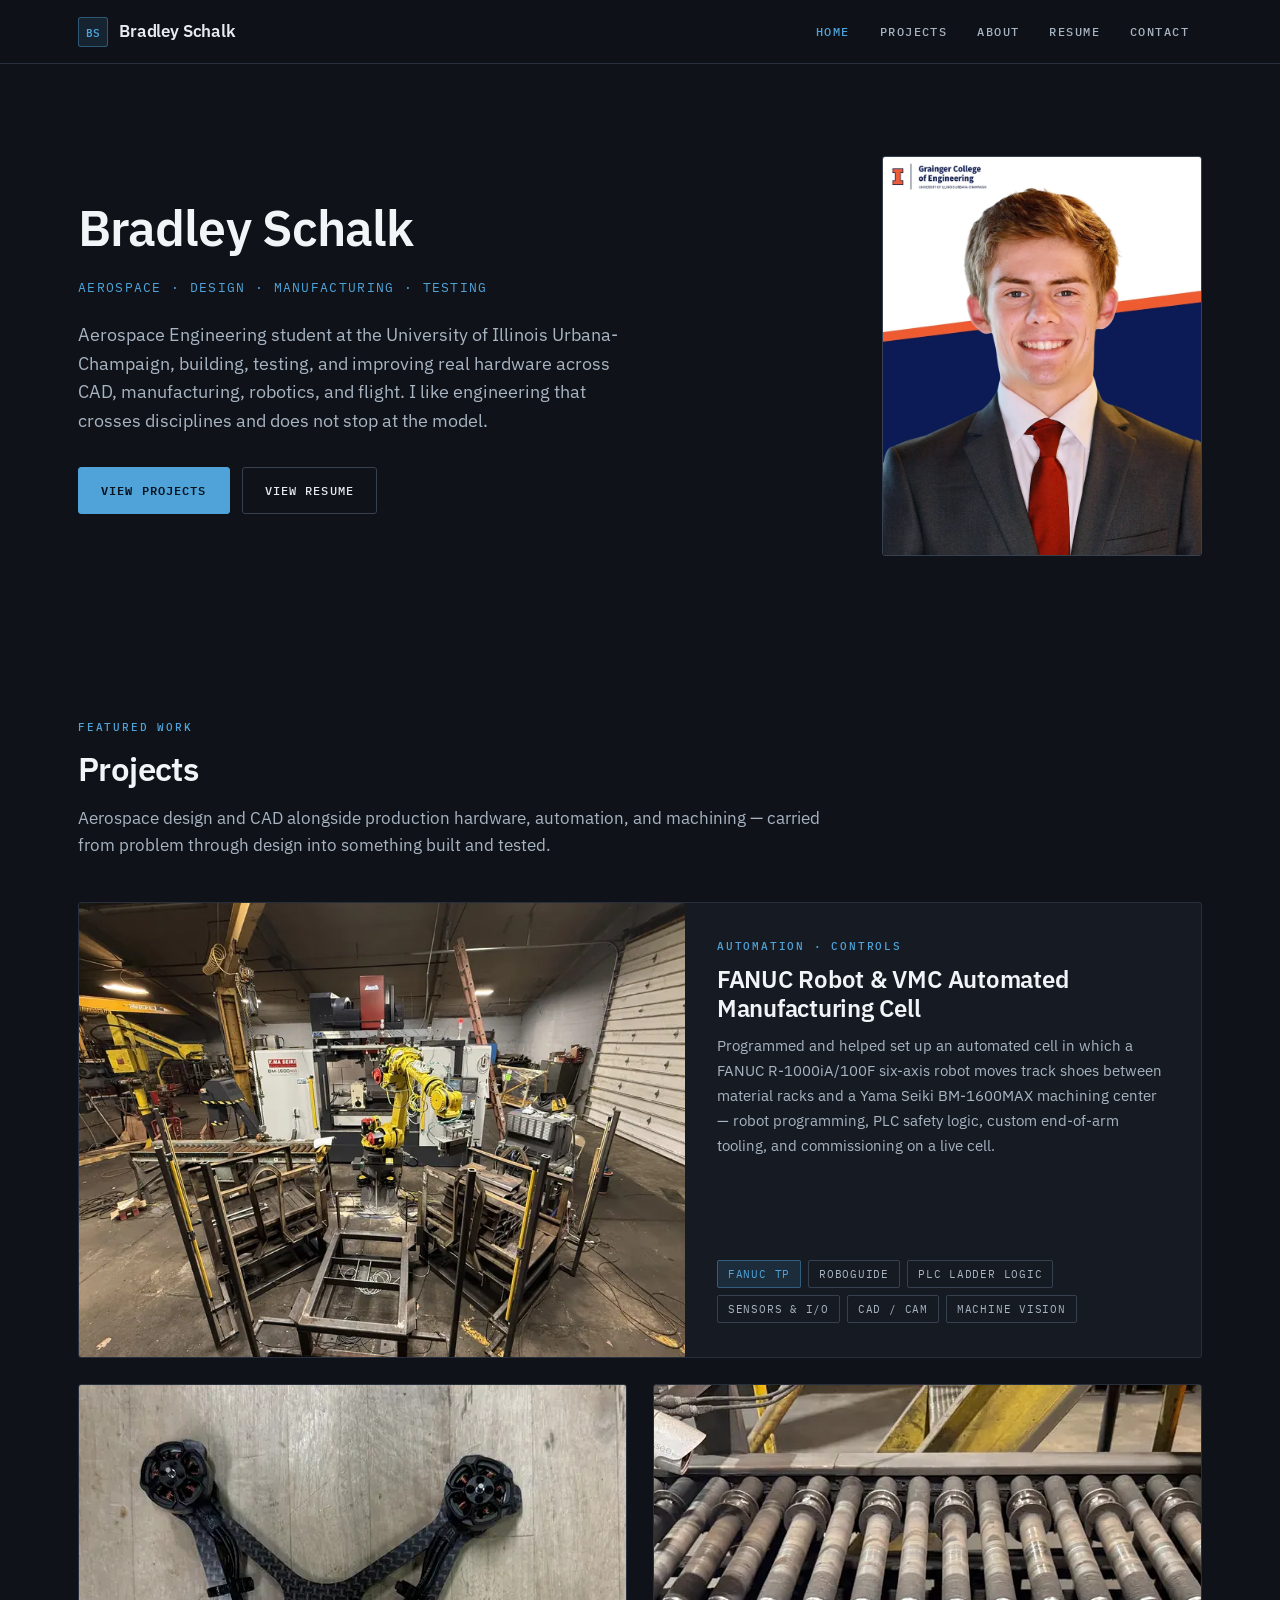
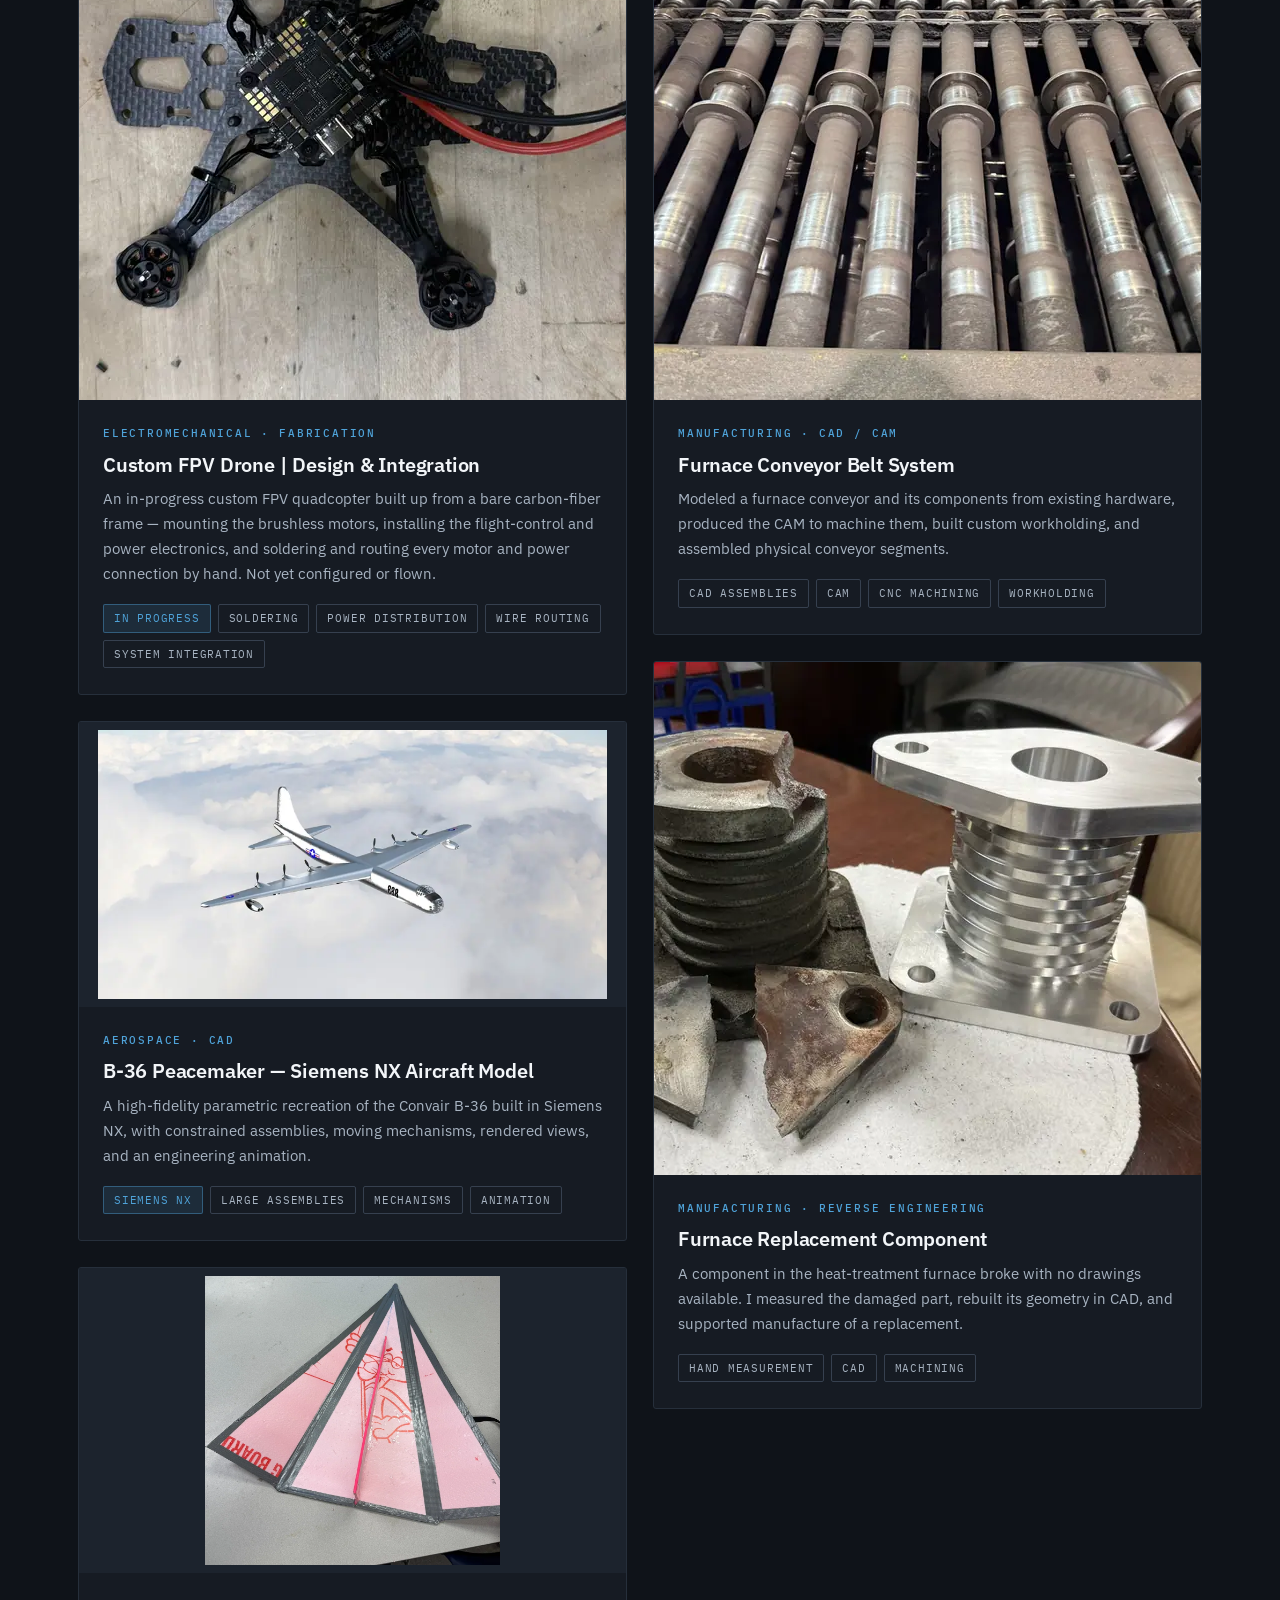
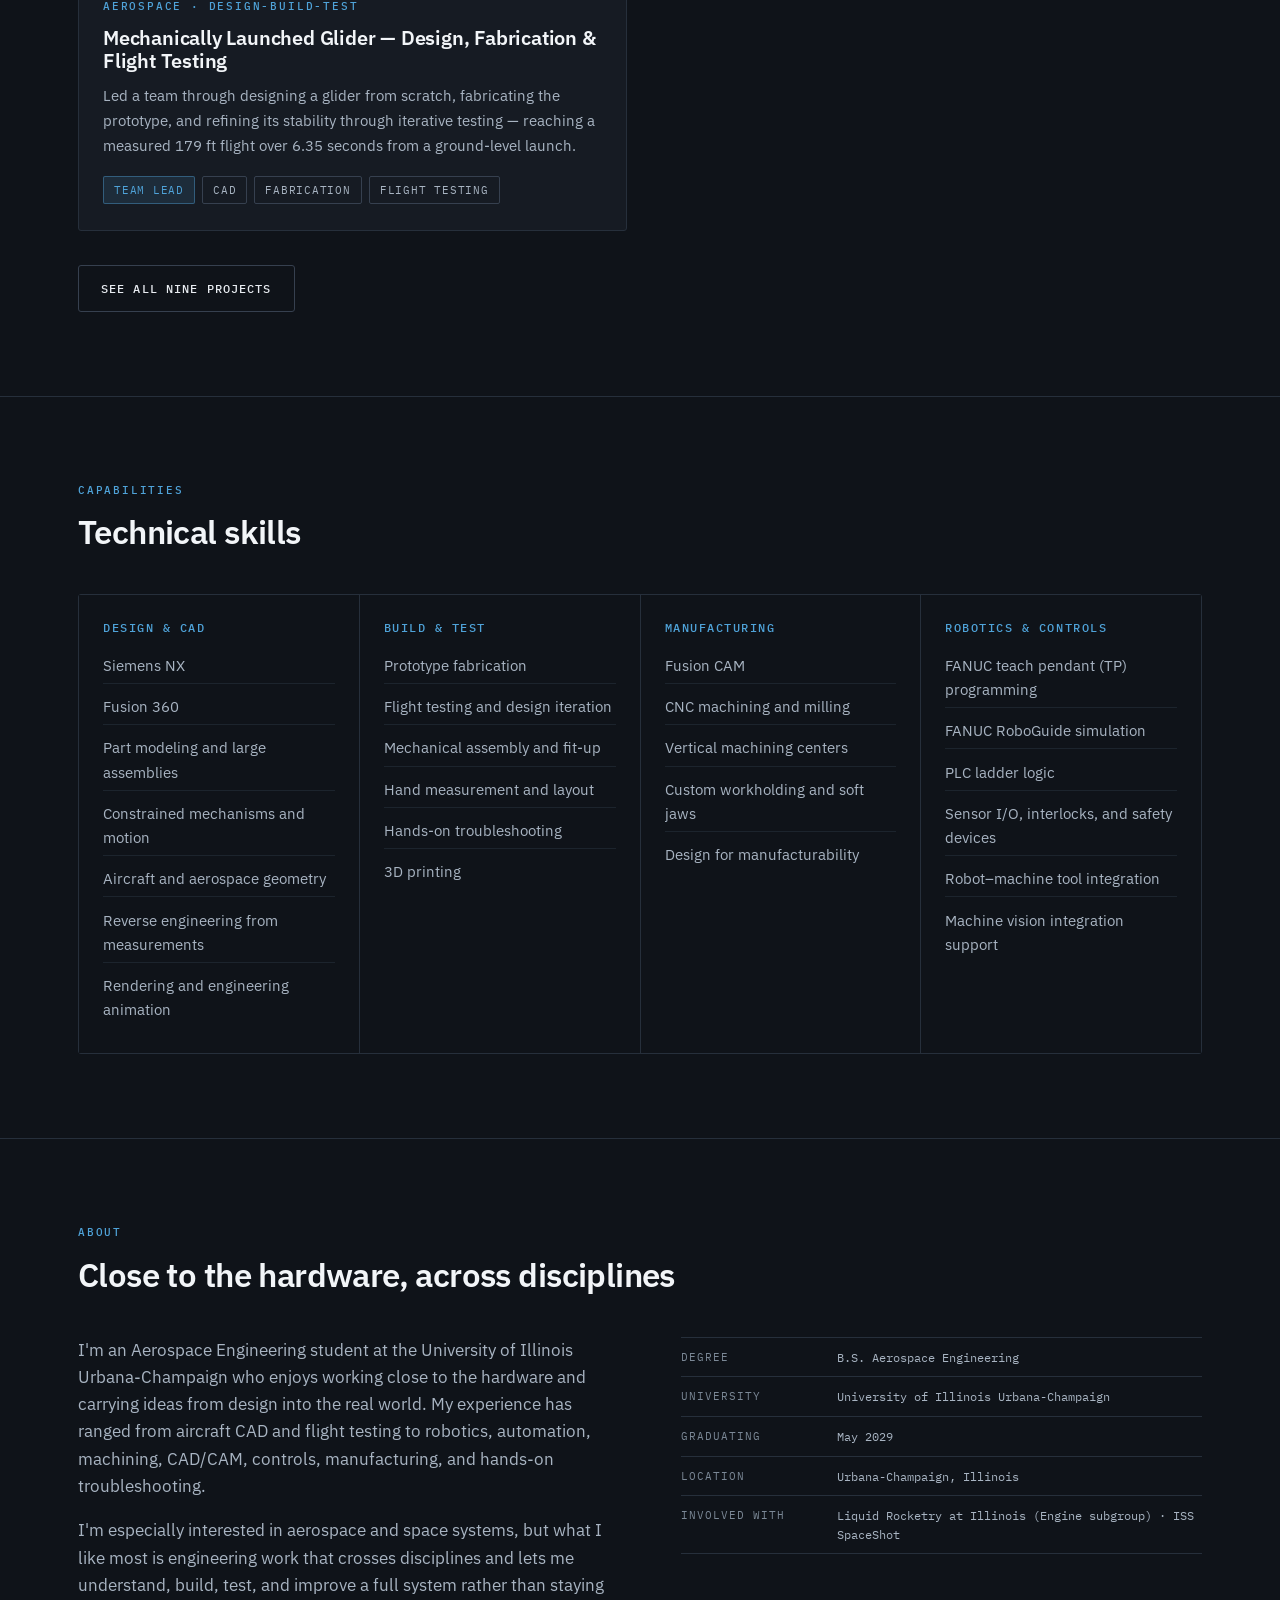
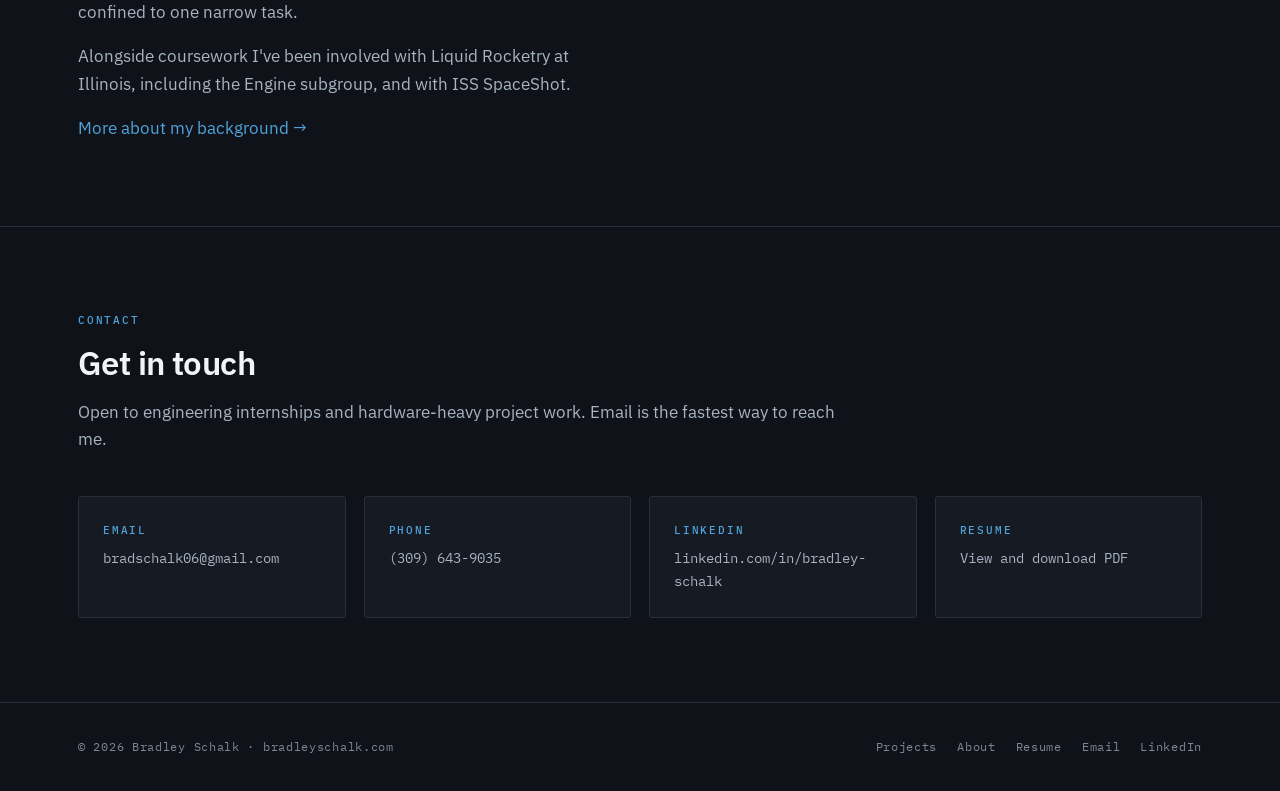
<file: index.html>
<!DOCTYPE html>
<html lang="en">
<head>
<!-- Google tag (gtag.js) -->
<script async src="https://www.googletagmanager.com/gtag/js?id=G-TMHKS1FG67"></script>
<script>
  window.dataLayer = window.dataLayer || [];
  function gtag(){dataLayer.push(arguments);}
  gtag('js', new Date());

  gtag('config', 'G-TMHKS1FG67');
</script>
<meta charset="utf-8">
<meta name="viewport" content="width=device-width, initial-scale=1">

<title>Bradley Schalk | Aerospace Engineering Portfolio</title>
<meta name="description" content="Aerospace Engineering portfolio of Bradley Schalk featuring aircraft CAD, flight testing, robotics, manufacturing, CAD/CAM, mechanical design, automation, and hands-on engineering projects.">
<meta name="author" content="Bradley Schalk">

<!-- Canonical + Open Graph URLs. Run ./set-domain.sh <your-domain> to fill these in. -->
<link rel="canonical" href="https://bradleyschalk.com/">

<meta property="og:site_name" content="bradleyschalk.com">
<meta property="og:type" content="website">
<meta property="og:title" content="Bradley Schalk | Aerospace Engineering Portfolio">
<meta property="og:description" content="Aerospace Engineering student turning designs into real hardware — aircraft CAD, flight testing, robotics, automation, CAD/CAM, and machining.">
<meta property="og:image" content="https://bradleyschalk.com/assets/images/og-image.jpg">
<meta property="og:url" content="https://bradleyschalk.com/">
<meta name="twitter:card" content="summary_large_image">

<link rel="icon" href="favicon.svg" type="image/svg+xml">

<link rel="preconnect" href="https://fonts.googleapis.com">
<link rel="preconnect" href="https://fonts.gstatic.com" crossorigin>
<link href="https://fonts.googleapis.com/css2?family=IBM+Plex+Mono:wght@400;500;600&family=IBM+Plex+Sans:wght@400;500;600;700&display=swap" rel="stylesheet">
<link rel="stylesheet" href="css/styles.css">

<script type="application/ld+json">
{
  "@context": "https://schema.org",
  "@type": "Person",
  "name": "Bradley Schalk",
  "description": "Aerospace Engineering student at the University of Illinois Urbana-Champaign working across design, manufacturing, testing, and hands-on hardware.",
  "email": "bradschalk06@gmail.com",
  "address": {
    "@type": "PostalAddress",
    "addressLocality": "Urbana-Champaign",
    "addressRegion": "IL",
    "addressCountry": "US"
  },
  "alumniOf": {
    "@type": "CollegeOrUniversity",
    "name": "University of Illinois Urbana-Champaign"
  },
  "sameAs": ["https://www.linkedin.com/in/bradley-schalk"]
}
</script>
</head>

<body>
<a class="skip-link" href="#main">Skip to content</a>

<!-- ============================= NAVIGATION ============================= -->
<header class="nav">
  <div class="wrap nav__inner">
    <a class="nav__brand" href="index.html">
      <span class="nav__mark" aria-hidden="true">BS</span>
      Bradley Schalk
    </a>

    <button class="nav__toggle" type="button" aria-expanded="false" aria-controls="nav-links" aria-label="Toggle navigation">
      <svg class="icon-open" viewBox="0 0 24 24" fill="none" stroke="currentColor" stroke-width="2" aria-hidden="true"><path d="M3 6h18M3 12h18M3 18h18"/></svg>
      <svg class="icon-close" viewBox="0 0 24 24" fill="none" stroke="currentColor" stroke-width="2" aria-hidden="true"><path d="M18 6L6 18M6 6l12 12"/></svg>
    </button>

    <nav class="nav__links" id="nav-links" aria-label="Main">
      <a class="nav__link" href="index.html" aria-current="page">Home</a>
      <a class="nav__link" href="projects/index.html">Projects</a>
      <a class="nav__link" href="about.html">About</a>
      <a class="nav__link" href="resume.html">Resume</a>
      <a class="nav__link" href="contact.html">Contact</a>
    </nav>
  </div>
</header>

<main id="main">

  <!-- ================================ HERO ============================== -->
  <section class="hero">
    <div class="wrap hero__grid">
      <div>
        <h1>Bradley Schalk</h1>
        <p class="hero__role">Aerospace &middot; Design &middot; Manufacturing &middot; Testing</p>
        <p class="hero__lead">
          Aerospace Engineering student at the University of Illinois Urbana-Champaign,
          building, testing, and improving real hardware across CAD, manufacturing,
          robotics, and flight. I like engineering that crosses disciplines and does not
          stop at the model.
        </p>
        <div class="btn-row">
          <a class="btn btn--primary" href="projects/index.html">View projects</a>
          <a class="btn" href="resume.html">View resume</a>
        </div>
      </div>

      <figure class="hero__figure">
        <img src="assets/images/about/portrait.webp"
             alt="Portrait of Bradley Schalk."
             width="800" height="1000" fetchpriority="high" decoding="async">
      </figure>
    </div>
  </section>

  <!-- ========================= FEATURED PROJECTS ======================== -->
  <section class="section" id="projects">
    <div class="wrap">
      <div class="section__head">
        <span class="eyebrow">Featured work</span>
        <h2>Projects</h2>
        <p>
          Aerospace design and CAD alongside production hardware, automation, and
          machining &mdash; carried from problem through design into something built and
          tested.
        </p>
      </div>

      <div class="pgrid">

        <!-- ---------------------- FLAGSHIP PROJECT ---------------------- -->
        <article class="pcard pcard--flagship">
          <div class="pcard__media">
            <img src="assets/images/robot-cell/cell-overview-thumb.webp"
                 alt="FANUC R-1000iA/100F robot and Yama Seiki BM-1600MAX vertical machining center in the automated track shoe cell."
                 loading="lazy" decoding="async" width="820" height="615">
          </div>
          <div class="pcard__body">
            <span class="eyebrow">Automation &middot; Controls</span>
            <h3 class="pcard__title">
              <a href="projects/robot-cell.html">FANUC Robot &amp; VMC Automated Manufacturing Cell</a>
            </h3>
            <p class="pcard__desc">
              Programmed and helped set up an automated cell in which a FANUC
              R-1000iA/100F six-axis robot moves track shoes between material racks and a
              Yama Seiki BM-1600MAX machining center &mdash; robot programming, PLC safety
              logic, custom end-of-arm tooling, and commissioning on a live cell.
            </p>
            <div class="pcard__foot">
              <ul class="tags">
                <li class="tag tag--accent">FANUC TP</li>
                <li class="tag">RoboGuide</li>
                <li class="tag">PLC ladder logic</li>
                <li class="tag">Sensors &amp; I/O</li>
                <li class="tag">CAD / CAM</li>
                <li class="tag">Machine vision</li>
              </ul>
            </div>
          </div>
        </article>

        <div class="pcol">
          <article class="pcard">
            <div class="pcard__media">
              <img src="assets/images/fpv-drone/integrated-airframe-thumb.webp"
                   alt="Custom FPV quadcopter in progress: carbon-fiber airframe with four brushless motors mounted and the flight-control stack wired in."
                   loading="lazy" decoding="async" width="820" height="615">
            </div>
            <div class="pcard__body">
              <span class="eyebrow">Electromechanical &middot; Fabrication</span>
              <h3 class="pcard__title">
                <a href="projects/fpv-drone.html">Custom FPV Drone | Design &amp; Integration</a>
              </h3>
              <p class="pcard__desc">
                An in-progress custom FPV quadcopter built up from a bare carbon-fiber
                frame &mdash; mounting the brushless motors, installing the flight-control
                and power electronics, and soldering and routing every motor and power
                connection by hand. Not yet configured or flown.
              </p>
              <div class="pcard__foot">
                <ul class="tags">
                  <li class="tag tag--accent">In progress</li>
                  <li class="tag">Soldering</li>
                  <li class="tag">Power distribution</li>
                  <li class="tag">Wire routing</li>
                  <li class="tag">System integration</li>
                </ul>
              </div>
            </div>
          </article>

          <article class="pcard">
            <div class="pcard__media pcard__media--fit pcard__media--cine">
              <img src="assets/images/b36-peacemaker/nx-render-front-quarter-thumb.webp"
                   alt="Front-quarter Siemens NX render of the B-36 Peacemaker model above a cloud layer."
                   loading="lazy" decoding="async" width="820" height="434">
            </div>
            <div class="pcard__body">
              <span class="eyebrow">Aerospace &middot; CAD</span>
              <h3 class="pcard__title">
                <a href="projects/b36-peacemaker.html">B-36 Peacemaker &mdash; Siemens NX Aircraft Model</a>
              </h3>
              <p class="pcard__desc">
                A high-fidelity parametric recreation of the Convair B-36 built in Siemens
                NX, with constrained assemblies, moving mechanisms, rendered views, and an
                engineering animation.
              </p>
              <div class="pcard__foot">
                <ul class="tags">
                  <li class="tag tag--accent">Siemens NX</li>
                  <li class="tag">Large assemblies</li>
                  <li class="tag">Mechanisms</li>
                  <li class="tag">Animation</li>
                </ul>
              </div>
            </div>
          </article>
          <article class="pcard">
            <div class="pcard__media pcard__media--fit pcard__media--wide">
              <img src="assets/images/glider/cover-card.webp"
                   alt="The fabricated mechanically launched glider prototype seen head-on, showing the full triangular planform and the centre vertical fin."
                   loading="lazy" decoding="async" width="1100" height="1081">
            </div>
            <div class="pcard__body">
              <span class="eyebrow">Aerospace &middot; Design-build-test</span>
              <h3 class="pcard__title">
                <a href="projects/glider.html">Mechanically Launched Glider &mdash; Design, Fabrication &amp; Flight Testing</a>
              </h3>
              <p class="pcard__desc">
                Led a team through designing a glider from scratch, fabricating the
                prototype, and refining its stability through iterative testing &mdash;
                reaching a measured 179 ft flight over 6.35 seconds from a ground-level
                launch.
              </p>
              <div class="pcard__foot">
                <ul class="tags">
                  <li class="tag tag--accent">Team lead</li>
                  <li class="tag">CAD</li>
                  <li class="tag">Fabrication</li>
                  <li class="tag">Flight testing</li>
                </ul>
              </div>
            </div>
          </article>
        </div>

        <div class="pcol">
          <article class="pcard">
            <div class="pcard__media">
              <img src="assets/images/conveyor/hero-physical-thumb.webp"
                   alt="Physical furnace conveyor roller and chain system used as the basis for the CAD/CAM replacement work."
                   loading="lazy" decoding="async" width="820" height="615">
            </div>
            <div class="pcard__body">
              <span class="eyebrow">Manufacturing &middot; CAD / CAM</span>
              <h3 class="pcard__title">
                <a href="projects/conveyor.html">Furnace Conveyor Belt System</a>
              </h3>
              <p class="pcard__desc">
                Modeled a furnace conveyor and its components from existing hardware,
                produced the CAM to machine them, built custom workholding, and assembled
                physical conveyor segments.
              </p>
              <div class="pcard__foot">
                <ul class="tags">
                  <li class="tag">CAD assemblies</li>
                  <li class="tag">CAM</li>
                  <li class="tag">CNC machining</li>
                  <li class="tag">Workholding</li>
                </ul>
              </div>
            </div>
          </article>
          <article class="pcard">
            <div class="pcard__media">
              <img src="assets/images/furnace-part/original-vs-replacement-cover-thumb.webp"
                   alt="Broken furnace component beside its newly machined replacement, with the fractured flange pieces in front."
                   loading="lazy" decoding="async" width="820" height="513">
            </div>
            <div class="pcard__body">
              <span class="eyebrow">Manufacturing &middot; Reverse engineering</span>
              <h3 class="pcard__title">
                <a href="projects/furnace-part.html">Furnace Replacement Component</a>
              </h3>
              <p class="pcard__desc">
                A component in the heat-treatment furnace broke with no drawings available. I
                measured the damaged part, rebuilt its geometry in CAD, and supported
                manufacture of a replacement.
              </p>
              <div class="pcard__foot">
                <ul class="tags">
                  <li class="tag">Hand measurement</li>
                  <li class="tag">CAD</li>
                  <li class="tag">Machining</li>
                </ul>
              </div>
            </div>
          </article>
        </div>


      </div>

      <div class="btn-row" style="margin-top:34px">
        <a class="btn" href="projects/index.html">See all nine projects</a>
      </div>
    </div>
  </section>

  <!-- ============================== SKILLS ============================== -->
  <section class="section" id="skills">
    <div class="wrap">
      <div class="section__head">
        <span class="eyebrow">Capabilities</span>
        <h2>Technical skills</h2>
      </div>

      <!-- TIP: add any other software you want listed as you pick it up. -->
      <div class="skills">
        <div class="skills__group">
          <h3>Design &amp; CAD</h3>
          <ul>
            <li>Siemens NX</li>
            <li>Fusion 360</li>
            <li>Part modeling and large assemblies</li>
            <li>Constrained mechanisms and motion</li>
            <li>Aircraft and aerospace geometry</li>
            <li>Reverse engineering from measurements</li>
            <li>Rendering and engineering animation</li>
          </ul>
        </div>

        <div class="skills__group">
          <h3>Build &amp; test</h3>
          <ul>
            <li>Prototype fabrication</li>
            <li>Flight testing and design iteration</li>
            <li>Mechanical assembly and fit-up</li>
            <li>Hand measurement and layout</li>
            <li>Hands-on troubleshooting</li>
            <li>3D printing</li>
          </ul>
        </div>

        <div class="skills__group">
          <h3>Manufacturing</h3>
          <ul>
            <li>Fusion CAM</li>
            <li>CNC machining and milling</li>
            <li>Vertical machining centers</li>
            <li>Custom workholding and soft jaws</li>
            <li>Design for manufacturability</li>
          </ul>
        </div>

        <div class="skills__group">
          <h3>Robotics &amp; controls</h3>
          <ul>
            <li>FANUC teach pendant (TP) programming</li>
            <li>FANUC RoboGuide simulation</li>
            <li>PLC ladder logic</li>
            <li>Sensor I/O, interlocks, and safety devices</li>
            <li>Robot&ndash;machine tool integration</li>
            <li>Machine vision integration support</li>
          </ul>
        </div>
      </div>
    </div>
  </section>

  <!-- =============================== ABOUT ============================== -->
  <section class="section" id="about">
    <div class="wrap">
      <div class="section__head">
        <span class="eyebrow">About</span>
        <h2>Close to the hardware, across disciplines</h2>
      </div>

      <div class="hero__grid">
        <div class="prose">
          <p>
            I'm an Aerospace Engineering student at the University of Illinois
            Urbana-Champaign who enjoys working close to the hardware and carrying ideas
            from design into the real world. My experience has ranged from aircraft CAD and
            flight testing to robotics, automation, machining, CAD/CAM, controls,
            manufacturing, and hands-on troubleshooting.
          </p>
          <p>
            I'm especially interested in aerospace and space systems, but what I like most
            is engineering work that crosses disciplines and lets me understand, build,
            test, and improve a full system rather than staying confined to one narrow
            task.
          </p>
          <p>
            Alongside coursework I've been involved with Liquid Rocketry at Illinois,
            including the Engine subgroup, and with ISS SpaceShot.
          </p>
          <p><a href="about.html">More about my background &rarr;</a></p>
        </div>

        <dl class="specs">
          <div class="specs__row">
            <dt class="specs__key">Degree</dt>
            <dd class="specs__val">B.S. Aerospace Engineering</dd>
          </div>
          <div class="specs__row">
            <dt class="specs__key">University</dt>
            <dd class="specs__val">University of Illinois Urbana-Champaign</dd>
          </div>
          <div class="specs__row">
            <dt class="specs__key">Graduating</dt>
            <dd class="specs__val">May 2029</dd>
          </div>
          <div class="specs__row">
            <dt class="specs__key">Location</dt>
            <dd class="specs__val">Urbana-Champaign, Illinois</dd>
          </div>
          <div class="specs__row">
            <dt class="specs__key">Involved with</dt>
            <dd class="specs__val">Liquid Rocketry at Illinois (Engine subgroup) &middot; ISS SpaceShot</dd>
          </div>
        </dl>
      </div>
    </div>
  </section>

  <!-- ============================= CONTACT ============================== -->
  <section class="section" id="contact">
    <div class="wrap">
      <div class="section__head">
        <span class="eyebrow">Contact</span>
        <h2>Get in touch</h2>
        <p>Open to engineering internships and hardware-heavy project work. Email is the fastest way to reach me.</p>
      </div>

      <div class="contact-grid">
        <a class="contact-card" href="mailto:bradschalk06@gmail.com">
          <span class="eyebrow">Email</span>
          <span class="value">bradschalk06@gmail.com</span>
        </a>
        <a class="contact-card" href="tel:+13096439035">
          <span class="eyebrow">Phone</span>
          <span class="value">(309) 643-9035</span>
        </a>
        <a class="contact-card" href="https://www.linkedin.com/in/bradley-schalk" target="_blank" rel="noopener">
          <span class="eyebrow">LinkedIn</span>
          <span class="value">linkedin.com/in/bradley-schalk</span>
        </a>
        <a class="contact-card" href="resume.html">
          <span class="eyebrow">Resume</span>
          <span class="value">View and download PDF</span>
        </a>
      </div>
    </div>
  </section>

</main>

<!-- ================================ FOOTER =============================== -->
<footer class="footer">
  <div class="wrap footer__inner">
    <span>&copy; <span id="year">2026</span> Bradley Schalk &middot; bradleyschalk.com</span>
    <nav class="footer__links" aria-label="Footer">
      <a href="projects/index.html">Projects</a>
      <a href="about.html">About</a>
      <a href="resume.html">Resume</a>
      <a href="mailto:bradschalk06@gmail.com">Email</a>
      <a href="https://www.linkedin.com/in/bradley-schalk" target="_blank" rel="noopener">LinkedIn</a>
    </nav>
  </div>
</footer>

<script src="js/script.js"></script>
<script>document.getElementById("year").textContent = new Date().getFullYear();</script>
</body>
</html>
</file>
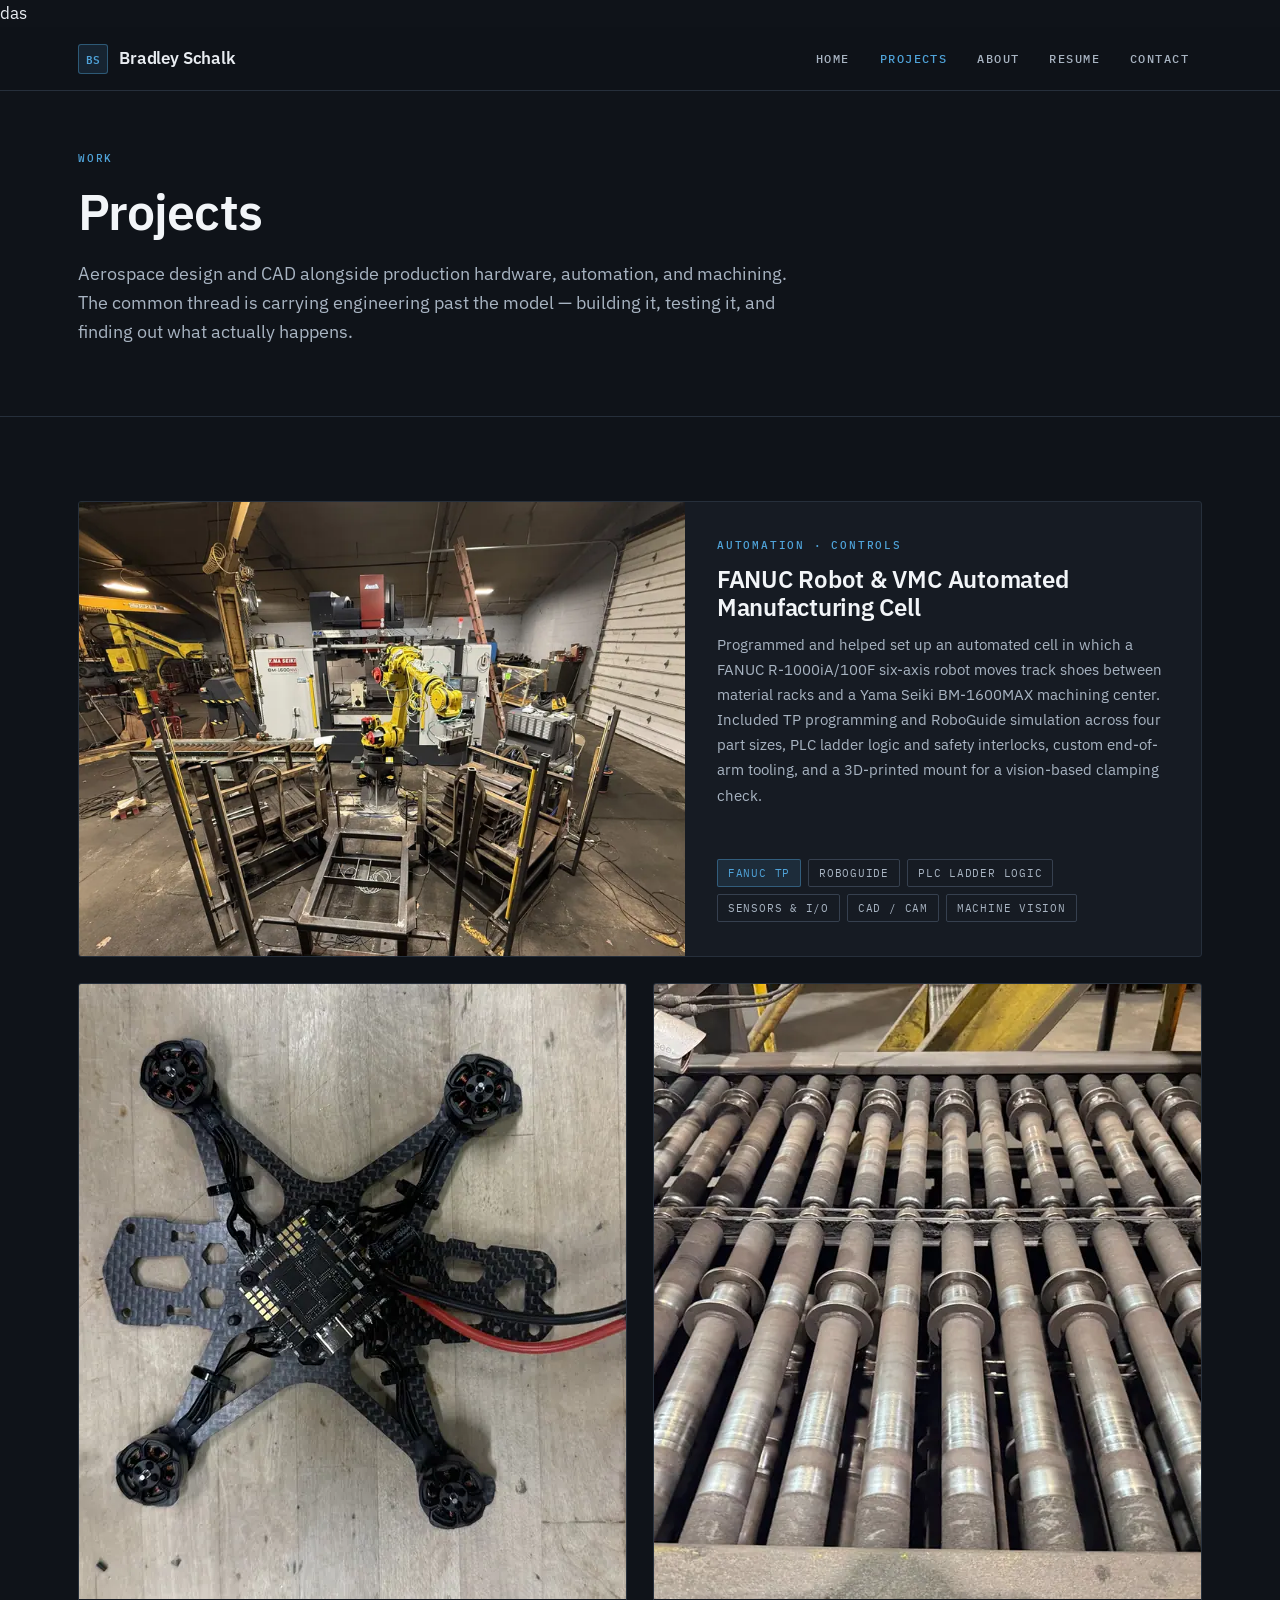
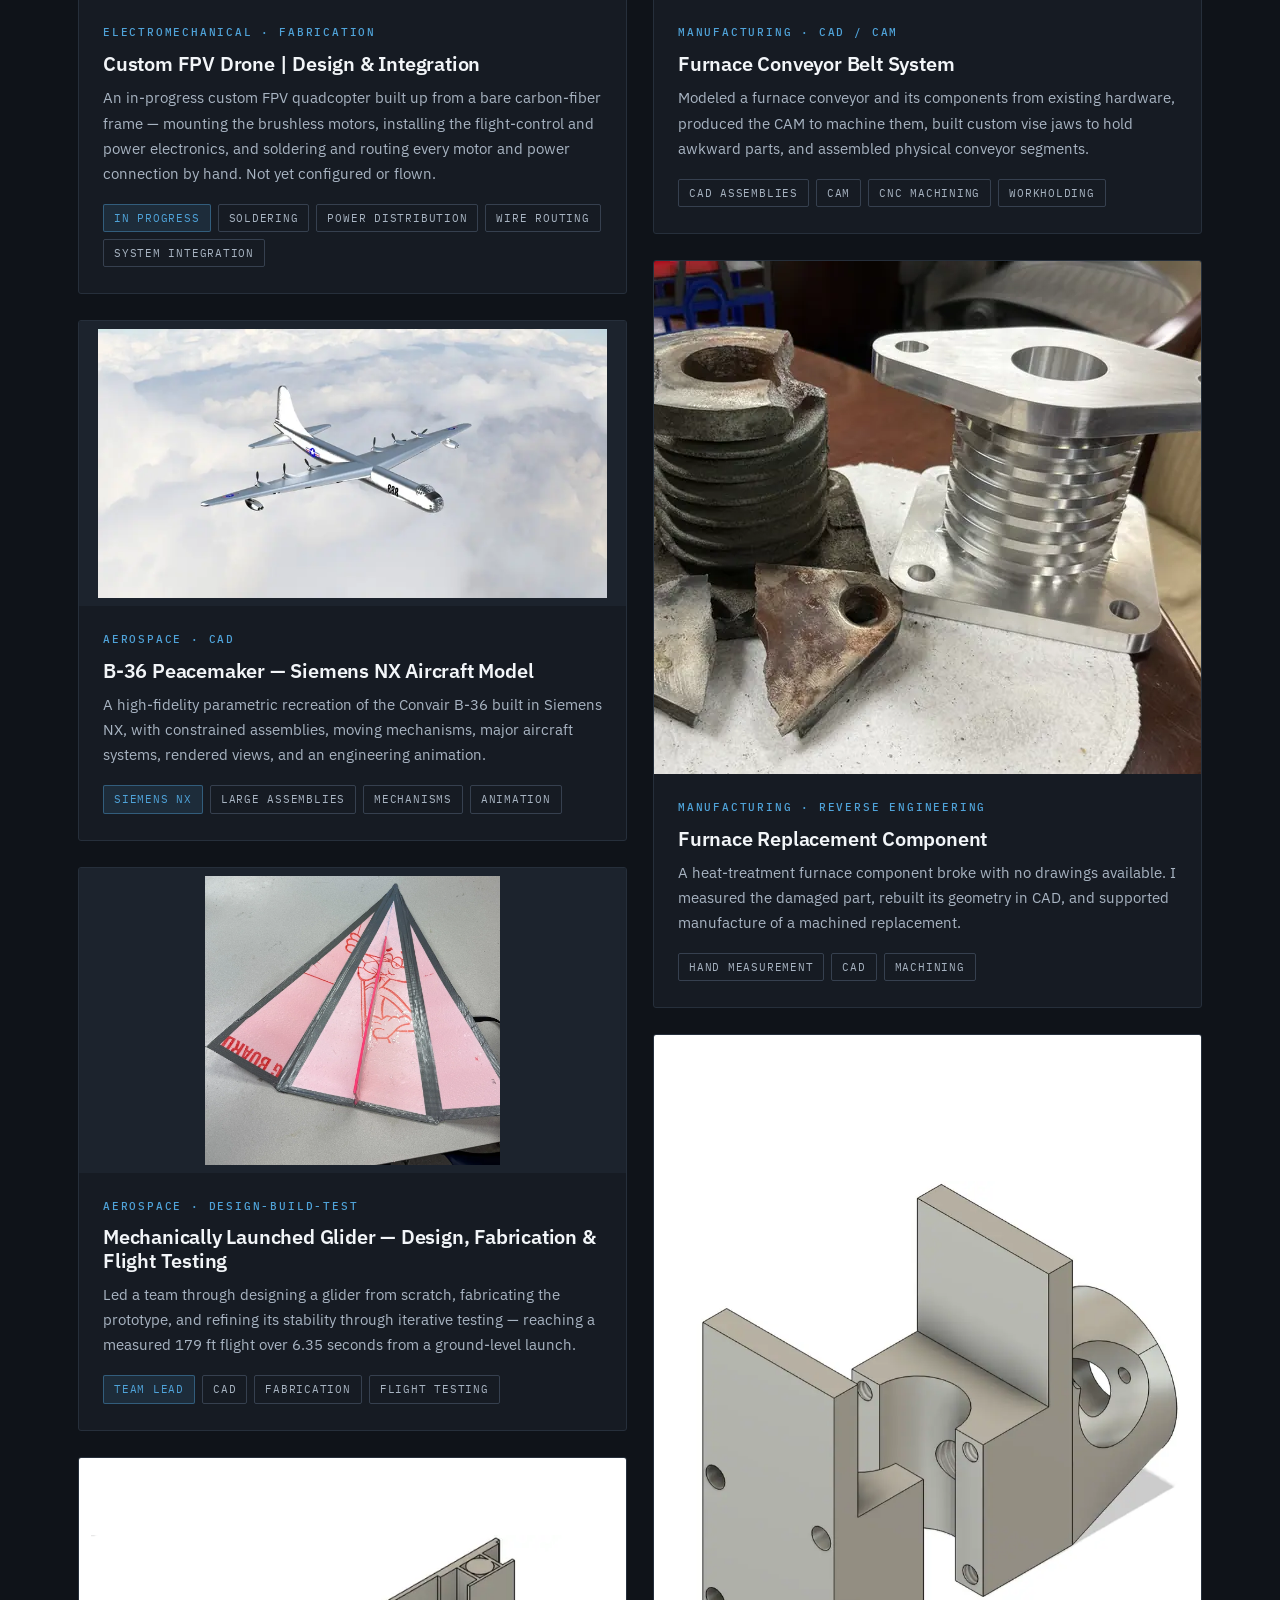
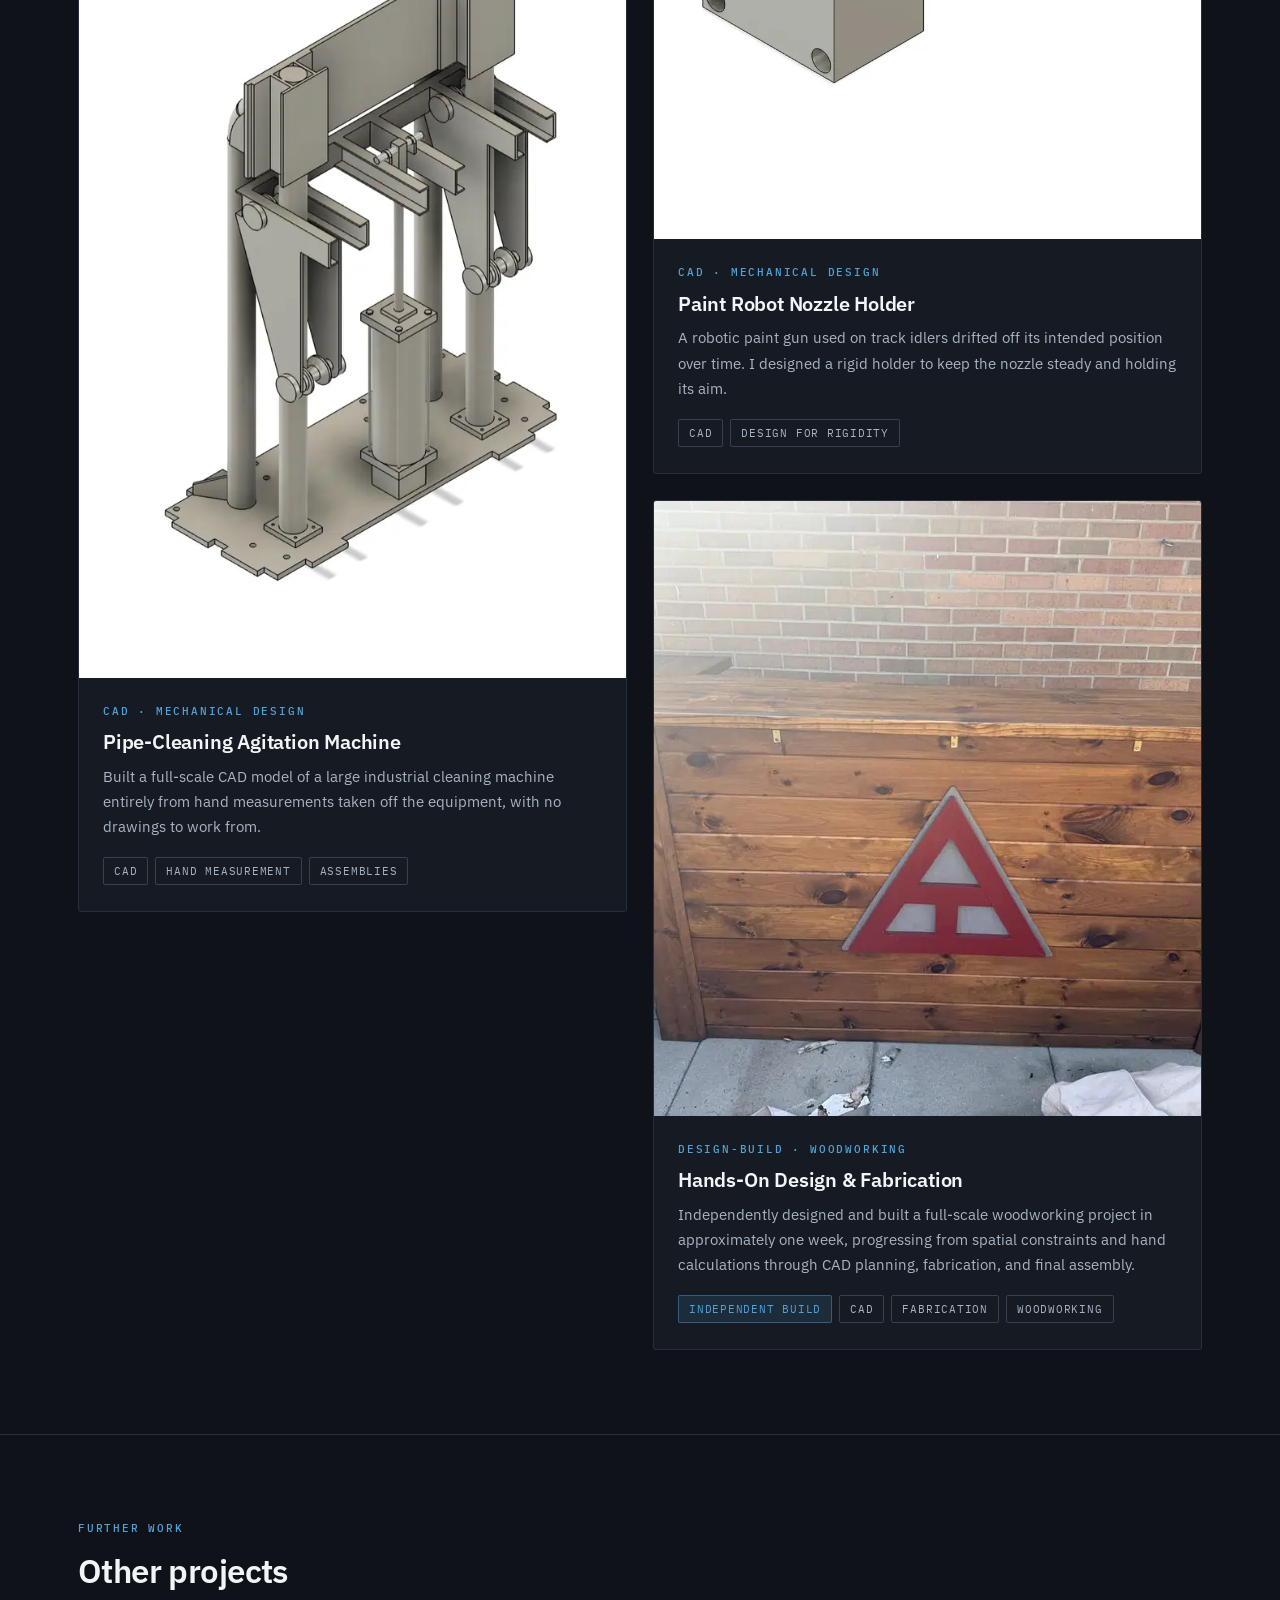
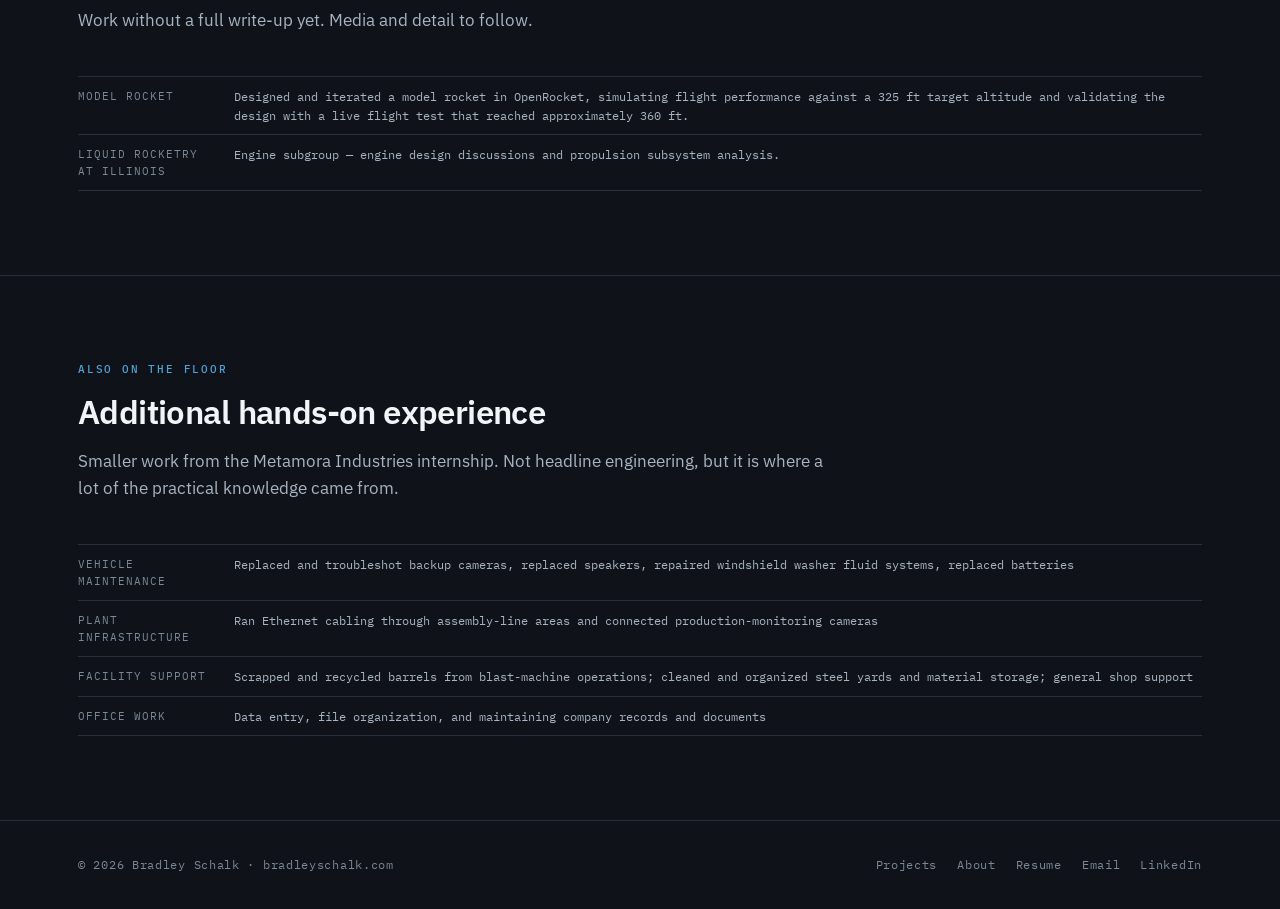
<file: projects/index.html>
<!DOCTYPE html>
<html lang="en">
<head>
<!-- Google tag (gtag.js) -->
<script async src="https://www.googletagmanager.com/gtag/js?id=G-TMHKS1FG67"></script>
<script>
  window.dataLayer = window.dataLayer || [];
  function gtag(){dataLayer.push(arguments);}
  gtag('js', new Date());

  gtag('config', 'G-TMHKS1FG67');
</script>
<meta charset="utf-8">
<meta name="viewport" content="width=device-width, initial-scale=1">

<title>Projects | Bradley Schalk</title>
<meta name="description" content="Engineering projects by Bradley Schalk: aircraft CAD in Siemens NX, glider design and flight testing, industrial robot cell programming, CAD/CAM and machining, reverse engineering, and mechanical design.">

<link rel="canonical" href="https://bradleyschalk.com/projects/">
<meta property="og:site_name" content="bradleyschalk.com">
<meta property="og:type" content="website">
<meta property="og:title" content="Projects | Bradley Schalk">
<meta property="og:description" content="Aerospace CAD, flight testing, industrial automation, CAD/CAM, machining, and mechanical design.">
<meta property="og:image" content="https://bradleyschalk.com/assets/images/og-image.jpg">
    das
<link rel="icon" href="../favicon.svg" type="image/svg+xml">
<link rel="preconnect" href="https://fonts.googleapis.com">
<link rel="preconnect" href="https://fonts.gstatic.com" crossorigin>
<link href="https://fonts.googleapis.com/css2?family=IBM+Plex+Mono:wght@400;500;600&family=IBM+Plex+Sans:wght@400;500;600;700&display=swap" rel="stylesheet">
<link rel="stylesheet" href="../css/styles.css">
</head>

<body>
<a class="skip-link" href="#main">Skip to content</a>

<header class="nav">
  <div class="wrap nav__inner">
    <a class="nav__brand" href="../index.html">
      <span class="nav__mark" aria-hidden="true">BS</span>
      Bradley Schalk
    </a>
    <button class="nav__toggle" type="button" aria-expanded="false" aria-controls="nav-links" aria-label="Toggle navigation">
      <svg class="icon-open" viewBox="0 0 24 24" fill="none" stroke="currentColor" stroke-width="2" aria-hidden="true"><path d="M3 6h18M3 12h18M3 18h18"/></svg>
      <svg class="icon-close" viewBox="0 0 24 24" fill="none" stroke="currentColor" stroke-width="2" aria-hidden="true"><path d="M18 6L6 18M6 6l12 12"/></svg>
    </button>
    <nav class="nav__links" id="nav-links" aria-label="Main">
      <a class="nav__link" href="../index.html">Home</a>
      <a class="nav__link" href="index.html" aria-current="page">Projects</a>
      <a class="nav__link" href="../about.html">About</a>
      <a class="nav__link" href="../resume.html">Resume</a>
      <a class="nav__link" href="../contact.html">Contact</a>
    </nav>
  </div>
</header>

<main id="main">

  <div class="phead">
    <div class="wrap">
      <span class="eyebrow">Work</span>
      <h1>Projects</h1>
      <p class="lead">
        Aerospace design and CAD alongside production hardware, automation, and machining.
        The common thread is carrying engineering past the model &mdash; building it,
        testing it, and finding out what actually happens.
      </p>
    </div>
  </div>

  <section class="section">
    <div class="wrap">
      <div class="pgrid">

        <!-- ============================================================
             PROJECT CARD TEMPLATE — copy this block to add a new project.
             1. Duplicate one <article class="pcard"> ... </article> below
             2. Point the <img> at assets/images/<your-project>/<name>-thumb.webp
                (add pcard__media--contain on the div for CAD renders)
             3. Point the title link at your new page in this folder
             4. Copy an existing project page as the starting HTML
             ============================================================ -->

        <!-- 1 — FANUC automation cell (flagship) -->
        <article class="pcard pcard--flagship">
          <div class="pcard__media">
            <img src="../assets/images/robot-cell/cell-overview-thumb.webp"
                 alt="FANUC R-1000iA/100F robot and Yama Seiki BM-1600MAX vertical machining center in the automated track shoe cell."
                 loading="lazy" decoding="async" width="820" height="615">
          </div>
          <div class="pcard__body">
            <span class="eyebrow">Automation &middot; Controls</span>
            <h3 class="pcard__title">
              <a href="robot-cell.html">FANUC Robot &amp; VMC Automated Manufacturing Cell</a>
            </h3>
            <p class="pcard__desc">
              Programmed and helped set up an automated cell in which a FANUC
              R-1000iA/100F six-axis robot moves track shoes between material racks and a
              Yama Seiki BM-1600MAX machining center. Included TP programming and
              RoboGuide simulation across four part sizes, PLC ladder logic and safety
              interlocks, custom end-of-arm tooling, and a 3D-printed mount for a
              vision-based clamping check.
            </p>
            <div class="pcard__foot">
              <ul class="tags">
                <li class="tag tag--accent">FANUC TP</li>
                <li class="tag">RoboGuide</li>
                <li class="tag">PLC ladder logic</li>
                <li class="tag">Sensors &amp; I/O</li>
                <li class="tag">CAD / CAM</li>
                <li class="tag">Machine vision</li>
              </ul>
            </div>
          </div>
        </article>

        <div class="pcol">
          <article class="pcard">
            <div class="pcard__media">
              <img src="../assets/images/fpv-drone/integrated-airframe-thumb.webp"
                   alt="Custom FPV quadcopter in progress: carbon-fiber airframe with four brushless motors mounted and the flight-control stack wired in."
                   loading="lazy" decoding="async" width="820" height="615">
            </div>
            <div class="pcard__body">
              <span class="eyebrow">Electromechanical &middot; Fabrication</span>
              <h3 class="pcard__title">
                <a href="fpv-drone.html">Custom FPV Drone | Design &amp; Integration</a>
              </h3>
              <p class="pcard__desc">
                An in-progress custom FPV quadcopter built up from a bare carbon-fiber
                frame &mdash; mounting the brushless motors, installing the flight-control
                and power electronics, and soldering and routing every motor and power
                connection by hand. Not yet configured or flown.
              </p>
              <div class="pcard__foot">
                <ul class="tags">
                  <li class="tag tag--accent">In progress</li>
                  <li class="tag">Soldering</li>
                  <li class="tag">Power distribution</li>
                  <li class="tag">Wire routing</li>
                  <li class="tag">System integration</li>
                </ul>
              </div>
            </div>
          </article>

          <article class="pcard">
            <div class="pcard__media pcard__media--fit pcard__media--cine">
              <img src="../assets/images/b36-peacemaker/nx-render-front-quarter-thumb.webp"
                   alt="Front-quarter Siemens NX render of the B-36 Peacemaker model above a cloud layer."
                   loading="lazy" decoding="async" width="820" height="434">
            </div>
            <div class="pcard__body">
              <span class="eyebrow">Aerospace &middot; CAD</span>
              <h3 class="pcard__title"><a href="b36-peacemaker.html">B-36 Peacemaker &mdash; Siemens NX Aircraft Model</a></h3>
              <p class="pcard__desc">
                A high-fidelity parametric recreation of the Convair B-36 built in Siemens
                NX, with constrained assemblies, moving mechanisms, major aircraft systems,
                rendered views, and an engineering animation.
              </p>
              <div class="pcard__foot">
                <ul class="tags">
                  <li class="tag tag--accent">Siemens NX</li>
                  <li class="tag">Large assemblies</li>
                  <li class="tag">Mechanisms</li>
                  <li class="tag">Animation</li>
                </ul>
              </div>
            </div>
          </article>
          <article class="pcard">
            <div class="pcard__media pcard__media--fit pcard__media--wide">
              <img src="../assets/images/glider/cover-card.webp"
                   alt="The fabricated mechanically launched glider prototype seen head-on, showing the full triangular planform and the centre vertical fin."
                   loading="lazy" decoding="async" width="1100" height="1081">
            </div>
            <div class="pcard__body">
              <span class="eyebrow">Aerospace &middot; Design-build-test</span>
              <h3 class="pcard__title"><a href="glider.html">Mechanically Launched Glider &mdash; Design, Fabrication &amp; Flight Testing</a></h3>
              <p class="pcard__desc">
                Led a team through designing a glider from scratch, fabricating the
                prototype, and refining its stability through iterative testing &mdash;
                reaching a measured 179 ft flight over 6.35 seconds from a ground-level
                launch.
              </p>
              <div class="pcard__foot">
                <ul class="tags">
                  <li class="tag tag--accent">Team lead</li>
                  <li class="tag">CAD</li>
                  <li class="tag">Fabrication</li>
                  <li class="tag">Flight testing</li>
                </ul>
              </div>
            </div>
          </article>
          <article class="pcard">
            <div class="pcard__media pcard__media--cad">
              <img src="../assets/images/cleaning-machine/machine-cad-thumb.webp"
                   alt="Full-scale CAD reconstruction of the pipe-cleaning agitation machine."
                   loading="lazy" decoding="async" width="645" height="820">
            </div>
            <div class="pcard__body">
              <span class="eyebrow">CAD &middot; Mechanical design</span>
              <h3 class="pcard__title"><a href="cleaning-machine.html">Pipe-Cleaning Agitation Machine</a></h3>
              <p class="pcard__desc">
                Built a full-scale CAD model of a large industrial cleaning machine entirely
                from hand measurements taken off the equipment, with no drawings to work
                from.
              </p>
              <div class="pcard__foot">
                <ul class="tags">
                  <li class="tag">CAD</li>
                  <li class="tag">Hand measurement</li>
                  <li class="tag">Assemblies</li>
                </ul>
              </div>
            </div>
          </article>

        </div>

        <div class="pcol">
          <article class="pcard">
            <div class="pcard__media">
              <img src="../assets/images/conveyor/hero-physical-thumb.webp"
                   alt="Physical furnace conveyor roller and chain system used as the basis for the CAD/CAM replacement work."
                   loading="lazy" decoding="async" width="820" height="615">
            </div>
            <div class="pcard__body">
              <span class="eyebrow">Manufacturing &middot; CAD / CAM</span>
              <h3 class="pcard__title"><a href="conveyor.html">Furnace Conveyor Belt System</a></h3>
              <p class="pcard__desc">
                Modeled a furnace conveyor and its components from existing hardware,
                produced the CAM to machine them, built custom vise jaws to hold awkward
                parts, and assembled physical conveyor segments.
              </p>
              <div class="pcard__foot">
                <ul class="tags">
                  <li class="tag">CAD assemblies</li>
                  <li class="tag">CAM</li>
                  <li class="tag">CNC machining</li>
                  <li class="tag">Workholding</li>
                </ul>
              </div>
            </div>
          </article>
          <article class="pcard">
            <div class="pcard__media">
              <img src="../assets/images/furnace-part/original-vs-replacement-cover-thumb.webp"
                   alt="Broken furnace component beside its newly machined replacement, with the fractured flange pieces in front."
                   loading="lazy" decoding="async" width="820" height="513">
            </div>
            <div class="pcard__body">
              <span class="eyebrow">Manufacturing &middot; Reverse engineering</span>
              <h3 class="pcard__title"><a href="furnace-part.html">Furnace Replacement Component</a></h3>
              <p class="pcard__desc">
                A heat-treatment furnace component broke with no drawings available. I
                measured the damaged part, rebuilt its geometry in CAD, and supported
                manufacture of a machined replacement.
              </p>
              <div class="pcard__foot">
                <ul class="tags">
                  <li class="tag">Hand measurement</li>
                  <li class="tag">CAD</li>
                  <li class="tag">Machining</li>
                </ul>
              </div>
            </div>
          </article>
          <article class="pcard">
            <div class="pcard__media pcard__media--cad">
              <img src="../assets/images/paint-holder/nozzle-holder-cad-thumb.webp"
                   alt="CAD model of the paint robot nozzle holder."
                   loading="lazy" decoding="async" width="820" height="804">
            </div>
            <div class="pcard__body">
              <span class="eyebrow">CAD &middot; Mechanical design</span>
              <h3 class="pcard__title"><a href="paint-holder.html">Paint Robot Nozzle Holder</a></h3>
              <p class="pcard__desc">
                A robotic paint gun used on track idlers drifted off its intended position
                over time. I designed a rigid holder to keep the nozzle steady and holding
                its aim.
              </p>
              <div class="pcard__foot">
                <ul class="tags">
                  <li class="tag">CAD</li>
                  <li class="tag">Design for rigidity</li>
                </ul>
              </div>
            </div>
          </article>

          <article class="pcard">
              <div class="pcard__media">
                  <img class="fabrication-card-img"
                       src="../assets/images/design-fabrication/finished-front-thumb.webp"
                       alt="The finished full-scale timber structure seen from the front, with an overhanging stained top and clad front panel."
                       loading="lazy" decoding="async" width="820" height="615">
              </div>
              <div class="pcard__body">
                  <span class="eyebrow">Design-build &middot; Woodworking</span>
                  <h3 class="pcard__title"><a href="design-fabrication.html">Hands-On Design &amp; Fabrication</a></h3>
                  <p class="pcard__desc">
                      Independently designed and built a full-scale woodworking project in
                      approximately one week, progressing from spatial constraints and hand
                      calculations through CAD planning, fabrication, and final assembly.
                  </p>
                  <div class="pcard__foot">
                      <ul class="tags">
                          <li class="tag tag--accent">Independent build</li>
                          <li class="tag">CAD</li>
                          <li class="tag">Fabrication</li>
                          <li class="tag">Woodworking</li>
                      </ul>
                  </div>
              </div>
          </article>
        </div>


      </div>
    </div>
  </section>

  <!-- ======================= FURTHER PROJECTS ========================== -->
  <section class="section">
    <div class="wrap">
      <div class="section__head">
        <span class="eyebrow">Further work</span>
        <h2>Other projects</h2>
        <p>Work without a full write-up yet. Media and detail to follow.</p>
      </div>

      <dl class="specs">
        <div class="specs__row">
          <dt class="specs__key">Model rocket</dt>
          <dd class="specs__val">Designed and iterated a model rocket in OpenRocket, simulating flight performance against a 325 ft target altitude and validating the design with a live flight test that reached approximately 360 ft.</dd>
        </div>
        <div class="specs__row">
          <dt class="specs__key">Liquid Rocketry at Illinois</dt>
          <dd class="specs__val">Engine subgroup &mdash; engine design discussions and propulsion subsystem analysis.</dd>
        </div>
      </dl>
    </div>
  </section>

  <!-- ==================== ADDITIONAL EXPERIENCE ======================== -->
  <section class="section">
    <div class="wrap">
      <div class="section__head">
        <span class="eyebrow">Also on the floor</span>
        <h2>Additional hands-on experience</h2>
        <p>
          Smaller work from the Metamora Industries internship. Not headline engineering,
          but it is where a lot of the practical knowledge came from.
        </p>
      </div>

      <dl class="specs">
        <div class="specs__row">
          <dt class="specs__key">Vehicle maintenance</dt>
          <dd class="specs__val">Replaced and troubleshot backup cameras, replaced speakers, repaired windshield washer fluid systems, replaced batteries</dd>
        </div>
        <div class="specs__row">
          <dt class="specs__key">Plant infrastructure</dt>
          <dd class="specs__val">Ran Ethernet cabling through assembly-line areas and connected production-monitoring cameras</dd>
        </div>
        <div class="specs__row">
          <dt class="specs__key">Facility support</dt>
          <dd class="specs__val">Scrapped and recycled barrels from blast-machine operations; cleaned and organized steel yards and material storage; general shop support</dd>
        </div>
        <div class="specs__row">
          <dt class="specs__key">Office work</dt>
          <dd class="specs__val">Data entry, file organization, and maintaining company records and documents</dd>
        </div>
      </dl>
    </div>
  </section>

</main>

<footer class="footer">
  <div class="wrap footer__inner">
    <span>&copy; <span id="year">2026</span> Bradley Schalk &middot; bradleyschalk.com</span>
    <nav class="footer__links" aria-label="Footer">
      <a href="index.html">Projects</a>
      <a href="../about.html">About</a>
      <a href="../resume.html">Resume</a>
      <a href="mailto:bradschalk06@gmail.com">Email</a>
      <a href="https://www.linkedin.com/in/bradley-schalk" target="_blank" rel="noopener">LinkedIn</a>
    </nav>
  </div>
</footer>

<script src="../js/script.js"></script>
<script>document.getElementById("year").textContent = new Date().getFullYear();</script>
</body>
</html>
</file>
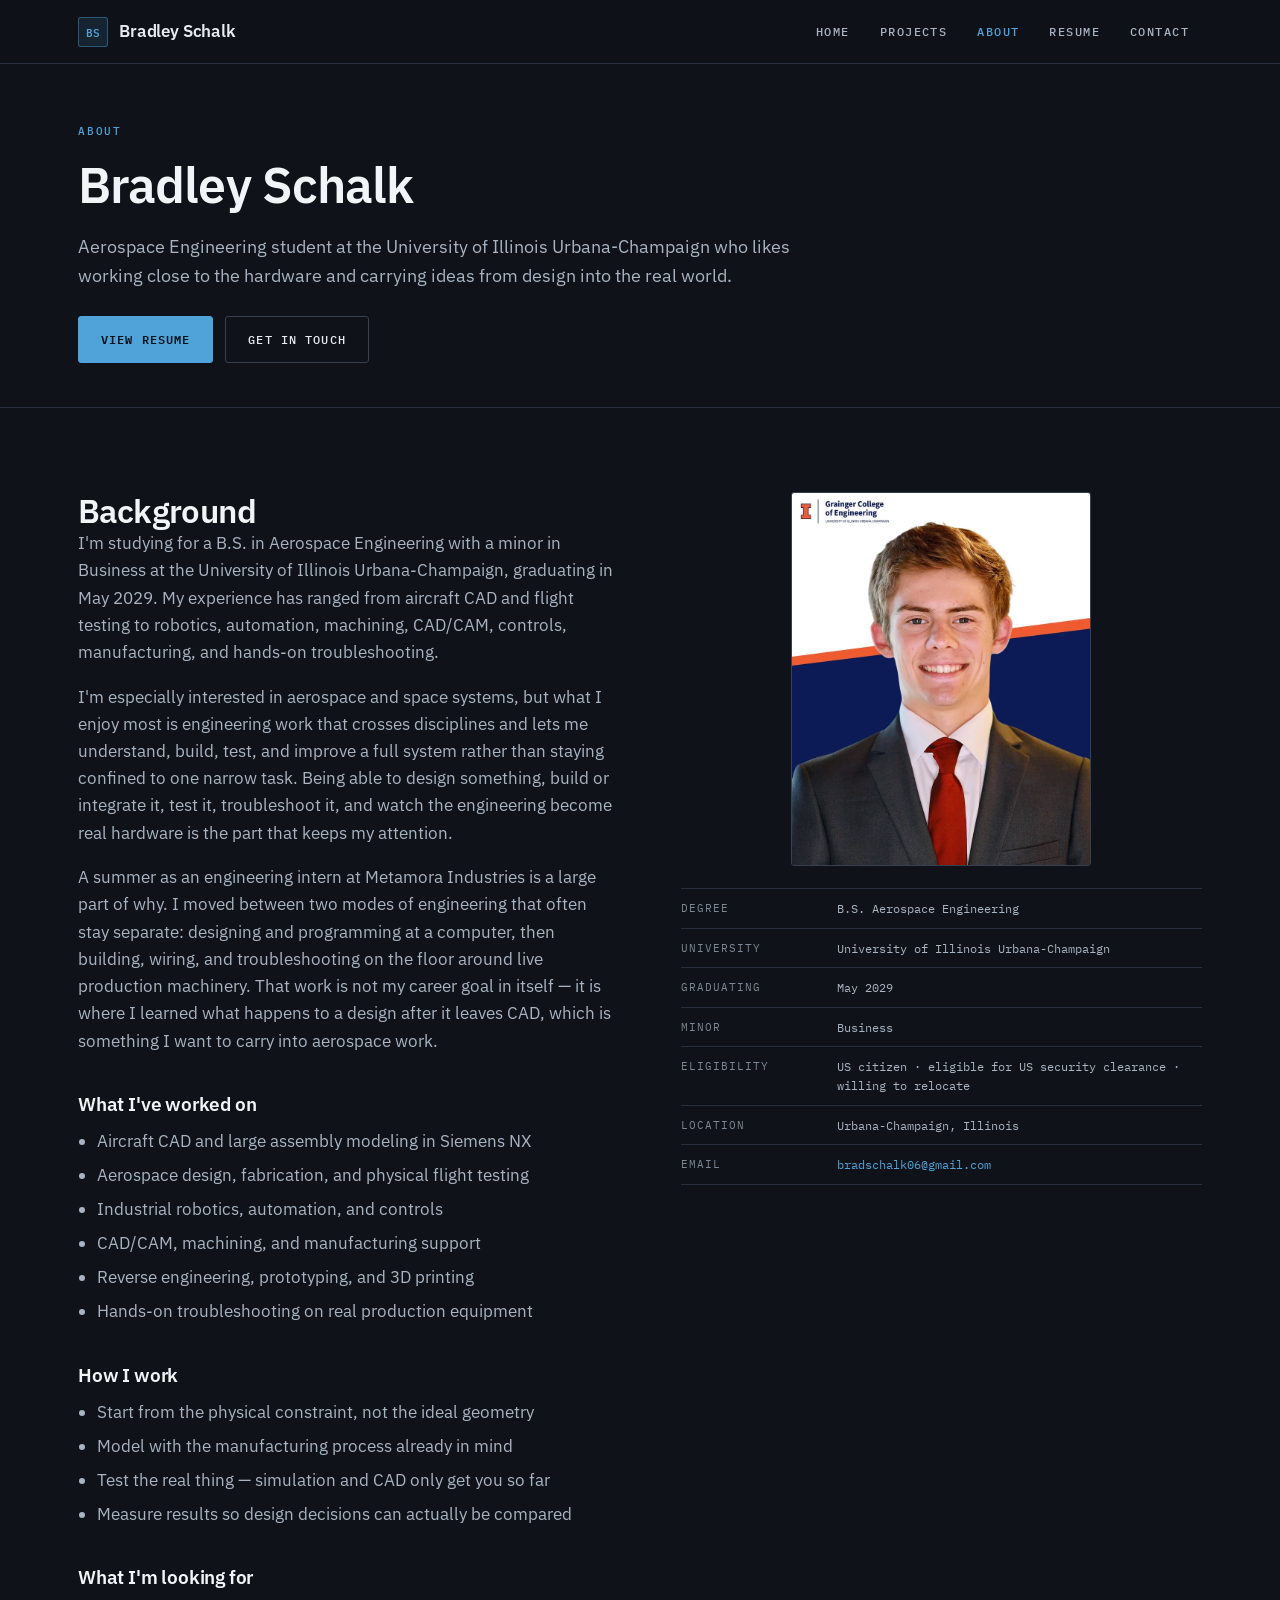
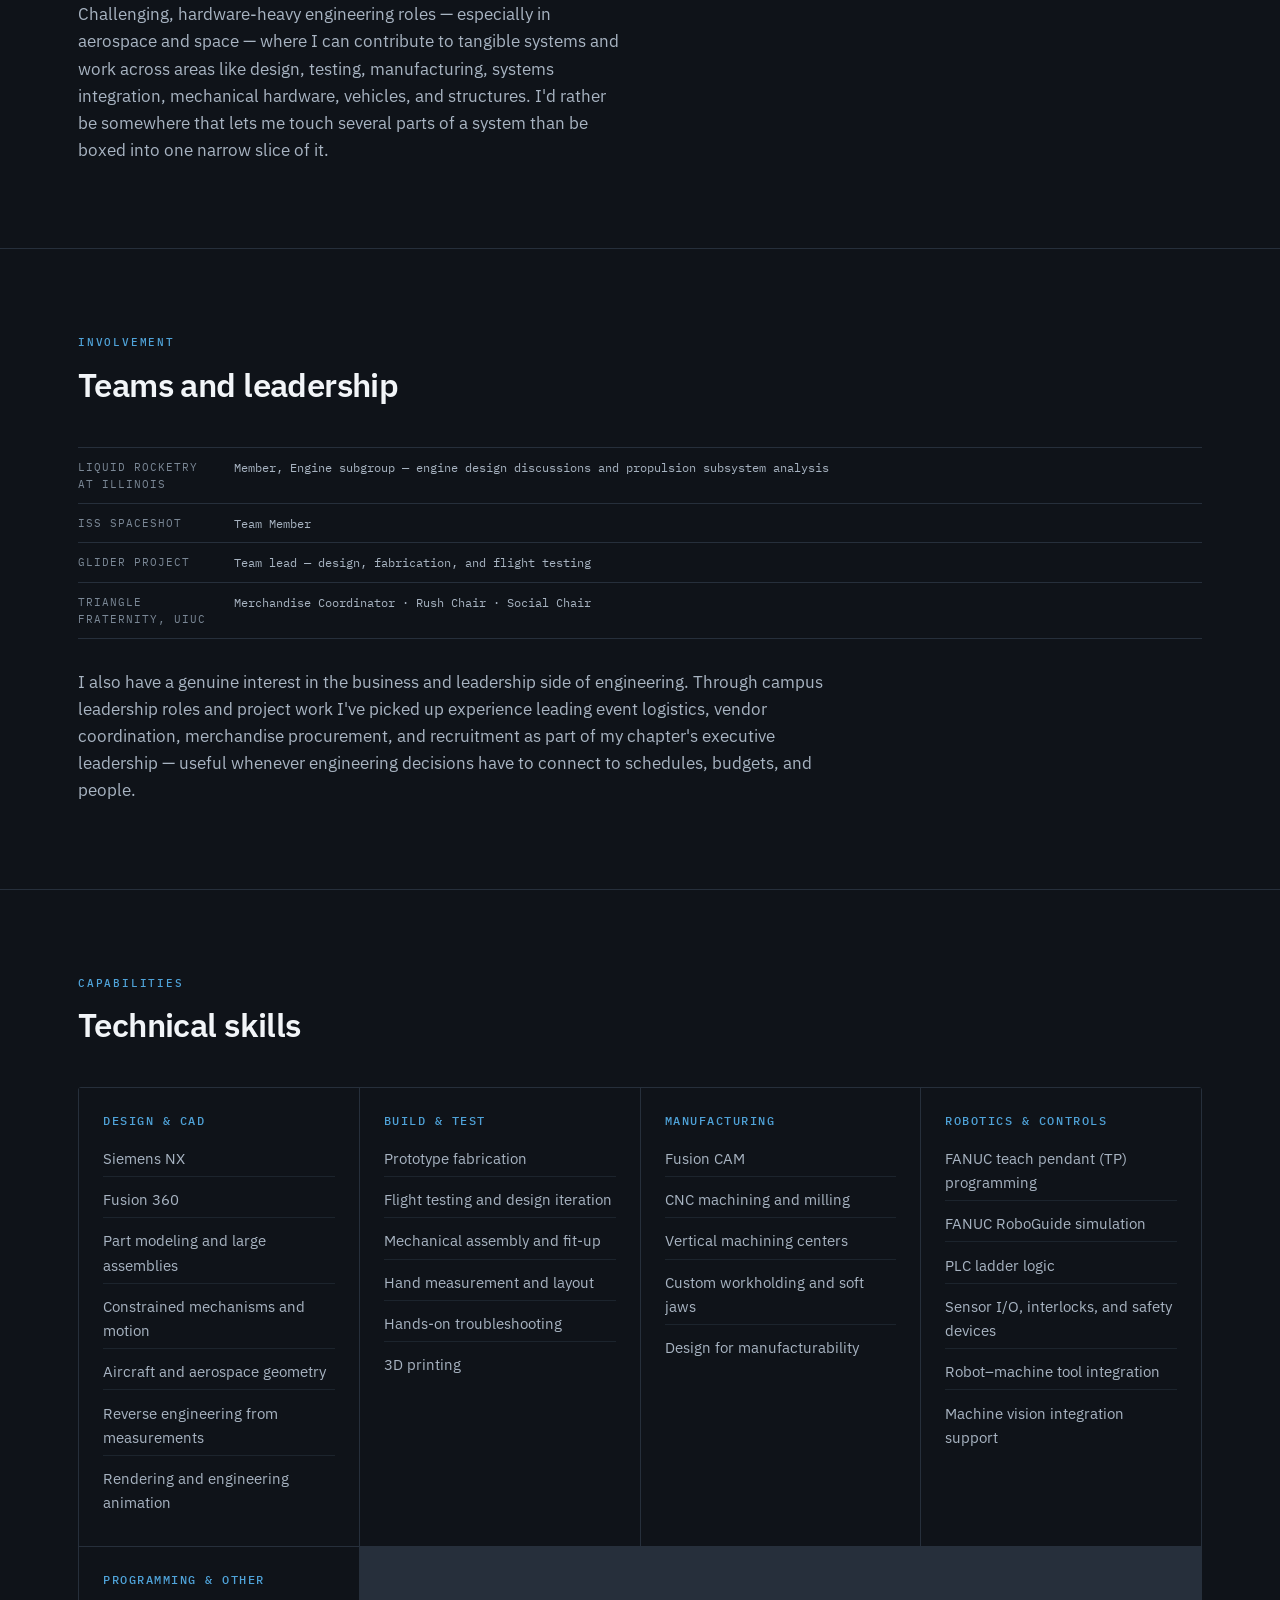
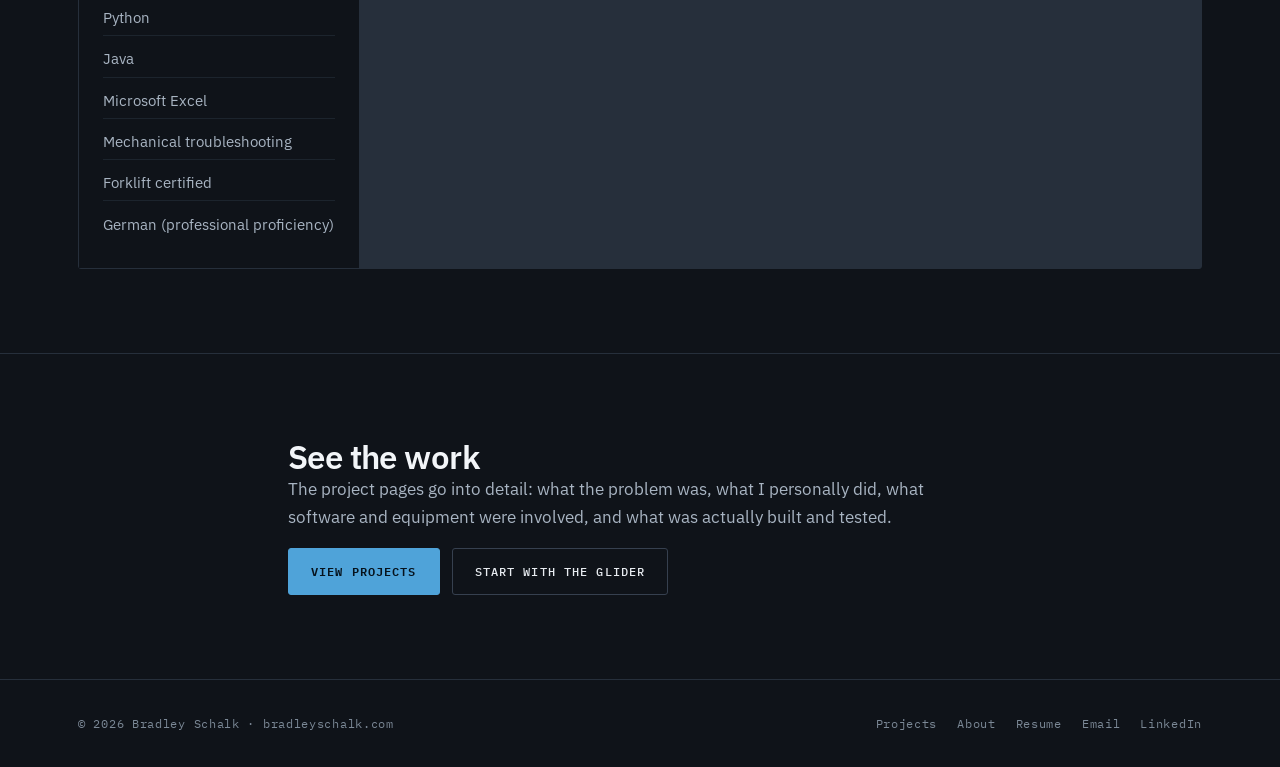
<file: about.html>
<!DOCTYPE html>
<html lang="en">
<head>
<!-- Google tag (gtag.js) -->
<script async src="https://www.googletagmanager.com/gtag/js?id=G-TMHKS1FG67"></script>
<script>
  window.dataLayer = window.dataLayer || [];
  function gtag(){dataLayer.push(arguments);}
  gtag('js', new Date());

  gtag('config', 'G-TMHKS1FG67');
</script>
<meta charset="utf-8">
<meta name="viewport" content="width=device-width, initial-scale=1">

<title>About | Bradley Schalk</title>
<meta name="description" content="Bradley Schalk is an Aerospace Engineering student at the University of Illinois Urbana-Champaign, working across aircraft CAD, flight testing, robotics, automation, machining, and hands-on hardware.">

<link rel="canonical" href="https://bradleyschalk.com/about.html">
<meta property="og:site_name" content="bradleyschalk.com">
<meta property="og:type" content="profile">
<meta property="og:title" content="About | Bradley Schalk">
<meta property="og:description" content="Aerospace Engineering student who likes working close to the hardware and carrying designs into the real world.">
<meta property="og:image" content="https://bradleyschalk.com/assets/images/og-image.jpg">

<link rel="icon" href="favicon.svg" type="image/svg+xml">
<link rel="preconnect" href="https://fonts.googleapis.com">
<link rel="preconnect" href="https://fonts.gstatic.com" crossorigin>
<link href="https://fonts.googleapis.com/css2?family=IBM+Plex+Mono:wght@400;500;600&family=IBM+Plex+Sans:wght@400;500;600;700&display=swap" rel="stylesheet">
<link rel="stylesheet" href="css/styles.css">
</head>

<body>
<a class="skip-link" href="#main">Skip to content</a>

<header class="nav">
  <div class="wrap nav__inner">
    <a class="nav__brand" href="index.html">
      <span class="nav__mark" aria-hidden="true">BS</span>
      Bradley Schalk
    </a>
    <button class="nav__toggle" type="button" aria-expanded="false" aria-controls="nav-links" aria-label="Toggle navigation">
      <svg class="icon-open" viewBox="0 0 24 24" fill="none" stroke="currentColor" stroke-width="2" aria-hidden="true"><path d="M3 6h18M3 12h18M3 18h18"/></svg>
      <svg class="icon-close" viewBox="0 0 24 24" fill="none" stroke="currentColor" stroke-width="2" aria-hidden="true"><path d="M18 6L6 18M6 6l12 12"/></svg>
    </button>
    <nav class="nav__links" id="nav-links" aria-label="Main">
      <a class="nav__link" href="index.html">Home</a>
      <a class="nav__link" href="projects/index.html">Projects</a>
      <a class="nav__link" href="about.html" aria-current="page">About</a>
      <a class="nav__link" href="resume.html">Resume</a>
      <a class="nav__link" href="contact.html">Contact</a>
    </nav>
  </div>
</header>

<main id="main">

  <div class="phead">
    <div class="wrap">
      <span class="eyebrow">About</span>
      <h1>Bradley Schalk</h1>
      <p class="lead">
        Aerospace Engineering student at the University of Illinois Urbana-Champaign who
        likes working close to the hardware and carrying ideas from design into the real
        world.
      </p>
      <div class="btn-row">
        <a class="btn btn--primary" href="resume.html">View resume</a>
        <a class="btn" href="contact.html">Get in touch</a>
      </div>
    </div>
  </div>

  <section class="section">
    <div class="wrap">
      <div class="hero__grid">
        <div class="prose">
          <h2>Background</h2>
          <p>
            I'm studying for a B.S. in Aerospace Engineering with a minor in Business at the
            University of Illinois Urbana-Champaign, graduating in May 2029. My experience has ranged from
            aircraft CAD and flight testing to robotics, automation, machining, CAD/CAM,
            controls, manufacturing, and hands-on troubleshooting.
          </p>
          <p>
            I'm especially interested in aerospace and space systems, but what I enjoy most
            is engineering work that crosses disciplines and lets me understand, build,
            test, and improve a full system rather than staying confined to one narrow
            task. Being able to design something, build or integrate it, test it,
            troubleshoot it, and watch the engineering become real hardware is the part
            that keeps my attention.
          </p>
          <p>
A summer as an engineering intern at Metamora Industries is a large part of why.
            I moved between
            two modes of engineering that often stay separate: designing and programming at
            a computer, then building, wiring, and troubleshooting on the floor around live
            production machinery. That work is not my career goal in itself &mdash; it is
            where I learned what happens to a design after it leaves CAD, which is
            something I want to carry into aerospace work.
          </p>

          <h3>What I've worked on</h3>
          <ul>
            <li>Aircraft CAD and large assembly modeling in Siemens NX</li>
            <li>Aerospace design, fabrication, and physical flight testing</li>
            <li>Industrial robotics, automation, and controls</li>
            <li>CAD/CAM, machining, and manufacturing support</li>
            <li>Reverse engineering, prototyping, and 3D printing</li>
            <li>Hands-on troubleshooting on real production equipment</li>
          </ul>

          <h3>How I work</h3>
          <ul>
            <li>Start from the physical constraint, not the ideal geometry</li>
            <li>Model with the manufacturing process already in mind</li>
            <li>Test the real thing &mdash; simulation and CAD only get you so far</li>
            <li>Measure results so design decisions can actually be compared</li>
          </ul>

          <h3>What I'm looking for</h3>
          <p>
            Challenging, hardware-heavy engineering roles &mdash; especially in aerospace
            and space &mdash; where I can contribute to tangible systems and work across
            areas like design, testing, manufacturing, systems integration, mechanical
            hardware, vehicles, and structures. I'd rather be somewhere that lets me touch
            several parts of a system than be boxed into one narrow slice of it.
          </p>
        </div>

        <div class="about-side">
          <figure class="portrait">
            <img src="assets/images/about/portrait.webp"
                 alt="Portrait of Bradley Schalk."
                 width="800" height="1000" loading="lazy" decoding="async">
          </figure>

          <dl class="specs" style="margin-bottom:28px">
            <div class="specs__row">
              <dt class="specs__key">Degree</dt>
              <dd class="specs__val">B.S. Aerospace Engineering</dd>
            </div>
            <div class="specs__row">
              <dt class="specs__key">University</dt>
              <dd class="specs__val">University of Illinois Urbana-Champaign</dd>
            </div>
            <div class="specs__row">
              <dt class="specs__key">Graduating</dt>
              <dd class="specs__val">May 2029</dd>
            </div>
            <div class="specs__row">
              <dt class="specs__key">Minor</dt>
              <dd class="specs__val">Business</dd>
            </div>
            <div class="specs__row">
              <dt class="specs__key">Eligibility</dt>
              <dd class="specs__val">US citizen &middot; eligible for US security clearance &middot; willing to relocate</dd>
            </div>
            <div class="specs__row">
              <dt class="specs__key">Location</dt>
              <dd class="specs__val">Urbana-Champaign, Illinois</dd>
            </div>
            <div class="specs__row">
              <dt class="specs__key">Email</dt>
              <dd class="specs__val"><a href="mailto:bradschalk06@gmail.com">bradschalk06@gmail.com</a></dd>
            </div>
          </dl>

        </div>
      </div>
    </div>
  </section>

  <!-- ============================ INVOLVEMENT ========================== -->
  <section class="section">
    <div class="wrap">
      <div class="section__head">
        <span class="eyebrow">Involvement</span>
        <h2>Teams and leadership</h2>
      </div>

      <dl class="specs">
        <div class="specs__row">
          <dt class="specs__key">Liquid Rocketry at Illinois</dt>
          <dd class="specs__val">Member, Engine subgroup &mdash; engine design discussions and propulsion subsystem analysis</dd>
        </div>
        <div class="specs__row">
          <dt class="specs__key">ISS SpaceShot</dt>
          <dd class="specs__val">Team Member</dd>
        </div>
        <div class="specs__row">
          <dt class="specs__key">Glider project</dt>
          <dd class="specs__val">Team lead &mdash; design, fabrication, and flight testing</dd>
        </div>
        <div class="specs__row">
          <dt class="specs__key">Triangle Fraternity, UIUC</dt>
          <dd class="specs__val">Merchandise Coordinator &middot; Rush Chair &middot; Social Chair</dd>
        </div>
      </dl>

      <div class="prose" style="margin-top:30px">
        <p>
          I also have a genuine interest in the business and leadership side of
          engineering. Through campus leadership roles and project work I've picked up
          experience leading event logistics, vendor coordination, merchandise procurement,
          and recruitment as part of my chapter's executive leadership &mdash; useful whenever
          engineering decisions have to connect to schedules, budgets, and people.
        </p>
      </div>
    </div>
  </section>

  <!-- ============================== SKILLS ============================= -->
  <section class="section">
    <div class="wrap">
      <div class="section__head">
        <span class="eyebrow">Capabilities</span>
        <h2>Technical skills</h2>
      </div>

      <div class="skills">
        <div class="skills__group">
          <h3>Design &amp; CAD</h3>
          <ul>
            <li>Siemens NX</li>
            <li>Fusion 360</li>
            <li>Part modeling and large assemblies</li>
            <li>Constrained mechanisms and motion</li>
            <li>Aircraft and aerospace geometry</li>
            <li>Reverse engineering from measurements</li>
            <li>Rendering and engineering animation</li>
          </ul>
        </div>

        <div class="skills__group">
          <h3>Build &amp; test</h3>
          <ul>
            <li>Prototype fabrication</li>
            <li>Flight testing and design iteration</li>
            <li>Mechanical assembly and fit-up</li>
            <li>Hand measurement and layout</li>
            <li>Hands-on troubleshooting</li>
            <li>3D printing</li>
          </ul>
        </div>

        <div class="skills__group">
          <h3>Manufacturing</h3>
          <ul>
            <li>Fusion CAM</li>
            <li>CNC machining and milling</li>
            <li>Vertical machining centers</li>
            <li>Custom workholding and soft jaws</li>
            <li>Design for manufacturability</li>
          </ul>
        </div>

        <div class="skills__group">
          <h3>Robotics &amp; controls</h3>
          <ul>
            <li>FANUC teach pendant (TP) programming</li>
            <li>FANUC RoboGuide simulation</li>
            <li>PLC ladder logic</li>
            <li>Sensor I/O, interlocks, and safety devices</li>
            <li>Robot&ndash;machine tool integration</li>
            <li>Machine vision integration support</li>
          </ul>
        </div>

        <div class="skills__group">
          <h3>Programming &amp; other</h3>
          <ul>
            <li>Python</li>
            <li>Java</li>
            <li>Microsoft Excel</li>
            <li>Mechanical troubleshooting</li>
            <li>Forklift certified</li>
            <li>German (professional proficiency)</li>
          </ul>
        </div>
      </div>
    </div>
  </section>

  <section class="section">
    <div class="wrap prose">
      <h2>See the work</h2>
      <p>
        The project pages go into detail: what the problem was, what I personally did, what
        software and equipment were involved, and what was actually built and tested.
      </p>
      <div class="btn-row">
        <a class="btn btn--primary" href="projects/index.html">View projects</a>
        <a class="btn" href="projects/glider.html">Start with the glider</a>
      </div>
    </div>
  </section>

</main>

<footer class="footer">
  <div class="wrap footer__inner">
    <span>&copy; <span id="year">2026</span> Bradley Schalk &middot; bradleyschalk.com</span>
    <nav class="footer__links" aria-label="Footer">
      <a href="projects/index.html">Projects</a>
      <a href="about.html">About</a>
      <a href="resume.html">Resume</a>
      <a href="mailto:bradschalk06@gmail.com">Email</a>
      <a href="https://www.linkedin.com/in/bradley-schalk" target="_blank" rel="noopener">LinkedIn</a>
    </nav>
  </div>
</footer>

<script src="js/script.js"></script>
<script>document.getElementById("year").textContent = new Date().getFullYear();</script>
</body>
</html>
</file>
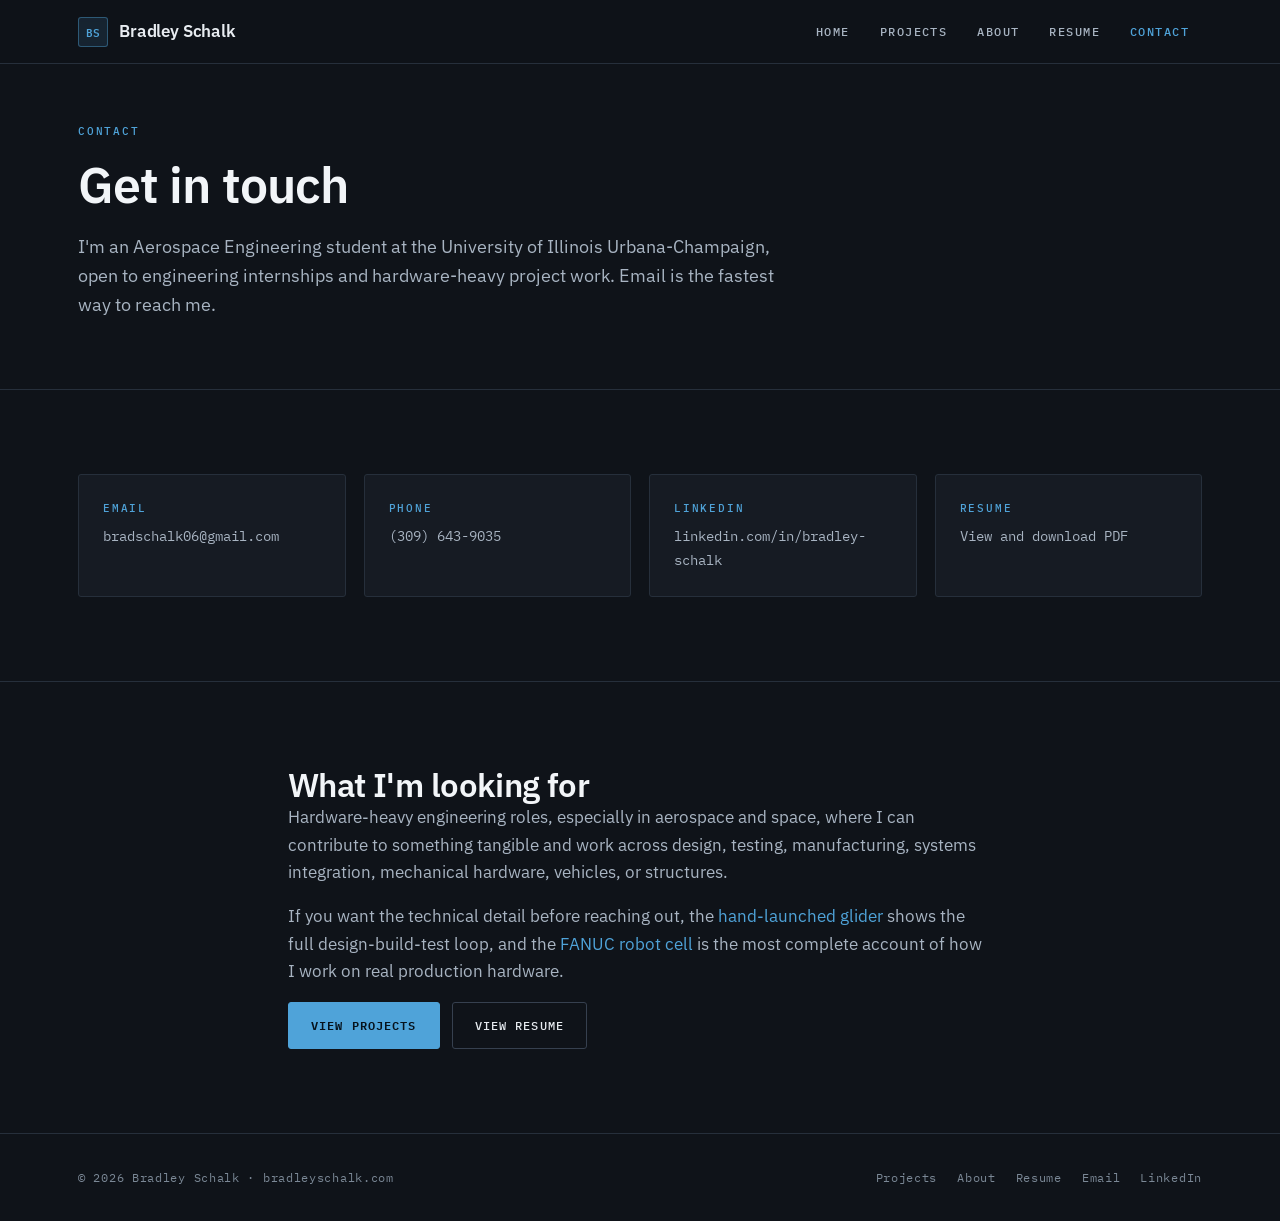
<file: contact.html>
<!DOCTYPE html>
<html lang="en">
<head>
<!-- Google tag (gtag.js) -->
<script async src="https://www.googletagmanager.com/gtag/js?id=G-TMHKS1FG67"></script>
<script>
  window.dataLayer = window.dataLayer || [];
  function gtag(){dataLayer.push(arguments);}
  gtag('js', new Date());

  gtag('config', 'G-TMHKS1FG67');
</script>
<meta charset="utf-8">
<meta name="viewport" content="width=device-width, initial-scale=1">

<title>Contact | Bradley Schalk</title>
<meta name="description" content="Contact Bradley Schalk — Aerospace Engineering student at the University of Illinois Urbana-Champaign. Open to engineering internships and hardware-heavy project work.">

<link rel="canonical" href="https://bradleyschalk.com/contact.html">
<meta property="og:site_name" content="bradleyschalk.com">
<meta property="og:type" content="website">
<meta property="og:title" content="Contact | Bradley Schalk">
<meta property="og:description" content="Get in touch about engineering internships and hardware-heavy roles.">
<meta property="og:image" content="https://bradleyschalk.com/assets/images/og-image.jpg">

<link rel="icon" href="favicon.svg" type="image/svg+xml">
<link rel="preconnect" href="https://fonts.googleapis.com">
<link rel="preconnect" href="https://fonts.gstatic.com" crossorigin>
<link href="https://fonts.googleapis.com/css2?family=IBM+Plex+Mono:wght@400;500;600&family=IBM+Plex+Sans:wght@400;500;600;700&display=swap" rel="stylesheet">
<link rel="stylesheet" href="css/styles.css">
</head>

<body>
<a class="skip-link" href="#main">Skip to content</a>

<header class="nav">
  <div class="wrap nav__inner">
    <a class="nav__brand" href="index.html">
      <span class="nav__mark" aria-hidden="true">BS</span>
      Bradley Schalk
    </a>
    <button class="nav__toggle" type="button" aria-expanded="false" aria-controls="nav-links" aria-label="Toggle navigation">
      <svg class="icon-open" viewBox="0 0 24 24" fill="none" stroke="currentColor" stroke-width="2" aria-hidden="true"><path d="M3 6h18M3 12h18M3 18h18"/></svg>
      <svg class="icon-close" viewBox="0 0 24 24" fill="none" stroke="currentColor" stroke-width="2" aria-hidden="true"><path d="M18 6L6 18M6 6l12 12"/></svg>
    </button>
    <nav class="nav__links" id="nav-links" aria-label="Main">
      <a class="nav__link" href="index.html">Home</a>
      <a class="nav__link" href="projects/index.html">Projects</a>
      <a class="nav__link" href="about.html">About</a>
      <a class="nav__link" href="resume.html">Resume</a>
      <a class="nav__link" href="contact.html" aria-current="page">Contact</a>
    </nav>
  </div>
</header>

<main id="main">

  <div class="phead">
    <div class="wrap">
      <span class="eyebrow">Contact</span>
      <h1>Get in touch</h1>
      <p class="lead">
        I'm an Aerospace Engineering student at the University of Illinois
        Urbana-Champaign, open to engineering internships and hardware-heavy project work.
        Email is the fastest way to reach me.
      </p>
    </div>
  </div>

  <section class="section">
    <div class="wrap">
      <div class="contact-grid">
        <a class="contact-card" href="mailto:bradschalk06@gmail.com">
          <span class="eyebrow">Email</span>
          <span class="value">bradschalk06@gmail.com</span>
        </a>
        <a class="contact-card" href="tel:+13096439035">
          <span class="eyebrow">Phone</span>
          <span class="value">(309) 643-9035</span>
        </a>
        <a class="contact-card" href="https://www.linkedin.com/in/bradley-schalk" target="_blank" rel="noopener">
          <span class="eyebrow">LinkedIn</span>
          <span class="value">linkedin.com/in/bradley-schalk</span>
        </a>
        <a class="contact-card" href="resume.html">
          <span class="eyebrow">Resume</span>
          <span class="value">View and download PDF</span>
        </a>
      </div>
    </div>
  </section>

  <section class="section">
    <div class="wrap prose">
      <h2>What I'm looking for</h2>
      <p>
        Hardware-heavy engineering roles, especially in aerospace and space, where I can
        contribute to something tangible and work across design, testing, manufacturing,
        systems integration, mechanical hardware, vehicles, or structures.
      </p>
      <p>
        If you want the technical detail before reaching out, the
        <a href="projects/glider.html">hand-launched glider</a> shows the full
        design-build-test loop, and the
        <a href="projects/robot-cell.html">FANUC robot cell</a> is the most complete
        account of how I work on real production hardware.
      </p>
      <div class="btn-row">
        <a class="btn btn--primary" href="projects/index.html">View projects</a>
        <a class="btn" href="resume.html">View resume</a>
      </div>
    </div>
  </section>

</main>

<footer class="footer">
  <div class="wrap footer__inner">
    <span>&copy; <span id="year">2026</span> Bradley Schalk &middot; bradleyschalk.com</span>
    <nav class="footer__links" aria-label="Footer">
      <a href="projects/index.html">Projects</a>
      <a href="about.html">About</a>
      <a href="resume.html">Resume</a>
      <a href="mailto:bradschalk06@gmail.com">Email</a>
      <a href="https://www.linkedin.com/in/bradley-schalk" target="_blank" rel="noopener">LinkedIn</a>
    </nav>
  </div>
</footer>

<script src="js/script.js"></script>
<script>document.getElementById("year").textContent = new Date().getFullYear();</script>
</body>
</html>
</file>
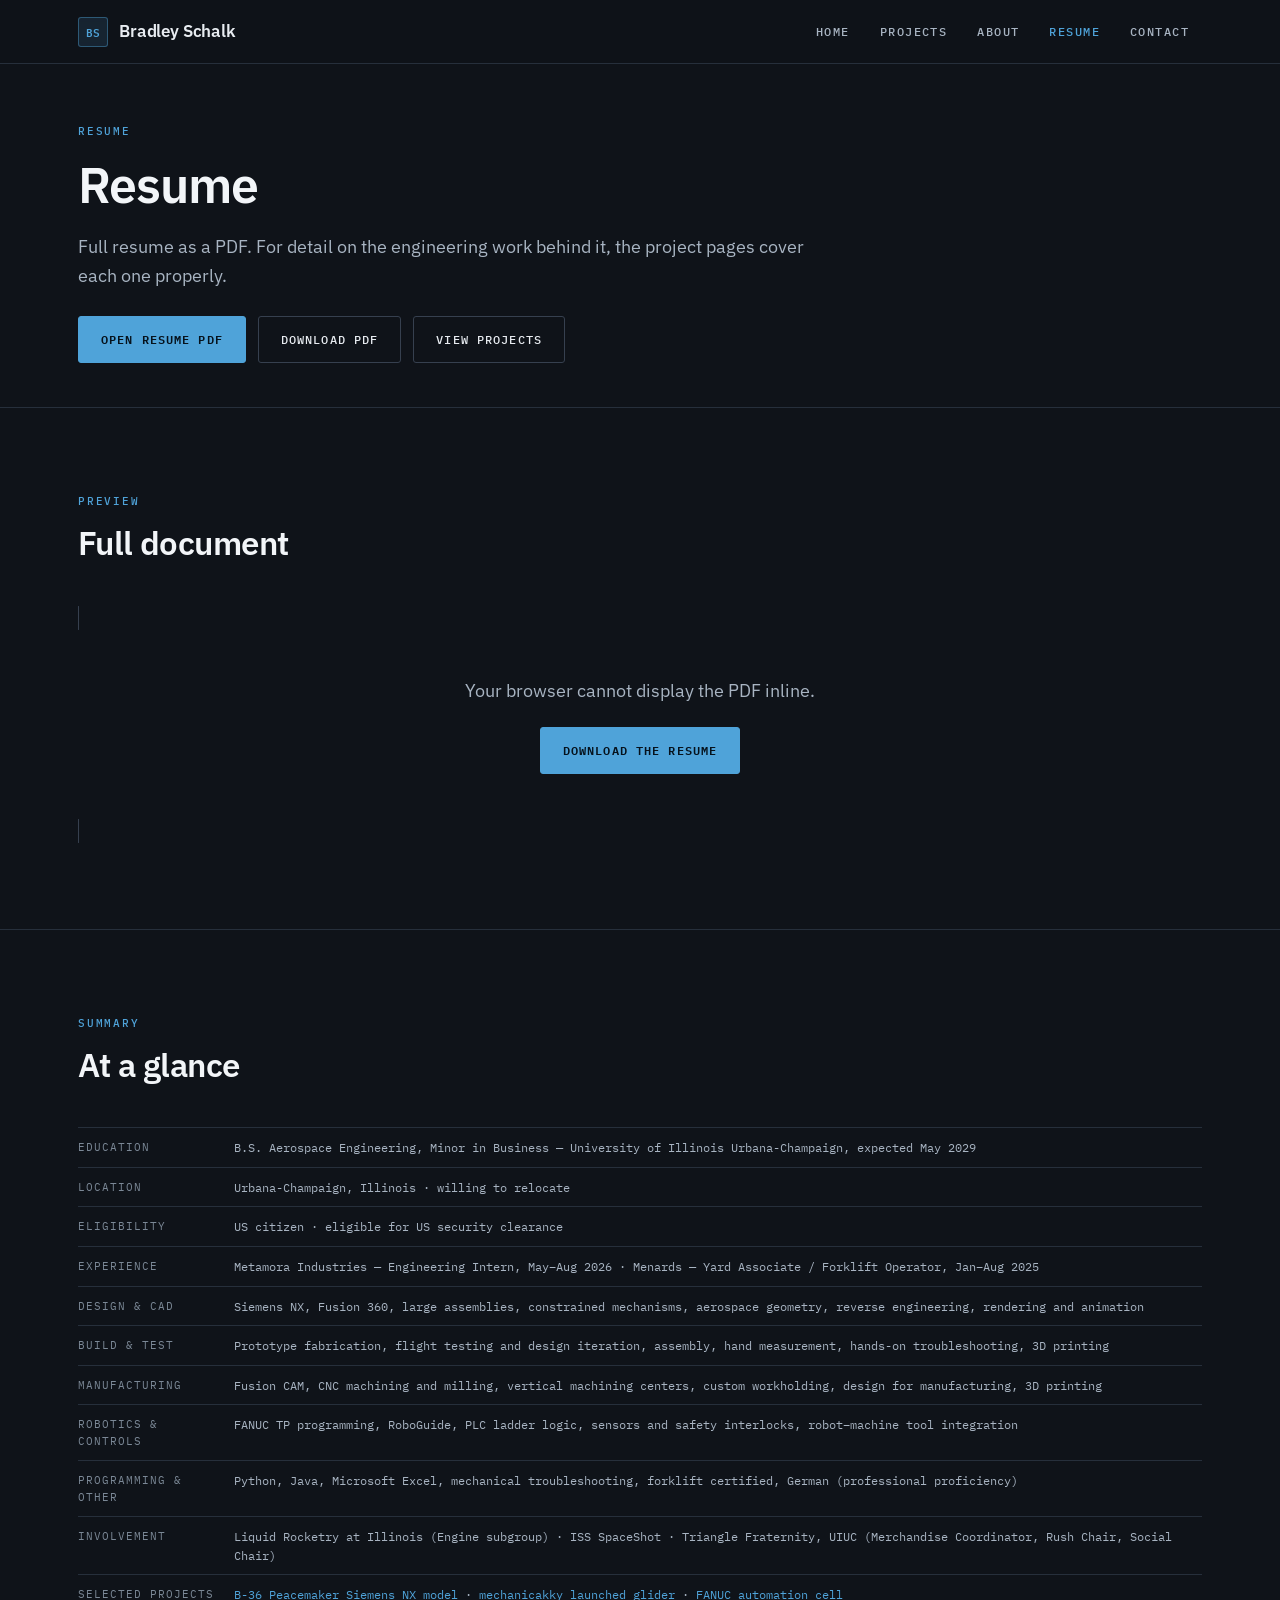
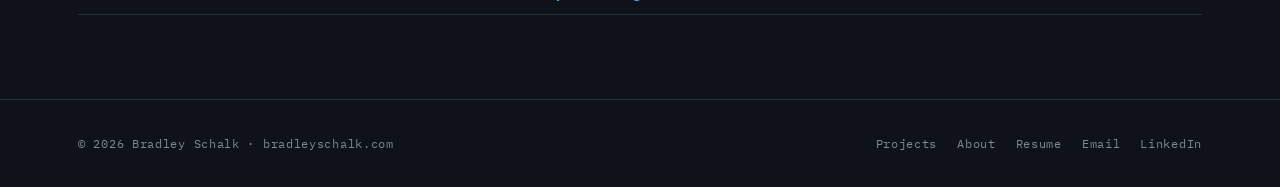
<file: resume.html>
<!DOCTYPE html>
<html lang="en">
<head>
<!-- Google tag (gtag.js) -->
<script async src="https://www.googletagmanager.com/gtag/js?id=G-TMHKS1FG67"></script>
<script>
  window.dataLayer = window.dataLayer || [];
  function gtag(){dataLayer.push(arguments);}
  gtag('js', new Date());

  gtag('config', 'G-TMHKS1FG67');
</script>
<meta charset="utf-8">
<meta name="viewport" content="width=device-width, initial-scale=1">

<title>Resume | Bradley Schalk</title>
<meta name="description" content="Resume of Bradley Schalk, Aerospace Engineering student at the University of Illinois Urbana-Champaign, with experience in aircraft CAD, flight testing, robotics, automation, CAD/CAM, and machining.">

<link rel="canonical" href="https://bradleyschalk.com/resume.html">
<meta property="og:site_name" content="bradleyschalk.com">
<meta property="og:type" content="website">
<meta property="og:title" content="Resume | Bradley Schalk">
<meta property="og:description" content="Aerospace Engineering resume — aircraft CAD, flight testing, robotics, automation, CAD/CAM, machining.">
<meta property="og:image" content="https://bradleyschalk.com/assets/images/og-image.jpg">

<link rel="icon" href="favicon.svg" type="image/svg+xml">
<link rel="preconnect" href="https://fonts.googleapis.com">
<link rel="preconnect" href="https://fonts.gstatic.com" crossorigin>
<link href="https://fonts.googleapis.com/css2?family=IBM+Plex+Mono:wght@400;500;600&family=IBM+Plex+Sans:wght@400;500;600;700&display=swap" rel="stylesheet">
<link rel="stylesheet" href="css/styles.css">
</head>

<body>
<a class="skip-link" href="#main">Skip to content</a>

<header class="nav">
  <div class="wrap nav__inner">
    <a class="nav__brand" href="index.html">
      <span class="nav__mark" aria-hidden="true">BS</span>
      Bradley Schalk
    </a>
    <button class="nav__toggle" type="button" aria-expanded="false" aria-controls="nav-links" aria-label="Toggle navigation">
      <svg class="icon-open" viewBox="0 0 24 24" fill="none" stroke="currentColor" stroke-width="2" aria-hidden="true"><path d="M3 6h18M3 12h18M3 18h18"/></svg>
      <svg class="icon-close" viewBox="0 0 24 24" fill="none" stroke="currentColor" stroke-width="2" aria-hidden="true"><path d="M18 6L6 18M6 6l12 12"/></svg>
    </button>
    <nav class="nav__links" id="nav-links" aria-label="Main">
      <a class="nav__link" href="index.html">Home</a>
      <a class="nav__link" href="projects/index.html">Projects</a>
      <a class="nav__link" href="about.html">About</a>
      <a class="nav__link" href="resume.html" aria-current="page">Resume</a>
      <a class="nav__link" href="contact.html">Contact</a>
    </nav>
  </div>
</header>

<main id="main">

  <div class="phead">
    <div class="wrap">
      <span class="eyebrow">Resume</span>
      <h1>Resume</h1>
      <p class="lead">
        Full resume as a PDF. For detail on the engineering work behind it, the project
        pages cover each one properly.
      </p>
      <div class="btn-row">
        <!-- Drop your PDF at assets/docs/Bradley_Schalk_Resume.pdf and both buttons work. -->
        <a class="btn btn--primary" href="assets/docs/Bradley_Schalk_Resume.pdf" target="_blank" rel="noopener">Open resume PDF</a>
        <a class="btn" href="assets/docs/Bradley_Schalk_Resume.pdf" download>Download PDF</a>
        <a class="btn" href="projects/index.html">View projects</a>
      </div>
    </div>
  </div>

  <section class="section">
    <div class="wrap">
      <div class="section__head">
        <span class="eyebrow">Preview</span>
        <h2>Full document</h2>
      </div>

      <!-- Inline PDF preview. Browsers that cannot display PDFs inline fall
           back to the download link inside the object element. -->
      <object data="assets/docs/Bradley_Schalk_Resume.pdf"
              type="application/pdf"
              width="100%"
              height="900"
              style="border:1px solid var(--line-strong);border-radius:3px;background:var(--surface)"
              aria-label="Resume PDF preview">
        <div style="padding:44px 28px;text-align:center">
          <p class="lead" style="margin-bottom:22px">
            Your browser cannot display the PDF inline.
          </p>
          <a class="btn btn--primary" href="assets/docs/Bradley_Schalk_Resume.pdf" download>Download the resume</a>
        </div>
      </object>
    </div>
  </section>

  <section class="section">
    <div class="wrap">
      <div class="section__head">
        <span class="eyebrow">Summary</span>
        <h2>At a glance</h2>
      </div>

      <dl class="specs">
        <div class="specs__row">
          <dt class="specs__key">Education</dt>
          <dd class="specs__val">B.S. Aerospace Engineering, Minor in Business &mdash; University of Illinois Urbana-Champaign, expected May 2029</dd>
        </div>
        <div class="specs__row">
          <dt class="specs__key">Location</dt>
          <dd class="specs__val">Urbana-Champaign, Illinois &middot; willing to relocate</dd>
        </div>
        <div class="specs__row">
          <dt class="specs__key">Eligibility</dt>
          <dd class="specs__val">US citizen &middot; eligible for US security clearance</dd>
        </div>
        <div class="specs__row">
          <dt class="specs__key">Experience</dt>
          <dd class="specs__val">Metamora Industries &mdash; Engineering Intern, May&ndash;Aug 2026 &middot; Menards &mdash; Yard Associate / Forklift Operator, Jan&ndash;Aug 2025</dd>
        </div>
        <div class="specs__row">
          <dt class="specs__key">Design &amp; CAD</dt>
          <dd class="specs__val">Siemens NX, Fusion 360, large assemblies, constrained mechanisms, aerospace geometry, reverse engineering, rendering and animation</dd>
        </div>
        <div class="specs__row">
          <dt class="specs__key">Build &amp; test</dt>
          <dd class="specs__val">Prototype fabrication, flight testing and design iteration, assembly, hand measurement, hands-on troubleshooting, 3D printing</dd>
        </div>
        <div class="specs__row">
          <dt class="specs__key">Manufacturing</dt>
          <dd class="specs__val">Fusion CAM, CNC machining and milling, vertical machining centers, custom workholding, design for manufacturing, 3D printing</dd>
        </div>
        <div class="specs__row">
          <dt class="specs__key">Robotics &amp; controls</dt>
          <dd class="specs__val">FANUC TP programming, RoboGuide, PLC ladder logic, sensors and safety interlocks, robot&ndash;machine tool integration</dd>
        </div>
        <div class="specs__row">
          <dt class="specs__key">Programming &amp; other</dt>
          <dd class="specs__val">Python, Java, Microsoft Excel, mechanical troubleshooting, forklift certified, German (professional proficiency)</dd>
        </div>
        <div class="specs__row">
          <dt class="specs__key">Involvement</dt>
          <dd class="specs__val">Liquid Rocketry at Illinois (Engine subgroup) &middot; ISS SpaceShot &middot; Triangle Fraternity, UIUC (Merchandise Coordinator, Rush Chair, Social Chair)</dd>
        </div>
        <div class="specs__row">
          <dt class="specs__key">Selected projects</dt>
          <dd class="specs__val"><a href="projects/b36-peacemaker.html">B-36 Peacemaker Siemens NX model</a> &middot; <a href="projects/glider.html">mechanicakky launched glider</a> &middot; <a href="projects/robot-cell.html">FANUC automation cell</a></dd>
        </div>
      </dl>
    </div>
  </section>

</main>

<footer class="footer">
  <div class="wrap footer__inner">
    <span>&copy; <span id="year">2026</span> Bradley Schalk &middot; bradleyschalk.com</span>
    <nav class="footer__links" aria-label="Footer">
      <a href="projects/index.html">Projects</a>
      <a href="about.html">About</a>
      <a href="resume.html">Resume</a>
      <a href="mailto:bradschalk06@gmail.com">Email</a>
      <a href="https://www.linkedin.com/in/bradley-schalk" target="_blank" rel="noopener">LinkedIn</a>
    </nav>
  </div>
</footer>

<script src="js/script.js"></script>
<script>document.getElementById("year").textContent = new Date().getFullYear();</script>
</body>
</html>
</file>
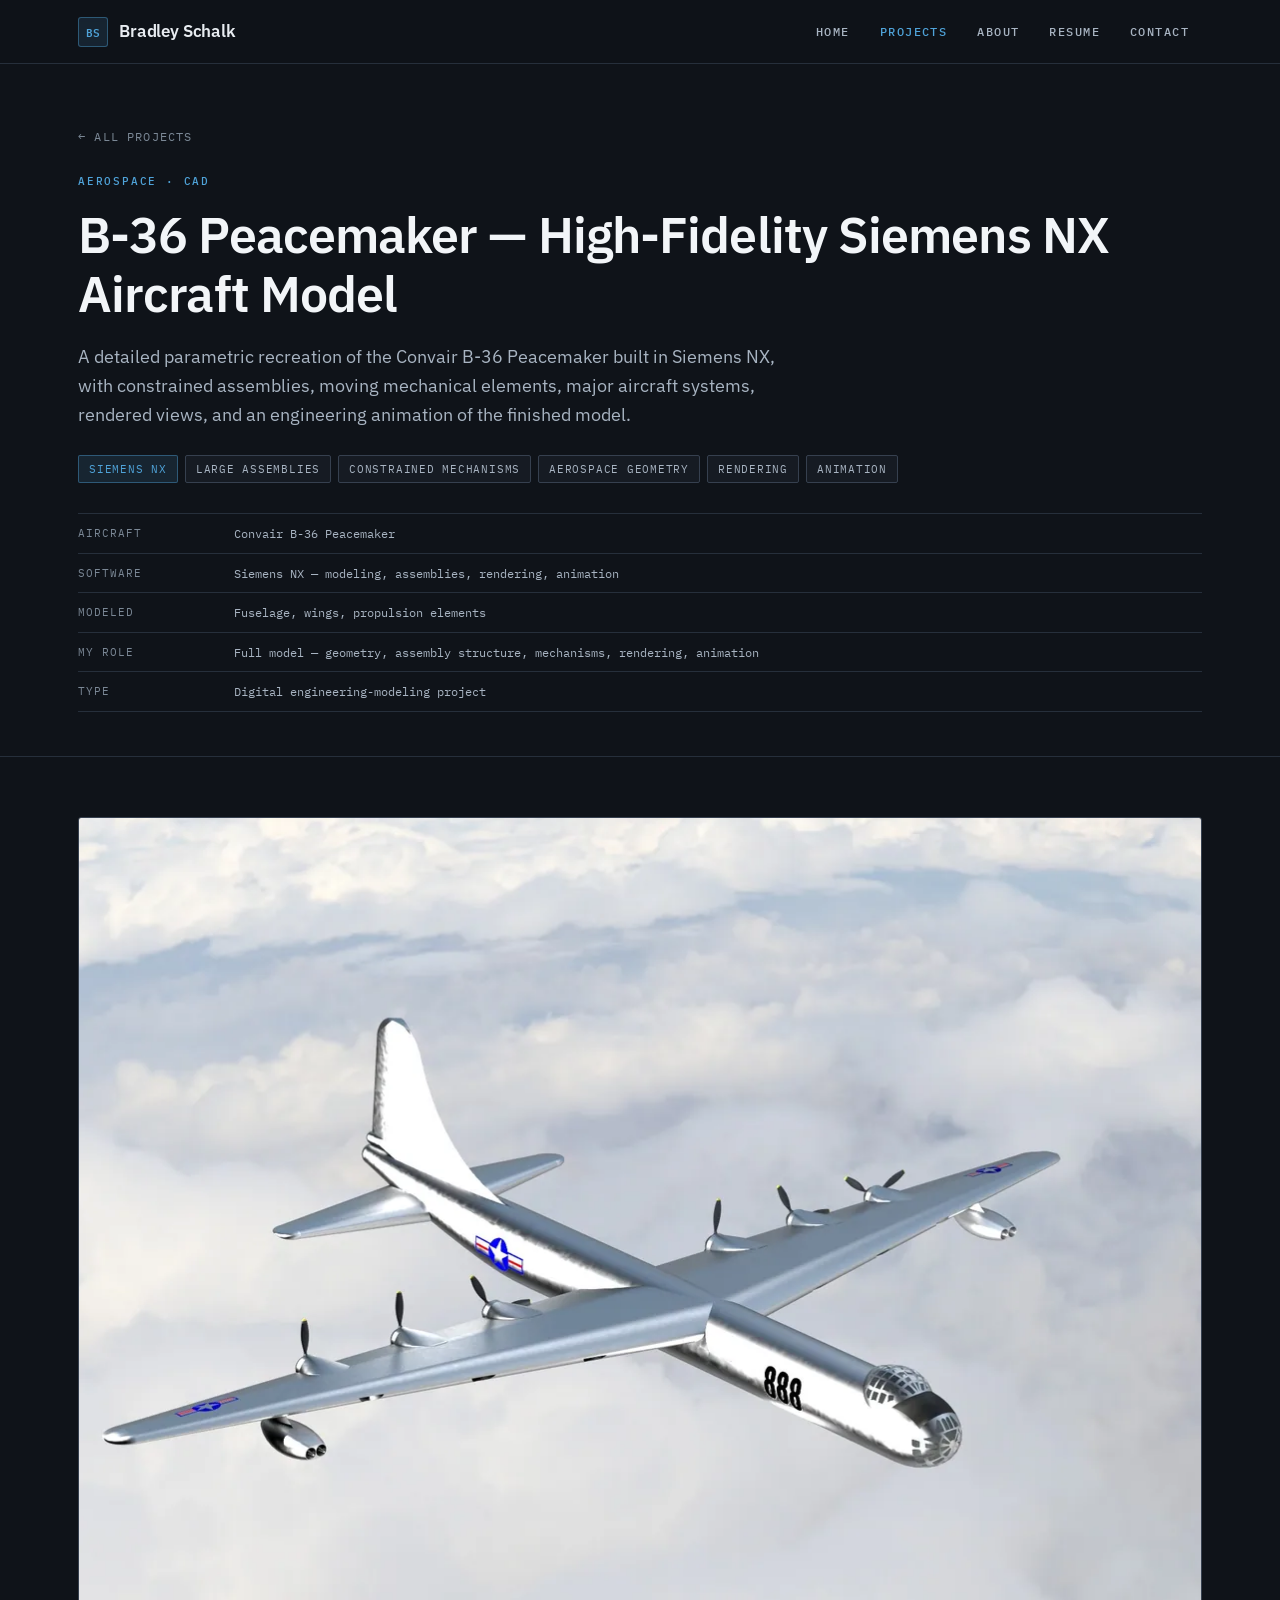
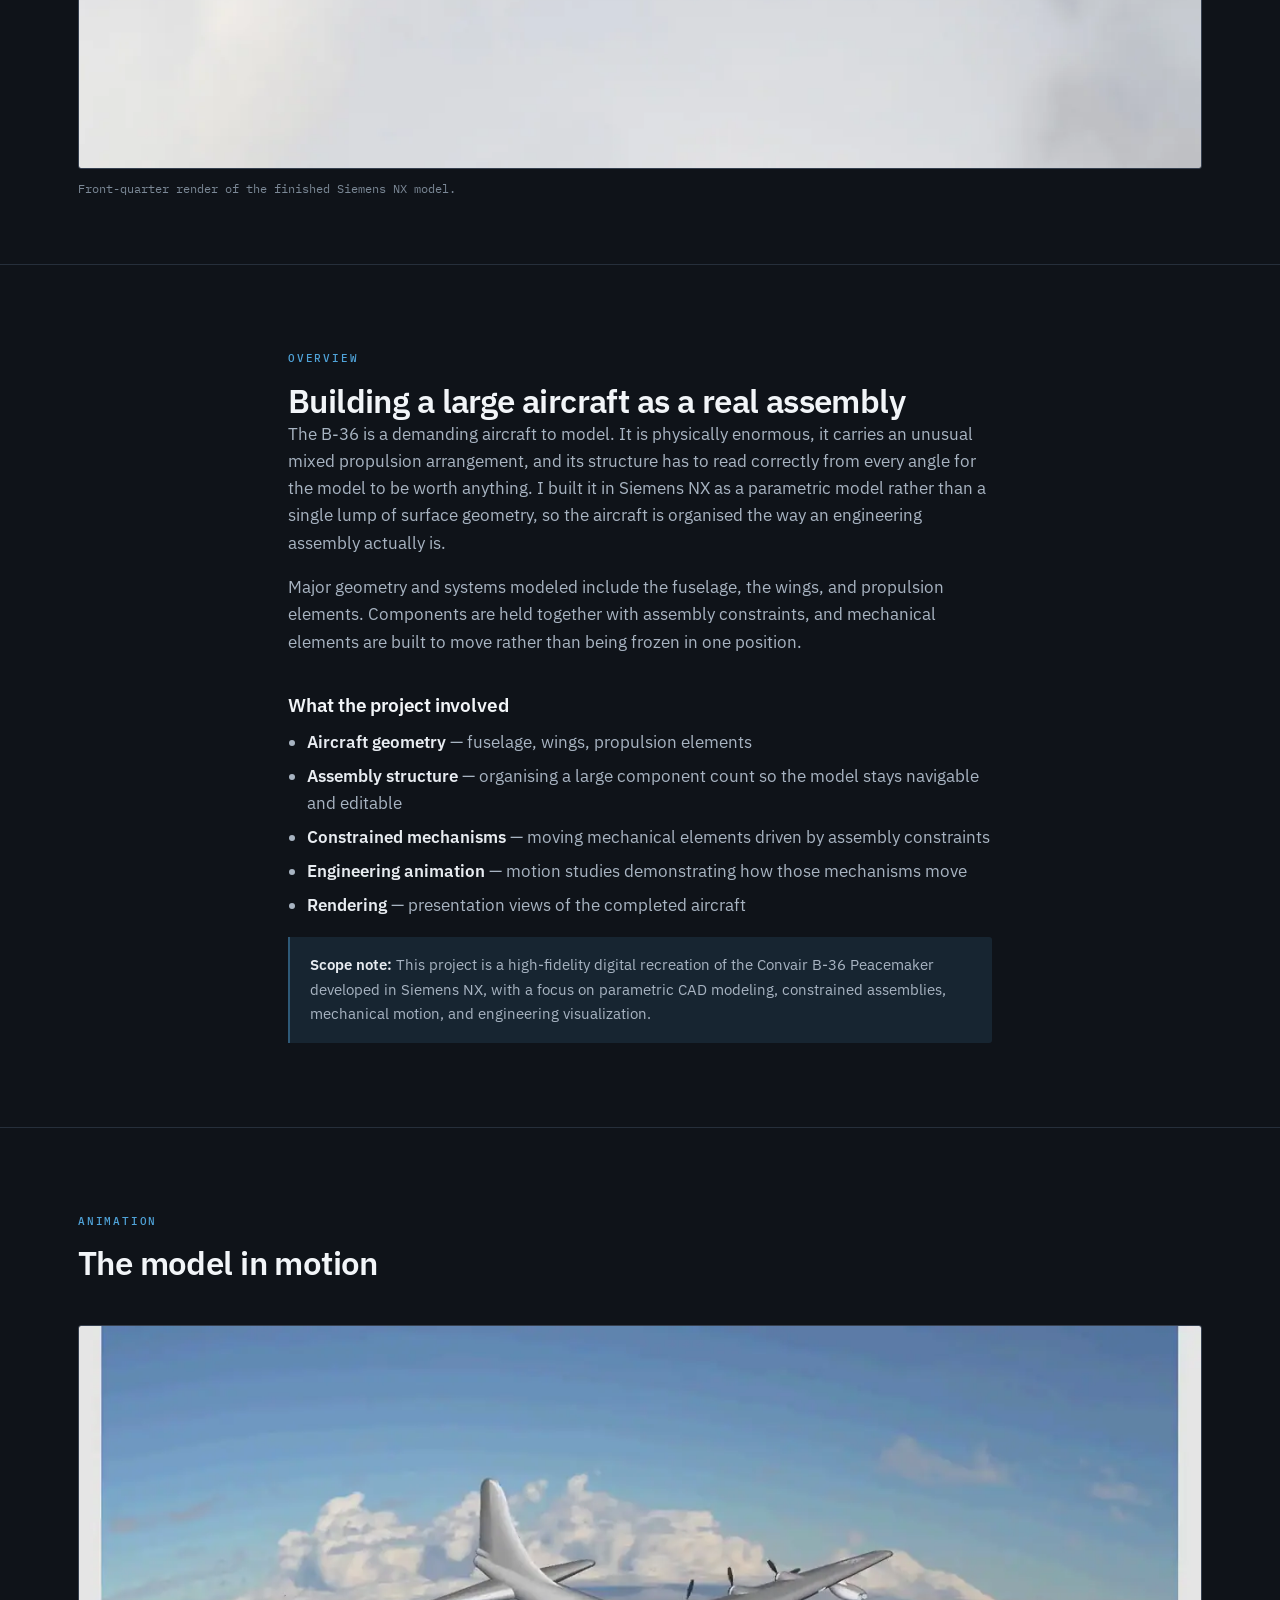
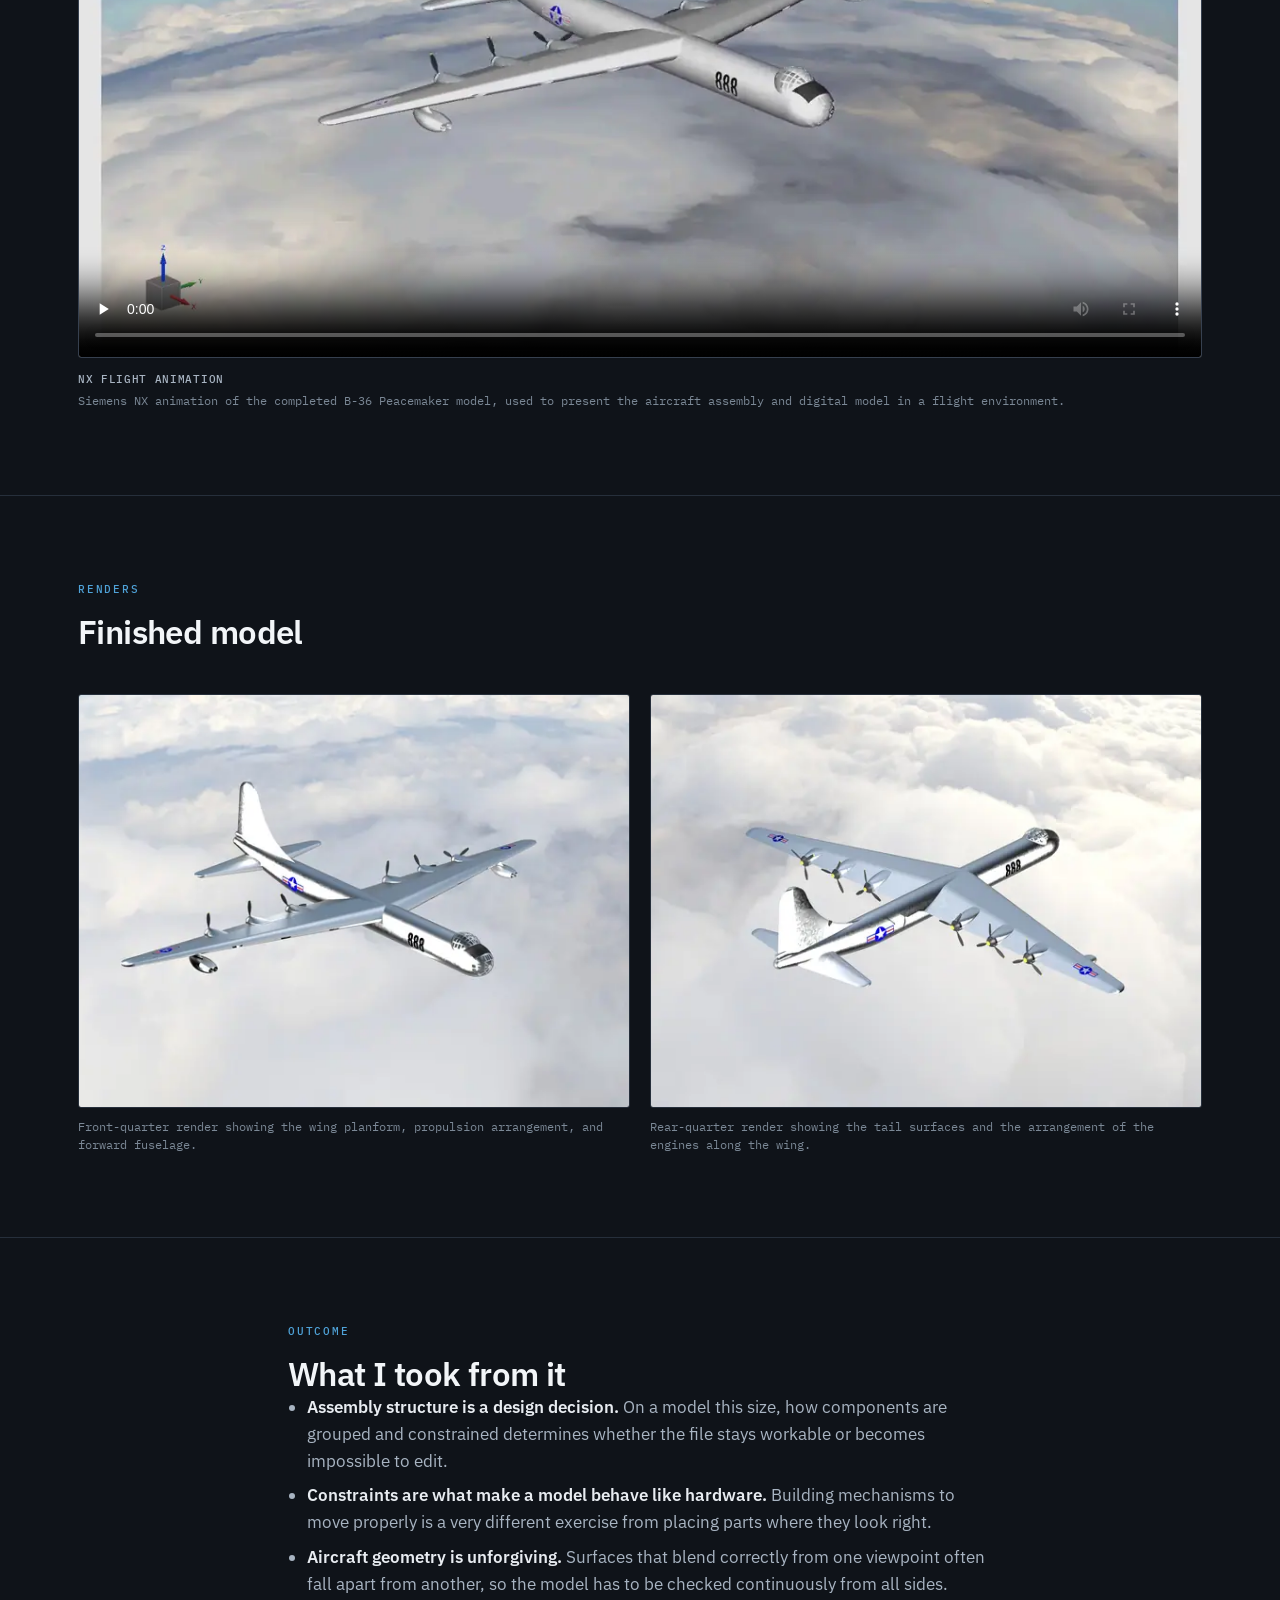
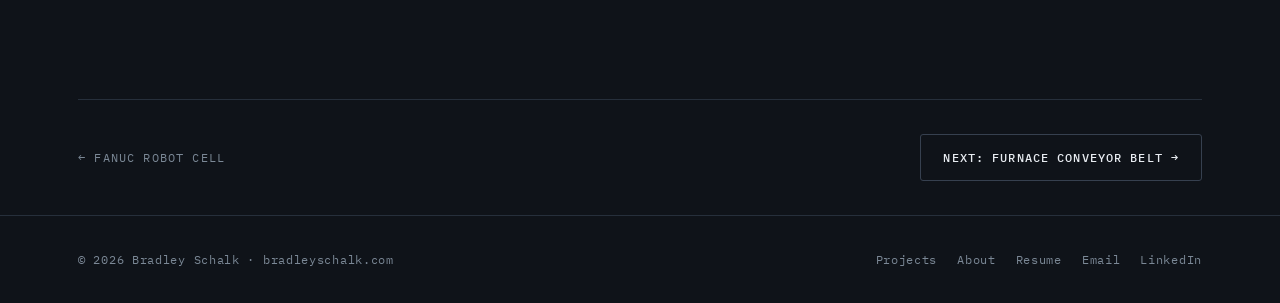
<file: projects/b36-peacemaker.html>
<!DOCTYPE html>
<html lang="en">
<head>
<!-- Google tag (gtag.js) -->
<script async src="https://www.googletagmanager.com/gtag/js?id=G-TMHKS1FG67"></script>
<script>
  window.dataLayer = window.dataLayer || [];
  function gtag(){dataLayer.push(arguments);}
  gtag('js', new Date());

  gtag('config', 'G-TMHKS1FG67');
</script>
<meta charset="utf-8">
<meta name="viewport" content="width=device-width, initial-scale=1">

<title>B-36 Peacemaker &mdash; Siemens NX Aircraft Model | Bradley Schalk</title>
<meta name="description" content="High-fidelity parametric recreation of the Convair B-36 Peacemaker in Siemens NX, including constrained assemblies, moving mechanisms, rendering, and engineering animation.">

<link rel="canonical" href="https://bradleyschalk.com/projects/b36-peacemaker.html">
<meta property="og:site_name" content="bradleyschalk.com">
<meta property="og:type" content="article">
<meta property="og:title" content="B-36 Peacemaker — Siemens NX Aircraft Model">
<meta property="og:description" content="A detailed aircraft model built in Siemens NX: large assembly organisation, constrained mechanisms, rendering, and animation.">
<meta property="og:image" content="https://bradleyschalk.com/assets/images/b36-peacemaker/nx-render-front-quarter-full.webp">

<link rel="icon" href="../favicon.svg" type="image/svg+xml">
<link rel="preconnect" href="https://fonts.googleapis.com">
<link rel="preconnect" href="https://fonts.gstatic.com" crossorigin>
<link href="https://fonts.googleapis.com/css2?family=IBM+Plex+Mono:wght@400;500;600&family=IBM+Plex+Sans:wght@400;500;600;700&display=swap" rel="stylesheet">
<link rel="stylesheet" href="../css/styles.css">
</head>

<body>
<a class="skip-link" href="#main">Skip to content</a>

<header class="nav">
  <div class="wrap nav__inner">
    <a class="nav__brand" href="../index.html">
      <span class="nav__mark" aria-hidden="true">BS</span>
      Bradley Schalk
    </a>
    <button class="nav__toggle" type="button" aria-expanded="false" aria-controls="nav-links" aria-label="Toggle navigation">
      <svg class="icon-open" viewBox="0 0 24 24" fill="none" stroke="currentColor" stroke-width="2" aria-hidden="true"><path d="M3 6h18M3 12h18M3 18h18"/></svg>
      <svg class="icon-close" viewBox="0 0 24 24" fill="none" stroke="currentColor" stroke-width="2" aria-hidden="true"><path d="M18 6L6 18M6 6l12 12"/></svg>
    </button>
    <nav class="nav__links" id="nav-links" aria-label="Main">
      <a class="nav__link" href="../index.html">Home</a>
      <a class="nav__link" href="index.html" aria-current="page">Projects</a>
      <a class="nav__link" href="../about.html">About</a>
      <a class="nav__link" href="../resume.html">Resume</a>
      <a class="nav__link" href="../contact.html">Contact</a>
    </nav>
  </div>
</header>

<main id="main">

  <div class="phead">
    <div class="wrap">
      <a class="backlink" href="index.html">&larr; All projects</a>
      <span class="eyebrow">Aerospace &middot; CAD</span>
      <h1>B-36 Peacemaker &mdash; High-Fidelity Siemens NX Aircraft Model</h1>
      <p class="lead">
        A detailed parametric recreation of the Convair B-36 Peacemaker built in Siemens
        NX, with constrained assemblies, moving mechanical elements, major aircraft
        systems, rendered views, and an engineering animation of the finished model.
      </p>
      <ul class="tags">
        <li class="tag tag--accent">Siemens NX</li>
        <li class="tag">Large assemblies</li>
        <li class="tag">Constrained mechanisms</li>
        <li class="tag">Aerospace geometry</li>
        <li class="tag">Rendering</li>
        <li class="tag">Animation</li>
      </ul>

      <dl class="specs">
        <div class="specs__row">
          <dt class="specs__key">Aircraft</dt>
          <dd class="specs__val">Convair B-36 Peacemaker</dd>
        </div>
        <div class="specs__row">
          <dt class="specs__key">Software</dt>
          <dd class="specs__val">Siemens NX &mdash; modeling, assemblies, rendering, animation</dd>
        </div>
        <div class="specs__row">
          <dt class="specs__key">Modeled</dt>
          <dd class="specs__val">Fuselage, wings, propulsion elements</dd>
        </div>
        <div class="specs__row">
          <dt class="specs__key">My role</dt>
          <dd class="specs__val">Full model &mdash; geometry, assembly structure, mechanisms, rendering, animation</dd>
        </div>
        <div class="specs__row">
          <dt class="specs__key">Type</dt>
          <dd class="specs__val">Digital engineering-modeling project</dd>
        </div>
      </dl>
    </div>
  </div>

  <section class="section section--tight">
    <div class="wrap">
      <figure class="phero">
        <img src="../assets/images/b36-peacemaker/nx-render-front-quarter-full.webp"
             srcset="../assets/images/b36-peacemaker/nx-render-front-quarter-thumb.webp 820w,
                     ../assets/images/b36-peacemaker/nx-render-front-quarter-full.webp 1800w"
             sizes="(max-width: 1180px) 94vw, 1124px"
             alt="Front-quarter render of the completed B-36 Peacemaker model in Siemens NX, shown in a bare-metal finish above a cloud layer."
             width="1800" height="952" fetchpriority="high" decoding="async">
        <figcaption>Front-quarter render of the finished Siemens NX model.</figcaption>
      </figure>
    </div>
  </section>

  <section class="section">
    <div class="wrap prose">
      <span class="eyebrow">Overview</span>
      <h2>Building a large aircraft as a real assembly</h2>
      <p>
        The B-36 is a demanding aircraft to model. It is physically enormous, it carries an
        unusual mixed propulsion arrangement, and its structure has to read correctly from
        every angle for the model to be worth anything. I built it in Siemens NX as a
        parametric model rather than a single lump of surface geometry, so the aircraft is
        organised the way an engineering assembly actually is.
      </p>
      <p>
        Major geometry and systems modeled include the fuselage, the wings, and propulsion
        elements. Components are held together with assembly
        constraints, and mechanical elements are built to move rather than being frozen in
        one position.
      </p>

      <h3>What the project involved</h3>
      <ul>
        <li><strong>Aircraft geometry</strong> &mdash; fuselage, wings, propulsion elements</li>
        <li><strong>Assembly structure</strong> &mdash; organising a large component count so the model stays navigable and editable</li>
        <li><strong>Constrained mechanisms</strong> &mdash; moving mechanical elements driven by assembly constraints</li>
        <li><strong>Engineering animation</strong> &mdash; motion studies demonstrating how those mechanisms move</li>
        <li><strong>Rendering</strong> &mdash; presentation views of the completed aircraft</li>
      </ul>

      <div class="note">
          <p>
              <strong>Scope note:</strong> This project is a high-fidelity digital recreation of the 
              Convair B-36 Peacemaker developed in Siemens NX, with a focus on parametric CAD modeling, 
              constrained assemblies, mechanical motion, and engineering visualization.
          </p>
      </div>
    </div>
  </section>

  <section class="section">
    <div class="wrap">
      <div class="section__head">
        <span class="eyebrow">Animation</span>
        <h2>The model in motion</h2>
      </div>

      <div class="videos">
        <figure class="vfig">
          <video controls preload="none" playsinline
                 poster="../assets/videos/b36-nx-animation-poster.webp"
                 width="1280" height="720">
            <source src="../assets/videos/b36-nx-animation.mp4" type="video/mp4">
            Your browser does not support embedded video.
            <a href="../assets/videos/b36-nx-animation.mp4">Download the clip</a>.
          </video>
          <figcaption>
            <b>NX flight animation</b>
            Siemens NX animation of the completed B-36 Peacemaker model, used to present
            the aircraft assembly and digital model in a flight environment.
          </figcaption>
        </figure>
      </div>
    </div>
  </section>

  <section class="section">
    <div class="wrap">
      <div class="section__head">
        <span class="eyebrow">Renders</span>
        <h2>Finished model</h2>
      </div>

      <div class="gallery gallery--wide" data-gallery>
        <figure class="shot">
          <button class="shot__btn" type="button" data-lightbox
                  data-full="../assets/images/b36-peacemaker/nx-render-front-quarter-full.webp">
            <img src="../assets/images/b36-peacemaker/nx-render-front-quarter-thumb.webp"
                 alt="Front-quarter render of the B-36 model showing the wing sweep, engine nacelles, and forward fuselage."
                 loading="lazy" decoding="async">
          </button>
          <figcaption>Front-quarter render showing the wing planform, propulsion arrangement, and forward fuselage.</figcaption>
        </figure>

        <figure class="shot">
          <button class="shot__btn" type="button" data-lightbox
                  data-full="../assets/images/b36-peacemaker/nx-render-rear-quarter-full.webp">
            <img src="../assets/images/b36-peacemaker/nx-render-rear-quarter-thumb.webp"
                 alt="Rear-quarter render of the B-36 model showing the tail surfaces, engine arrangement, and upper wing."
                 loading="lazy" decoding="async">
          </button>
          <figcaption>Rear-quarter render showing the tail surfaces and the arrangement of the engines along the wing.</figcaption>
        </figure>
      </div>
    </div>
  </section>

  <section class="section">
    <div class="wrap prose">
      <span class="eyebrow">Outcome</span>
      <h2>What I took from it</h2>
      <ul>
        <li>
          <strong>Assembly structure is a design decision.</strong> On a model this size,
          how components are grouped and constrained determines whether the file stays
          workable or becomes impossible to edit.
        </li>
        <li>
          <strong>Constraints are what make a model behave like hardware.</strong> Building
          mechanisms to move properly is a very different exercise from placing parts where
          they look right.
        </li>
        <li>
          <strong>Aircraft geometry is unforgiving.</strong> Surfaces that blend correctly
          from one viewpoint often fall apart from another, so the model has to be checked
          continuously from all sides.
        </li>
      </ul>
    </div>
  </section>

  <div class="wrap">
    <nav class="pagenav" aria-label="Project navigation">
      <a class="backlink" style="margin:0" href="robot-cell.html">&larr; FANUC robot cell</a>
      <a class="btn" href="conveyor.html">Next: Furnace conveyor belt &rarr;</a>
    </nav>
  </div>

</main>

<footer class="footer">
  <div class="wrap footer__inner">
    <span>&copy; <span id="year">2026</span> Bradley Schalk &middot; bradleyschalk.com</span>
    <nav class="footer__links" aria-label="Footer">
      <a href="index.html">Projects</a>
      <a href="../about.html">About</a>
      <a href="../resume.html">Resume</a>
      <a href="mailto:bradschalk06@gmail.com">Email</a>
      <a href="https://www.linkedin.com/in/bradley-schalk" target="_blank" rel="noopener">LinkedIn</a>
    </nav>
  </div>
</footer>

<div class="lightbox" id="lightbox" role="dialog" aria-modal="true" aria-label="Image viewer" aria-hidden="true">
  <div class="lightbox__bar">
    <span class="lightbox__count"></span>
    <button class="lb-btn lightbox__close" type="button" aria-label="Close image viewer">
      <svg viewBox="0 0 24 24" fill="none" stroke="currentColor" stroke-width="2" aria-hidden="true"><path d="M18 6L6 18M6 6l12 12"/></svg>
    </button>
  </div>
  <div class="lightbox__stage">
    <button class="lb-btn lightbox__prev" type="button" aria-label="Previous image">
      <svg viewBox="0 0 24 24" fill="none" stroke="currentColor" stroke-width="2" aria-hidden="true"><path d="M15 18l-6-6 6-6"/></svg>
    </button>
    <img alt="">
    <button class="lb-btn lightbox__next" type="button" aria-label="Next image">
      <svg viewBox="0 0 24 24" fill="none" stroke="currentColor" stroke-width="2" aria-hidden="true"><path d="M9 18l6-6-6-6"/></svg>
    </button>
  </div>
  <p class="lightbox__caption"></p>
</div>

<script src="../js/script.js"></script>
<script>document.getElementById("year").textContent = new Date().getFullYear();</script>
</body>
</html>
</file>
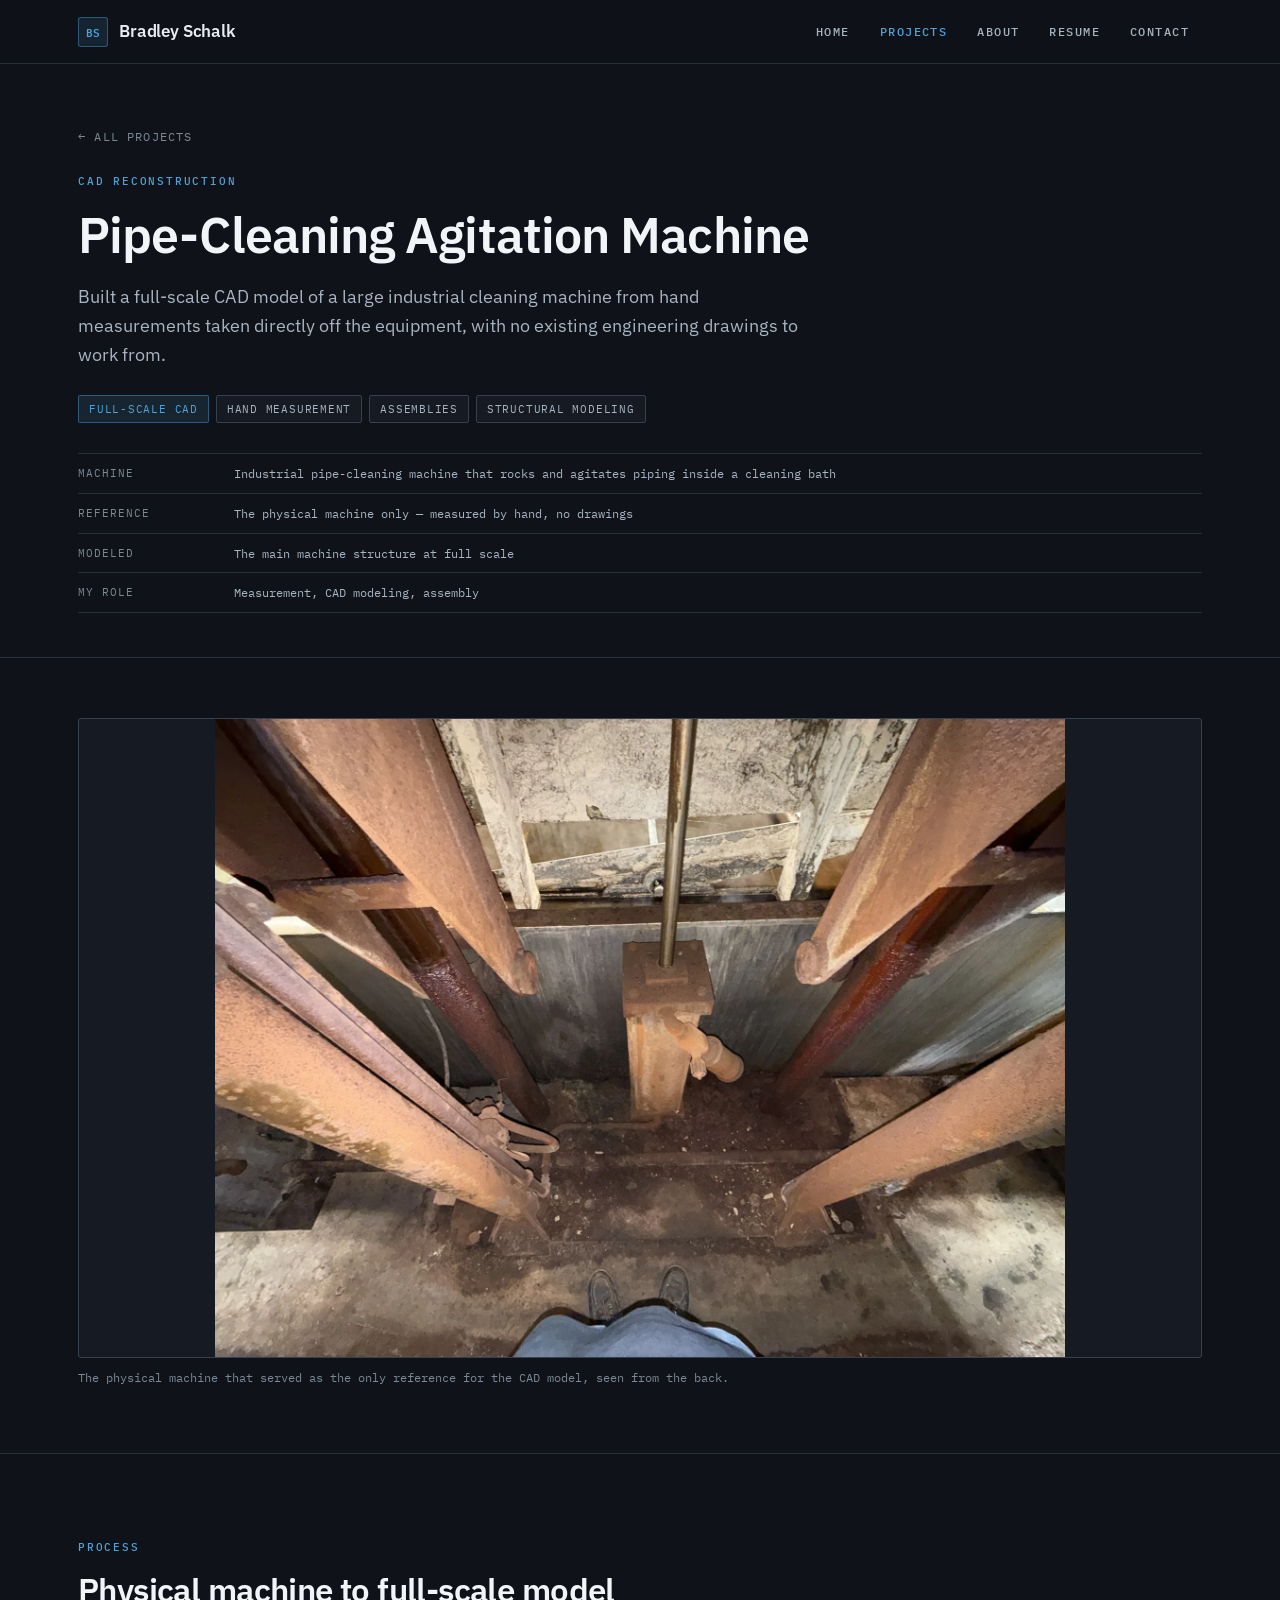
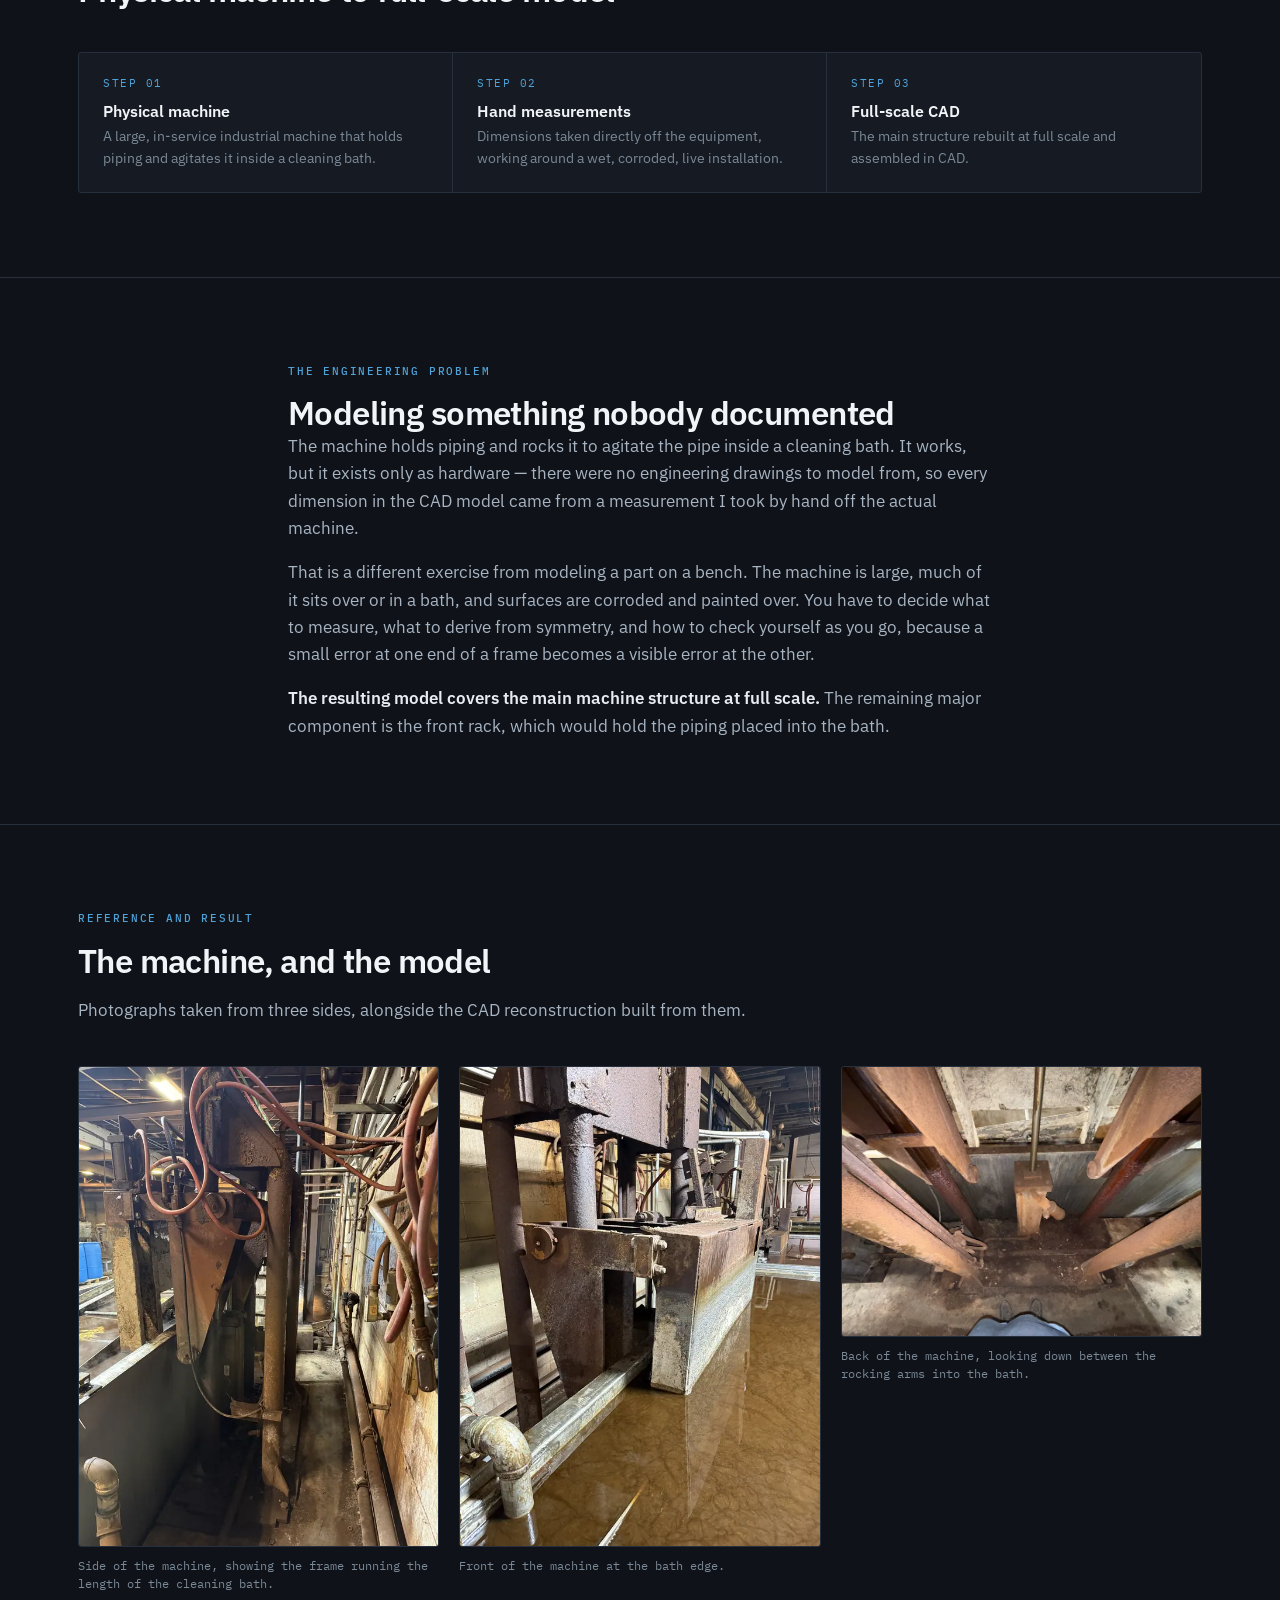
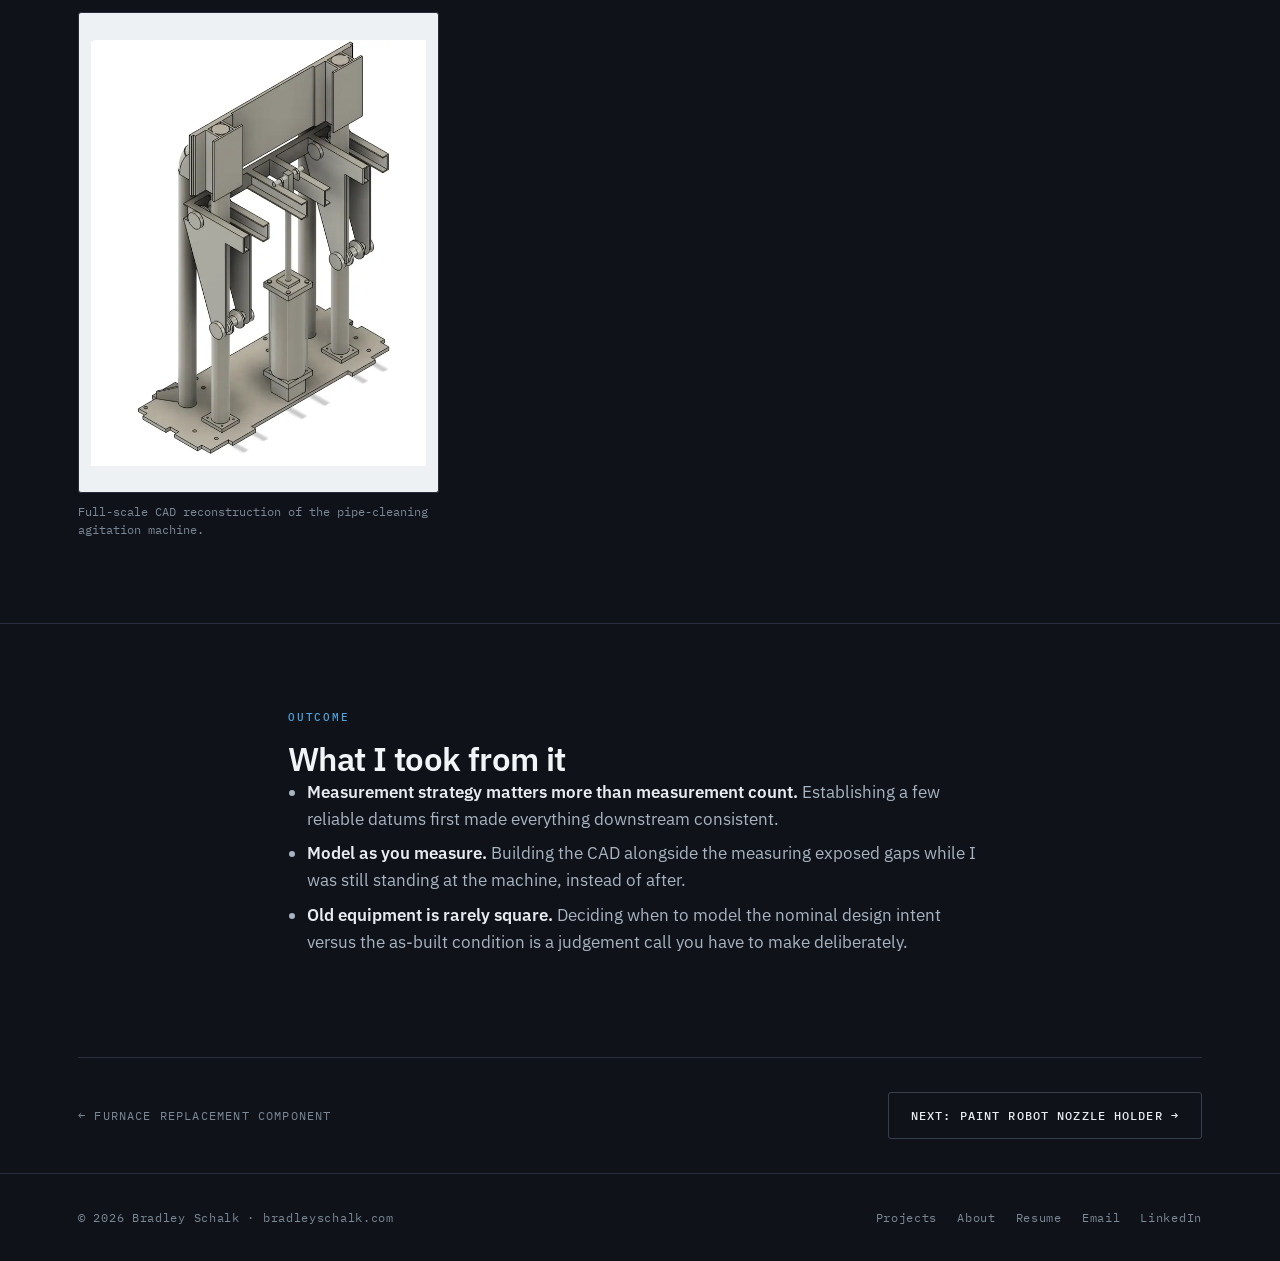
<file: projects/cleaning-machine.html>
<!DOCTYPE html>
<html lang="en">
<head>
<!-- Google tag (gtag.js) -->
<script async src="https://www.googletagmanager.com/gtag/js?id=G-TMHKS1FG67"></script>
<script>
  window.dataLayer = window.dataLayer || [];
  function gtag(){dataLayer.push(arguments);}
  gtag('js', new Date());

  gtag('config', 'G-TMHKS1FG67');
</script>
<meta charset="utf-8">
<meta name="viewport" content="width=device-width, initial-scale=1">

<title>Pipe-Cleaning Agitation Machine &mdash; CAD Reconstruction | Bradley Schalk</title>
<meta name="description" content="Full-scale CAD reconstruction of a large industrial pipe-cleaning agitation machine, modeled entirely from hand measurements taken off the physical equipment.">

<link rel="canonical" href="https://bradleyschalk.com/projects/cleaning-machine.html">
<meta property="og:site_name" content="bradleyschalk.com">
<meta property="og:type" content="article">
<meta property="og:title" content="Pipe-Cleaning Agitation Machine — CAD Reconstruction">
<meta property="og:description" content="A large industrial machine measured by hand and rebuilt at full scale in CAD, with no drawings to work from.">
<meta property="og:image" content="https://bradleyschalk.com/assets/images/og-image.jpg">

<link rel="icon" href="../favicon.svg" type="image/svg+xml">
<link rel="preconnect" href="https://fonts.googleapis.com">
<link rel="preconnect" href="https://fonts.gstatic.com" crossorigin>
<link href="https://fonts.googleapis.com/css2?family=IBM+Plex+Mono:wght@400;500;600&family=IBM+Plex+Sans:wght@400;500;600;700&display=swap" rel="stylesheet">
<link rel="stylesheet" href="../css/styles.css">
</head>

<body>
<a class="skip-link" href="#main">Skip to content</a>

<header class="nav">
  <div class="wrap nav__inner">
    <a class="nav__brand" href="../index.html">
      <span class="nav__mark" aria-hidden="true">BS</span>
      Bradley Schalk
    </a>
    <button class="nav__toggle" type="button" aria-expanded="false" aria-controls="nav-links" aria-label="Toggle navigation">
      <svg class="icon-open" viewBox="0 0 24 24" fill="none" stroke="currentColor" stroke-width="2" aria-hidden="true"><path d="M3 6h18M3 12h18M3 18h18"/></svg>
      <svg class="icon-close" viewBox="0 0 24 24" fill="none" stroke="currentColor" stroke-width="2" aria-hidden="true"><path d="M18 6L6 18M6 6l12 12"/></svg>
    </button>
    <nav class="nav__links" id="nav-links" aria-label="Main">
      <a class="nav__link" href="../index.html">Home</a>
      <a class="nav__link" href="index.html" aria-current="page">Projects</a>
      <a class="nav__link" href="../about.html">About</a>
      <a class="nav__link" href="../resume.html">Resume</a>
      <a class="nav__link" href="../contact.html">Contact</a>
    </nav>
  </div>
</header>

<main id="main">

  <div class="phead">
    <div class="wrap">
      <a class="backlink" href="index.html">&larr; All projects</a>
      <span class="eyebrow">CAD reconstruction</span>
      <h1>Pipe-Cleaning Agitation Machine</h1>
      <p class="lead">
        Built a full-scale CAD model of a large industrial cleaning machine from hand
        measurements taken directly off the equipment, with no existing engineering
        drawings to work from.
      </p>
      <ul class="tags">
        <li class="tag tag--accent">Full-scale CAD</li>
        <li class="tag">Hand measurement</li>
        <li class="tag">Assemblies</li>
        <li class="tag">Structural modeling</li>
      </ul>

      <dl class="specs">
        <div class="specs__row">
          <dt class="specs__key">Machine</dt>
          <dd class="specs__val">Industrial pipe-cleaning machine that rocks and agitates piping inside a cleaning bath</dd>
        </div>
        <div class="specs__row">
          <dt class="specs__key">Reference</dt>
          <dd class="specs__val">The physical machine only &mdash; measured by hand, no drawings</dd>
        </div>
        <div class="specs__row">
          <dt class="specs__key">Modeled</dt>
          <dd class="specs__val">The main machine structure at full scale</dd>
        </div>
        <div class="specs__row">
          <dt class="specs__key">My role</dt>
          <dd class="specs__val">Measurement, CAD modeling, assembly</dd>
        </div>
      </dl>
    </div>
  </div>

  <section class="section section--tight">
    <div class="wrap">
      <figure class="phero phero--natural">
        <img src="../assets/images/cleaning-machine/machine-back-full.webp"
             srcset="../assets/images/cleaning-machine/machine-back-thumb.webp 820w,
                     ../assets/images/cleaning-machine/machine-back-full.webp 1800w"
             sizes="(max-width: 1180px) 94vw, 1124px"
             alt="Looking down into the cleaning bath from the back of the agitation machine, between the heavy steel rocking arms toward the drive block at the centre."
             width="1800" height="1350" fetchpriority="high" decoding="async">
        <figcaption>The physical machine that served as the only reference for the CAD model, seen from the back.</figcaption>
      </figure>
    </div>
  </section>

  <!-- ============================== OVERVIEW ============================ -->
  <section class="section">
    <div class="wrap">
      <div class="section__head">
        <span class="eyebrow">Process</span>
        <h2>Physical machine to full-scale model</h2>
      </div>

      <div class="rail">
        <div class="rail__step">
          <span class="rail__num">Step 01</span>
          <h4>Physical machine</h4>
          <p>A large, in-service industrial machine that holds piping and agitates it inside a cleaning bath.</p>
        </div>
        <div class="rail__step">
          <span class="rail__num">Step 02</span>
          <h4>Hand measurements</h4>
          <p>Dimensions taken directly off the equipment, working around a wet, corroded, live installation.</p>
        </div>
        <div class="rail__step">
          <span class="rail__num">Step 03</span>
          <h4>Full-scale CAD</h4>
          <p>The main structure rebuilt at full scale and assembled in CAD.</p>
        </div>
      </div>
    </div>
  </section>

  <section class="section">
    <div class="wrap prose">
      <span class="eyebrow">The engineering problem</span>
      <h2>Modeling something nobody documented</h2>
      <p>
        The machine holds piping and rocks it to agitate the pipe inside a cleaning bath.
        It works, but it exists only as hardware &mdash; there were no engineering drawings
        to model from, so every dimension in the CAD model came from a measurement I took
        by hand off the actual machine.
      </p>
      <p>
        That is a different exercise from modeling a part on a bench. The machine is large,
        much of it sits over or in a bath, and surfaces are corroded and painted over. You
        have to decide what to measure, what to derive from symmetry, and how to check
        yourself as you go, because a small error at one end of a frame becomes a visible
        error at the other.
      </p>
      <p>
        <strong>The resulting model covers the main machine structure at full scale.</strong>
        The remaining major component is the front rack, which would hold the piping placed
        into the bath.
      </p>
    </div>
  </section>

  <!-- ============================== GALLERY ============================ -->
  <section class="section">
    <div class="wrap">
      <div class="section__head">
        <span class="eyebrow">Reference and result</span>
        <h2>The machine, and the model</h2>
        <p>Photographs taken from three sides, alongside the CAD reconstruction built from them.</p>
      </div>

      <div class="gallery gallery--wide" data-gallery>
        <figure class="shot shot--tall">
          <button class="shot__btn" type="button" data-lightbox
                  data-full="../assets/images/cleaning-machine/machine-side-full.webp">
            <img src="../assets/images/cleaning-machine/machine-side-thumb.webp"
                 alt="Side view of the agitation machine showing the long steel frame running beside the bath, with hoses overhead."
                 loading="lazy" decoding="async">
          </button>
          <figcaption>Side of the machine, showing the frame running the length of the cleaning bath.</figcaption>
        </figure>

        <figure class="shot shot--tall">
          <button class="shot__btn" type="button" data-lightbox
                  data-full="../assets/images/cleaning-machine/machine-front-full.webp">
            <img src="../assets/images/cleaning-machine/machine-front-thumb.webp"
                 alt="Front view of the machine, with the structural frame standing above the surface of the cleaning bath."
                 loading="lazy" decoding="async">
          </button>
          <figcaption>Front of the machine at the bath edge.</figcaption>
        </figure>

        <figure class="shot">
          <button class="shot__btn" type="button" data-lightbox
                  data-full="../assets/images/cleaning-machine/machine-back-full.webp">
            <img src="../assets/images/cleaning-machine/machine-back-thumb.webp"
                 alt="View from the back of the machine looking down into the bath between the rocking arms toward the central drive block."
                 loading="lazy" decoding="async">
          </button>
          <figcaption>Back of the machine, looking down between the rocking arms into the bath.</figcaption>
        </figure>

        <figure class="shot shot--cad shot--tall">
          <button class="shot__btn" type="button" data-lightbox data-cad
                  data-full="../assets/images/cleaning-machine/machine-cad-full.webp">
            <img src="../assets/images/cleaning-machine/machine-cad-thumb.webp"
                 alt="Full-scale CAD model of the agitation machine showing the frame, uprights, cross members, and drive components."
                 loading="lazy" decoding="async">
          </button>
          <figcaption>Full-scale CAD reconstruction of the pipe-cleaning agitation machine.</figcaption>
        </figure>
      </div>
    </div>
  </section>

  <section class="section">
    <div class="wrap prose">
      <span class="eyebrow">Outcome</span>
      <h2>What I took from it</h2>
      <ul>
        <li>
          <strong>Measurement strategy matters more than measurement count.</strong>
          Establishing a few reliable datums first made everything downstream consistent.
        </li>
        <li>
          <strong>Model as you measure.</strong> Building the CAD alongside the measuring
          exposed gaps while I was still standing at the machine, instead of after.
        </li>
        <li>
          <strong>Old equipment is rarely square.</strong> Deciding when to model the
          nominal design intent versus the as-built condition is a judgement call you have
          to make deliberately.
        </li>
      </ul>
    </div>
  </section>

  <div class="wrap">
    <nav class="pagenav" aria-label="Project navigation">
      <a class="backlink" style="margin:0" href="furnace-part.html">&larr; Furnace replacement component</a>
      <a class="btn" href="paint-holder.html">Next: Paint robot nozzle holder &rarr;</a>
    </nav>
  </div>

</main>

<footer class="footer">
  <div class="wrap footer__inner">
    <span>&copy; <span id="year">2026</span> Bradley Schalk &middot; bradleyschalk.com</span>
    <nav class="footer__links" aria-label="Footer">
      <a href="index.html">Projects</a>
      <a href="../about.html">About</a>
      <a href="../resume.html">Resume</a>
      <a href="mailto:bradschalk06@gmail.com">Email</a>
      <a href="https://www.linkedin.com/in/bradley-schalk" target="_blank" rel="noopener">LinkedIn</a>
    </nav>
  </div>
</footer>

<div class="lightbox" id="lightbox" role="dialog" aria-modal="true" aria-label="Image viewer" aria-hidden="true">
  <div class="lightbox__bar">
    <span class="lightbox__count"></span>
    <button class="lb-btn lightbox__close" type="button" aria-label="Close image viewer">
      <svg viewBox="0 0 24 24" fill="none" stroke="currentColor" stroke-width="2" aria-hidden="true"><path d="M18 6L6 18M6 6l12 12"/></svg>
    </button>
  </div>
  <div class="lightbox__stage">
    <button class="lb-btn lightbox__prev" type="button" aria-label="Previous image">
      <svg viewBox="0 0 24 24" fill="none" stroke="currentColor" stroke-width="2" aria-hidden="true"><path d="M15 18l-6-6 6-6"/></svg>
    </button>
    <img alt="">
    <button class="lb-btn lightbox__next" type="button" aria-label="Next image">
      <svg viewBox="0 0 24 24" fill="none" stroke="currentColor" stroke-width="2" aria-hidden="true"><path d="M9 18l6-6-6-6"/></svg>
    </button>
  </div>
  <p class="lightbox__caption"></p>
</div>

<script src="../js/script.js"></script>
<script>document.getElementById("year").textContent = new Date().getFullYear();</script>
</body>
</html>
</file>
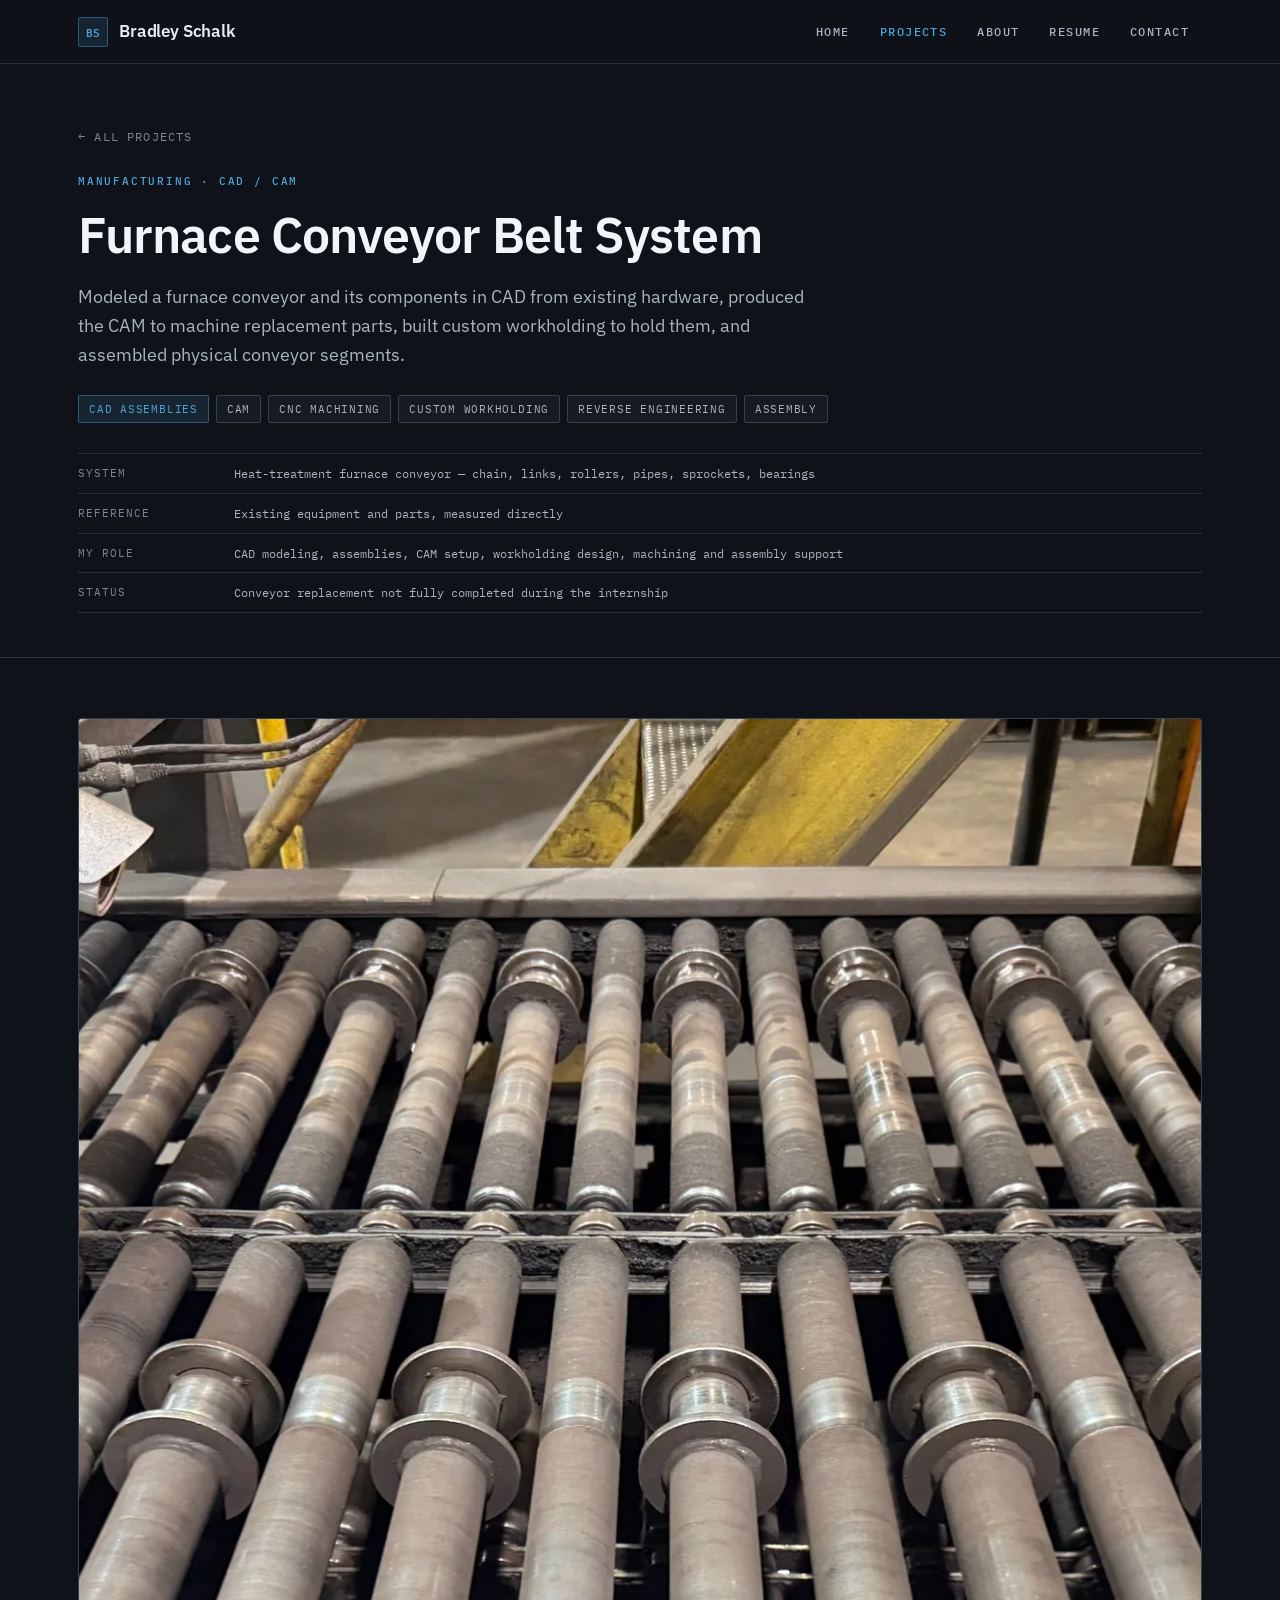
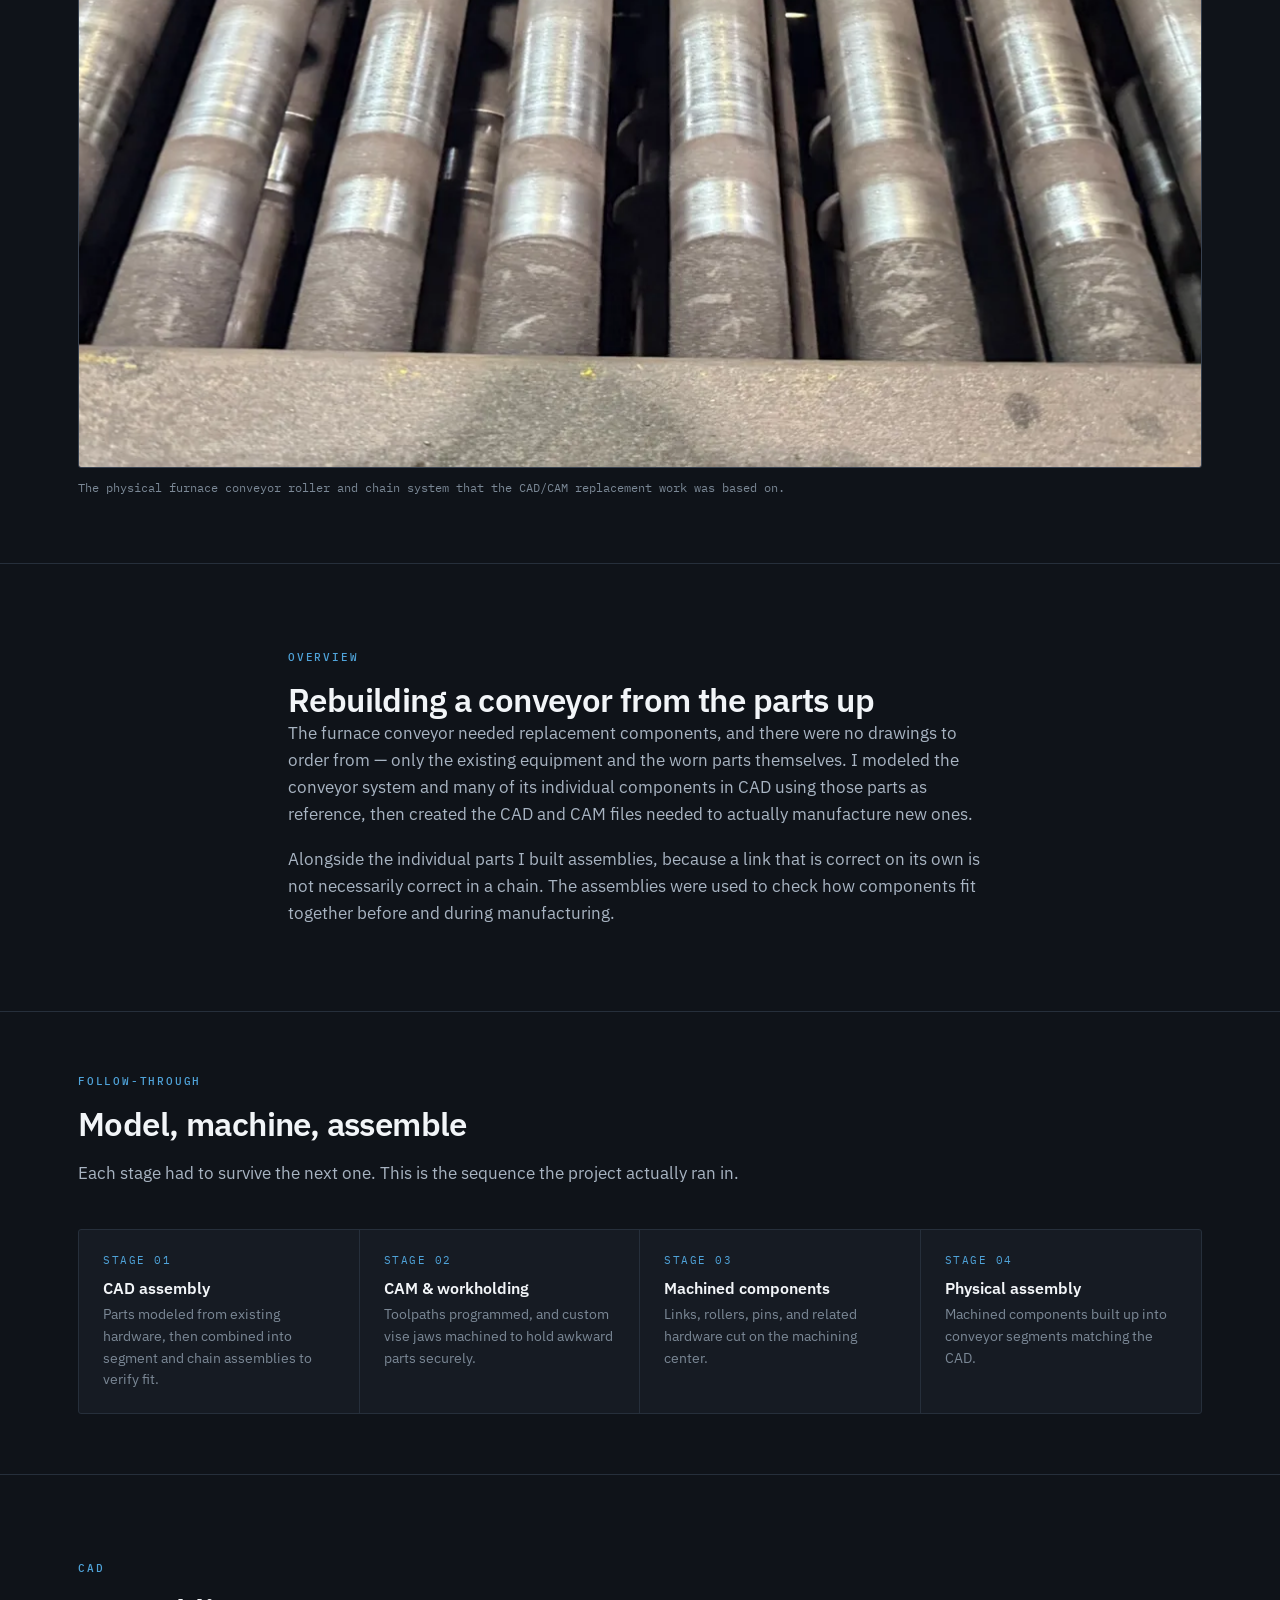
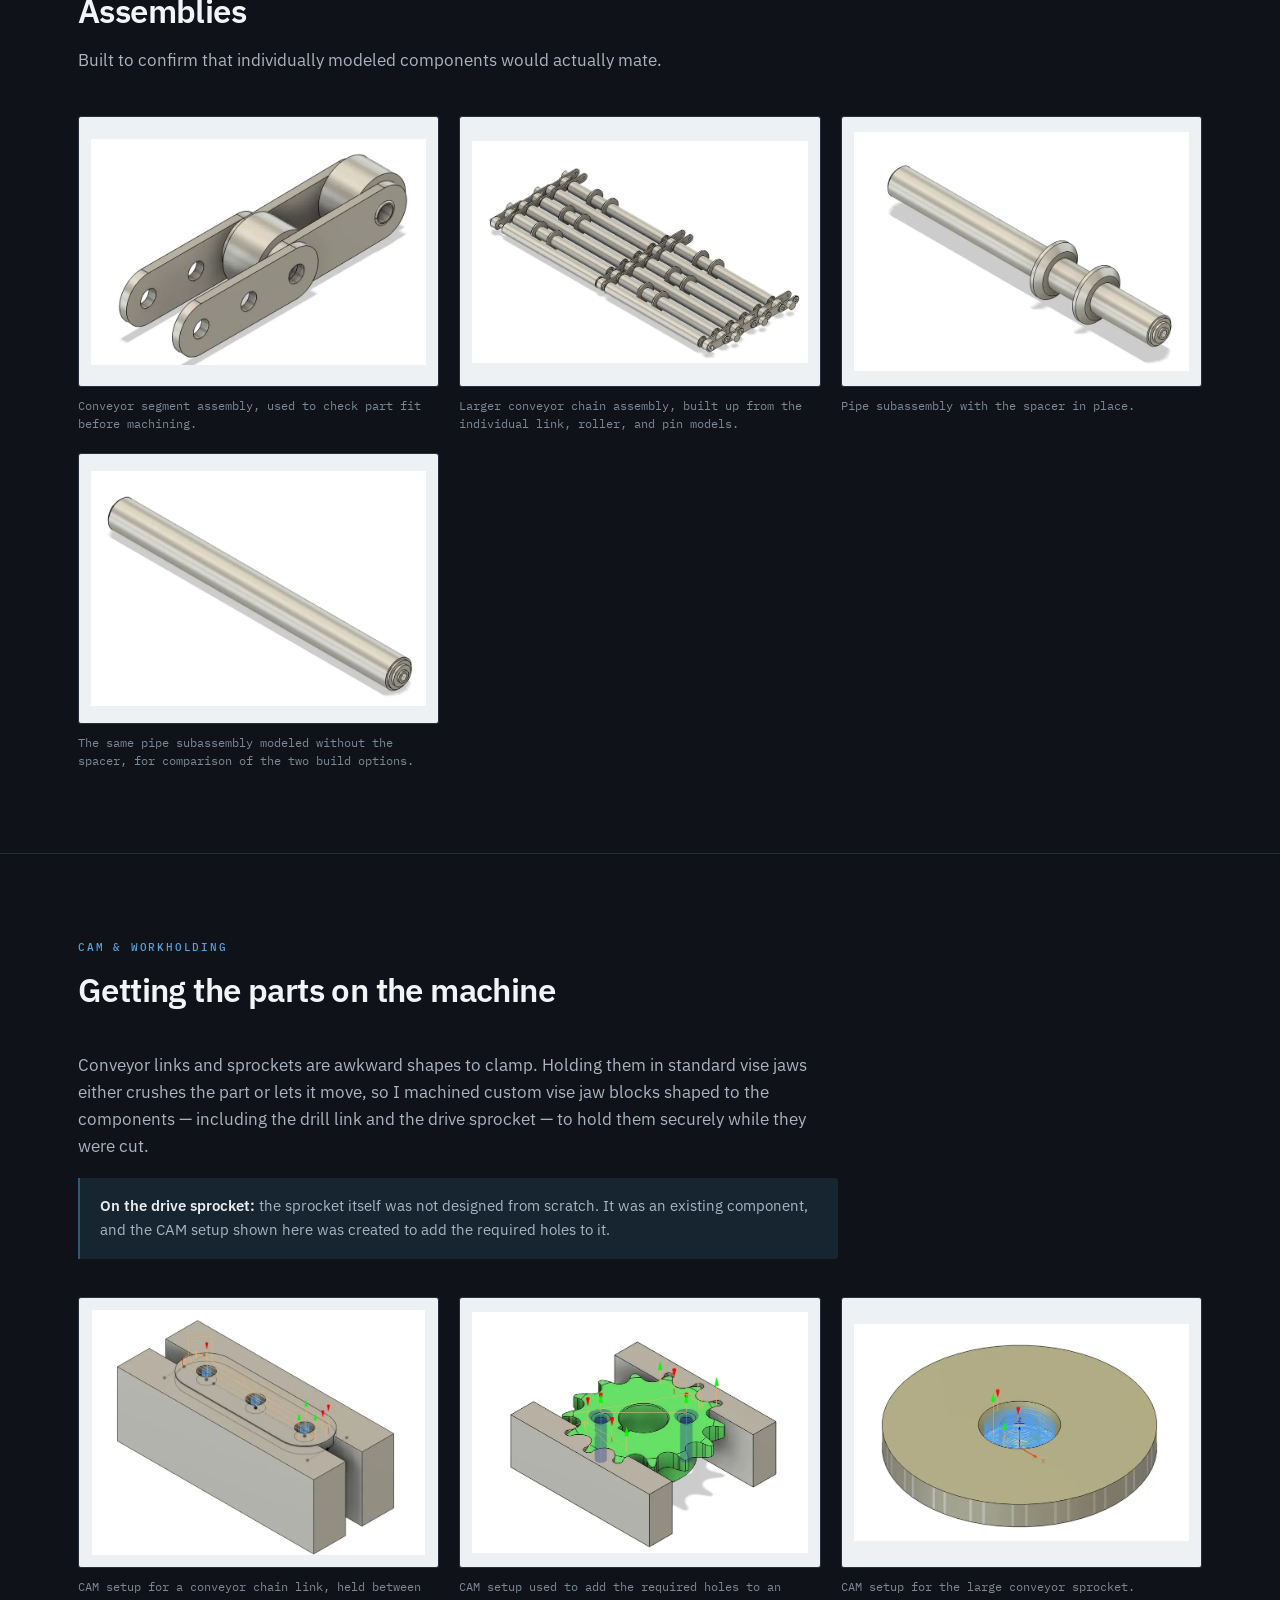
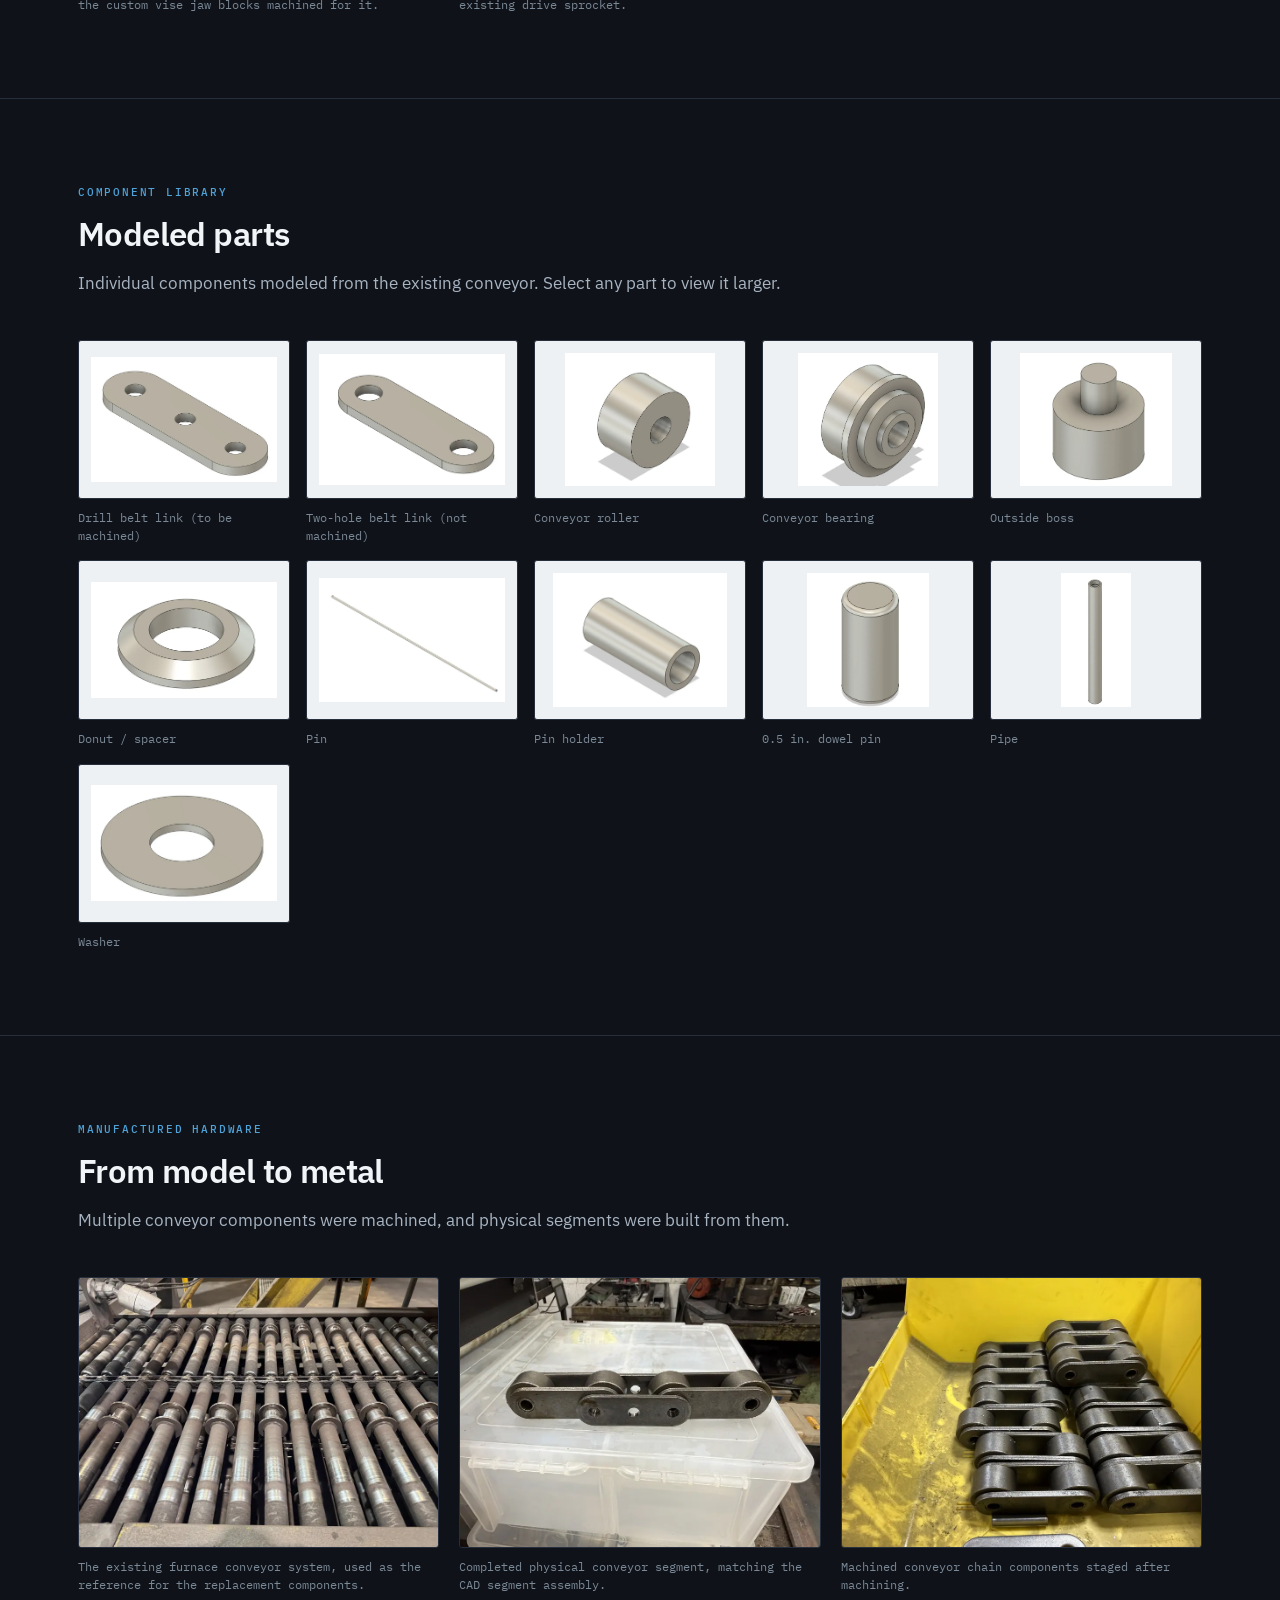
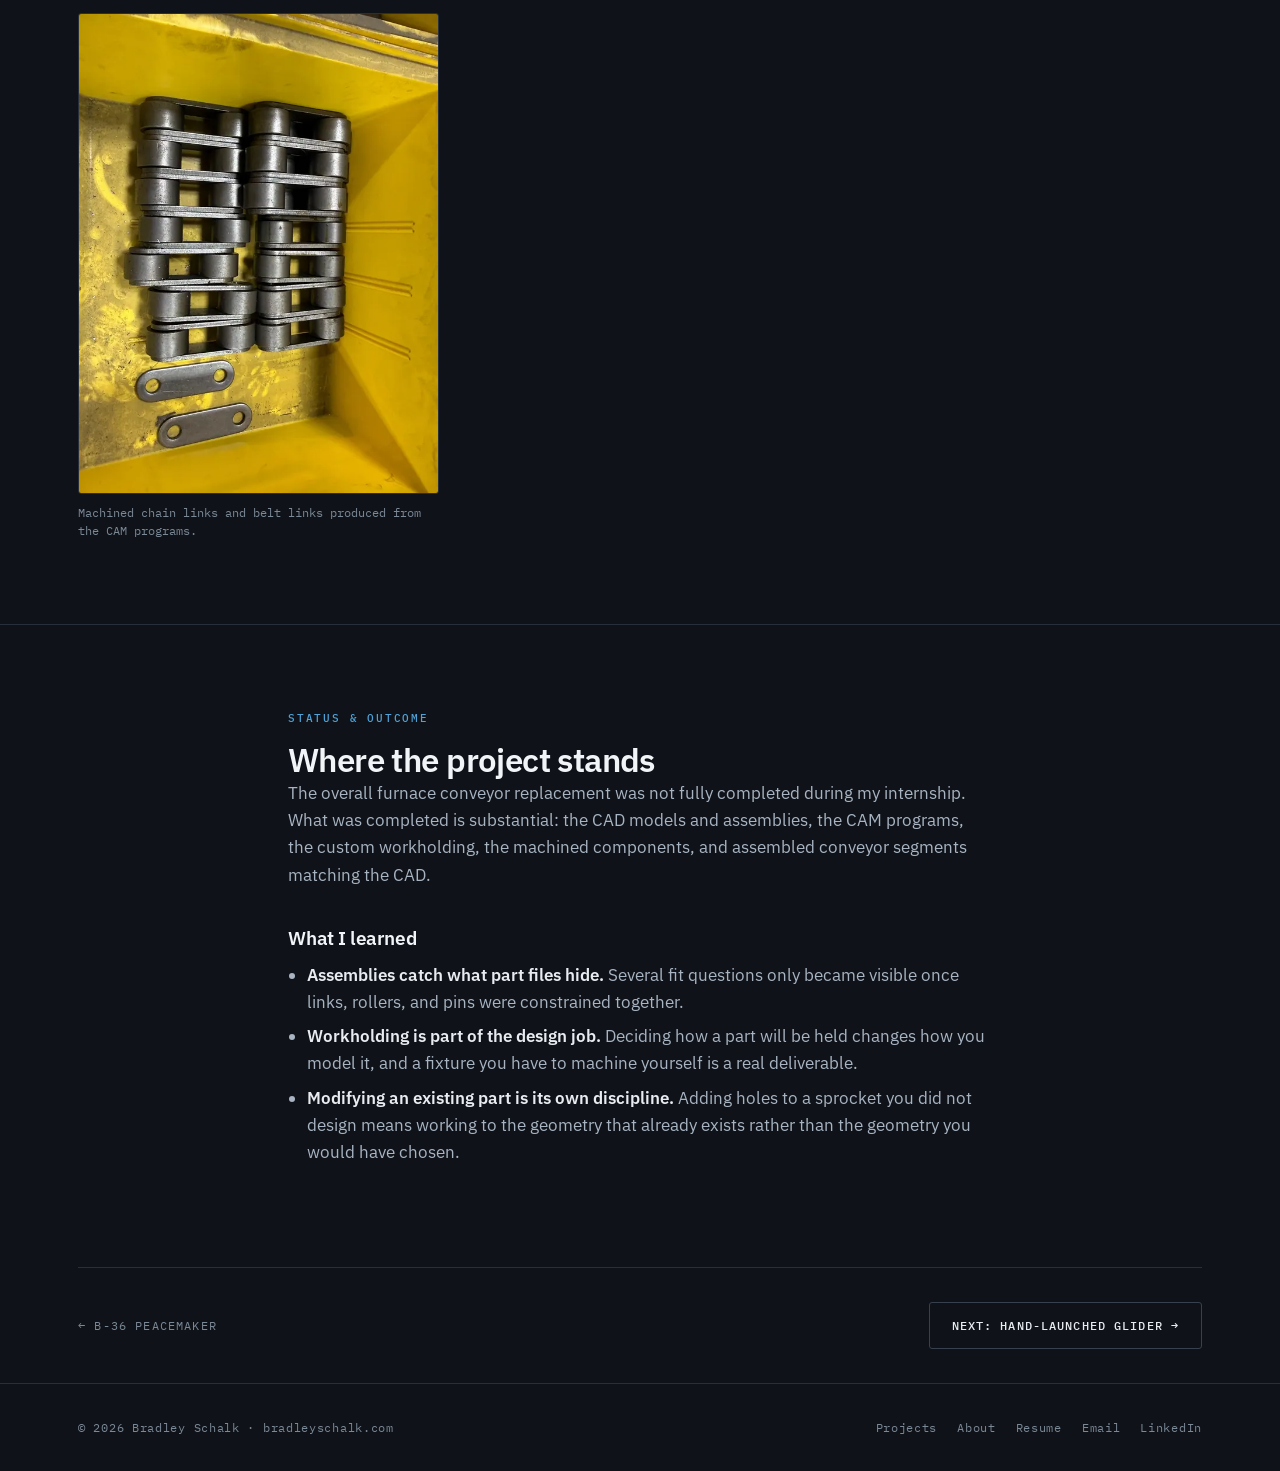
<file: projects/conveyor.html>
<!DOCTYPE html>
<html lang="en">
<head>
<!-- Google tag (gtag.js) -->
<script async src="https://www.googletagmanager.com/gtag/js?id=G-TMHKS1FG67"></script>
<script>
  window.dataLayer = window.dataLayer || [];
  function gtag(){dataLayer.push(arguments);}
  gtag('js', new Date());

  gtag('config', 'G-TMHKS1FG67');
</script>
<meta charset="utf-8">
<meta name="viewport" content="width=device-width, initial-scale=1">

<title>Furnace Conveyor Belt System | Bradley Schalk</title>
<meta name="description" content="CAD modeling, CAM programming, custom workholding, machining, and assembly of replacement components for a furnace conveyor belt system.">

<link rel="canonical" href="https://bradleyschalk.com/projects/conveyor.html">
<meta property="og:site_name" content="bradleyschalk.com">
<meta property="og:type" content="article">
<meta property="og:title" content="Furnace Conveyor Belt System">
<meta property="og:description" content="From CAD assemblies and CAM setups through custom workholding to machined conveyor hardware.">
<meta property="og:image" content="https://bradleyschalk.com/assets/images/og-image.jpg">

<link rel="icon" href="../favicon.svg" type="image/svg+xml">
<link rel="preconnect" href="https://fonts.googleapis.com">
<link rel="preconnect" href="https://fonts.gstatic.com" crossorigin>
<link href="https://fonts.googleapis.com/css2?family=IBM+Plex+Mono:wght@400;500;600&family=IBM+Plex+Sans:wght@400;500;600;700&display=swap" rel="stylesheet">
<link rel="stylesheet" href="../css/styles.css">
</head>

<body>
<a class="skip-link" href="#main">Skip to content</a>

<header class="nav">
  <div class="wrap nav__inner">
    <a class="nav__brand" href="../index.html">
      <span class="nav__mark" aria-hidden="true">BS</span>
      Bradley Schalk
    </a>
    <button class="nav__toggle" type="button" aria-expanded="false" aria-controls="nav-links" aria-label="Toggle navigation">
      <svg class="icon-open" viewBox="0 0 24 24" fill="none" stroke="currentColor" stroke-width="2" aria-hidden="true"><path d="M3 6h18M3 12h18M3 18h18"/></svg>
      <svg class="icon-close" viewBox="0 0 24 24" fill="none" stroke="currentColor" stroke-width="2" aria-hidden="true"><path d="M18 6L6 18M6 6l12 12"/></svg>
    </button>
    <nav class="nav__links" id="nav-links" aria-label="Main">
      <a class="nav__link" href="../index.html">Home</a>
      <a class="nav__link" href="index.html" aria-current="page">Projects</a>
      <a class="nav__link" href="../about.html">About</a>
      <a class="nav__link" href="../resume.html">Resume</a>
      <a class="nav__link" href="../contact.html">Contact</a>
    </nav>
  </div>
</header>

<main id="main">

  <div class="phead">
    <div class="wrap">
      <a class="backlink" href="index.html">&larr; All projects</a>
      <span class="eyebrow">Manufacturing &middot; CAD / CAM</span>
      <h1>Furnace Conveyor Belt System</h1>
      <p class="lead">
        Modeled a furnace conveyor and its components in CAD from existing hardware,
        produced the CAM to machine replacement parts, built custom workholding to hold
        them, and assembled physical conveyor segments.
      </p>
      <ul class="tags">
        <li class="tag tag--accent">CAD assemblies</li>
        <li class="tag">CAM</li>
        <li class="tag">CNC machining</li>
        <li class="tag">Custom workholding</li>
        <li class="tag">Reverse engineering</li>
        <li class="tag">Assembly</li>
      </ul>

      <dl class="specs">
        <div class="specs__row">
          <dt class="specs__key">System</dt>
          <dd class="specs__val">Heat-treatment furnace conveyor &mdash; chain, links, rollers, pipes, sprockets, bearings</dd>
        </div>
        <div class="specs__row">
          <dt class="specs__key">Reference</dt>
          <dd class="specs__val">Existing equipment and parts, measured directly</dd>
        </div>
        <div class="specs__row">
          <dt class="specs__key">My role</dt>
          <dd class="specs__val">CAD modeling, assemblies, CAM setup, workholding design, machining and assembly support</dd>
        </div>
        <div class="specs__row">
          <dt class="specs__key">Status</dt>
          <dd class="specs__val">Conveyor replacement not fully completed during the internship</dd>
        </div>
      </dl>
    </div>
  </div>

  <section class="section section--tight">
    <div class="wrap">
      <figure class="phero">
        <img src="../assets/images/conveyor/hero-physical-full.webp"
             srcset="../assets/images/conveyor/hero-physical-thumb.webp 820w,
                     ../assets/images/conveyor/hero-physical-full.webp 1800w"
             sizes="(max-width: 1180px) 94vw, 1124px"
             alt="Physical furnace conveyor roller and chain system, with rows of steel rollers linked by chain across the conveyor bed."
             width="1800" height="1350" fetchpriority="high" decoding="async">
        <figcaption>The physical furnace conveyor roller and chain system that the CAD/CAM replacement work was based on.</figcaption>
      </figure>
    </div>
  </section>

  <!-- ============================== OVERVIEW ============================ -->
  <section class="section">
    <div class="wrap prose">
      <span class="eyebrow">Overview</span>
      <h2>Rebuilding a conveyor from the parts up</h2>
      <p>
        The furnace conveyor needed replacement components, and there were no drawings to
        order from &mdash; only the existing equipment and the worn parts themselves. I
        modeled the conveyor system and many of its individual components in CAD using
        those parts as reference, then created the CAD and CAM files needed to actually
        manufacture new ones.
      </p>
      <p>
        Alongside the individual parts I built assemblies, because a link that is correct
        on its own is not necessarily correct in a chain. The assemblies were used to check
        how components fit together before and during manufacturing.
      </p>
    </div>
  </section>

  <!-- ============================== RAIL =============================== -->
  <section class="section section--tight">
    <div class="wrap">
      <div class="section__head">
        <span class="eyebrow">Follow-through</span>
        <h2>Model, machine, assemble</h2>
        <p>Each stage had to survive the next one. This is the sequence the project actually ran in.</p>
      </div>

      <div class="rail">
        <div class="rail__step">
          <span class="rail__num">Stage 01</span>
          <h4>CAD assembly</h4>
          <p>Parts modeled from existing hardware, then combined into segment and chain assemblies to verify fit.</p>
        </div>
        <div class="rail__step">
          <span class="rail__num">Stage 02</span>
          <h4>CAM &amp; workholding</h4>
          <p>Toolpaths programmed, and custom vise jaws machined to hold awkward parts securely.</p>
        </div>
        <div class="rail__step">
          <span class="rail__num">Stage 03</span>
          <h4>Machined components</h4>
          <p>Links, rollers, pins, and related hardware cut on the machining center.</p>
        </div>
        <div class="rail__step">
          <span class="rail__num">Stage 04</span>
          <h4>Physical assembly</h4>
          <p>Machined components built up into conveyor segments matching the CAD.</p>
        </div>
      </div>
    </div>
  </section>

  <!-- =========================== CAD ASSEMBLIES ========================= -->
  <section class="section">
    <div class="wrap">
      <div class="section__head">
        <span class="eyebrow">CAD</span>
        <h2>Assemblies</h2>
        <p>Built to confirm that individually modeled components would actually mate.</p>
      </div>

      <div class="gallery gallery--wide" data-gallery>
        <figure class="shot shot--cad">
          <button class="shot__btn" type="button" data-lightbox data-cad
                  data-full="../assets/images/conveyor/segment-assembly-cad-full.webp">
            <img src="../assets/images/conveyor/segment-assembly-cad-thumb.webp"
                 alt="CAD assembly of a single conveyor segment showing paired side links, rollers, and connecting pins."
                 loading="lazy" decoding="async">
          </button>
          <figcaption>Conveyor segment assembly, used to check part fit before machining.</figcaption>
        </figure>

        <figure class="shot shot--cad">
          <button class="shot__btn" type="button" data-lightbox data-cad
                  data-full="../assets/images/conveyor/chain-assembly-cad-full.webp">
            <img src="../assets/images/conveyor/chain-assembly-cad-thumb.webp"
                 alt="CAD model of a longer conveyor chain assembly built from repeated link and roller subassemblies."
                 loading="lazy" decoding="async">
          </button>
          <figcaption>Larger conveyor chain assembly, built up from the individual link, roller, and pin models.</figcaption>
        </figure>

        <figure class="shot shot--cad">
          <button class="shot__btn" type="button" data-lightbox data-cad
                  data-full="../assets/images/conveyor/pipe-assembly-full.webp">
            <img src="../assets/images/conveyor/pipe-assembly-thumb.webp"
                 alt="CAD pipe subassembly showing the pipe with spacers and end hardware fitted."
                 loading="lazy" decoding="async">
          </button>
          <figcaption>Pipe subassembly with the spacer in place.</figcaption>
        </figure>

        <figure class="shot shot--cad">
          <button class="shot__btn" type="button" data-lightbox data-cad
                  data-full="../assets/images/conveyor/pipe-assembly-no-spacer-full.webp">
            <img src="../assets/images/conveyor/pipe-assembly-no-spacer-thumb.webp"
                 alt="CAD pipe subassembly modeled without the spacer component fitted."
                 loading="lazy" decoding="async">
          </button>
          <figcaption>The same pipe subassembly modeled without the spacer, for comparison of the two build options.</figcaption>
        </figure>
      </div>
    </div>
  </section>

  <!-- ========================= CAM & WORKHOLDING ======================== -->
  <section class="section">
    <div class="wrap">
      <div class="section__head">
        <span class="eyebrow">CAM &amp; workholding</span>
        <h2>Getting the parts on the machine</h2>
      </div>

      <div class="prose" style="margin-bottom:38px">
        <p>
          Conveyor links and sprockets are awkward shapes to clamp. Holding them in
          standard vise jaws either crushes the part or lets it move, so I machined custom
          vise jaw blocks shaped to the components &mdash; including the drill link and the
          drive sprocket &mdash; to hold them securely while they were cut.
        </p>
        <div class="note">
          <p>
            <strong>On the drive sprocket:</strong> the sprocket itself was not designed
            from scratch. It was an existing component, and the CAM setup shown here was
            created to add the required holes to it.
          </p>
        </div>
      </div>

      <div class="gallery gallery--wide" data-gallery>
        <figure class="shot shot--cad">
          <button class="shot__btn" type="button" data-lightbox data-cad
                  data-full="../assets/images/conveyor/cam-chain-link-full.webp">
            <img src="../assets/images/conveyor/cam-chain-link-thumb.webp"
                 alt="CAM setup for a conveyor chain link, the part seated between two stepped vise jaw blocks with drilling toolpaths shown."
                 loading="lazy" decoding="async">
          </button>
          <figcaption>CAM setup for a conveyor chain link, held between the custom vise jaw blocks machined for it.</figcaption>
        </figure>

        <figure class="shot shot--cad">
          <button class="shot__btn" type="button" data-lightbox data-cad
                  data-full="../assets/images/conveyor/cam-drive-sprocket-full.webp">
            <img src="../assets/images/conveyor/cam-drive-sprocket-thumb.webp"
                 alt="CAM setup on an existing drive sprocket showing toolpaths for the holes being added."
                 loading="lazy" decoding="async">
          </button>
          <figcaption>CAM setup used to add the required holes to an existing drive sprocket.</figcaption>
        </figure>

        <figure class="shot shot--cad">
          <button class="shot__btn" type="button" data-lightbox data-cad
                  data-full="../assets/images/conveyor/cam-large-sprocket-full.webp">
            <img src="../assets/images/conveyor/cam-large-sprocket-thumb.webp"
                 alt="CAM setup for the large conveyor sprocket showing toolpaths across the tooth profile."
                 loading="lazy" decoding="async">
          </button>
          <figcaption>CAM setup for the large conveyor sprocket.</figcaption>
        </figure>
      </div>
    </div>
  </section>

  <!-- =========================== PART ARCHIVE =========================== -->
  <section class="section">
    <div class="wrap">
      <div class="section__head">
        <span class="eyebrow">Component library</span>
        <h2>Modeled parts</h2>
        <p>
          Individual components modeled from the existing conveyor. Select any part to
          view it larger.
        </p>
      </div>

      <div class="gallery gallery--parts" data-gallery>

        <figure class="shot shot--cad">
          <button class="shot__btn" type="button" data-lightbox data-cad
                  data-full="../assets/images/conveyor/part-drill-link-full.webp">
            <img src="../assets/images/conveyor/part-drill-link-thumb.webp" alt="CAD model of the drill belt link." loading="lazy" decoding="async">
          </button>
          <figcaption>Drill belt link (to be machined)</figcaption>
        </figure>

        <figure class="shot shot--cad">
          <button class="shot__btn" type="button" data-lightbox data-cad
                  data-full="../assets/images/conveyor/part-non-drill-link-full.webp">
            <img src="../assets/images/conveyor/part-non-drill-link-thumb.webp" alt="CAD model of the two-hole belt link." loading="lazy" decoding="async">
          </button>
          <figcaption>Two-hole belt link (not machined)</figcaption>
        </figure>

        <figure class="shot shot--cad">
          <button class="shot__btn" type="button" data-lightbox data-cad
                  data-full="../assets/images/conveyor/part-roller-full.webp">
            <img src="../assets/images/conveyor/part-roller-thumb.webp" alt="CAD model of the conveyor roller." loading="lazy" decoding="async">
          </button>
          <figcaption>Conveyor roller</figcaption>
        </figure>

        <figure class="shot shot--cad">
          <button class="shot__btn" type="button" data-lightbox data-cad
                  data-full="../assets/images/conveyor/part-conveyor-bearing-full.webp">
            <img src="../assets/images/conveyor/part-conveyor-bearing-thumb.webp" alt="CAD model of the conveyor bearing." loading="lazy" decoding="async">
          </button>
          <figcaption>Conveyor bearing</figcaption>
        </figure>

        <figure class="shot shot--cad">
          <button class="shot__btn" type="button" data-lightbox data-cad
                  data-full="../assets/images/conveyor/part-outside-boss-full.webp">
            <img src="../assets/images/conveyor/part-outside-boss-thumb.webp" alt="CAD model of the outside boss." loading="lazy" decoding="async">
          </button>
          <figcaption>Outside boss</figcaption>
        </figure>

        <figure class="shot shot--cad">
          <button class="shot__btn" type="button" data-lightbox data-cad
                  data-full="../assets/images/conveyor/part-donut-spacer-full.webp">
            <img src="../assets/images/conveyor/part-donut-spacer-thumb.webp" alt="CAD model of the donut spacer component." loading="lazy" decoding="async">
          </button>
          <figcaption>Donut / spacer</figcaption>
        </figure>

        <figure class="shot shot--cad">
          <button class="shot__btn" type="button" data-lightbox data-cad
                  data-full="../assets/images/conveyor/part-pin-full.webp">
            <img src="../assets/images/conveyor/part-pin-thumb.webp" alt="CAD model of the conveyor pin." loading="lazy" decoding="async">
          </button>
          <figcaption>Pin</figcaption>
        </figure>

        <figure class="shot shot--cad">
          <button class="shot__btn" type="button" data-lightbox data-cad
                  data-full="../assets/images/conveyor/part-pin-holder-full.webp">
            <img src="../assets/images/conveyor/part-pin-holder-thumb.webp" alt="CAD model of the pin holder." loading="lazy" decoding="async">
          </button>
          <figcaption>Pin holder</figcaption>
        </figure>

        <figure class="shot shot--cad">
          <button class="shot__btn" type="button" data-lightbox data-cad
                  data-full="../assets/images/conveyor/part-dowel-pin-full.webp">
            <img src="../assets/images/conveyor/part-dowel-pin-thumb.webp" alt="CAD model of the half-inch dowel pin." loading="lazy" decoding="async">
          </button>
          <figcaption>0.5 in. dowel pin</figcaption>
        </figure>

        <figure class="shot shot--cad">
          <button class="shot__btn" type="button" data-lightbox data-cad
                  data-full="../assets/images/conveyor/part-pipe-full.webp">
            <img src="../assets/images/conveyor/part-pipe-thumb.webp" alt="CAD model of the conveyor pipe." loading="lazy" decoding="async">
          </button>
          <figcaption>Pipe</figcaption>
        </figure>

        <figure class="shot shot--cad">
          <button class="shot__btn" type="button" data-lightbox data-cad
                  data-full="../assets/images/conveyor/part-washer-full.webp">
            <img src="../assets/images/conveyor/part-washer-thumb.webp" alt="CAD model of the washer." loading="lazy" decoding="async">
          </button>
          <figcaption>Washer</figcaption>
        </figure>

      </div>
    </div>
  </section>

  <!-- ===================== MACHINED & ASSEMBLED ======================== -->
  <section class="section">
    <div class="wrap">
      <div class="section__head">
        <span class="eyebrow">Manufactured hardware</span>
        <h2>From model to metal</h2>
        <p>
          Multiple conveyor components were machined, and physical segments were built
          from them.
        </p>
      </div>

      <div class="gallery gallery--wide" data-gallery>
        <figure class="shot">
          <button class="shot__btn" type="button" data-lightbox
                  data-full="../assets/images/conveyor/hero-physical-full.webp">
            <img src="../assets/images/conveyor/hero-physical-thumb.webp"
                 alt="Rows of steel conveyor rollers linked by chain, forming the physical furnace conveyor bed."
                 loading="lazy" decoding="async">
          </button>
          <figcaption>The existing furnace conveyor system, used as the reference for the replacement components.</figcaption>
        </figure>

        <figure class="shot">
          <button class="shot__btn" type="button" data-lightbox
                  data-full="../assets/images/conveyor/segment-assembled-physical-full.webp">
            <img src="../assets/images/conveyor/segment-assembled-physical-thumb.webp"
                 alt="Assembled conveyor segment with two roller pairs joined by side links and a centre link plate."
                 loading="lazy" decoding="async">
          </button>
          <figcaption>Completed physical conveyor segment, matching the CAD segment assembly.</figcaption>
        </figure>

        <figure class="shot">
          <button class="shot__btn" type="button" data-lightbox
                  data-full="../assets/images/conveyor/machined-links-staged-full.webp">
            <img src="../assets/images/conveyor/machined-links-staged-thumb.webp"
                 alt="Stacks of machined conveyor chain links staged in a yellow shop bin."
                 loading="lazy" decoding="async">
          </button>
          <figcaption>Machined conveyor chain components staged after machining.</figcaption>
        </figure>

        <figure class="shot shot--tall">
          <button class="shot__btn" type="button" data-lightbox
                  data-full="../assets/images/conveyor/machined-links-top-full.webp">
            <img src="../assets/images/conveyor/machined-links-top-thumb.webp"
                 alt="Machined chain links stacked in two rows beside two flat belt links, viewed from above."
                 loading="lazy" decoding="async">
          </button>
          <figcaption>Machined chain links and belt links produced from the CAM programs.</figcaption>
        </figure>
      </div>
    </div>
  </section>

  <!-- ============================== OUTCOME ============================= -->
  <section class="section">
    <div class="wrap prose">
      <span class="eyebrow">Status &amp; outcome</span>
      <h2>Where the project stands</h2>
      <p>
        The overall furnace conveyor replacement was not fully completed during my
        internship. What was completed is substantial: the CAD models and assemblies, the
        CAM programs, the custom workholding, the machined components, and assembled
        conveyor segments matching the CAD.
      </p>

      <h3>What I learned</h3>
      <ul>
        <li>
          <strong>Assemblies catch what part files hide.</strong> Several fit questions
          only became visible once links, rollers, and pins were constrained together.
        </li>
        <li>
          <strong>Workholding is part of the design job.</strong> Deciding how a part will
          be held changes how you model it, and a fixture you have to machine yourself is
          a real deliverable.
        </li>
        <li>
          <strong>Modifying an existing part is its own discipline.</strong> Adding holes
          to a sprocket you did not design means working to the geometry that already
          exists rather than the geometry you would have chosen.
        </li>
      </ul>
    </div>
  </section>

  <div class="wrap">
    <nav class="pagenav" aria-label="Project navigation">
      <a class="backlink" style="margin:0" href="b36-peacemaker.html">&larr; B-36 Peacemaker</a>
      <a class="btn" href="glider.html">Next: Hand-launched glider &rarr;</a>
    </nav>
  </div>

</main>

<footer class="footer">
  <div class="wrap footer__inner">
    <span>&copy; <span id="year">2026</span> Bradley Schalk &middot; bradleyschalk.com</span>
    <nav class="footer__links" aria-label="Footer">
      <a href="index.html">Projects</a>
      <a href="../about.html">About</a>
      <a href="../resume.html">Resume</a>
      <a href="mailto:bradschalk06@gmail.com">Email</a>
      <a href="https://www.linkedin.com/in/bradley-schalk" target="_blank" rel="noopener">LinkedIn</a>
    </nav>
  </div>
</footer>

<div class="lightbox" id="lightbox" role="dialog" aria-modal="true" aria-label="Image viewer" aria-hidden="true">
  <div class="lightbox__bar">
    <span class="lightbox__count"></span>
    <button class="lb-btn lightbox__close" type="button" aria-label="Close image viewer">
      <svg viewBox="0 0 24 24" fill="none" stroke="currentColor" stroke-width="2" aria-hidden="true"><path d="M18 6L6 18M6 6l12 12"/></svg>
    </button>
  </div>
  <div class="lightbox__stage">
    <button class="lb-btn lightbox__prev" type="button" aria-label="Previous image">
      <svg viewBox="0 0 24 24" fill="none" stroke="currentColor" stroke-width="2" aria-hidden="true"><path d="M15 18l-6-6 6-6"/></svg>
    </button>
    <img alt="">
    <button class="lb-btn lightbox__next" type="button" aria-label="Next image">
      <svg viewBox="0 0 24 24" fill="none" stroke="currentColor" stroke-width="2" aria-hidden="true"><path d="M9 18l6-6-6-6"/></svg>
    </button>
  </div>
  <p class="lightbox__caption"></p>
</div>

<script src="../js/script.js"></script>
<script>document.getElementById("year").textContent = new Date().getFullYear();</script>
</body>
</html>
</file>
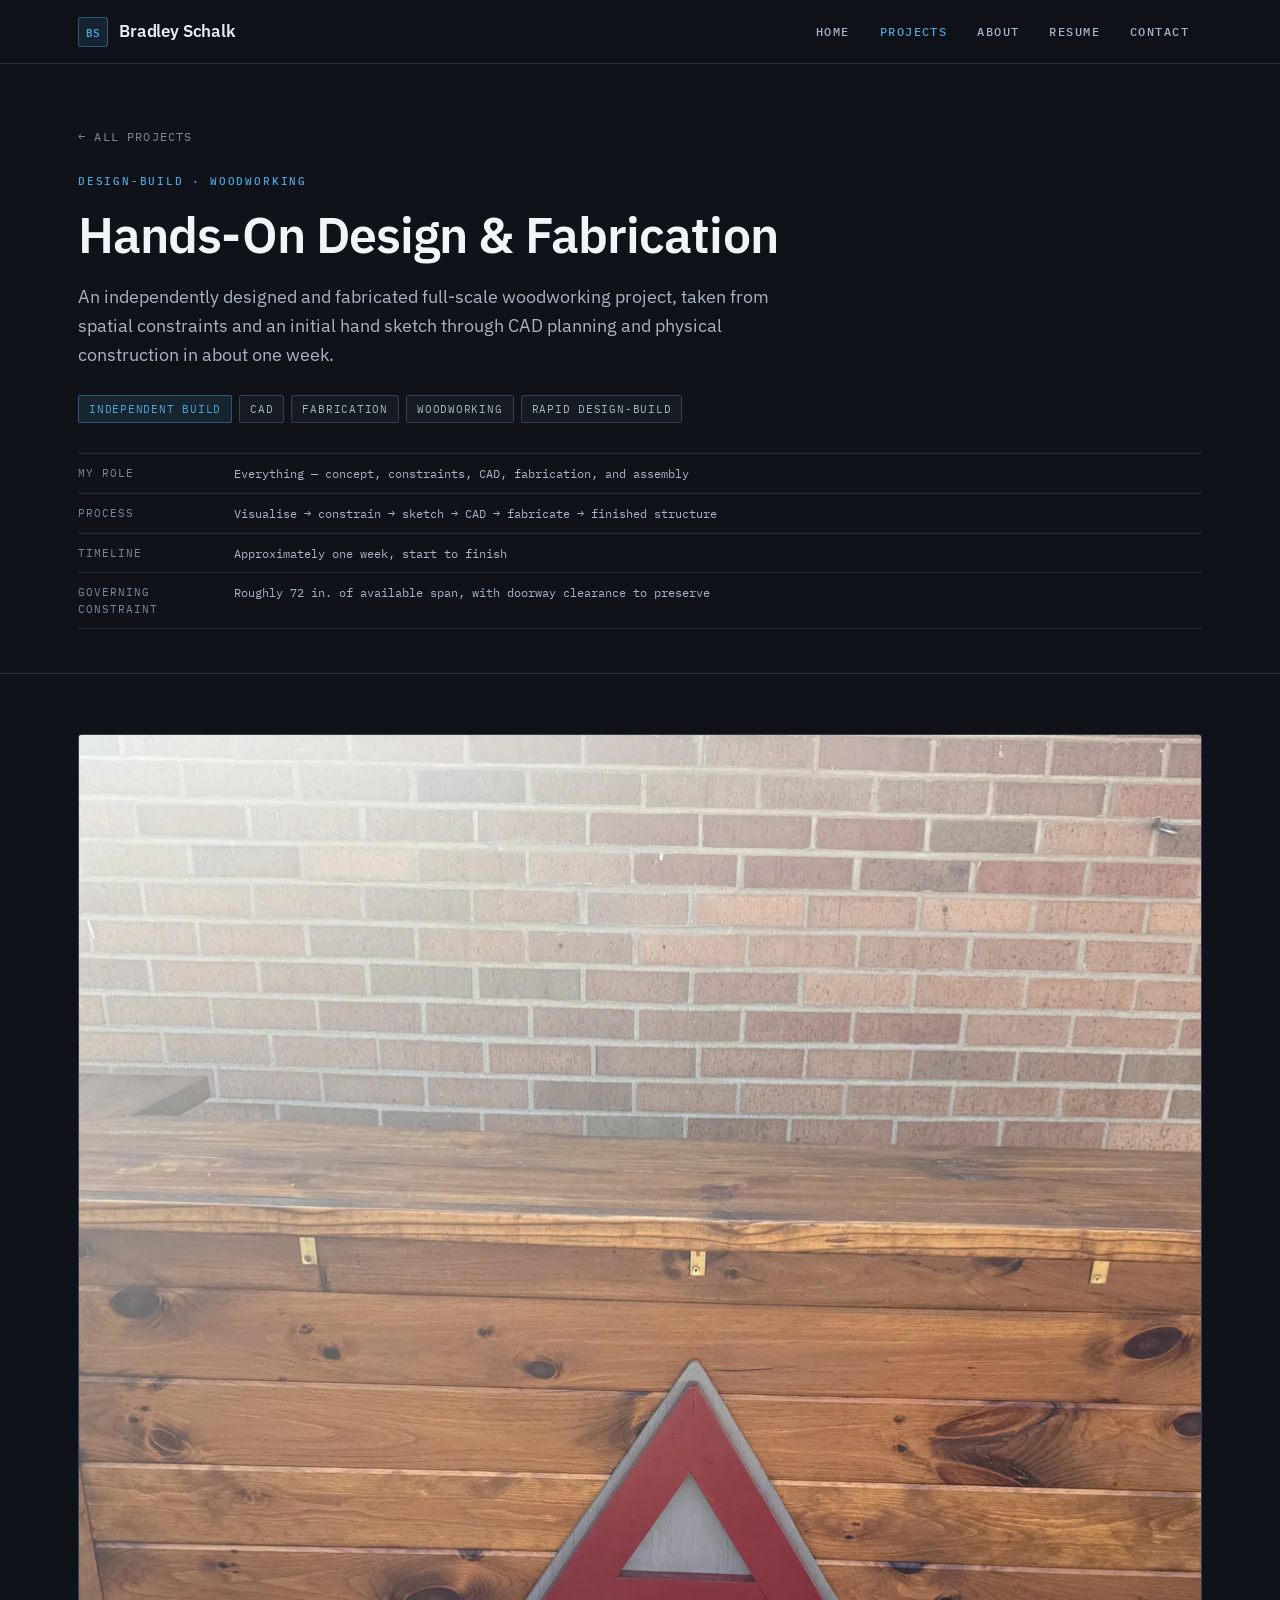
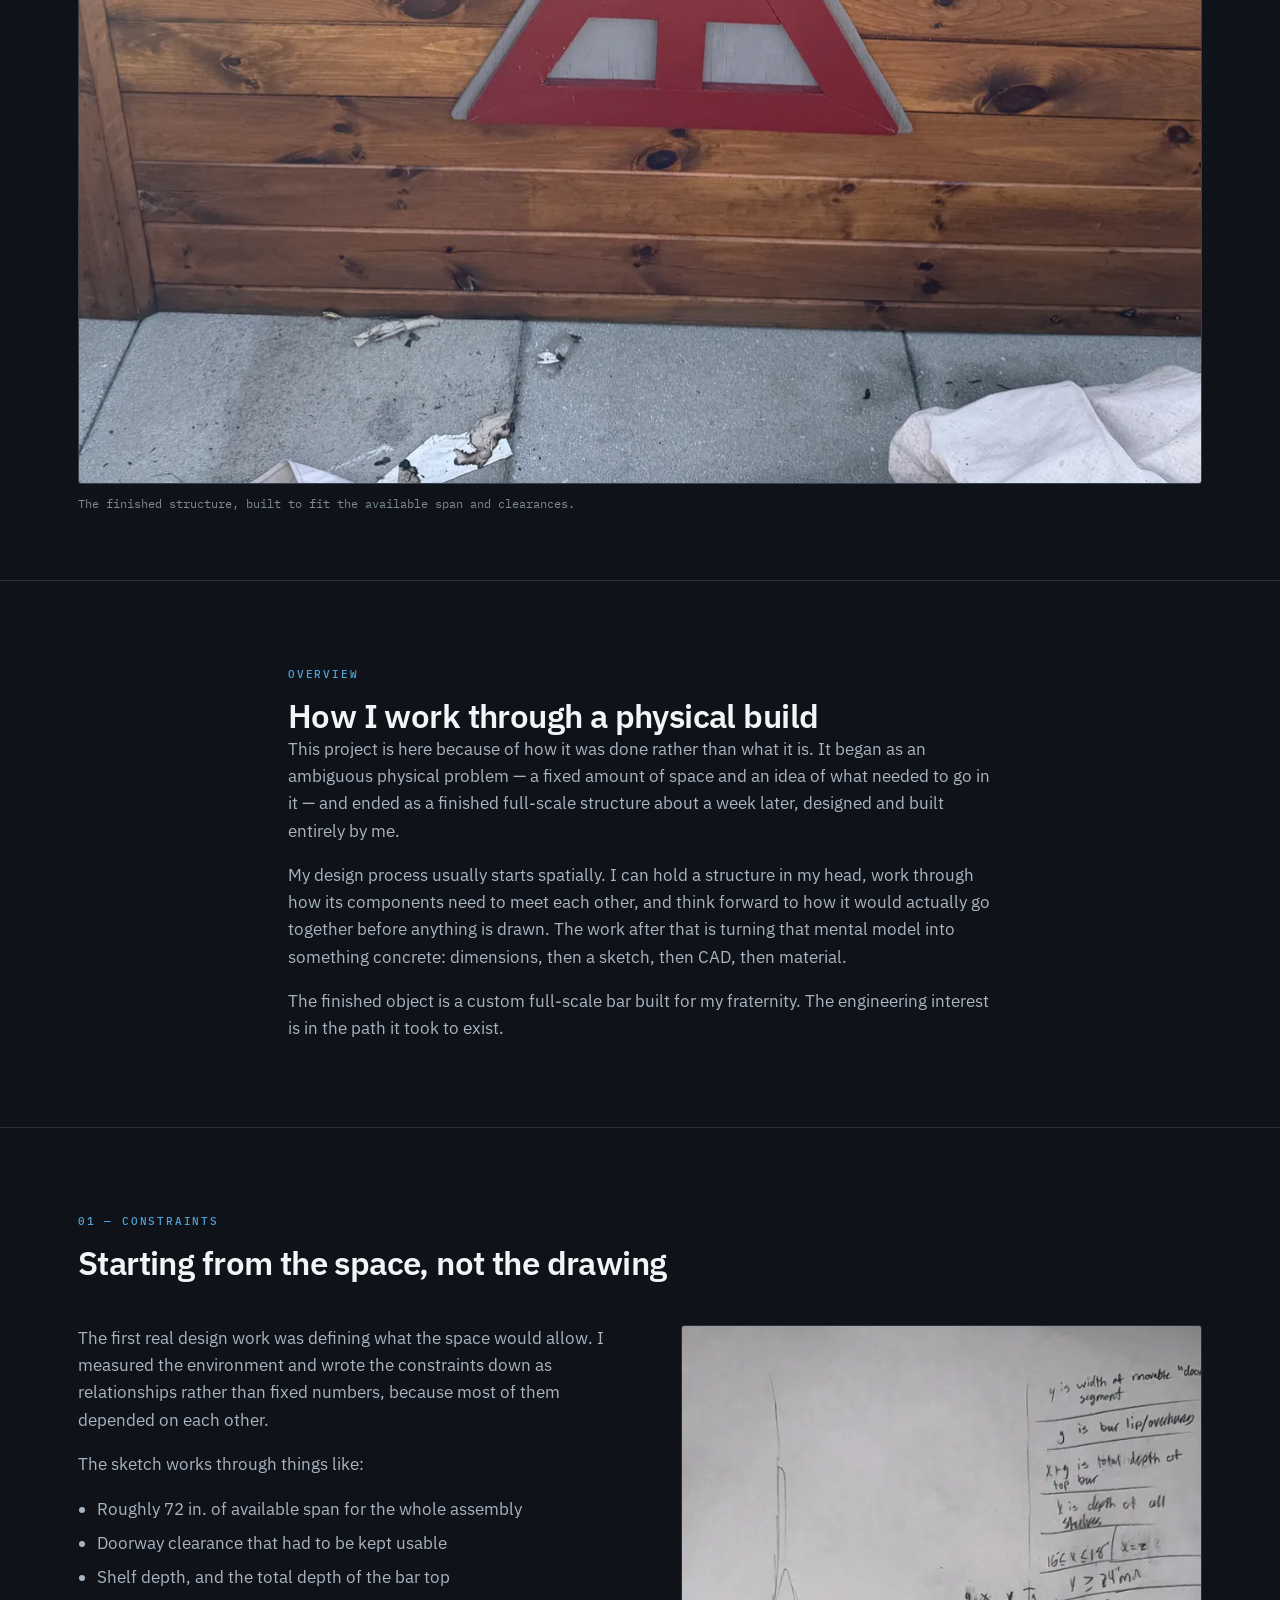
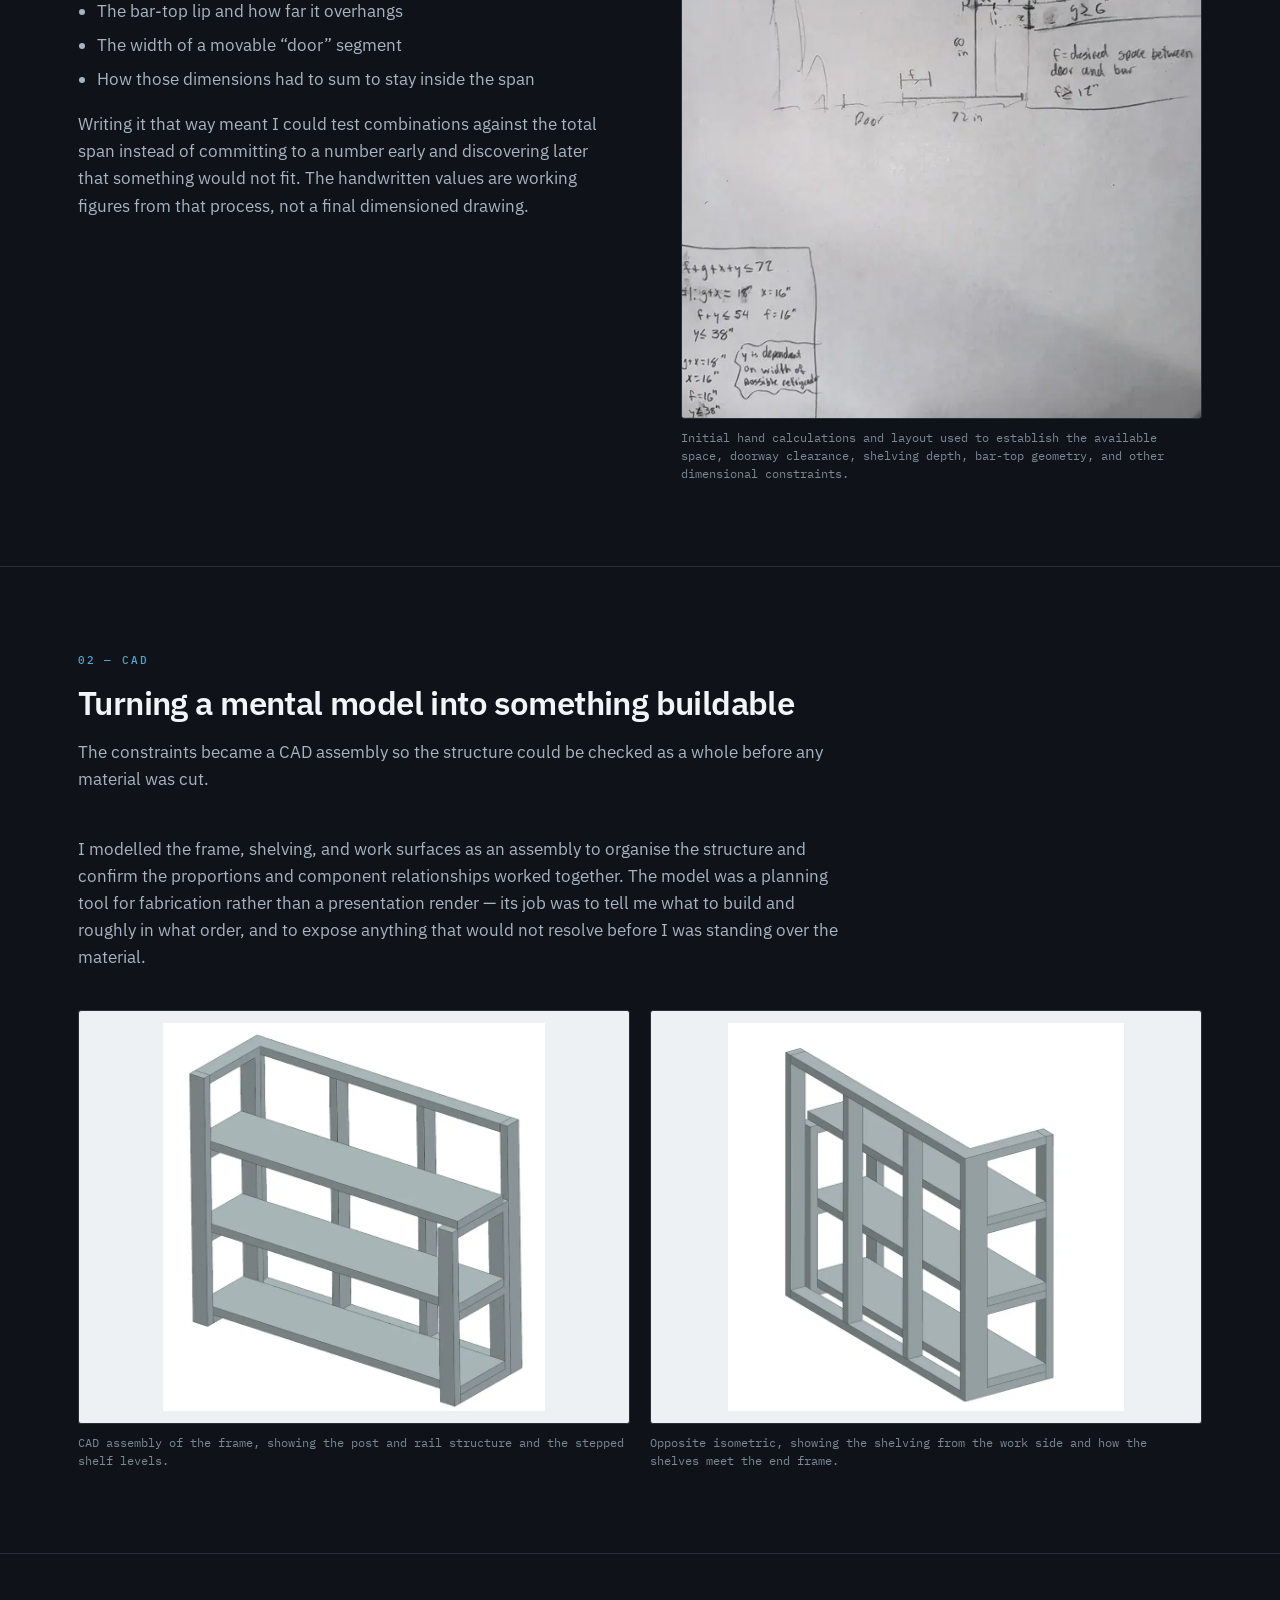
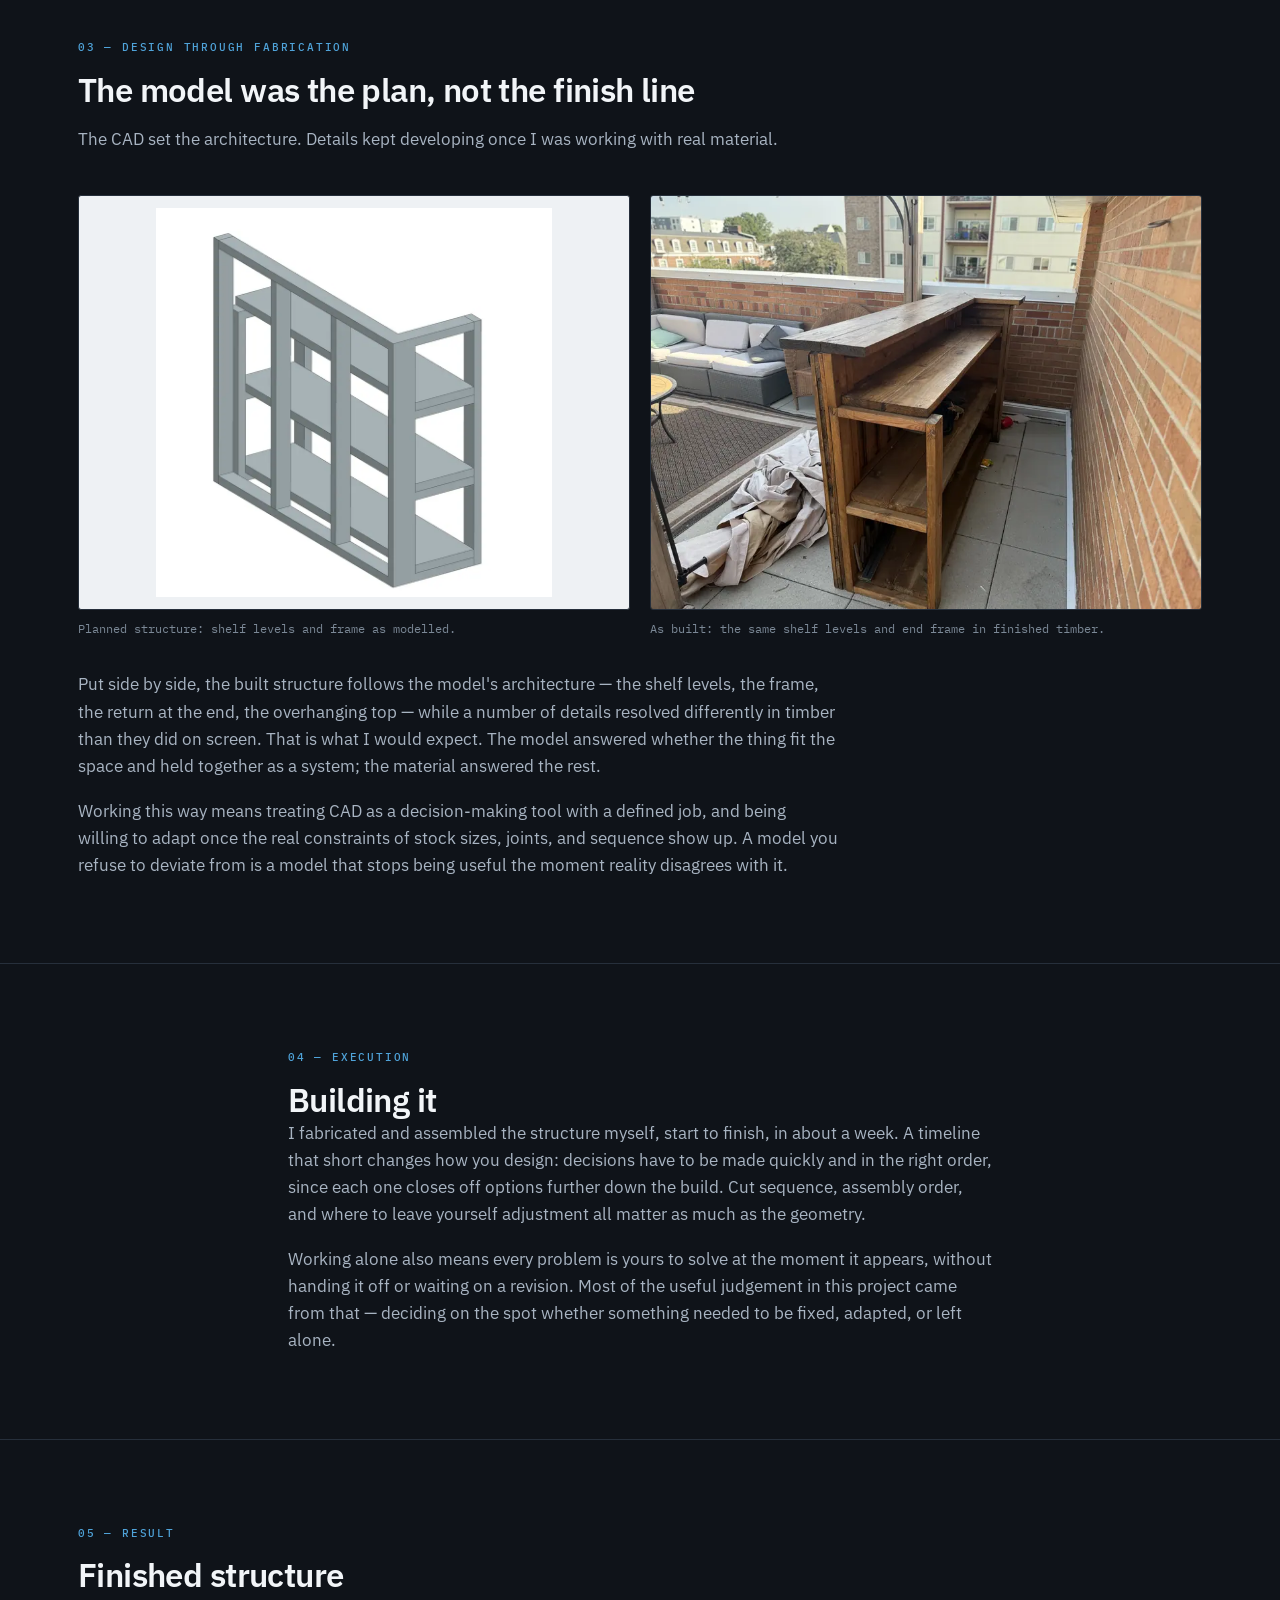
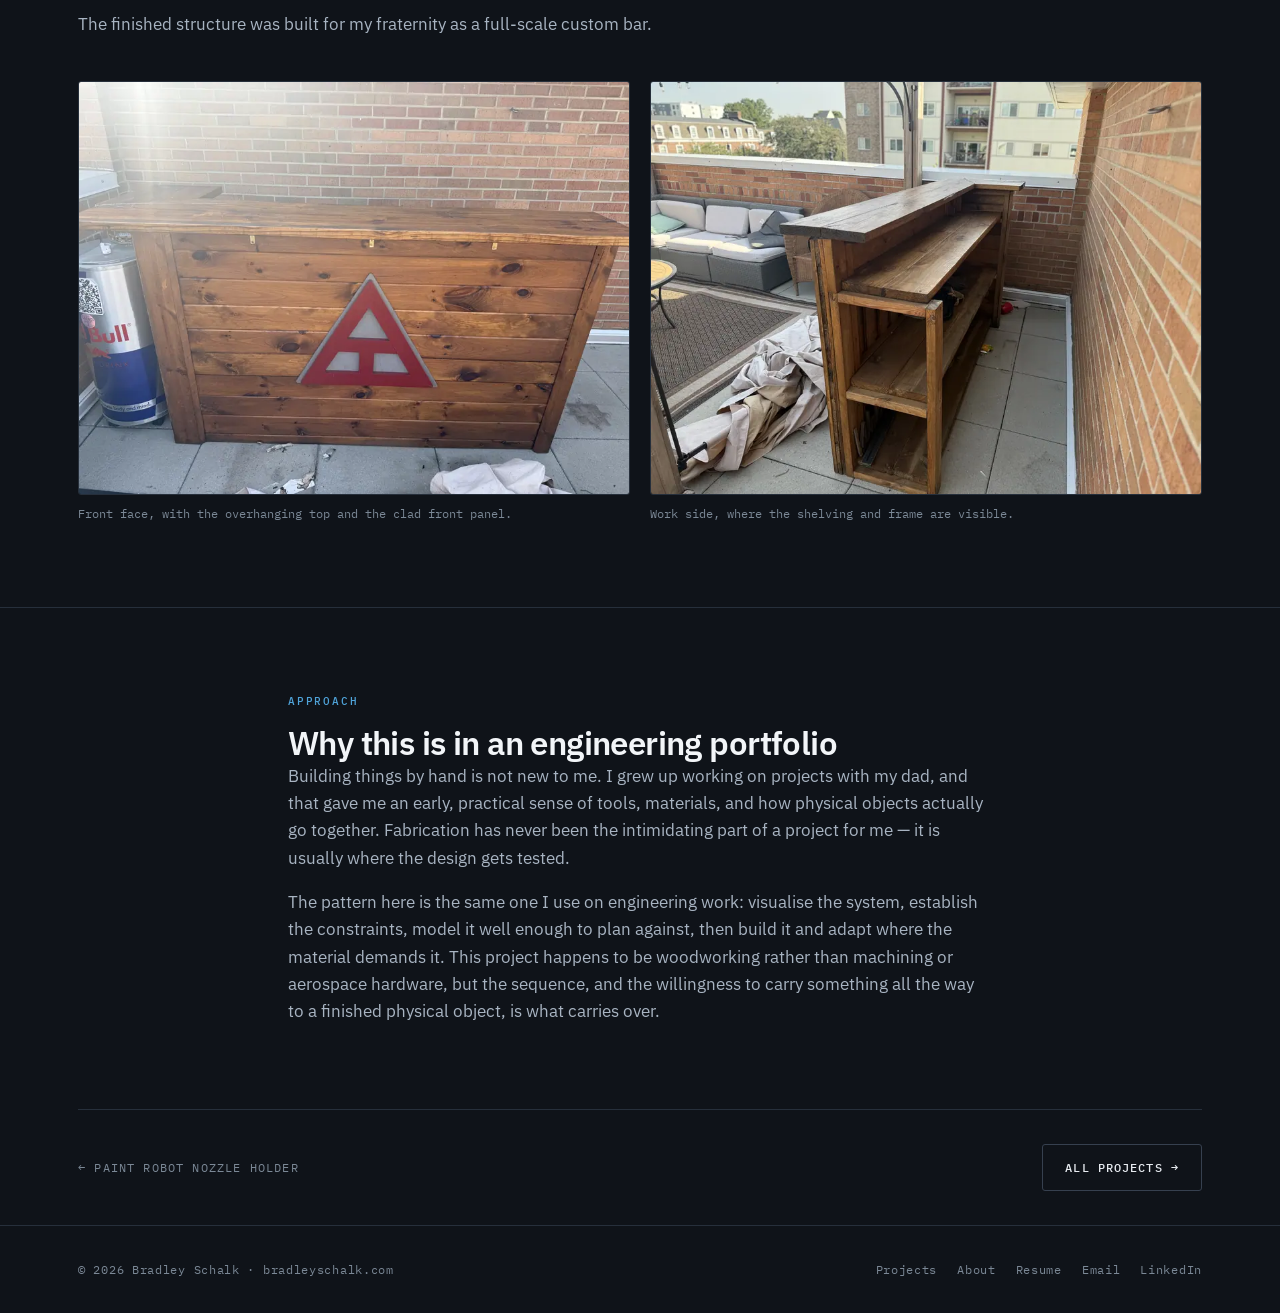
<file: projects/design-fabrication.html>
<!DOCTYPE html>
<html lang="en">
<head>
<!-- Google tag (gtag.js) -->
<script async src="https://www.googletagmanager.com/gtag/js?id=G-TMHKS1FG67"></script>
<script>
  window.dataLayer = window.dataLayer || [];
  function gtag(){dataLayer.push(arguments);}
  gtag('js', new Date());

  gtag('config', 'G-TMHKS1FG67');
</script>
<meta charset="utf-8">
<meta name="viewport" content="width=device-width, initial-scale=1">

<title>Hands-On Design &amp; Fabrication | Bradley Schalk</title>
<meta name="description" content="An independently designed and fabricated full-scale woodworking project taken from spatial constraints and a hand sketch through CAD planning and physical construction in about one week.">

<link rel="canonical" href="https://bradleyschalk.com/projects/design-fabrication.html">
<meta property="og:site_name" content="bradleyschalk.com">
<meta property="og:type" content="article">
<meta property="og:title" content="Hands-On Design & Fabrication">
<meta property="og:description" content="From spatial constraints and a hand sketch through CAD planning to a full-scale structure built in about one week.">
<meta property="og:image" content="https://bradleyschalk.com/assets/images/design-fabrication/finished-front-full.webp">

<link rel="icon" href="../favicon.svg" type="image/svg+xml">
<link rel="preconnect" href="https://fonts.googleapis.com">
<link rel="preconnect" href="https://fonts.gstatic.com" crossorigin>
<link href="https://fonts.googleapis.com/css2?family=IBM+Plex+Mono:wght@400;500;600&family=IBM+Plex+Sans:wght@400;500;600;700&display=swap" rel="stylesheet">
<link rel="stylesheet" href="../css/styles.css">
</head>

<body>
<a class="skip-link" href="#main">Skip to content</a>

<header class="nav">
  <div class="wrap nav__inner">
    <a class="nav__brand" href="../index.html">
      <span class="nav__mark" aria-hidden="true">BS</span>
      Bradley Schalk
    </a>
    <button class="nav__toggle" type="button" aria-expanded="false" aria-controls="nav-links" aria-label="Toggle navigation">
      <svg class="icon-open" viewBox="0 0 24 24" fill="none" stroke="currentColor" stroke-width="2" aria-hidden="true"><path d="M3 6h18M3 12h18M3 18h18"/></svg>
      <svg class="icon-close" viewBox="0 0 24 24" fill="none" stroke="currentColor" stroke-width="2" aria-hidden="true"><path d="M18 6L6 18M6 6l12 12"/></svg>
    </button>
    <nav class="nav__links" id="nav-links" aria-label="Main">
      <a class="nav__link" href="../index.html">Home</a>
      <a class="nav__link" href="index.html" aria-current="page">Projects</a>
      <a class="nav__link" href="../about.html">About</a>
      <a class="nav__link" href="../resume.html">Resume</a>
      <a class="nav__link" href="../contact.html">Contact</a>
    </nav>
  </div>
</header>

<main id="main">

  <div class="phead">
    <div class="wrap">
      <a class="backlink" href="index.html">&larr; All projects</a>
      <span class="eyebrow">Design-build &middot; Woodworking</span>
      <h1>Hands-On Design &amp; Fabrication</h1>
      <p class="lead">
        An independently designed and fabricated full-scale woodworking project, taken
        from spatial constraints and an initial hand sketch through CAD planning and
        physical construction in about one week.
      </p>
      <ul class="tags">
        <li class="tag tag--accent">Independent build</li>
        <li class="tag">CAD</li>
        <li class="tag">Fabrication</li>
        <li class="tag">Woodworking</li>
        <li class="tag">Rapid design-build</li>
      </ul>

      <dl class="specs">
        <div class="specs__row">
          <dt class="specs__key">My role</dt>
          <dd class="specs__val">Everything &mdash; concept, constraints, CAD, fabrication, and assembly</dd>
        </div>
        <div class="specs__row">
          <dt class="specs__key">Process</dt>
          <dd class="specs__val">Visualise &rarr; constrain &rarr; sketch &rarr; CAD &rarr; fabricate &rarr; finished structure</dd>
        </div>
        <div class="specs__row">
          <dt class="specs__key">Timeline</dt>
          <dd class="specs__val">Approximately one week, start to finish</dd>
        </div>
        <div class="specs__row">
          <dt class="specs__key">Governing constraint</dt>
          <dd class="specs__val">Roughly 72 in. of available span, with doorway clearance to preserve</dd>
        </div>
      </dl>
    </div>
  </div>

  <section class="section section--tight">
    <div class="wrap">
      <figure class="phero">
        <img src="../assets/images/design-fabrication/finished-front-full.webp"
             srcset="../assets/images/design-fabrication/finished-front-thumb.webp 820w,
                     ../assets/images/design-fabrication/finished-front-full.webp 1800w"
             sizes="(max-width: 1180px) 94vw, 1124px"
             alt="The finished structure seen from the front: a full-height stained timber bar with horizontal plank cladding, a thick overhanging top, and an inset painted triangular emblem."
             width="1800" height="1350" fetchpriority="high" decoding="async">
        <figcaption>The finished structure, built to fit the available span and clearances.</figcaption>
      </figure>
    </div>
  </section>

  <!-- ============================== OVERVIEW ============================ -->
  <section class="section">
    <div class="wrap prose">
      <span class="eyebrow">Overview</span>
      <h2>How I work through a physical build</h2>
      <p>
        This project is here because of how it was done rather than what it is. It began
        as an ambiguous physical problem &mdash; a fixed amount of space and an idea of
        what needed to go in it &mdash; and ended as a finished full-scale structure about
        a week later, designed and built entirely by me.
      </p>
      <p>
        My design process usually starts spatially. I can hold a structure in my head,
        work through how its components need to meet each other, and think forward to how
        it would actually go together before anything is drawn. The work after that is
        turning that mental model into something concrete: dimensions, then a sketch, then
        CAD, then material.
      </p>
      <p>
        The finished object is a custom full-scale bar built for my fraternity. The
        engineering interest is in the path it took to exist.
      </p>
    </div>
  </section>

  <!-- ========================== 01 — CONSTRAINTS ======================== -->
  <section class="section">
    <div class="wrap">
      <div class="section__head">
        <span class="eyebrow">01 &mdash; Constraints</span>
        <h2>Starting from the space, not the drawing</h2>
      </div>

      <div class="hero__grid">
        <div class="prose">
          <p>
            The first real design work was defining what the space would allow. I measured
            the environment and wrote the constraints down as relationships rather than
            fixed numbers, because most of them depended on each other.
          </p>
          <p>The sketch works through things like:</p>
          <ul>
            <li>Roughly 72 in. of available span for the whole assembly</li>
            <li>Doorway clearance that had to be kept usable</li>
            <li>Shelf depth, and the total depth of the bar top</li>
            <li>The bar-top lip and how far it overhangs</li>
            <li>The width of a movable &ldquo;door&rdquo; segment</li>
            <li>How those dimensions had to sum to stay inside the span</li>
          </ul>
          <p>
            Writing it that way meant I could test combinations against the total span
            instead of committing to a number early and discovering later that something
            would not fit. The handwritten values are working figures from that process,
            not a final dimensioned drawing.
          </p>
        </div>

        <div class="gallery" data-gallery>
          <figure class="shot shot--tall">
            <button class="shot__btn" type="button" data-lightbox
                    data-full="../assets/images/design-fabrication/concept-sketch-full.webp">
              <img src="../assets/images/design-fabrication/concept-sketch-thumb.webp"
                   alt="Hand-drawn elevation sketch with labelled variables and written relationships between the span, shelf depth, bar-top overhang, and movable door segment."
                   loading="lazy" decoding="async">
            </button>
            <figcaption>Initial hand calculations and layout used to establish the available space, doorway clearance, shelving depth, bar-top geometry, and other dimensional constraints.</figcaption>
          </figure>
        </div>
      </div>
    </div>
  </section>

  <!-- ============================== 02 — CAD =========================== -->
  <section class="section">
    <div class="wrap">
      <div class="section__head">
        <span class="eyebrow">02 &mdash; CAD</span>
        <h2>Turning a mental model into something buildable</h2>
        <p>
          The constraints became a CAD assembly so the structure could be checked as a
          whole before any material was cut.
        </p>
      </div>

      <div class="prose" style="margin-bottom:38px">
        <p>
          I modelled the frame, shelving, and work surfaces as an assembly to organise the
          structure and confirm the proportions and component relationships worked
          together. The model was a planning tool for fabrication rather than a
          presentation render &mdash; its job was to tell me what to build and roughly in
          what order, and to expose anything that would not resolve before I was standing
          over the material.
        </p>
      </div>

      <div class="gallery gallery--wide" data-gallery>
        <figure class="shot shot--cad">
          <button class="shot__btn" type="button" data-lightbox data-cad
                  data-full="../assets/images/design-fabrication/cad-isometric-full.webp">
            <img src="../assets/images/design-fabrication/cad-isometric-thumb.webp"
                 alt="CAD isometric view of the frame assembly showing the vertical posts, horizontal rails, and stepped shelf levels with the return section at one end."
                 loading="lazy" decoding="async">
          </button>
          <figcaption>CAD assembly of the frame, showing the post and rail structure and the stepped shelf levels.</figcaption>
        </figure>

        <figure class="shot shot--cad">
          <button class="shot__btn" type="button" data-lightbox data-cad
                  data-full="../assets/images/design-fabrication/cad-isometric-rear-full.webp">
            <img src="../assets/images/design-fabrication/cad-isometric-rear-thumb.webp"
                 alt="Opposite CAD isometric view showing the full-length shelves from the work side and how they meet the end frame."
                 loading="lazy" decoding="async">
          </button>
          <figcaption>Opposite isometric, showing the shelving from the work side and how the shelves meet the end frame.</figcaption>
        </figure>
      </div>
    </div>
  </section>

  <!-- ===================== 03 — DESIGN THROUGH BUILD ==================== -->
  <section class="section">
    <div class="wrap">
      <div class="section__head">
        <span class="eyebrow">03 &mdash; Design through fabrication</span>
        <h2>The model was the plan, not the finish line</h2>
        <p>
          The CAD set the architecture. Details kept developing once I was working with
          real material.
        </p>
      </div>

      <div class="gallery gallery--wide" data-gallery style="margin-bottom:34px">
        <figure class="shot shot--cad">
          <button class="shot__btn" type="button" data-lightbox data-cad
                  data-full="../assets/images/design-fabrication/cad-isometric-rear-full.webp">
            <img src="../assets/images/design-fabrication/cad-isometric-rear-thumb.webp"
                 alt="CAD isometric of the shelving structure viewed from the work side, for comparison with the finished build."
                 loading="lazy" decoding="async">
          </button>
          <figcaption>Planned structure: shelf levels and frame as modelled.</figcaption>
        </figure>

        <figure class="shot">
          <button class="shot__btn" type="button" data-lightbox
                  data-full="../assets/images/design-fabrication/finished-rear-full.webp">
            <img src="../assets/images/design-fabrication/finished-rear-thumb.webp"
                 alt="The finished structure from the work side, showing the stained timber shelves, the vertical end frame, and the overhanging bar top."
                 loading="lazy" decoding="async">
          </button>
          <figcaption>As built: the same shelf levels and end frame in finished timber.</figcaption>
        </figure>
      </div>

      <div class="prose">
        <p>
          Put side by side, the built structure follows the model's architecture &mdash;
          the shelf levels, the frame, the return at the end, the overhanging top &mdash;
          while a number of details resolved differently in timber than they did on screen.
          That is what I would expect. The model answered whether the thing fit the space
          and held together as a system; the material answered the rest.
        </p>
        <p>
          Working this way means treating CAD as a decision-making tool with a defined
          job, and being willing to adapt once the real constraints of stock sizes, joints,
          and sequence show up. A model you refuse to deviate from is a model that stops
          being useful the moment reality disagrees with it.
        </p>
      </div>
    </div>
  </section>

  <!-- ============================ 04 — EXECUTION ======================== -->
  <section class="section">
    <div class="wrap prose">
      <span class="eyebrow">04 &mdash; Execution</span>
      <h2>Building it</h2>
      <p>
        I fabricated and assembled the structure myself, start to finish, in about a week.
        A timeline that short changes how you design: decisions have to be made quickly
        and in the right order, since each one closes off options further down the build.
        Cut sequence, assembly order, and where to leave yourself adjustment all matter as
        much as the geometry.
      </p>
      <p>
        Working alone also means every problem is yours to solve at the moment it appears,
        without handing it off or waiting on a revision. Most of the useful judgement in
        this project came from that &mdash; deciding on the spot whether something needed
        to be fixed, adapted, or left alone.
      </p>
    </div>
  </section>

  <!-- ============================== 05 — RESULT ======================== -->
  <section class="section">
    <div class="wrap">
      <div class="section__head">
        <span class="eyebrow">05 &mdash; Result</span>
        <h2>Finished structure</h2>
        <p>
          The finished structure was built for my fraternity as a full-scale custom bar.
        </p>
      </div>

      <div class="gallery gallery--wide" data-gallery>
        <figure class="shot">
          <button class="shot__btn" type="button" data-lightbox
                  data-full="../assets/images/design-fabrication/finished-front-full.webp">
            <img src="../assets/images/design-fabrication/finished-front-thumb.webp"
                 alt="Front view of the completed structure, showing horizontal plank cladding, the overhanging stained top, and an inset painted triangular emblem."
                 loading="lazy" decoding="async">
          </button>
          <figcaption>Front face, with the overhanging top and the clad front panel.</figcaption>
        </figure>

        <figure class="shot">
          <button class="shot__btn" type="button" data-lightbox
                  data-full="../assets/images/design-fabrication/finished-rear-full.webp">
            <img src="../assets/images/design-fabrication/finished-rear-thumb.webp"
                 alt="Work side of the completed structure, showing the full-length shelves, the frame, and the bar top in place."
                 loading="lazy" decoding="async">
          </button>
          <figcaption>Work side, where the shelving and frame are visible.</figcaption>
        </figure>
      </div>
    </div>
  </section>

  <!-- ============================= APPROACH ============================ -->
  <section class="section">
    <div class="wrap prose">
      <span class="eyebrow">Approach</span>
      <h2>Why this is in an engineering portfolio</h2>
      <p>
        Building things by hand is not new to me. I grew up working on projects with my
        dad, and that gave me an early, practical sense of tools, materials, and how
        physical objects actually go together. Fabrication has never been the intimidating
        part of a project for me &mdash; it is usually where the design gets tested.
      </p>
      <p>
        The pattern here is the same one I use on engineering work: visualise the system,
        establish the constraints, model it well enough to plan against, then build it and
        adapt where the material demands it. This project happens to be woodworking rather
        than machining or aerospace hardware, but the sequence, and the willingness to
        carry something all the way to a finished physical object, is what carries over.
      </p>
    </div>
  </section>

  <div class="wrap">
    <nav class="pagenav" aria-label="Project navigation">
      <a class="backlink" style="margin:0" href="paint-holder.html">&larr; Paint robot nozzle holder</a>
      <a class="btn" href="index.html">All projects &rarr;</a>
    </nav>
  </div>

</main>

<footer class="footer">
  <div class="wrap footer__inner">
    <span>&copy; <span id="year">2026</span> Bradley Schalk &middot; bradleyschalk.com</span>
    <nav class="footer__links" aria-label="Footer">
      <a href="index.html">Projects</a>
      <a href="../about.html">About</a>
      <a href="../resume.html">Resume</a>
      <a href="mailto:bradschalk06@gmail.com">Email</a>
      <a href="https://www.linkedin.com/in/bradley-schalk" target="_blank" rel="noopener">LinkedIn</a>
    </nav>
  </div>
</footer>

<div class="lightbox" id="lightbox" role="dialog" aria-modal="true" aria-label="Image viewer" aria-hidden="true">
  <div class="lightbox__bar">
    <span class="lightbox__count"></span>
    <button class="lb-btn lightbox__close" type="button" aria-label="Close image viewer">
      <svg viewBox="0 0 24 24" fill="none" stroke="currentColor" stroke-width="2" aria-hidden="true"><path d="M18 6L6 18M6 6l12 12"/></svg>
    </button>
  </div>
  <div class="lightbox__stage">
    <button class="lb-btn lightbox__prev" type="button" aria-label="Previous image">
      <svg viewBox="0 0 24 24" fill="none" stroke="currentColor" stroke-width="2" aria-hidden="true"><path d="M15 18l-6-6 6-6"/></svg>
    </button>
    <img alt="">
    <button class="lb-btn lightbox__next" type="button" aria-label="Next image">
      <svg viewBox="0 0 24 24" fill="none" stroke="currentColor" stroke-width="2" aria-hidden="true"><path d="M9 18l6-6-6-6"/></svg>
    </button>
  </div>
  <p class="lightbox__caption"></p>
</div>

<script src="../js/script.js"></script>
<script>document.getElementById("year").textContent = new Date().getFullYear();</script>
</body>
</html>
</file>
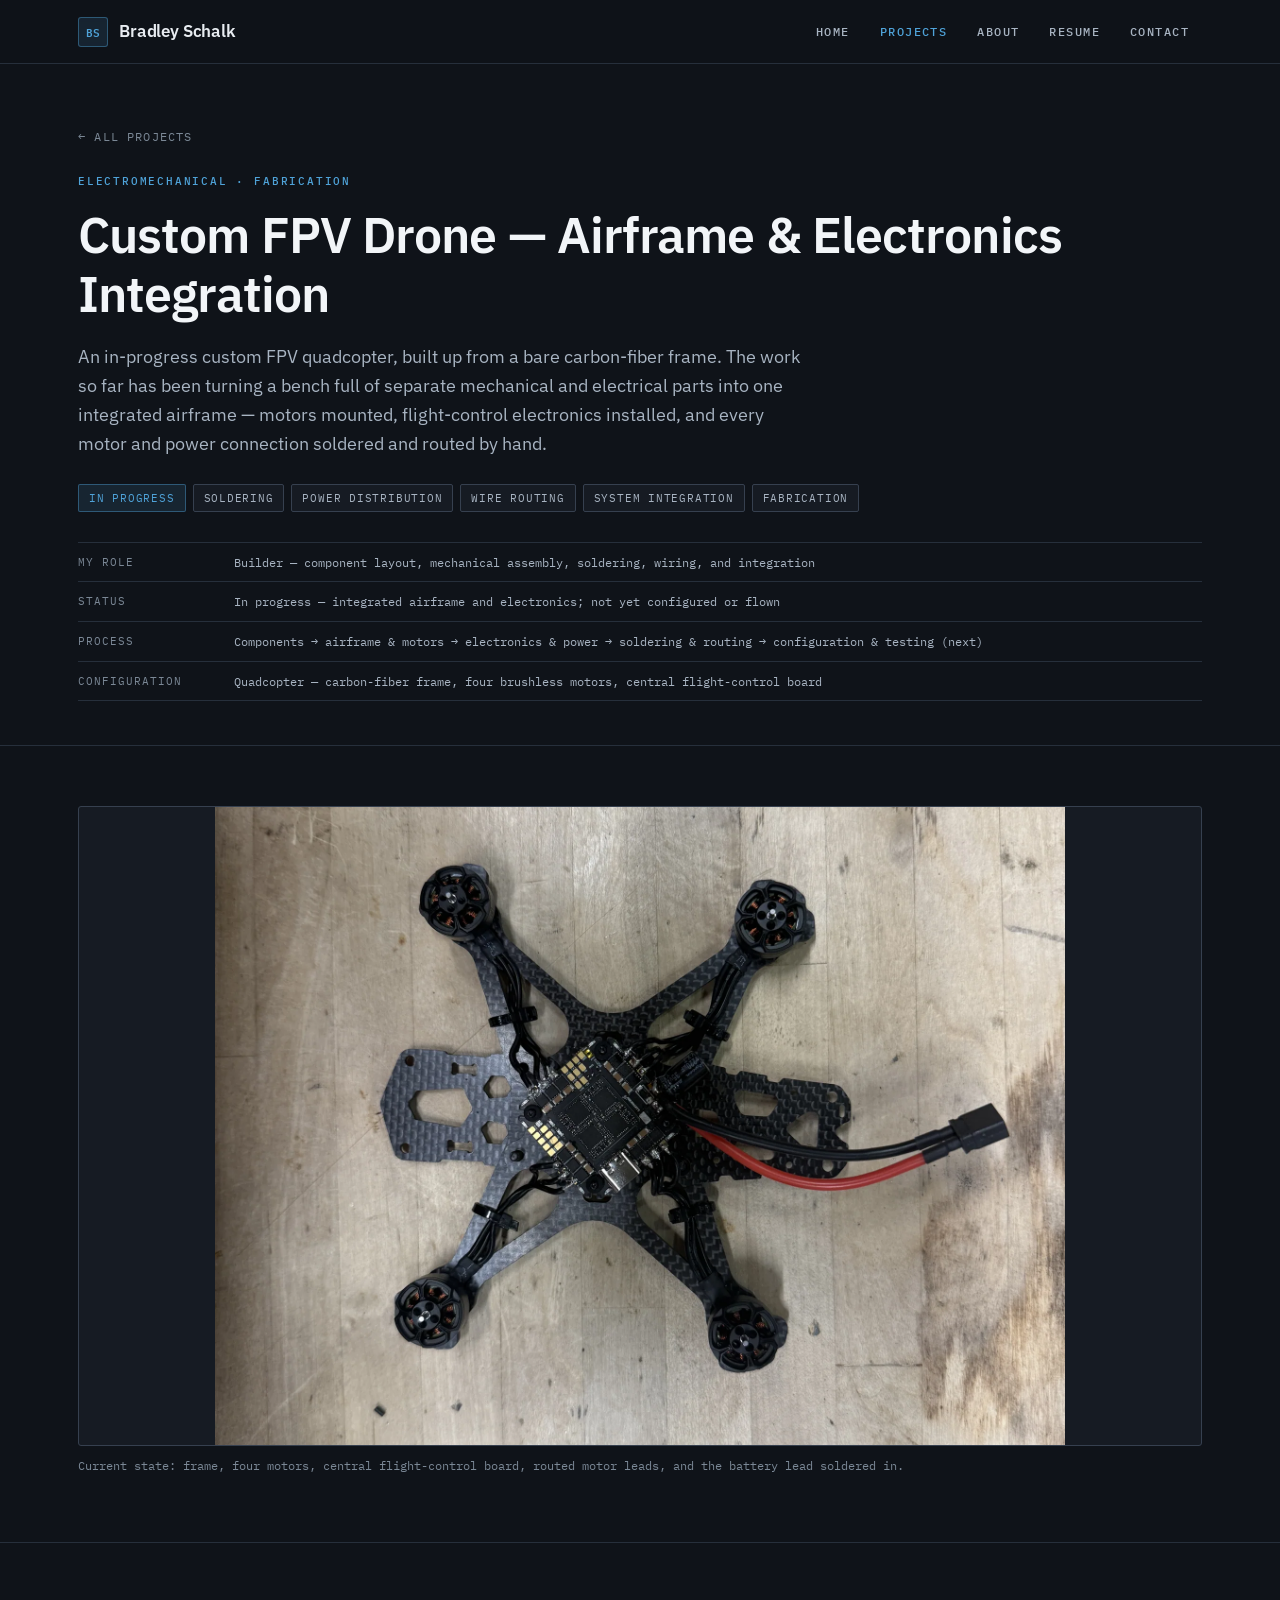
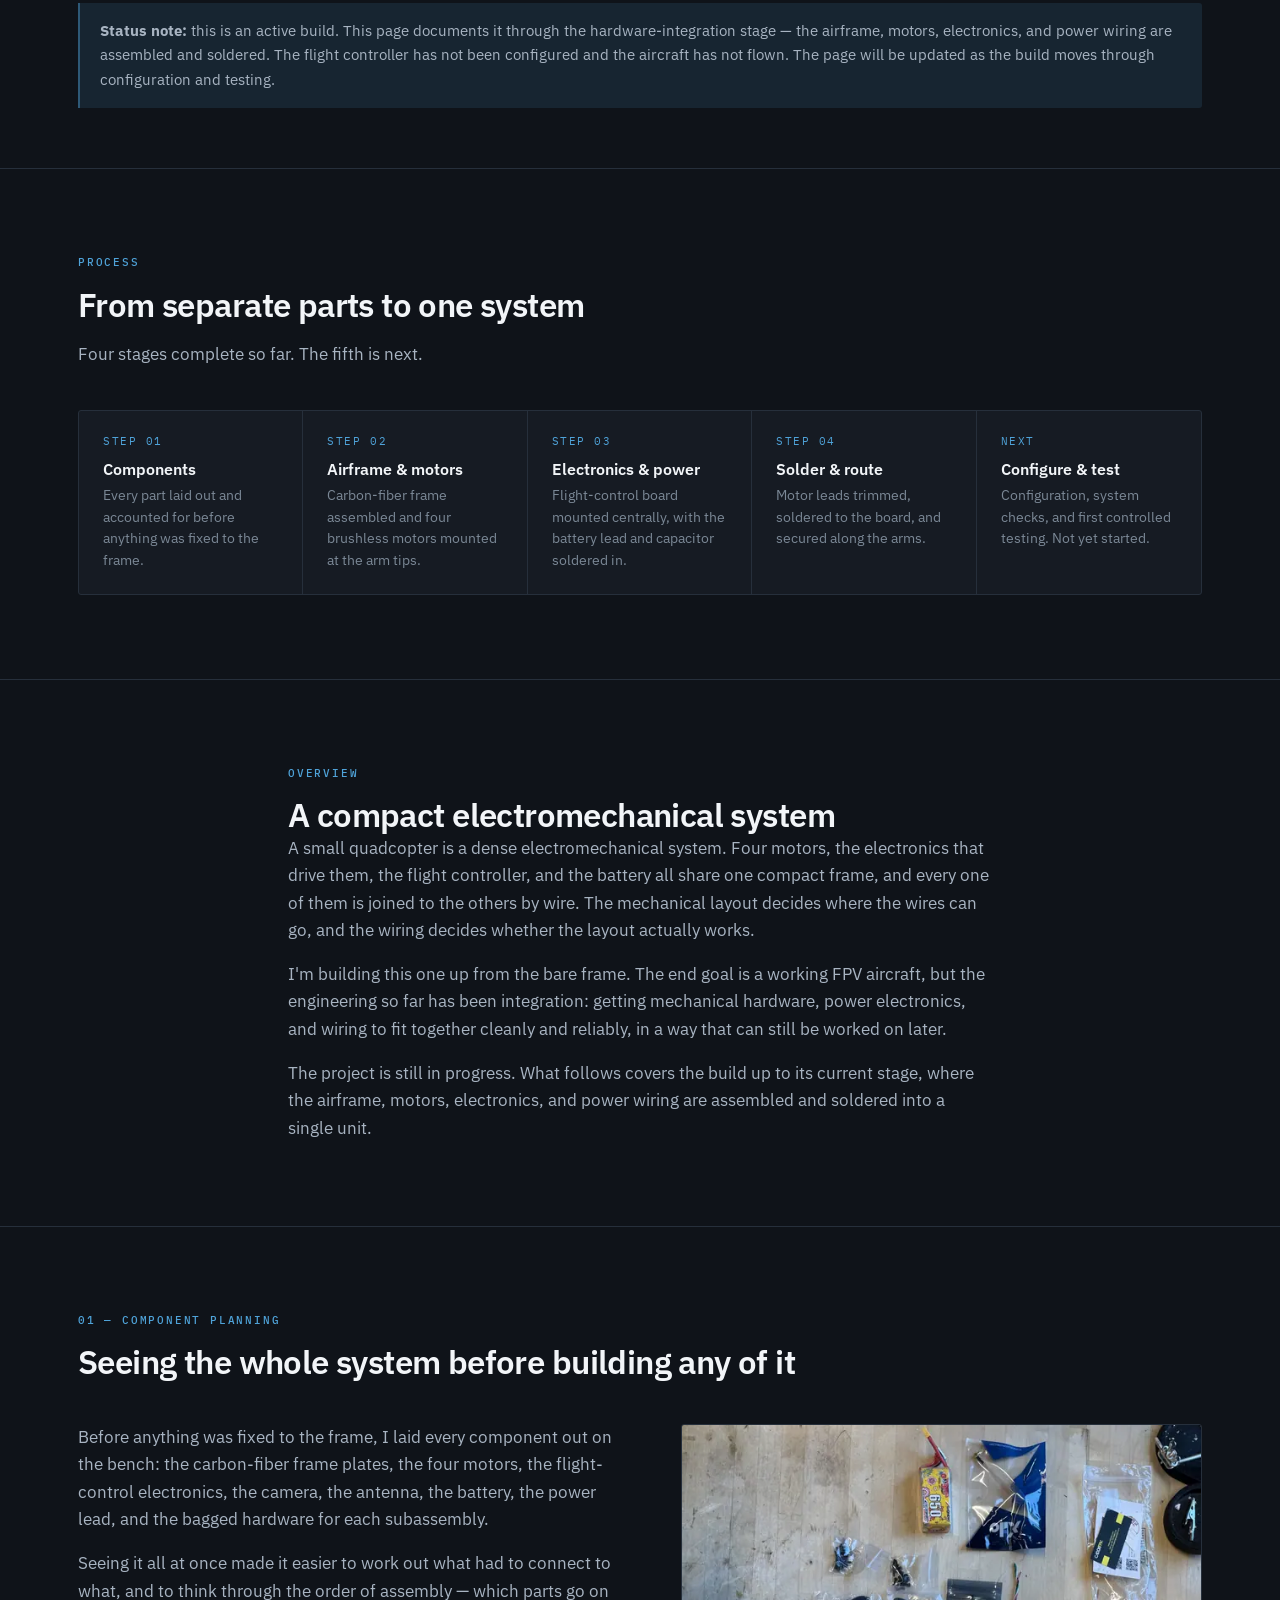
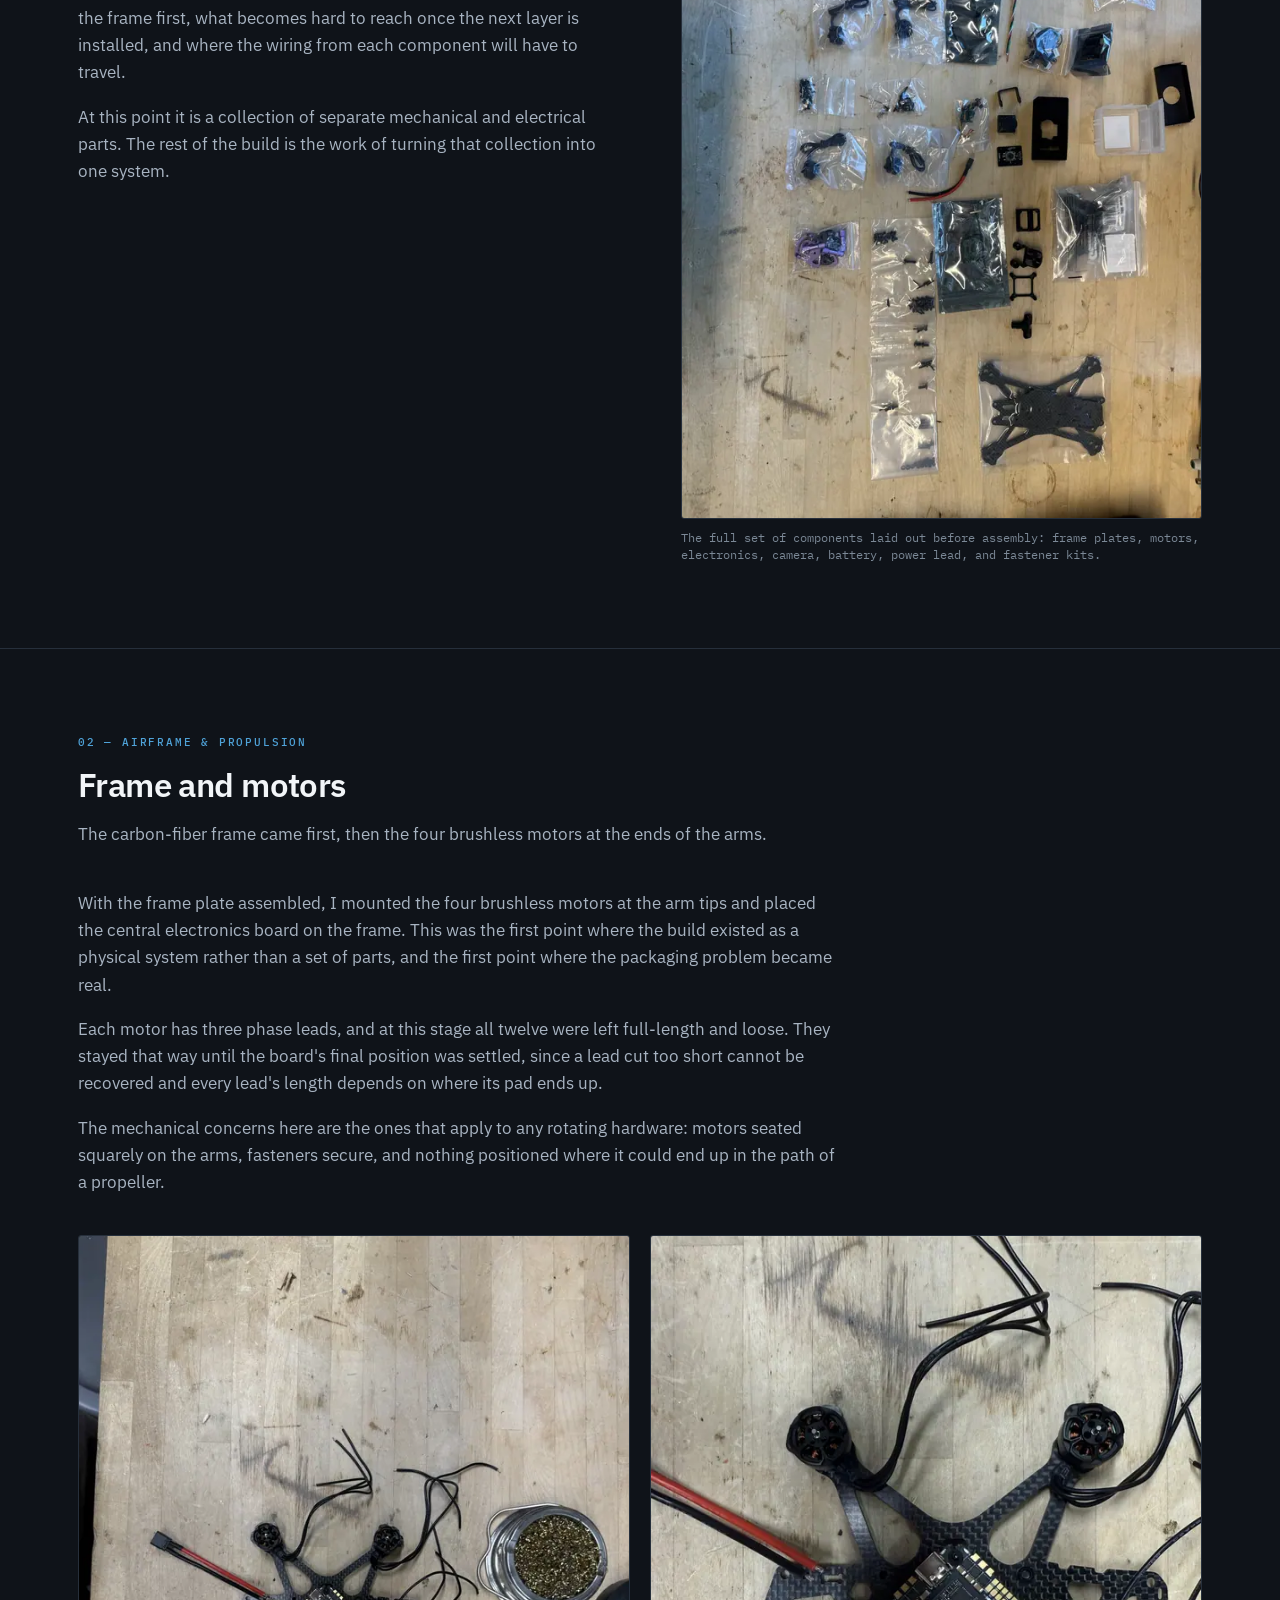
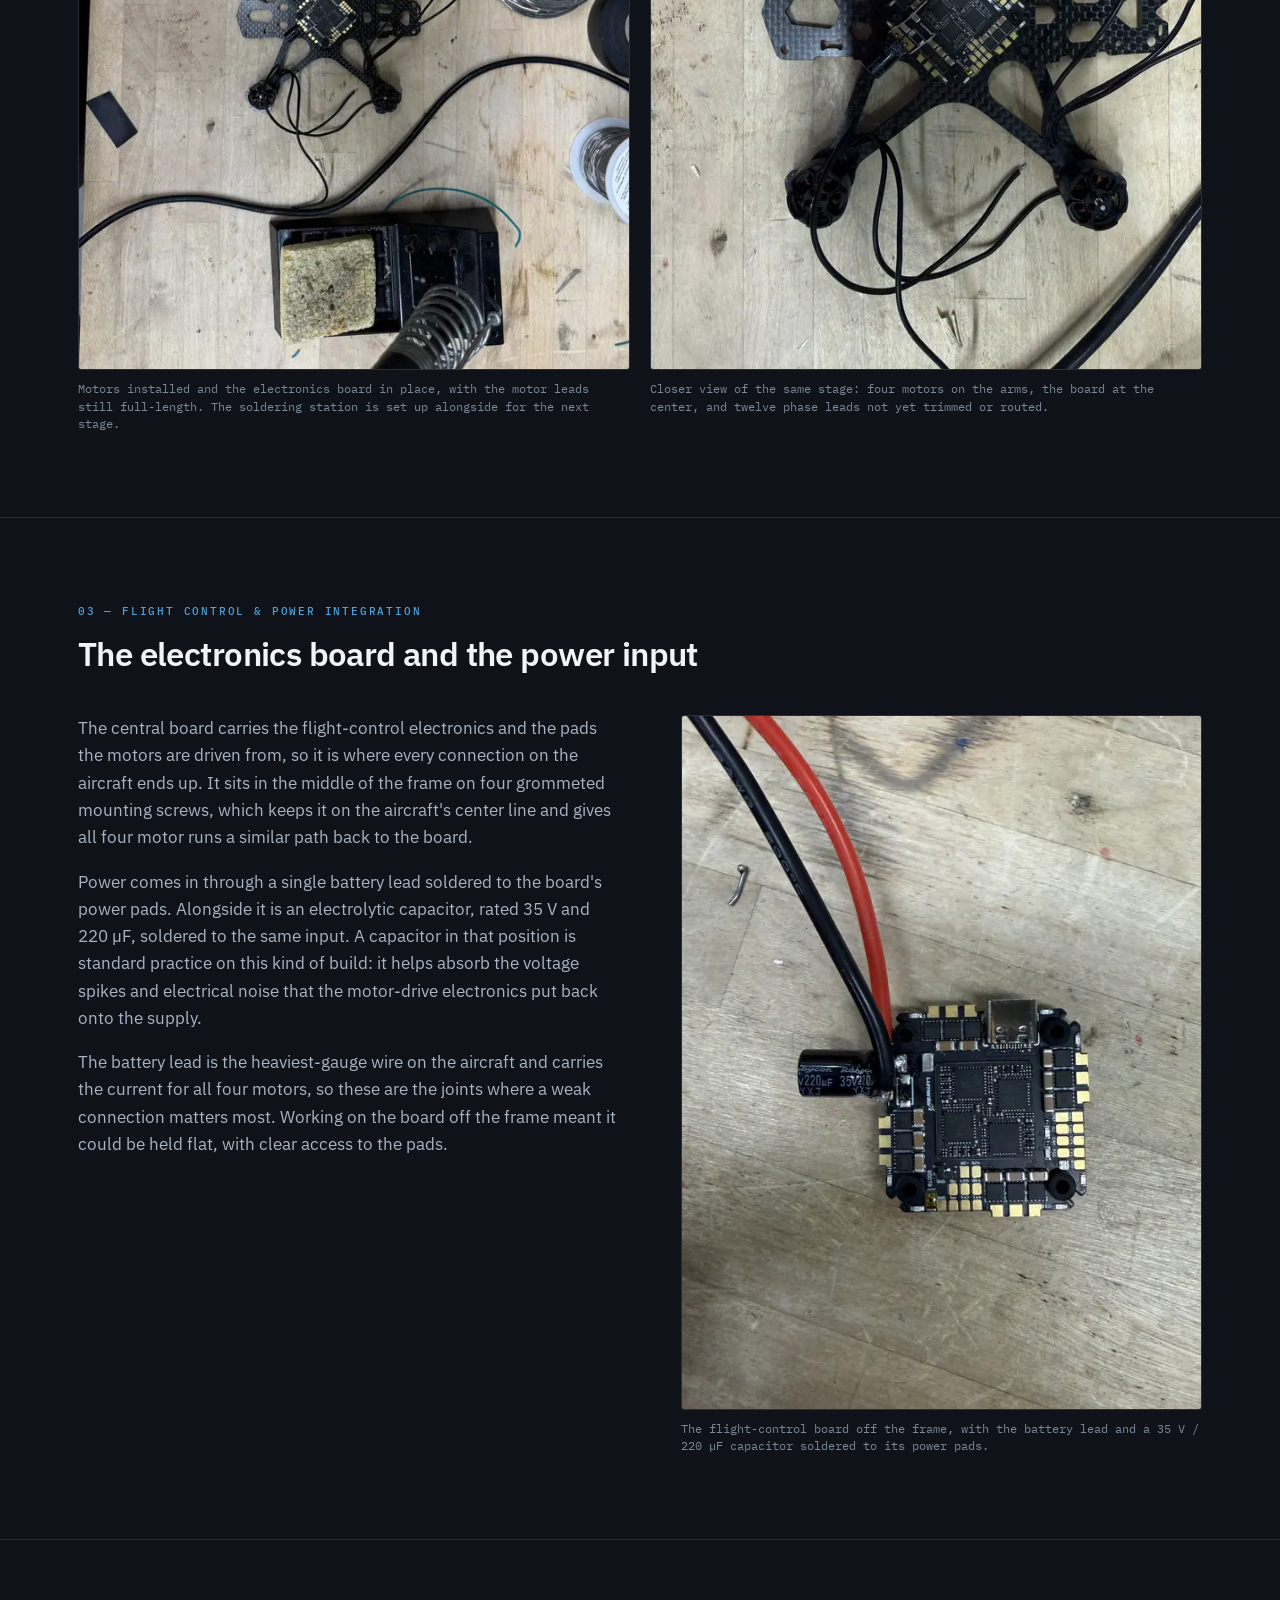
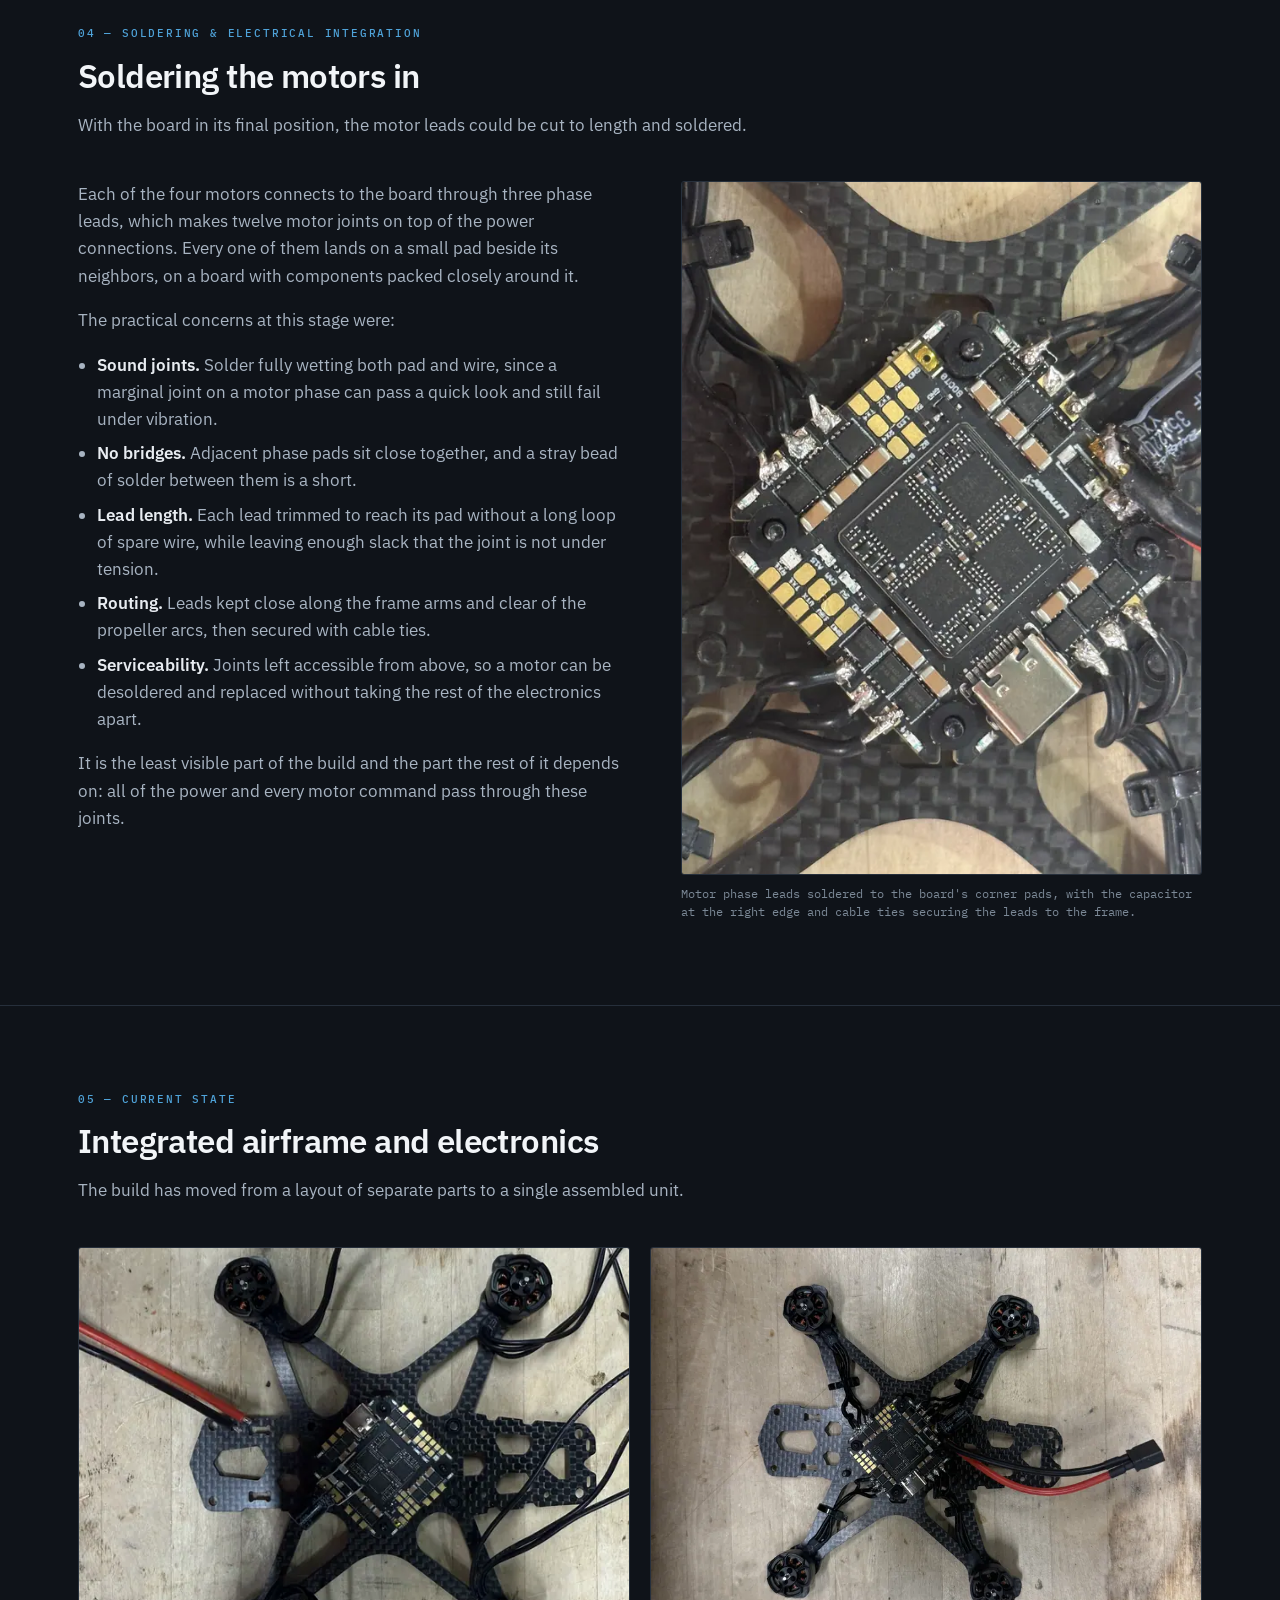
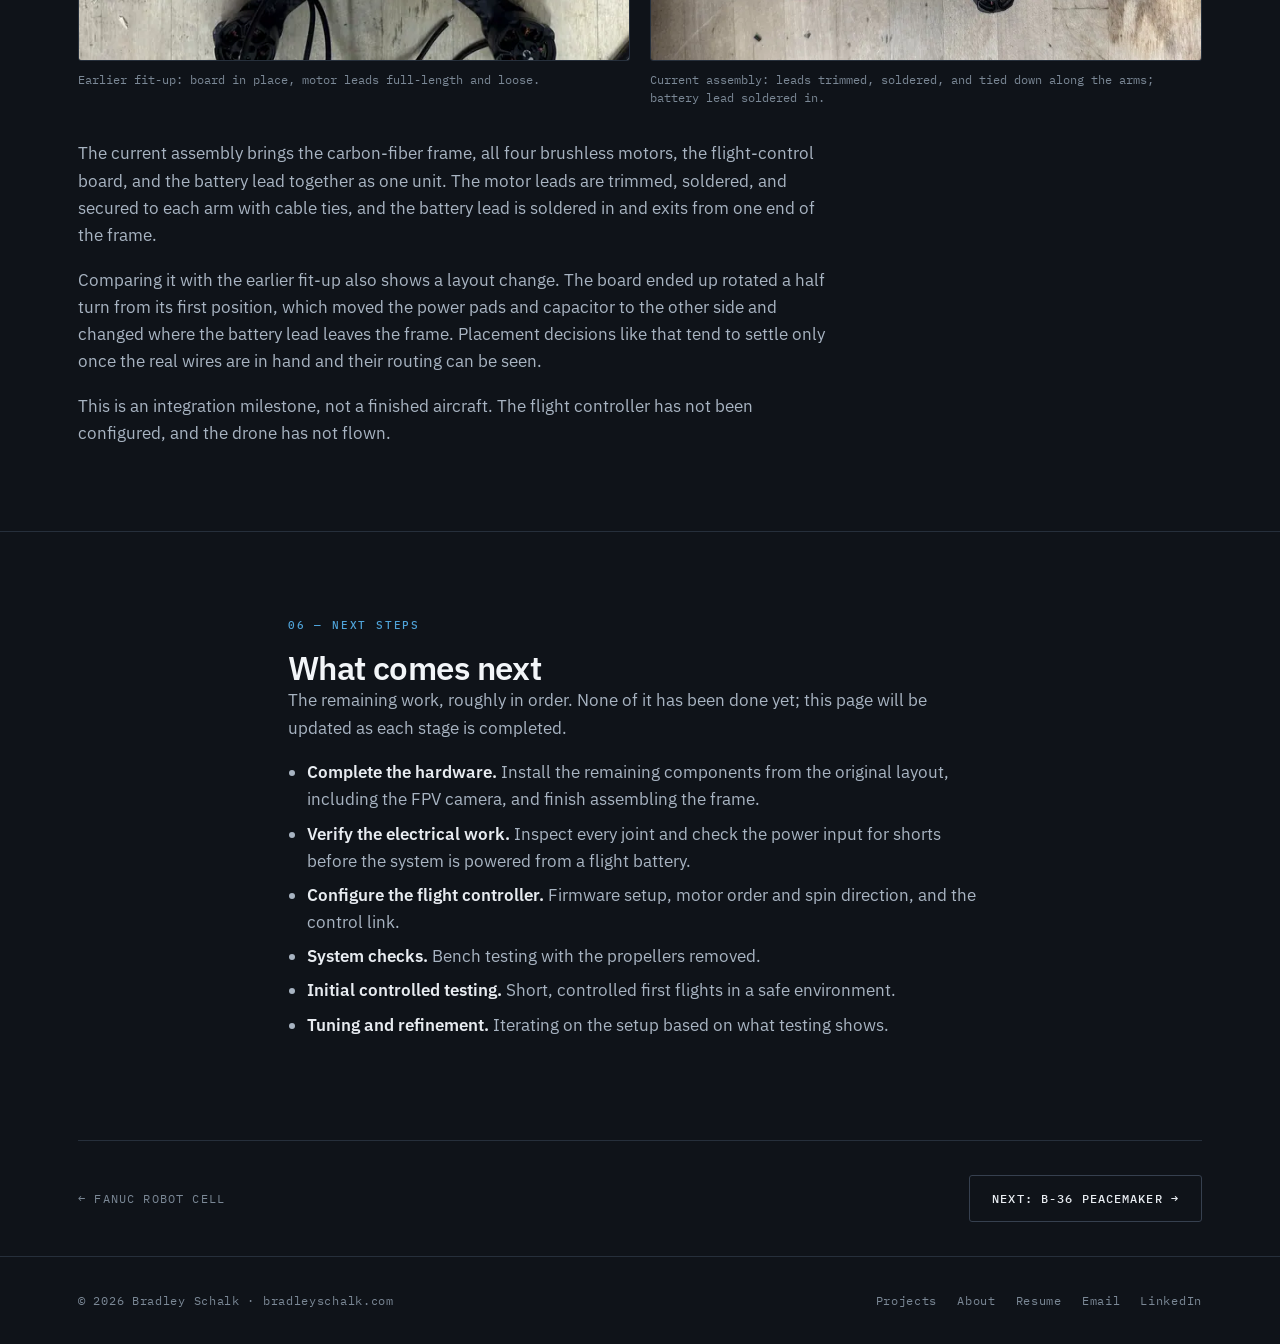
<file: projects/fpv-drone.html>
<!DOCTYPE html>
<html lang="en">
<head>
<meta charset="utf-8">
<meta name="viewport" content="width=device-width, initial-scale=1">

<title>Custom FPV Drone &mdash; Airframe &amp; Electronics Integration | Bradley Schalk</title>
<meta name="description" content="An in-progress custom FPV quadcopter build: carbon-fiber airframe assembly, brushless motor installation, flight-control and power integration, soldering, and wire routing in a compact airframe.">

<link rel="canonical" href="https://bradleyschalk.com/projects/fpv-drone.html">
<meta property="og:site_name" content="bradleyschalk.com">
<meta property="og:type" content="article">
<meta property="og:title" content="Custom FPV Drone — Airframe & Electronics Integration">
<meta property="og:description" content="An in-progress FPV quadcopter build, taken from separate components to an integrated airframe with motors, flight-control electronics, and power wiring soldered and routed.">
<meta property="og:image" content="https://bradleyschalk.com/assets/images/fpv-drone/integrated-airframe-full.webp">

<link rel="icon" href="../favicon.svg" type="image/svg+xml">
<link rel="preconnect" href="https://fonts.googleapis.com">
<link rel="preconnect" href="https://fonts.gstatic.com" crossorigin>
<link href="https://fonts.googleapis.com/css2?family=IBM+Plex+Mono:wght@400;500;600&family=IBM+Plex+Sans:wght@400;500;600;700&display=swap" rel="stylesheet">
<link rel="stylesheet" href="../css/styles.css">
</head>

<body>
<a class="skip-link" href="#main">Skip to content</a>

<header class="nav">
  <div class="wrap nav__inner">
    <a class="nav__brand" href="../index.html">
      <span class="nav__mark" aria-hidden="true">BS</span>
      Bradley Schalk
    </a>
    <button class="nav__toggle" type="button" aria-expanded="false" aria-controls="nav-links" aria-label="Toggle navigation">
      <svg class="icon-open" viewBox="0 0 24 24" fill="none" stroke="currentColor" stroke-width="2" aria-hidden="true"><path d="M3 6h18M3 12h18M3 18h18"/></svg>
      <svg class="icon-close" viewBox="0 0 24 24" fill="none" stroke="currentColor" stroke-width="2" aria-hidden="true"><path d="M18 6L6 18M6 6l12 12"/></svg>
    </button>
    <nav class="nav__links" id="nav-links" aria-label="Main">
      <a class="nav__link" href="../index.html">Home</a>
      <a class="nav__link" href="index.html" aria-current="page">Projects</a>
      <a class="nav__link" href="../about.html">About</a>
      <a class="nav__link" href="../resume.html">Resume</a>
      <a class="nav__link" href="../contact.html">Contact</a>
    </nav>
  </div>
</header>

<main id="main">

  <div class="phead">
    <div class="wrap">
      <a class="backlink" href="index.html">&larr; All projects</a>
      <span class="eyebrow">Electromechanical &middot; Fabrication</span>
      <h1>Custom FPV Drone &mdash; Airframe &amp; Electronics Integration</h1>
      <p class="lead">
        An in-progress custom FPV quadcopter, built up from a bare carbon-fiber frame. The
        work so far has been turning a bench full of separate mechanical and electrical
        parts into one integrated airframe &mdash; motors mounted, flight-control
        electronics installed, and every motor and power connection soldered and routed by
        hand.
      </p>
      <ul class="tags">
        <li class="tag tag--accent">In progress</li>
        <li class="tag">Soldering</li>
        <li class="tag">Power distribution</li>
        <li class="tag">Wire routing</li>
        <li class="tag">System integration</li>
        <li class="tag">Fabrication</li>
      </ul>

      <dl class="specs">
        <div class="specs__row">
          <dt class="specs__key">My role</dt>
          <dd class="specs__val">Builder &mdash; component layout, mechanical assembly, soldering, wiring, and integration</dd>
        </div>
        <div class="specs__row">
          <dt class="specs__key">Status</dt>
          <dd class="specs__val">In progress &mdash; integrated airframe and electronics; not yet configured or flown</dd>
        </div>
        <div class="specs__row">
          <dt class="specs__key">Process</dt>
          <dd class="specs__val">Components &rarr; airframe &amp; motors &rarr; electronics &amp; power &rarr; soldering &amp; routing &rarr; configuration &amp; testing (next)</dd>
        </div>
        <div class="specs__row">
          <dt class="specs__key">Configuration</dt>
          <dd class="specs__val">Quadcopter &mdash; carbon-fiber frame, four brushless motors, central flight-control board</dd>
        </div>
      </dl>
    </div>
  </div>

  <section class="section section--tight">
    <div class="wrap">
      <figure class="phero phero--natural">
        <img src="../assets/images/fpv-drone/integrated-airframe-full.webp"
             srcset="../assets/images/fpv-drone/integrated-airframe-thumb.webp 820w,
                     ../assets/images/fpv-drone/integrated-airframe-full.webp 1800w"
             sizes="(max-width: 1180px) 94vw, 1124px"
             alt="The drone at its current stage, seen from above: an X-shaped carbon-fiber frame with a brushless motor at each arm tip, the flight-control board mounted at the center, motor leads cable-tied along each arm, and a red and black battery lead with its connector exiting one end of the frame."
             width="1800" height="1350" fetchpriority="high" decoding="async">
        <figcaption>Current state: frame, four motors, central flight-control board, routed motor leads, and the battery lead soldered in.</figcaption>
      </figure>
    </div>
  </section>

  <!-- ============================== STATUS ============================= -->
  <section class="section section--tight">
    <div class="wrap">
      <div class="note">
        <p>
          <strong>Status note:</strong> this is an active build. This page documents it
          through the hardware-integration stage &mdash; the airframe, motors, electronics,
          and power wiring are assembled and soldered. The flight controller has not been
          configured and the aircraft has not flown. The page will be updated as the build
          moves through configuration and testing.
        </p>
      </div>
    </div>
  </section>

  <!-- ============================== PROCESS ============================ -->
  <section class="section">
    <div class="wrap">
      <div class="section__head">
        <span class="eyebrow">Process</span>
        <h2>From separate parts to one system</h2>
        <p>Four stages complete so far. The fifth is next.</p>
      </div>

      <div class="rail">
        <div class="rail__step">
          <span class="rail__num">Step 01</span>
          <h4>Components</h4>
          <p>Every part laid out and accounted for before anything was fixed to the frame.</p>
        </div>
        <div class="rail__step">
          <span class="rail__num">Step 02</span>
          <h4>Airframe &amp; motors</h4>
          <p>Carbon-fiber frame assembled and four brushless motors mounted at the arm tips.</p>
        </div>
        <div class="rail__step">
          <span class="rail__num">Step 03</span>
          <h4>Electronics &amp; power</h4>
          <p>Flight-control board mounted centrally, with the battery lead and capacitor soldered in.</p>
        </div>
        <div class="rail__step">
          <span class="rail__num">Step 04</span>
          <h4>Solder &amp; route</h4>
          <p>Motor leads trimmed, soldered to the board, and secured along the arms.</p>
        </div>
        <div class="rail__step">
          <span class="rail__num">Next</span>
          <h4>Configure &amp; test</h4>
          <p>Configuration, system checks, and first controlled testing. Not yet started.</p>
        </div>
      </div>
    </div>
  </section>

  <!-- ============================== OVERVIEW =========================== -->
  <section class="section">
    <div class="wrap prose">
      <span class="eyebrow">Overview</span>
      <h2>A compact electromechanical system</h2>
      <p>
        A small quadcopter is a dense electromechanical system. Four motors, the
        electronics that drive them, the flight controller, and the battery all share one
        compact frame, and every one of them is joined to the others by wire. The
        mechanical layout decides where the wires can go, and the wiring decides whether
        the layout actually works.
      </p>
      <p>
        I'm building this one up from the bare frame. The end goal is a working FPV
        aircraft, but the engineering so far has been integration: getting mechanical
        hardware, power electronics, and wiring to fit together cleanly and reliably, in a
        way that can still be worked on later.
      </p>
      <p>
        The project is still in progress. What follows covers the build up to its current
        stage, where the airframe, motors, electronics, and power wiring are assembled and
        soldered into a single unit.
      </p>
    </div>
  </section>

  <!-- ======================= 01 — COMPONENT PLANNING ===================== -->
  <section class="section">
    <div class="wrap">
      <div class="section__head">
        <span class="eyebrow">01 &mdash; Component planning</span>
        <h2>Seeing the whole system before building any of it</h2>
      </div>

      <div class="hero__grid">
        <div class="prose">
          <p>
            Before anything was fixed to the frame, I laid every component out on the
            bench: the carbon-fiber frame plates, the four motors, the flight-control
            electronics, the camera, the antenna, the battery, the power lead, and the
            bagged hardware for each subassembly.
          </p>
          <p>
            Seeing it all at once made it easier to work out what had to connect to what,
            and to think through the order of assembly &mdash; which parts go on the frame
            first, what becomes hard to reach once the next layer is installed, and where
            the wiring from each component will have to travel.
          </p>
          <p>
            At this point it is a collection of separate mechanical and electrical parts.
            The rest of the build is the work of turning that collection into one system.
          </p>
        </div>

        <div class="gallery" data-gallery>
          <figure class="shot shot--tall">
            <button class="shot__btn" type="button" data-lightbox
                    data-full="../assets/images/fpv-drone/components-layout-full.webp">
              <img src="../assets/images/fpv-drone/components-layout-thumb.webp"
                   alt="Overhead view of the drone components laid out on a workbench before assembly: the carbon-fiber frame plates, four bagged motors, the flight-control electronics in anti-static bags, the FPV camera and its mount, an antenna, a LiPo battery, a red and black power lead, and separate bags of fasteners."
                   loading="lazy" decoding="async">
            </button>
            <figcaption>The full set of components laid out before assembly: frame plates, motors, electronics, camera, battery, power lead, and fastener kits.</figcaption>
          </figure>
        </div>
      </div>
    </div>
  </section>

  <!-- ==================== 02 — AIRFRAME & PROPULSION ==================== -->
  <section class="section">
    <div class="wrap">
      <div class="section__head">
        <span class="eyebrow">02 &mdash; Airframe &amp; propulsion</span>
        <h2>Frame and motors</h2>
        <p>
          The carbon-fiber frame came first, then the four brushless motors at the ends of
          the arms.
        </p>
      </div>

      <div class="prose" style="margin-bottom:38px">
        <p>
          With the frame plate assembled, I mounted the four brushless motors at the arm
          tips and placed the central electronics board on the frame. This was the first
          point where the build existed as a physical system rather than a set of parts,
          and the first point where the packaging problem became real.
        </p>
        <p>
          Each motor has three phase leads, and at this stage all twelve were left
          full-length and loose. They stayed that way until the board's final position was
          settled, since a lead cut too short cannot be recovered and every lead's length
          depends on where its pad ends up.
        </p>
        <p>
          The mechanical concerns here are the ones that apply to any rotating hardware:
          motors seated squarely on the arms, fasteners secure, and nothing positioned
          where it could end up in the path of a propeller.
        </p>
      </div>

      <div class="gallery gallery--wide" data-gallery>
        <figure class="shot shot--tall">
          <button class="shot__btn" type="button" data-lightbox
                  data-full="../assets/images/fpv-drone/airframe-motors-installed-full.webp">
            <img src="../assets/images/fpv-drone/airframe-motors-installed-thumb.webp"
                 alt="The partially built drone on a workbench beside a soldering station, tip cleaner, and solder spool: four motors mounted on the carbon-fiber frame, the electronics board at the center, and long unrouted motor leads spreading out across the bench."
                 loading="lazy" decoding="async">
          </button>
          <figcaption>Motors installed and the electronics board in place, with the motor leads still full-length. The soldering station is set up alongside for the next stage.</figcaption>
        </figure>

        <figure class="shot shot--tall">
          <button class="shot__btn" type="button" data-lightbox
                  data-full="../assets/images/fpv-drone/stack-mounted-leads-unrouted-full.webp">
            <img src="../assets/images/fpv-drone/stack-mounted-leads-unrouted-thumb.webp"
                 alt="Closer overhead view of the same stage: a brushless motor at each arm tip of the carbon-fiber frame, the flight-control board at the center, and each motor's three black phase leads still loose and untrimmed."
                 loading="lazy" decoding="async">
          </button>
          <figcaption>Closer view of the same stage: four motors on the arms, the board at the center, and twelve phase leads not yet trimmed or routed.</figcaption>
        </figure>
      </div>
    </div>
  </section>

  <!-- ================ 03 — FLIGHT CONTROL & POWER INTEGRATION =============== -->
  <section class="section">
    <div class="wrap">
      <div class="section__head">
        <span class="eyebrow">03 &mdash; Flight control &amp; power integration</span>
        <h2>The electronics board and the power input</h2>
      </div>

      <div class="hero__grid">
        <div class="prose">
          <p>
            The central board carries the flight-control electronics and the pads the
            motors are driven from, so it is where every connection on the aircraft ends
            up. It sits in the middle of the frame on four grommeted mounting screws,
            which keeps it on the aircraft's center line and gives all four motor runs a
            similar path back to the board.
          </p>
          <p>
            Power comes in through a single battery lead soldered to the board's power
            pads. Alongside it is an electrolytic capacitor, rated 35&nbsp;V and
            220&nbsp;&micro;F, soldered to the same input. A capacitor in that position is
            standard practice on this kind of build: it helps absorb the voltage spikes and
            electrical noise that the motor-drive electronics put back onto the supply.
          </p>
          <p>
            The battery lead is the heaviest-gauge wire on the aircraft and carries the
            current for all four motors, so these are the joints where a weak connection
            matters most. Working on the board off the frame meant it could be held flat,
            with clear access to the pads.
          </p>
        </div>

        <div class="gallery" data-gallery>
          <figure class="shot shot--tall">
            <button class="shot__btn" type="button" data-lightbox
                    data-full="../assets/images/fpv-drone/power-leads-soldered-full.webp">
              <img src="../assets/images/fpv-drone/power-leads-soldered-thumb.webp"
                   alt="The flight-control board on its own, off the frame, with a thick red and black battery lead and a cylindrical 35 V 220 microfarad electrolytic capacitor soldered to the power pads at one edge."
                   loading="lazy" decoding="async">
            </button>
            <figcaption>The flight-control board off the frame, with the battery lead and a 35 V / 220 &micro;F capacitor soldered to its power pads.</figcaption>
          </figure>
        </div>
      </div>
    </div>
  </section>

  <!-- ================ 04 — SOLDERING & ELECTRICAL INTEGRATION ================ -->
  <section class="section">
    <div class="wrap">
      <div class="section__head">
        <span class="eyebrow">04 &mdash; Soldering &amp; electrical integration</span>
        <h2>Soldering the motors in</h2>
        <p>
          With the board in its final position, the motor leads could be cut to length and
          soldered.
        </p>
      </div>

      <div class="hero__grid">
        <div class="prose">
          <p>
            Each of the four motors connects to the board through three phase leads, which
            makes twelve motor joints on top of the power connections. Every one of them
            lands on a small pad beside its neighbors, on a board with components packed
            closely around it.
          </p>
          <p>The practical concerns at this stage were:</p>
          <ul>
            <li><strong>Sound joints.</strong> Solder fully wetting both pad and wire, since a marginal joint on a motor phase can pass a quick look and still fail under vibration.</li>
            <li><strong>No bridges.</strong> Adjacent phase pads sit close together, and a stray bead of solder between them is a short.</li>
            <li><strong>Lead length.</strong> Each lead trimmed to reach its pad without a long loop of spare wire, while leaving enough slack that the joint is not under tension.</li>
            <li><strong>Routing.</strong> Leads kept close along the frame arms and clear of the propeller arcs, then secured with cable ties.</li>
            <li><strong>Serviceability.</strong> Joints left accessible from above, so a motor can be desoldered and replaced without taking the rest of the electronics apart.</li>
          </ul>
          <p>
            It is the least visible part of the build and the part the rest of it depends
            on: all of the power and every motor command pass through these joints.
          </p>
        </div>

        <div class="gallery" data-gallery>
          <figure class="shot shot--tall">
            <button class="shot__btn" type="button" data-lightbox
                    data-full="../assets/images/fpv-drone/motor-solder-joints-full.webp">
              <img src="../assets/images/fpv-drone/motor-solder-joints-thumb.webp"
                   alt="Close-up of the flight-control board mounted on the carbon-fiber frame, showing groups of three motor phase leads soldered to pads at each corner, rubber grommets on the mounting screws, the capacitor at the right edge, and cable ties holding the leads to the arms."
                   loading="lazy" decoding="async">
            </button>
            <figcaption>Motor phase leads soldered to the board's corner pads, with the capacitor at the right edge and cable ties securing the leads to the frame.</figcaption>
          </figure>
        </div>
      </div>
    </div>
  </section>

  <!-- =========================== 05 — CURRENT STATE ======================== -->
  <section class="section">
    <div class="wrap">
      <div class="section__head">
        <span class="eyebrow">05 &mdash; Current state</span>
        <h2>Integrated airframe and electronics</h2>
        <p>
          The build has moved from a layout of separate parts to a single assembled unit.
        </p>
      </div>

      <div class="gallery gallery--wide" data-gallery style="margin-bottom:34px">
        <figure class="shot">
          <button class="shot__btn" type="button" data-lightbox
                  data-full="../assets/images/fpv-drone/stack-mounted-leads-unrouted-full.webp">
            <img src="../assets/images/fpv-drone/stack-mounted-leads-unrouted-thumb.webp"
                 alt="Earlier stage for comparison: motors and the flight-control board in place on the frame, with the motor leads still long, loose, and unsoldered."
                 loading="lazy" decoding="async">
          </button>
          <figcaption>Earlier fit-up: board in place, motor leads full-length and loose.</figcaption>
        </figure>

        <figure class="shot">
          <button class="shot__btn" type="button" data-lightbox
                  data-full="../assets/images/fpv-drone/integrated-airframe-full.webp">
            <img src="../assets/images/fpv-drone/integrated-airframe-thumb.webp"
                 alt="Current stage for comparison: the same frame with the motor leads trimmed, soldered, and cable-tied along each arm, and the battery lead soldered in and exiting one end of the frame."
                 loading="lazy" decoding="async">
          </button>
          <figcaption>Current assembly: leads trimmed, soldered, and tied down along the arms; battery lead soldered in.</figcaption>
        </figure>
      </div>

      <div class="prose">
        <p>
          The current assembly brings the carbon-fiber frame, all four brushless motors, the
          flight-control board, and the battery lead together as one unit. The motor leads
          are trimmed, soldered, and secured to each arm with cable ties, and the battery
          lead is soldered in and exits from one end of the frame.
        </p>
        <p>
          Comparing it with the earlier fit-up also shows a layout change. The board ended
          up rotated a half turn from its first position, which moved the power pads and
          capacitor to the other side and changed where the battery lead leaves the frame.
          Placement decisions like that tend to settle only once the real wires are in hand
          and their routing can be seen.
        </p>
        <p>
          This is an integration milestone, not a finished aircraft. The flight controller
          has not been configured, and the drone has not flown.
        </p>
      </div>
    </div>
  </section>

  <!-- ============================ 06 — NEXT STEPS ========================== -->
  <section class="section">
    <div class="wrap prose">
      <span class="eyebrow">06 &mdash; Next steps</span>
      <h2>What comes next</h2>
      <p>
        The remaining work, roughly in order. None of it has been done yet; this page will
        be updated as each stage is completed.
      </p>
      <ul>
        <li><strong>Complete the hardware.</strong> Install the remaining components from the original layout, including the FPV camera, and finish assembling the frame.</li>
        <li><strong>Verify the electrical work.</strong> Inspect every joint and check the power input for shorts before the system is powered from a flight battery.</li>
        <li><strong>Configure the flight controller.</strong> Firmware setup, motor order and spin direction, and the control link.</li>
        <li><strong>System checks.</strong> Bench testing with the propellers removed.</li>
        <li><strong>Initial controlled testing.</strong> Short, controlled first flights in a safe environment.</li>
        <li><strong>Tuning and refinement.</strong> Iterating on the setup based on what testing shows.</li>
      </ul>
    </div>
  </section>

  <div class="wrap">
    <nav class="pagenav" aria-label="Project navigation">
      <a class="backlink" style="margin:0" href="robot-cell.html">&larr; FANUC robot cell</a>
      <a class="btn" href="b36-peacemaker.html">Next: B-36 Peacemaker &rarr;</a>
    </nav>
  </div>

</main>

<footer class="footer">
  <div class="wrap footer__inner">
    <span>&copy; <span id="year">2026</span> Bradley Schalk &middot; bradleyschalk.com</span>
    <nav class="footer__links" aria-label="Footer">
      <a href="index.html">Projects</a>
      <a href="../about.html">About</a>
      <a href="../resume.html">Resume</a>
      <a href="mailto:bradschalk06@gmail.com">Email</a>
      <a href="https://www.linkedin.com/in/bradley-schalk" target="_blank" rel="noopener">LinkedIn</a>
    </nav>
  </div>
</footer>

<div class="lightbox" id="lightbox" role="dialog" aria-modal="true" aria-label="Image viewer" aria-hidden="true">
  <div class="lightbox__bar">
    <span class="lightbox__count"></span>
    <button class="lb-btn lightbox__close" type="button" aria-label="Close image viewer">
      <svg viewBox="0 0 24 24" fill="none" stroke="currentColor" stroke-width="2" aria-hidden="true"><path d="M18 6L6 18M6 6l12 12"/></svg>
    </button>
  </div>
  <div class="lightbox__stage">
    <button class="lb-btn lightbox__prev" type="button" aria-label="Previous image">
      <svg viewBox="0 0 24 24" fill="none" stroke="currentColor" stroke-width="2" aria-hidden="true"><path d="M15 18l-6-6 6-6"/></svg>
    </button>
    <img alt="">
    <button class="lb-btn lightbox__next" type="button" aria-label="Next image">
      <svg viewBox="0 0 24 24" fill="none" stroke="currentColor" stroke-width="2" aria-hidden="true"><path d="M9 18l6-6-6-6"/></svg>
    </button>
  </div>
  <p class="lightbox__caption"></p>
</div>

<script src="../js/script.js"></script>
<script>document.getElementById("year").textContent = new Date().getFullYear();</script>
</body>
</html>
</file>
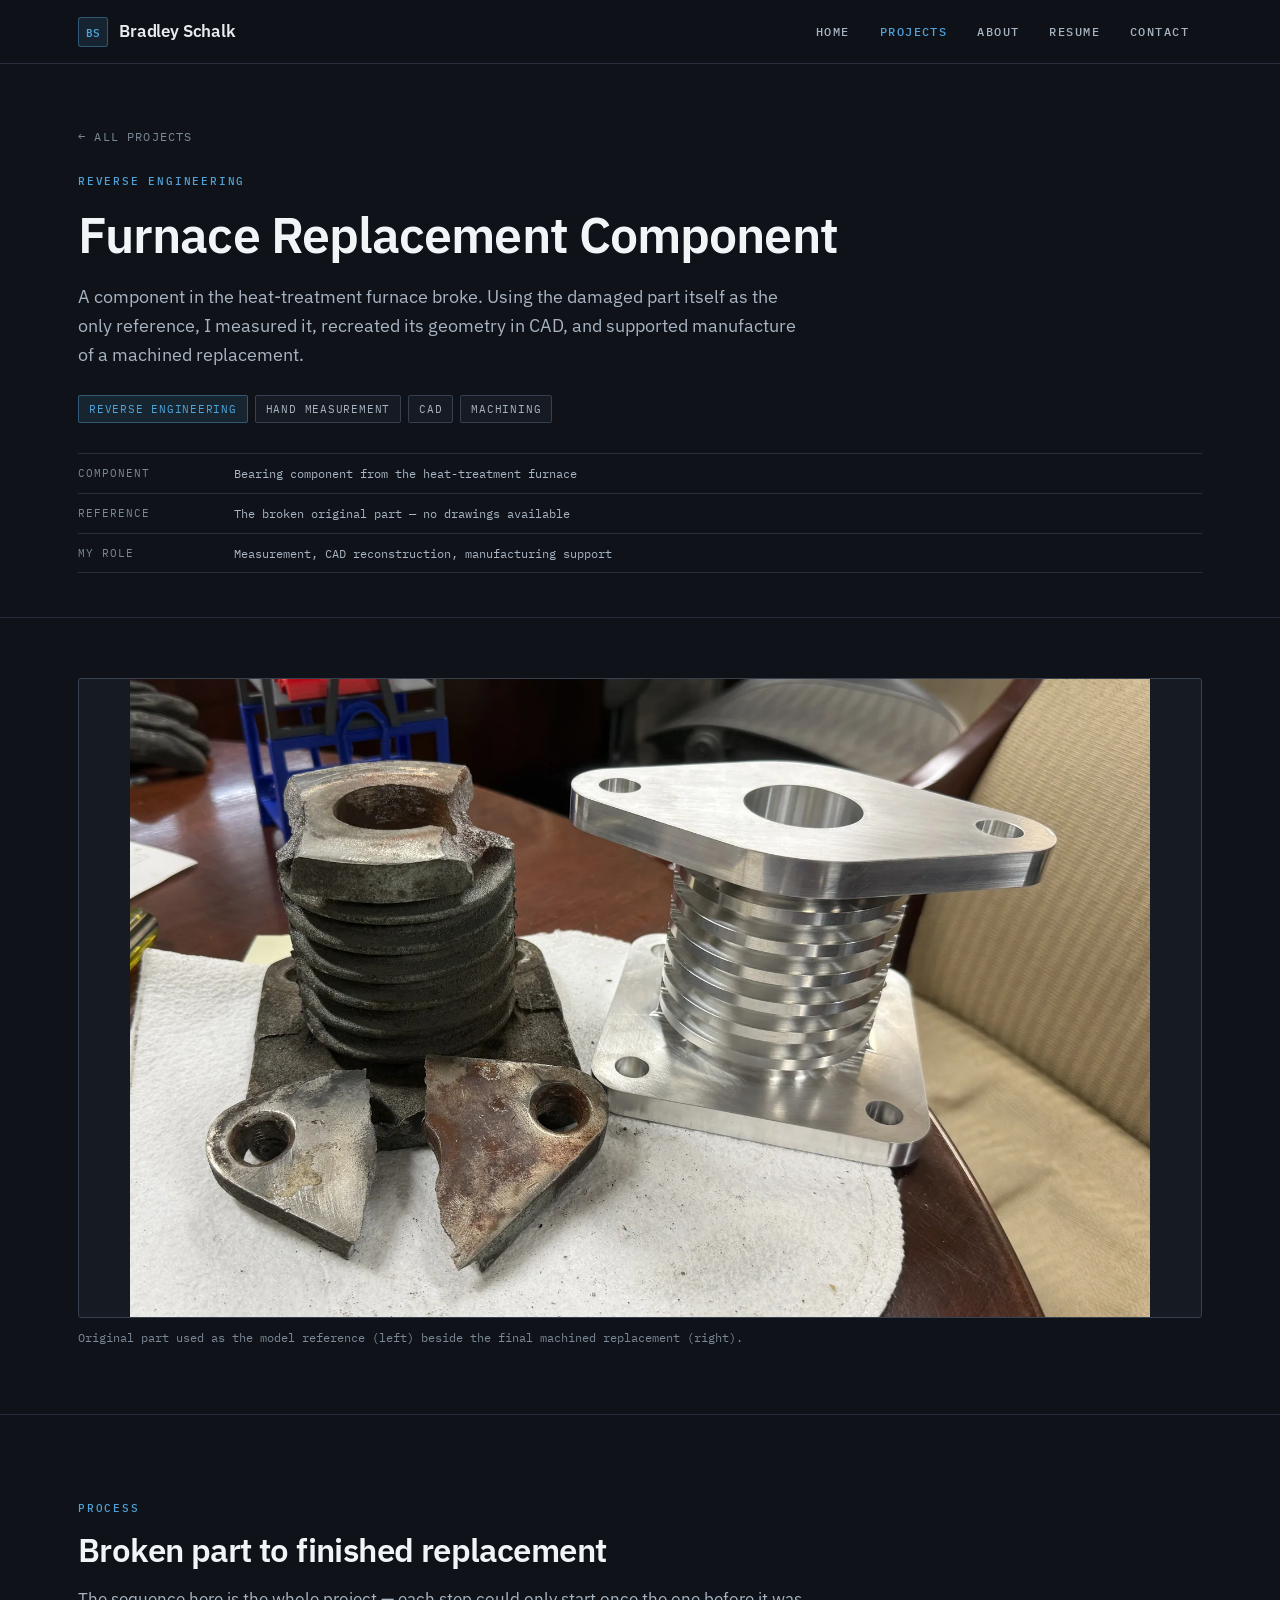
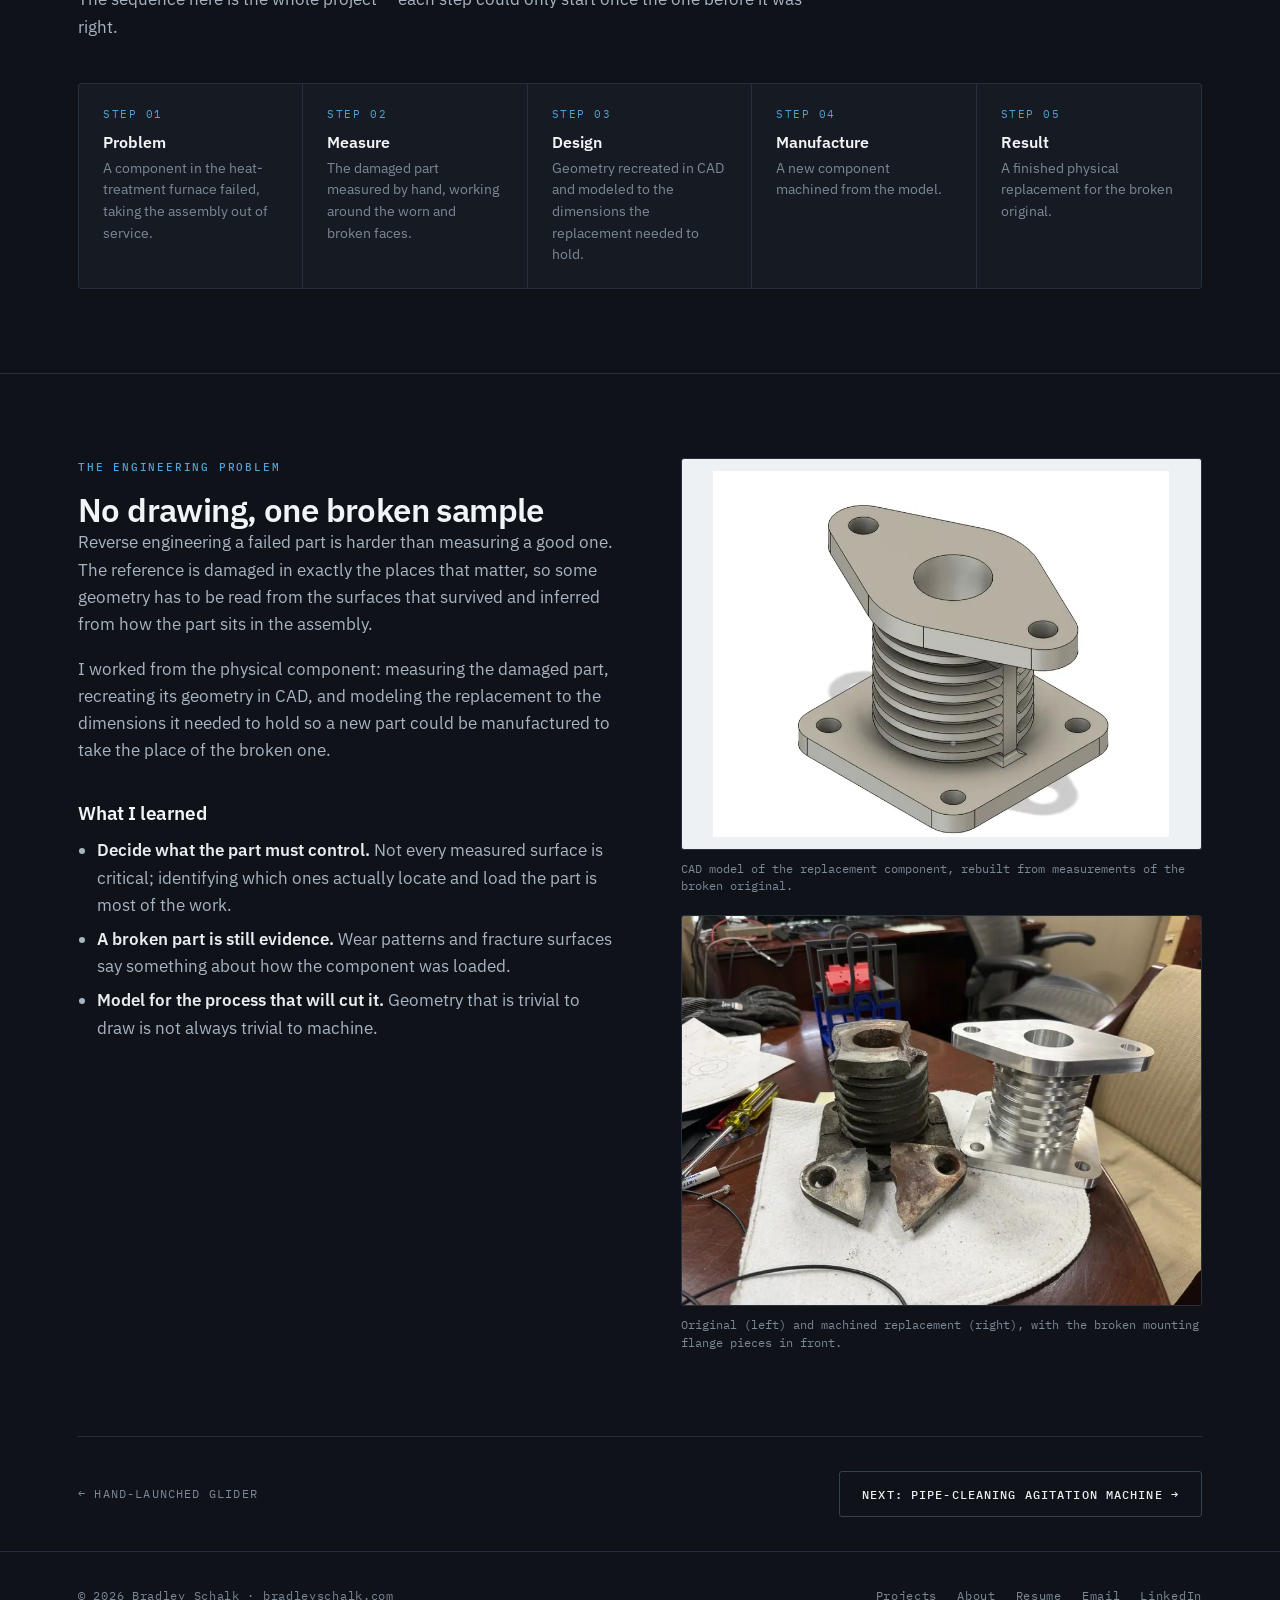
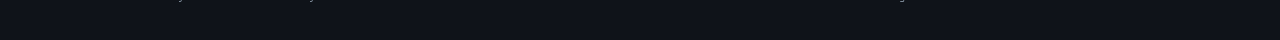
<file: projects/furnace-part.html>
<!DOCTYPE html>
<html lang="en">
<head>
<!-- Google tag (gtag.js) -->
<script async src="https://www.googletagmanager.com/gtag/js?id=G-TMHKS1FG67"></script>
<script>
  window.dataLayer = window.dataLayer || [];
  function gtag(){dataLayer.push(arguments);}
  gtag('js', new Date());

  gtag('config', 'G-TMHKS1FG67');
</script>
<meta charset="utf-8">
<meta name="viewport" content="width=device-width, initial-scale=1">

<title>Furnace Replacement Component | Bradley Schalk</title>
<meta name="description" content="Reverse engineering a broken heat-treatment furnace component: hand measurement of the damaged part, CAD reconstruction of its geometry, and manufacture of a machined replacement.">

<link rel="canonical" href="https://bradleyschalk.com/projects/furnace-part.html">
<meta property="og:site_name" content="bradleyschalk.com">
<meta property="og:type" content="article">
<meta property="og:title" content="Furnace Replacement Component">
<meta property="og:description" content="From a broken production part to a machined replacement, by measurement and CAD reconstruction.">
<meta property="og:image" content="https://bradleyschalk.com/assets/images/og-image.jpg">

<link rel="icon" href="../favicon.svg" type="image/svg+xml">
<link rel="preconnect" href="https://fonts.googleapis.com">
<link rel="preconnect" href="https://fonts.gstatic.com" crossorigin>
<link href="https://fonts.googleapis.com/css2?family=IBM+Plex+Mono:wght@400;500;600&family=IBM+Plex+Sans:wght@400;500;600;700&display=swap" rel="stylesheet">
<link rel="stylesheet" href="../css/styles.css">
</head>

<body>
<a class="skip-link" href="#main">Skip to content</a>

<header class="nav">
  <div class="wrap nav__inner">
    <a class="nav__brand" href="../index.html">
      <span class="nav__mark" aria-hidden="true">BS</span>
      Bradley Schalk
    </a>
    <button class="nav__toggle" type="button" aria-expanded="false" aria-controls="nav-links" aria-label="Toggle navigation">
      <svg class="icon-open" viewBox="0 0 24 24" fill="none" stroke="currentColor" stroke-width="2" aria-hidden="true"><path d="M3 6h18M3 12h18M3 18h18"/></svg>
      <svg class="icon-close" viewBox="0 0 24 24" fill="none" stroke="currentColor" stroke-width="2" aria-hidden="true"><path d="M18 6L6 18M6 6l12 12"/></svg>
    </button>
    <nav class="nav__links" id="nav-links" aria-label="Main">
      <a class="nav__link" href="../index.html">Home</a>
      <a class="nav__link" href="index.html" aria-current="page">Projects</a>
      <a class="nav__link" href="../about.html">About</a>
      <a class="nav__link" href="../resume.html">Resume</a>
      <a class="nav__link" href="../contact.html">Contact</a>
    </nav>
  </div>
</header>

<main id="main">

  <div class="phead">
    <div class="wrap">
      <a class="backlink" href="index.html">&larr; All projects</a>
      <span class="eyebrow">Reverse engineering</span>
      <h1>Furnace Replacement Component</h1>
      <p class="lead">
        A component in the heat-treatment furnace broke. Using the damaged part itself as
        the only reference, I measured it, recreated its geometry in CAD, and supported
        manufacture of a machined replacement.
      </p>
      <ul class="tags">
        <li class="tag tag--accent">Reverse engineering</li>
        <li class="tag">Hand measurement</li>
        <li class="tag">CAD</li>
        <li class="tag">Machining</li>
      </ul>

      <dl class="specs">
        <div class="specs__row">
          <dt class="specs__key">Component</dt>
          <dd class="specs__val">Bearing component from the heat-treatment furnace</dd>
        </div>
        <div class="specs__row">
          <dt class="specs__key">Reference</dt>
          <dd class="specs__val">The broken original part &mdash; no drawings available</dd>
        </div>
        <div class="specs__row">
          <dt class="specs__key">My role</dt>
          <dd class="specs__val">Measurement, CAD reconstruction, manufacturing support</dd>
        </div>
      </dl>
    </div>
  </div>

  <section class="section section--tight">
    <div class="wrap">
      <figure class="phero phero--natural">
        <img src="../assets/images/furnace-part/original-vs-replacement-cover-full.webp"
             srcset="../assets/images/furnace-part/original-vs-replacement-cover-thumb.webp 820w,
                     ../assets/images/furnace-part/original-vs-replacement-cover-full.webp 1800w"
             sizes="(max-width: 1180px) 94vw, 1124px"
             alt="The broken, heavily worn original furnace component on the left beside the freshly machined replacement on the right, with the fractured mounting flange pieces in front."
             width="1800" height="1125" fetchpriority="high" decoding="async">
        <figcaption>Original part used as the model reference (left) beside the final machined replacement (right).</figcaption>
      </figure>
    </div>
  </section>

  <!-- ============================== PROCESS ============================= -->
  <section class="section">
    <div class="wrap">
      <div class="section__head">
        <span class="eyebrow">Process</span>
        <h2>Broken part to finished replacement</h2>
        <p>The sequence here is the whole project &mdash; each step could only start once the one before it was right.</p>
      </div>

      <div class="rail">
        <div class="rail__step">
          <span class="rail__num">Step 01</span>
          <h4>Problem</h4>
          <p>A component in the heat-treatment furnace failed, taking the assembly out of service.</p>
        </div>
        <div class="rail__step">
          <span class="rail__num">Step 02</span>
          <h4>Measure</h4>
          <p>The damaged part measured by hand, working around the worn and broken faces.</p>
        </div>
        <div class="rail__step">
          <span class="rail__num">Step 03</span>
          <h4>Design</h4>
          <p>Geometry recreated in CAD and modeled to the dimensions the replacement needed to hold.</p>
        </div>
        <div class="rail__step">
          <span class="rail__num">Step 04</span>
          <h4>Manufacture</h4>
          <p>A new component machined from the model.</p>
        </div>
        <div class="rail__step">
          <span class="rail__num">Step 05</span>
          <h4>Result</h4>
          <p>A finished physical replacement for the broken original.</p>
        </div>
      </div>
    </div>
  </section>

  <!-- ============================ THE DETAIL =========================== -->
  <section class="section">
    <div class="wrap">
      <div class="hero__grid">
        <div class="prose">
          <span class="eyebrow">The engineering problem</span>
          <h2>No drawing, one broken sample</h2>
          <p>
            Reverse engineering a failed part is harder than measuring a good one. The
            reference is damaged in exactly the places that matter, so some geometry has to
            be read from the surfaces that survived and inferred from how the part sits in
            the assembly.
          </p>
          <p>
            I worked from the physical component: measuring the damaged part, recreating
            its geometry in CAD, and modeling the replacement to the dimensions it needed
            to hold so a new part could be manufactured to take the place of the broken
            one.
          </p>

          <h3>What I learned</h3>
          <ul>
            <li>
              <strong>Decide what the part must control.</strong> Not every measured
              surface is critical; identifying which ones actually locate and load the part
              is most of the work.
            </li>
            <li>
              <strong>A broken part is still evidence.</strong> Wear patterns and fracture
              surfaces say something about how the component was loaded.
            </li>
            <li>
              <strong>Model for the process that will cut it.</strong> Geometry that is
              trivial to draw is not always trivial to machine.
            </li>
          </ul>
        </div>

        <div class="gallery" data-gallery>
          <figure class="shot shot--cad">
            <button class="shot__btn" type="button" data-lightbox data-cad
                    data-full="../assets/images/furnace-part/replacement-cad-full.webp">
              <img src="../assets/images/furnace-part/replacement-cad-thumb.webp"
                   alt="CAD model of the replacement furnace component, showing a stepped cylindrical body with a flanged mounting base."
                   loading="lazy" decoding="async">
            </button>
            <figcaption>CAD model of the replacement component, rebuilt from measurements of the broken original.</figcaption>
          </figure>

          <figure class="shot">
            <button class="shot__btn" type="button" data-lightbox
                    data-full="../assets/images/furnace-part/original-vs-replacement-full.webp">
              <img src="../assets/images/furnace-part/original-vs-replacement-thumb.webp"
                   alt="Side-by-side comparison of the worn original component and the machined replacement."
                   loading="lazy" decoding="async">
            </button>
            <figcaption>Original (left) and machined replacement (right), with the broken mounting flange pieces in front.</figcaption>
          </figure>
        </div>
      </div>
    </div>
  </section>

  <div class="wrap">
    <nav class="pagenav" aria-label="Project navigation">
      <a class="backlink" style="margin:0" href="glider.html">&larr; Hand-launched glider</a>
      <a class="btn" href="cleaning-machine.html">Next: Pipe-cleaning agitation machine &rarr;</a>
    </nav>
  </div>

</main>

<footer class="footer">
  <div class="wrap footer__inner">
    <span>&copy; <span id="year">2026</span> Bradley Schalk &middot; bradleyschalk.com</span>
    <nav class="footer__links" aria-label="Footer">
      <a href="index.html">Projects</a>
      <a href="../about.html">About</a>
      <a href="../resume.html">Resume</a>
      <a href="mailto:bradschalk06@gmail.com">Email</a>
      <a href="https://www.linkedin.com/in/bradley-schalk" target="_blank" rel="noopener">LinkedIn</a>
    </nav>
  </div>
</footer>

<div class="lightbox" id="lightbox" role="dialog" aria-modal="true" aria-label="Image viewer" aria-hidden="true">
  <div class="lightbox__bar">
    <span class="lightbox__count"></span>
    <button class="lb-btn lightbox__close" type="button" aria-label="Close image viewer">
      <svg viewBox="0 0 24 24" fill="none" stroke="currentColor" stroke-width="2" aria-hidden="true"><path d="M18 6L6 18M6 6l12 12"/></svg>
    </button>
  </div>
  <div class="lightbox__stage">
    <button class="lb-btn lightbox__prev" type="button" aria-label="Previous image">
      <svg viewBox="0 0 24 24" fill="none" stroke="currentColor" stroke-width="2" aria-hidden="true"><path d="M15 18l-6-6 6-6"/></svg>
    </button>
    <img alt="">
    <button class="lb-btn lightbox__next" type="button" aria-label="Next image">
      <svg viewBox="0 0 24 24" fill="none" stroke="currentColor" stroke-width="2" aria-hidden="true"><path d="M9 18l6-6-6-6"/></svg>
    </button>
  </div>
  <p class="lightbox__caption"></p>
</div>

<script src="../js/script.js"></script>
<script>document.getElementById("year").textContent = new Date().getFullYear();</script>
</body>
</html>
</file>
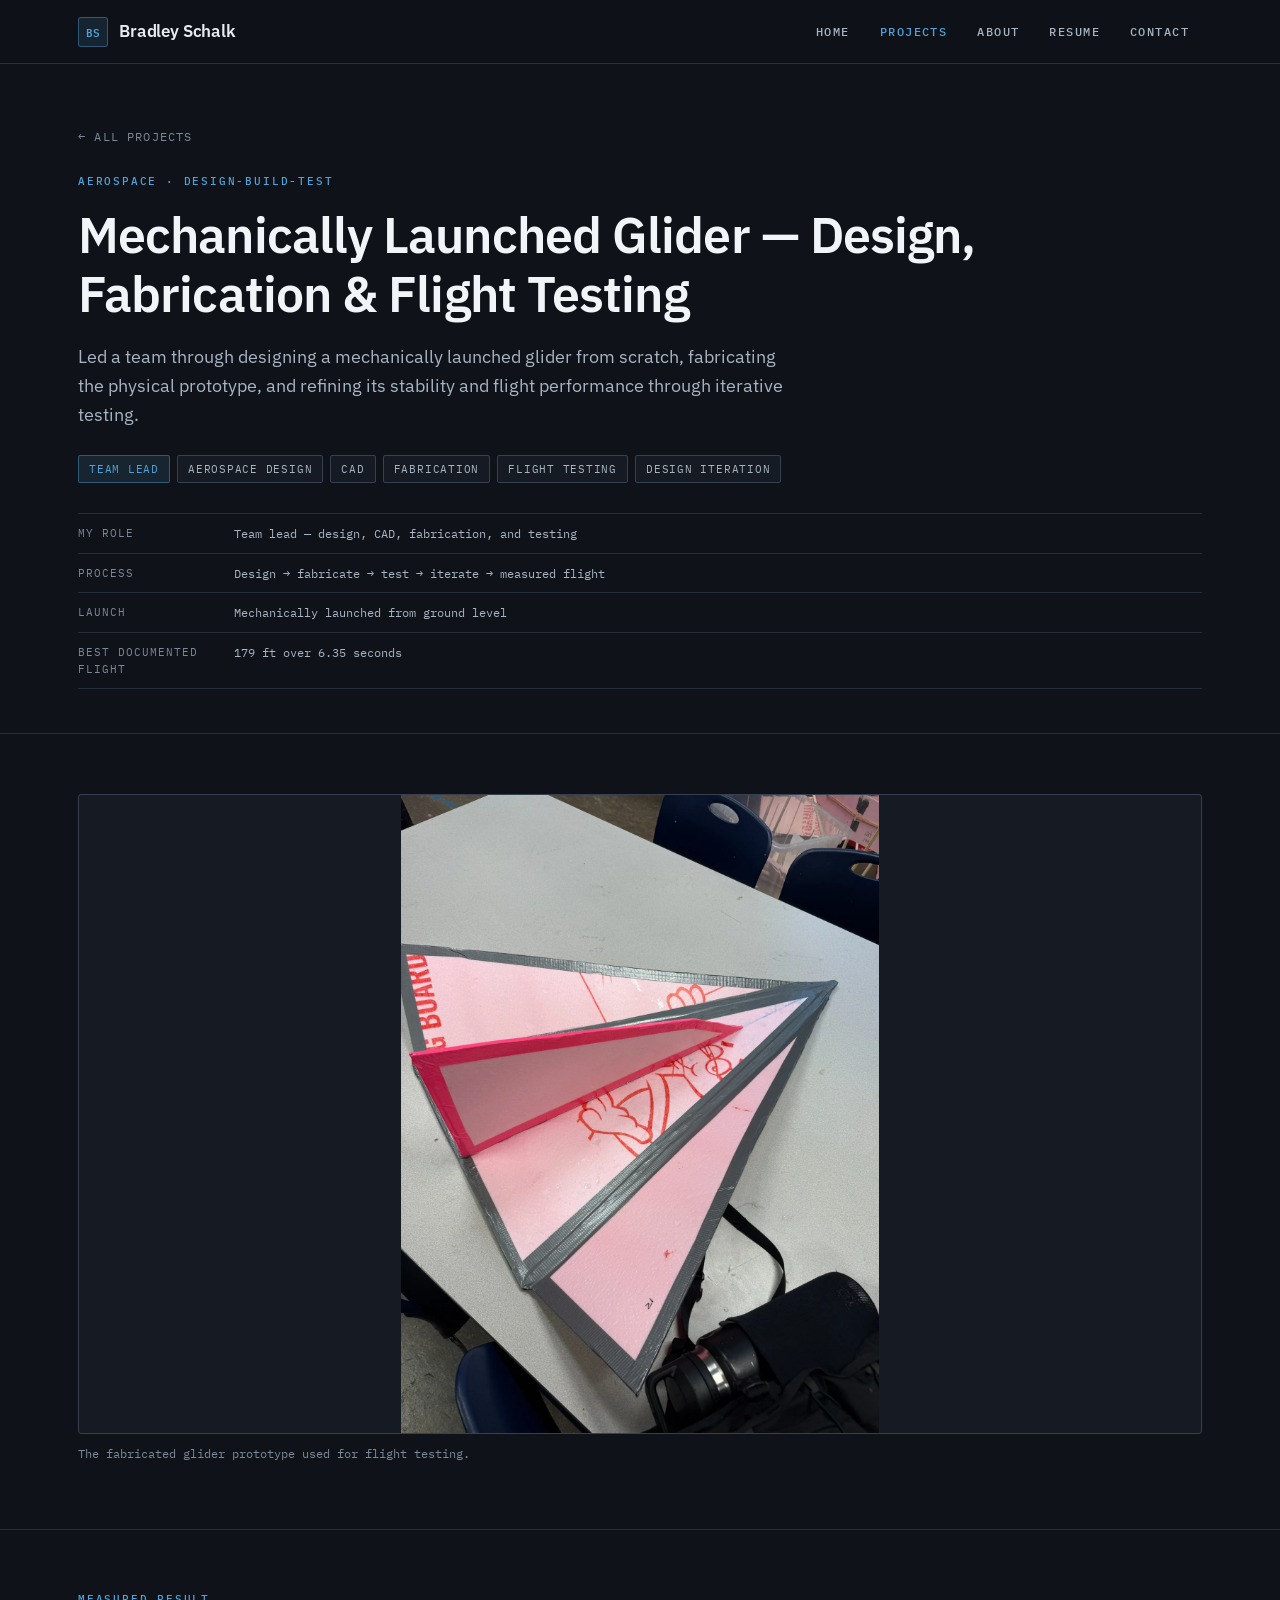
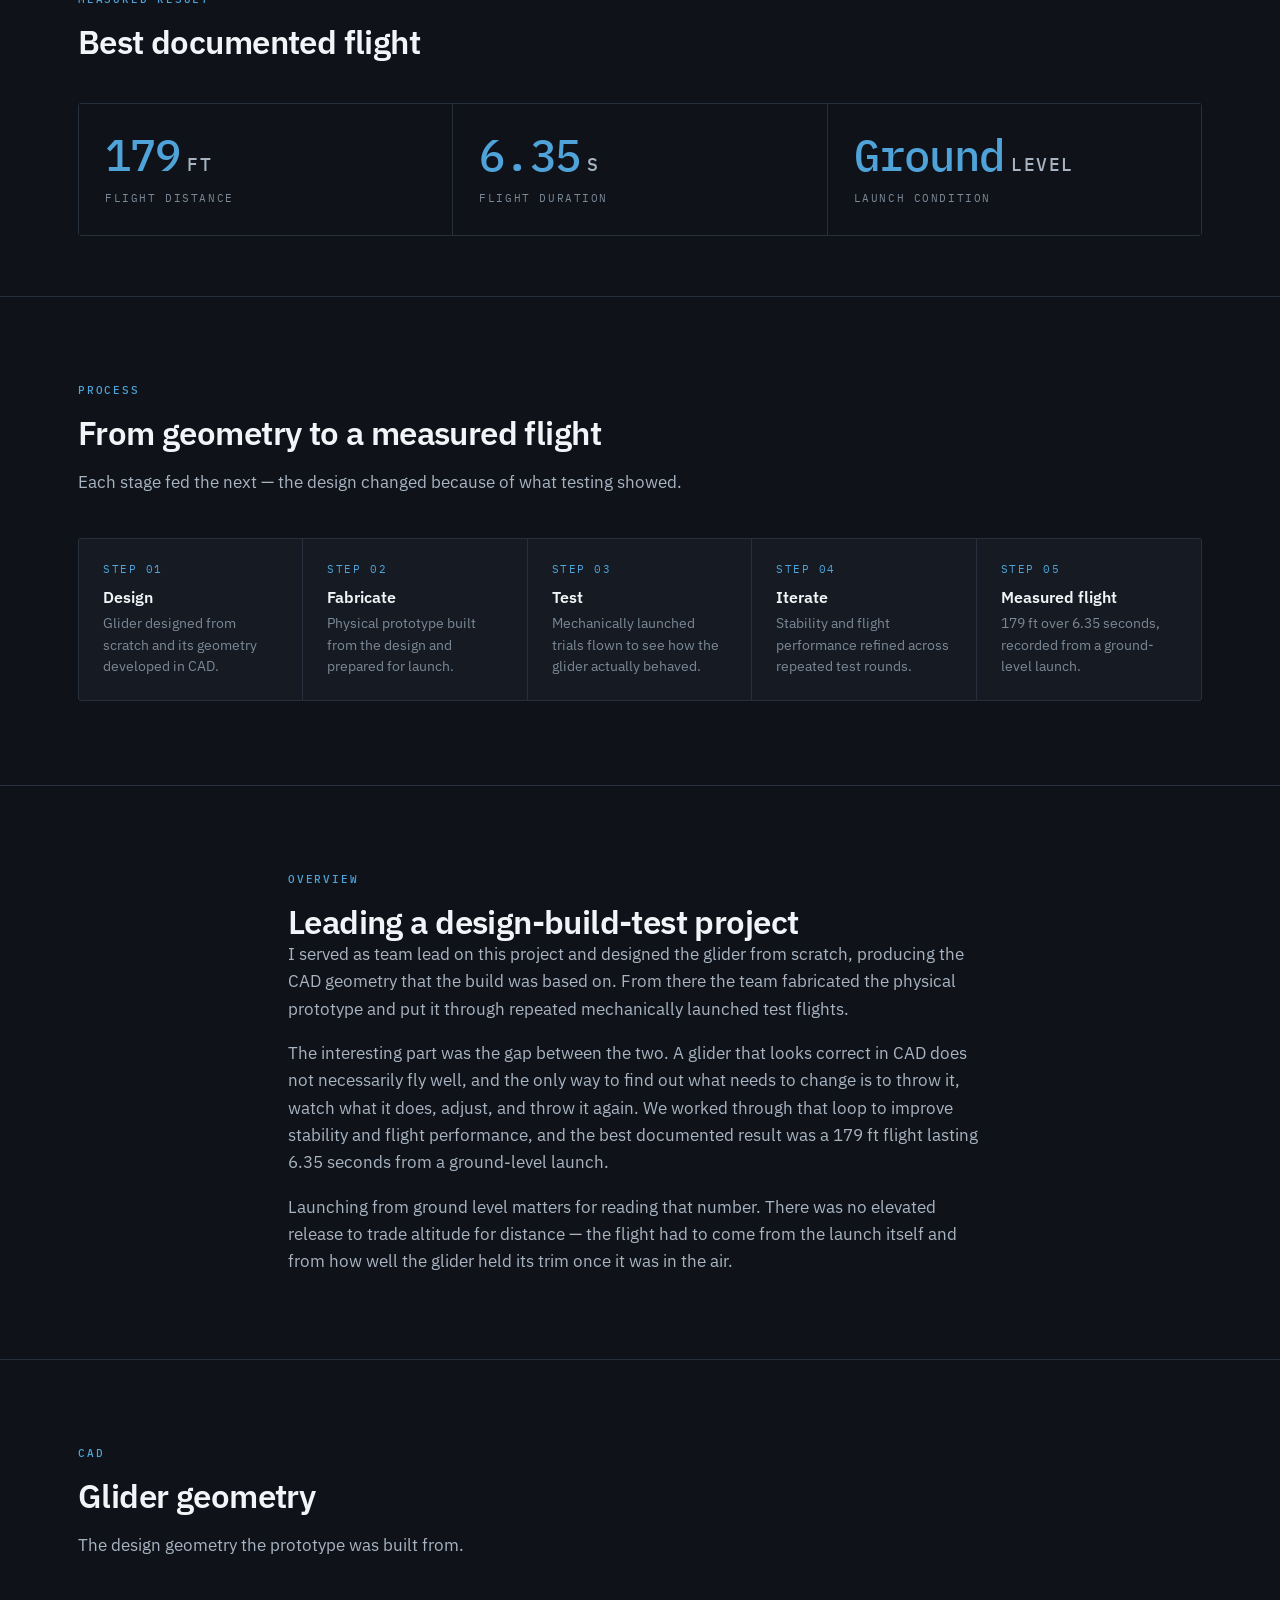
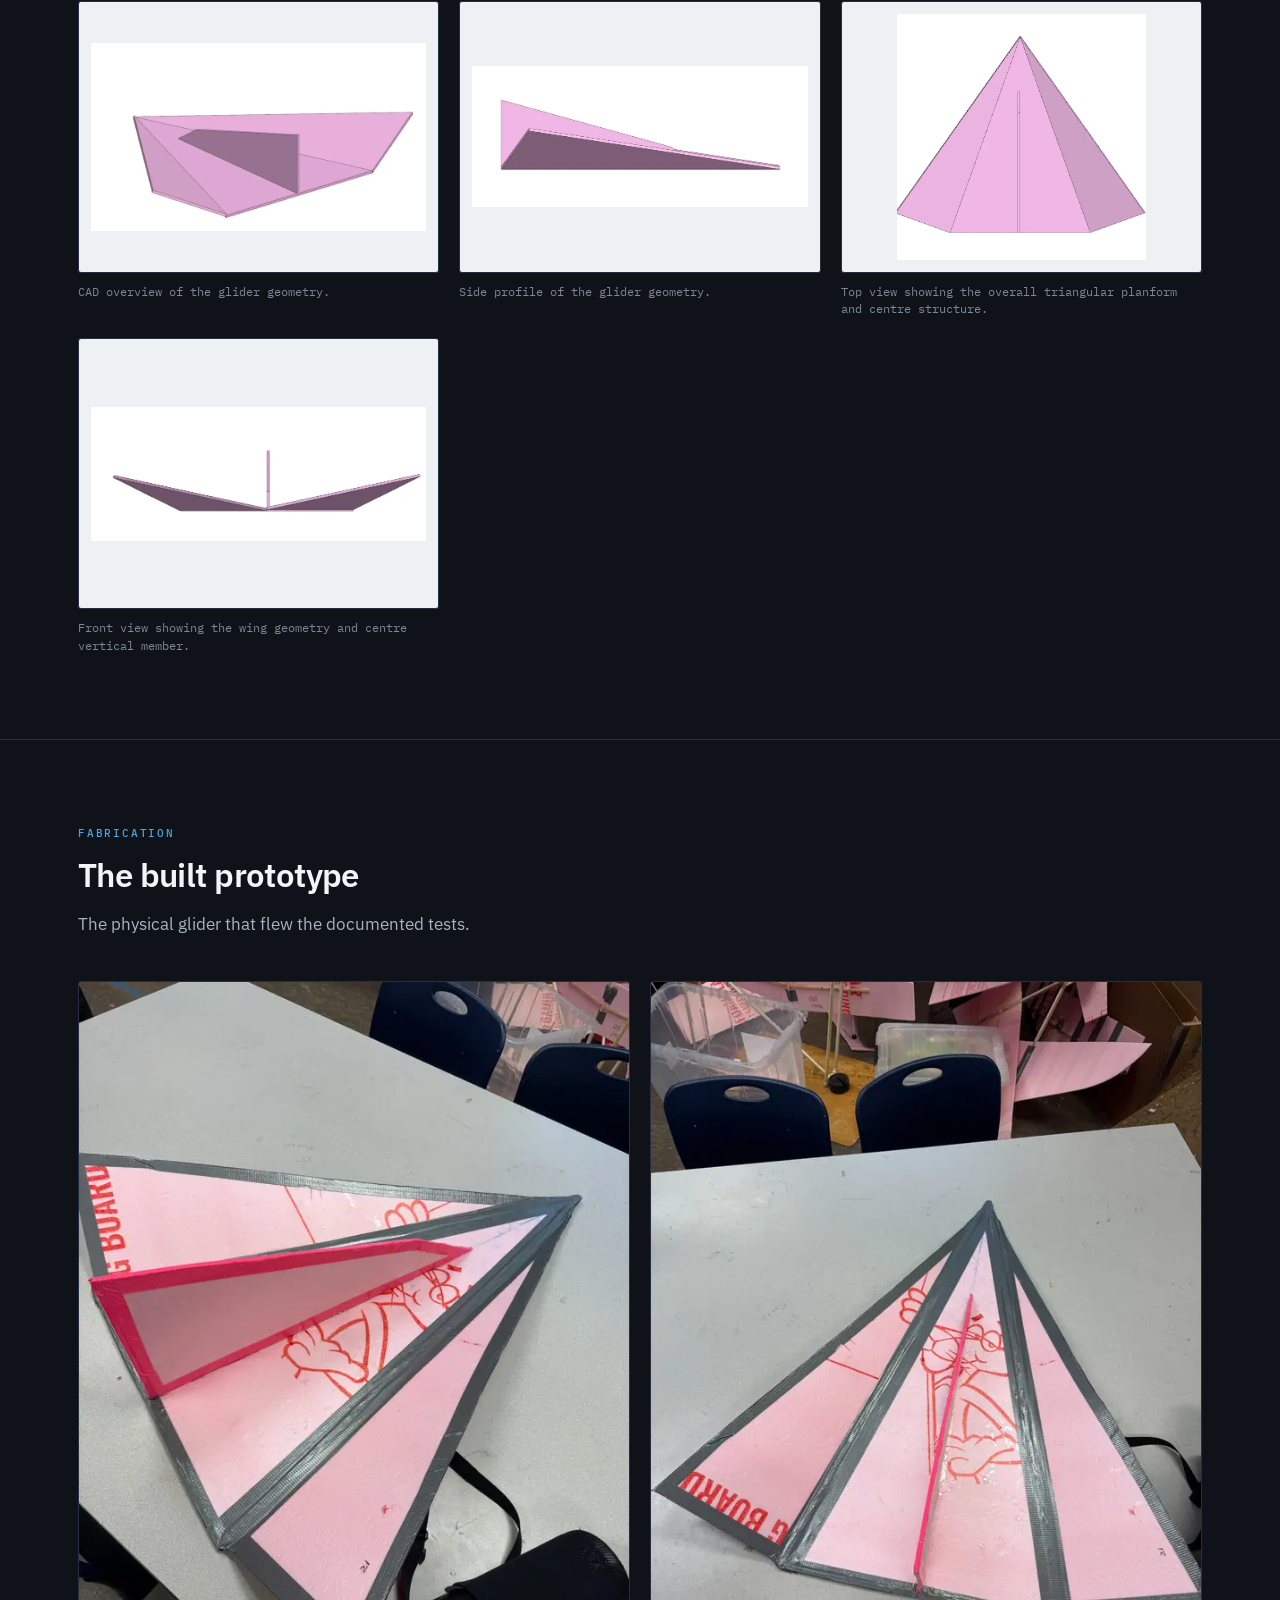
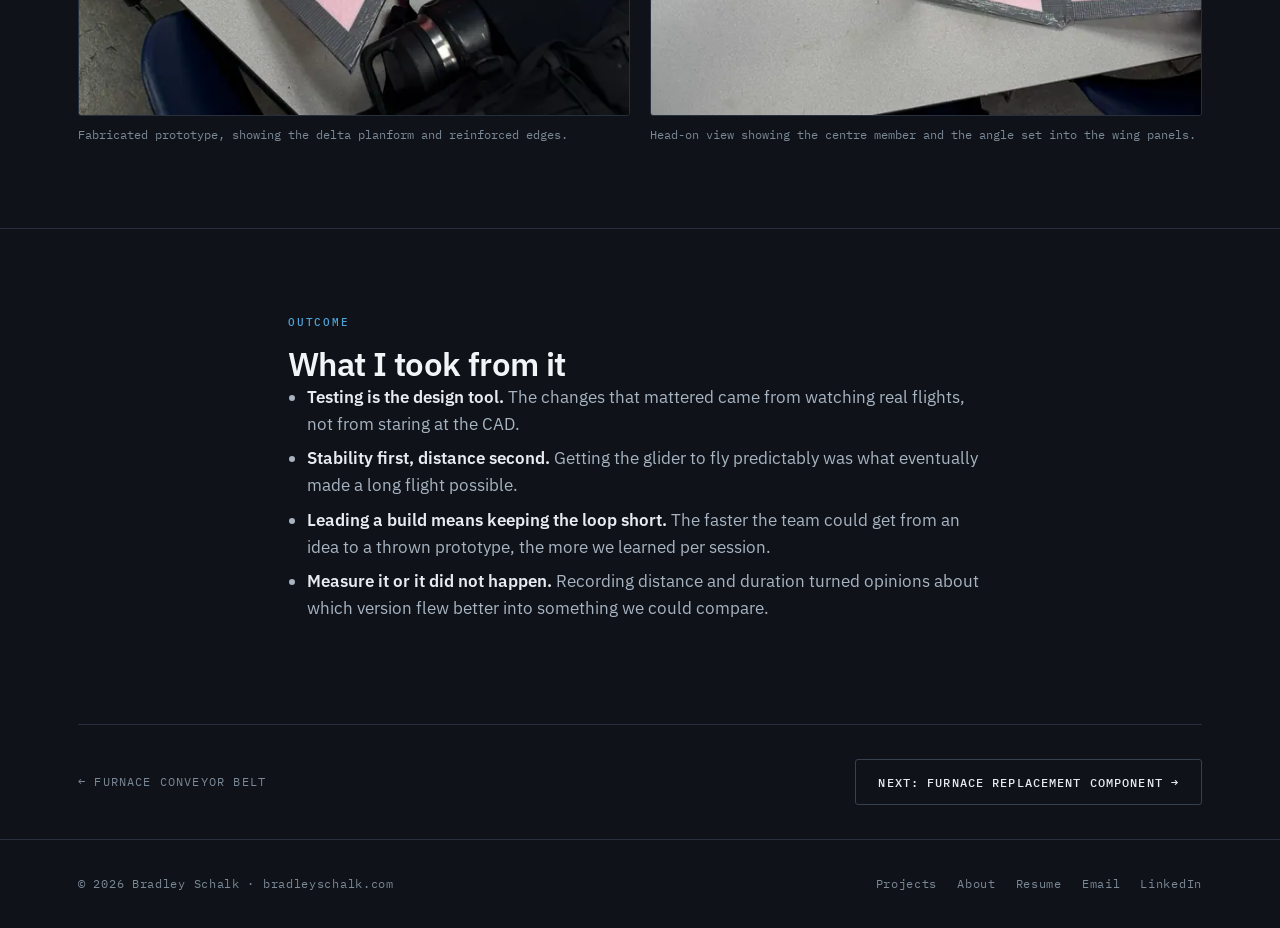
<file: projects/glider.html>
<!DOCTYPE html>
<html lang="en">
<head>
<!-- Google tag (gtag.js) -->
<script async src="https://www.googletagmanager.com/gtag/js?id=G-TMHKS1FG67"></script>
<script>
  window.dataLayer = window.dataLayer || [];
  function gtag(){dataLayer.push(arguments);}
  gtag('js', new Date());

  gtag('config', 'G-TMHKS1FG67');
</script>
<meta charset="utf-8">
<meta name="viewport" content="width=device-width, initial-scale=1">

<title>Mechanically Launched Glider &mdash; Design, Fabrication &amp; Flight Testing | Bradley Schalk</title>
<meta name="description" content="Team-led design, fabrication, and iterative flight testing of a mechanically launched glider, achieving a measured 179 ft flight over 6.35 seconds from a ground-level launch.">

<link rel="canonical" href="https://bradleyschalk.com/projects/glider.html">
<meta property="og:site_name" content="bradleyschalk.com">
<meta property="og:type" content="article">
<meta property="og:title" content="Mechanically Launched Glider — Design, Fabrication & Flight Testing">
<meta property="og:description" content="Designed from scratch, fabricated, and refined through iterative testing to a measured 179 ft flight over 6.35 seconds.">
<meta property="og:image" content="https://bradleyschalk.com/assets/images/glider/prototype-01-full.webp">

<link rel="icon" href="../favicon.svg" type="image/svg+xml">
<link rel="preconnect" href="https://fonts.googleapis.com">
<link rel="preconnect" href="https://fonts.gstatic.com" crossorigin>
<link href="https://fonts.googleapis.com/css2?family=IBM+Plex+Mono:wght@400;500;600&family=IBM+Plex+Sans:wght@400;500;600;700&display=swap" rel="stylesheet">
<link rel="stylesheet" href="../css/styles.css">
</head>

<body>
<a class="skip-link" href="#main">Skip to content</a>

<header class="nav">
  <div class="wrap nav__inner">
    <a class="nav__brand" href="../index.html">
      <span class="nav__mark" aria-hidden="true">BS</span>
      Bradley Schalk
    </a>
    <button class="nav__toggle" type="button" aria-expanded="false" aria-controls="nav-links" aria-label="Toggle navigation">
      <svg class="icon-open" viewBox="0 0 24 24" fill="none" stroke="currentColor" stroke-width="2" aria-hidden="true"><path d="M3 6h18M3 12h18M3 18h18"/></svg>
      <svg class="icon-close" viewBox="0 0 24 24" fill="none" stroke="currentColor" stroke-width="2" aria-hidden="true"><path d="M18 6L6 18M6 6l12 12"/></svg>
    </button>
    <nav class="nav__links" id="nav-links" aria-label="Main">
      <a class="nav__link" href="../index.html">Home</a>
      <a class="nav__link" href="index.html" aria-current="page">Projects</a>
      <a class="nav__link" href="../about.html">About</a>
      <a class="nav__link" href="../resume.html">Resume</a>
      <a class="nav__link" href="../contact.html">Contact</a>
    </nav>
  </div>
</header>

<main id="main">

  <div class="phead">
    <div class="wrap">
      <a class="backlink" href="index.html">&larr; All projects</a>
      <span class="eyebrow">Aerospace &middot; Design-build-test</span>
      <h1>Mechanically Launched Glider &mdash; Design, Fabrication &amp; Flight Testing</h1>
      <p class="lead">
        Led a team through designing a mechanically launched glider from scratch, fabricating the
        physical prototype, and refining its stability and flight performance through
        iterative testing.
      </p>
      <ul class="tags">
        <li class="tag tag--accent">Team lead</li>
        <li class="tag">Aerospace design</li>
        <li class="tag">CAD</li>
        <li class="tag">Fabrication</li>
        <li class="tag">Flight testing</li>
        <li class="tag">Design iteration</li>
      </ul>

      <dl class="specs">
        <div class="specs__row">
          <dt class="specs__key">My role</dt>
          <dd class="specs__val">Team lead &mdash; design, CAD, fabrication, and testing</dd>
        </div>
        <div class="specs__row">
          <dt class="specs__key">Process</dt>
          <dd class="specs__val">Design &rarr; fabricate &rarr; test &rarr; iterate &rarr; measured flight</dd>
        </div>
        <div class="specs__row">
          <dt class="specs__key">Launch</dt>
          <dd class="specs__val">Mechanically launched from ground level</dd>
        </div>
        <div class="specs__row">
          <dt class="specs__key">Best documented flight</dt>
          <dd class="specs__val">179 ft over 6.35 seconds</dd>
        </div>
      </dl>
    </div>
  </div>

  <section class="section section--tight">
    <div class="wrap">
      <figure class="phero phero--natural">
        <img src="../assets/images/glider/prototype-01-full.webp"
             srcset="../assets/images/glider/prototype-01-thumb.webp 820w,
                     ../assets/images/glider/prototype-01-full.webp 1350w"
             sizes="(max-width: 1180px) 94vw, 1124px"
             alt="The fabricated glider prototype resting on a table, showing its triangular delta planform with reinforced taped edges and a raised centre member."
             width="1350" height="1800" fetchpriority="high" decoding="async">
        <figcaption>The fabricated glider prototype used for flight testing.</figcaption>
      </figure>
    </div>
  </section>

  <!-- ========================= MEASURED RESULT ========================= -->
  <section class="section section--tight">
    <div class="wrap">
      <div class="section__head">
        <span class="eyebrow">Measured result</span>
        <h2>Best documented flight</h2>
      </div>

      <div class="metrics">
        <div class="metric">
          <span class="metric__value">179<span class="metric__unit">ft</span></span>
          <span class="metric__label">Flight distance</span>
        </div>
        <div class="metric">
          <span class="metric__value">6.35<span class="metric__unit">s</span></span>
          <span class="metric__label">Flight duration</span>
        </div>
        <div class="metric">
          <span class="metric__value">Ground<span class="metric__unit">level</span></span>
          <span class="metric__label">Launch condition</span>
        </div>
      </div>
    </div>
  </section>

  <!-- ============================== PROCESS ============================ -->
  <section class="section">
    <div class="wrap">
      <div class="section__head">
        <span class="eyebrow">Process</span>
        <h2>From geometry to a measured flight</h2>
        <p>Each stage fed the next &mdash; the design changed because of what testing showed.</p>
      </div>

      <div class="rail">
        <div class="rail__step">
          <span class="rail__num">Step 01</span>
          <h4>Design</h4>
          <p>Glider designed from scratch and its geometry developed in CAD.</p>
        </div>
        <div class="rail__step">
          <span class="rail__num">Step 02</span>
          <h4>Fabricate</h4>
          <p>Physical prototype built from the design and prepared for launch.</p>
        </div>
        <div class="rail__step">
          <span class="rail__num">Step 03</span>
          <h4>Test</h4>
          <p>Mechanically launched trials flown to see how the glider actually behaved.</p>
        </div>
        <div class="rail__step">
          <span class="rail__num">Step 04</span>
          <h4>Iterate</h4>
          <p>Stability and flight performance refined across repeated test rounds.</p>
        </div>
        <div class="rail__step">
          <span class="rail__num">Step 05</span>
          <h4>Measured flight</h4>
          <p>179 ft over 6.35 seconds, recorded from a ground-level launch.</p>
        </div>
      </div>
    </div>
  </section>

  <section class="section">
    <div class="wrap prose">
      <span class="eyebrow">Overview</span>
      <h2>Leading a design-build-test project</h2>
      <p>
        I served as team lead on this project and designed the glider from scratch,
        producing the CAD geometry that the build was based on. From there the team
        fabricated the physical prototype and put it through repeated mechanically launched test
        flights.
      </p>
      <p>
        The interesting part was the gap between the two. A glider that looks correct in
        CAD does not necessarily fly well, and the only way to find out what needs to
        change is to throw it, watch what it does, adjust, and throw it again. We worked
        through that loop to improve stability and flight performance, and the best
        documented result was a 179 ft flight lasting 6.35 seconds from a ground-level
        launch.
      </p>
      <p>
        Launching from ground level matters for reading that number. There was no elevated
        release to trade altitude for distance &mdash; the flight had to come from the
        launch itself and from how well the glider held its trim once it was in the air.
      </p>
    </div>
  </section>

  <!-- ============================== CAD =============================== -->
  <section class="section">
    <div class="wrap">
      <div class="section__head">
        <span class="eyebrow">CAD</span>
        <h2>Glider geometry</h2>
        <p>The design geometry the prototype was built from.</p>
      </div>

      <div class="gallery gallery--wide" data-gallery>
        <figure class="shot shot--cad">
          <button class="shot__btn" type="button" data-lightbox data-cad
                  data-full="../assets/images/glider/cad-isometric-full.webp">
            <img src="../assets/images/glider/cad-isometric-thumb.webp"
                 alt="Isometric CAD view of the glider showing the swept delta wing surfaces and the raised centre structure."
                 loading="lazy" decoding="async">
          </button>
          <figcaption>CAD overview of the glider geometry.</figcaption>
        </figure>

        <figure class="shot shot--cad">
          <button class="shot__btn" type="button" data-lightbox data-cad
                  data-full="../assets/images/glider/cad-side-full.webp">
            <img src="../assets/images/glider/cad-side-thumb.webp"
                 alt="Side CAD view of the glider showing its low, tapering profile from nose to trailing edge."
                 loading="lazy" decoding="async">
          </button>
          <figcaption>Side profile of the glider geometry.</figcaption>
        </figure>

        <figure class="shot shot--cad">
          <button class="shot__btn" type="button" data-lightbox data-cad
                  data-full="../assets/images/glider/cad-top-full.webp">
            <img src="../assets/images/glider/cad-top-thumb.webp"
                 alt="Top CAD view of the glider showing the symmetrical triangular planform and the centreline structure."
                 loading="lazy" decoding="async">
          </button>
          <figcaption>Top view showing the overall triangular planform and centre structure.</figcaption>
        </figure>

        <figure class="shot shot--cad">
          <button class="shot__btn" type="button" data-lightbox data-cad
                  data-full="../assets/images/glider/cad-front-full.webp">
            <img src="../assets/images/glider/cad-front-thumb.webp"
                 alt="Front CAD view of the glider showing the dihedral of the wing panels and the central vertical member."
                 loading="lazy" decoding="async">
          </button>
          <figcaption>Front view showing the wing geometry and centre vertical member.</figcaption>
        </figure>
      </div>
    </div>
  </section>

  <!-- ============================ PROTOTYPE =========================== -->
  <section class="section">
    <div class="wrap">
      <div class="section__head">
        <span class="eyebrow">Fabrication</span>
        <h2>The built prototype</h2>
        <p>The physical glider that flew the documented tests.</p>
      </div>

      <div class="gallery gallery--wide" data-gallery>
        <figure class="shot shot--tall">
          <button class="shot__btn" type="button" data-lightbox
                  data-full="../assets/images/glider/prototype-01-full.webp">
            <img src="../assets/images/glider/prototype-01-thumb.webp"
                 alt="The glider prototype seen from above at an angle, showing the delta wing panels and reinforced edges."
                 loading="lazy" decoding="async">
          </button>
          <figcaption>Fabricated prototype, showing the delta planform and reinforced edges.</figcaption>
        </figure>

        <figure class="shot shot--tall">
          <button class="shot__btn" type="button" data-lightbox
                  data-full="../assets/images/glider/prototype-02-full.webp">
            <img src="../assets/images/glider/prototype-02-thumb.webp"
                 alt="Head-on view of the glider prototype showing the raised centre member and the dihedral of the wing panels."
                 loading="lazy" decoding="async">
          </button>
          <figcaption>Head-on view showing the centre member and the angle set into the wing panels.</figcaption>
        </figure>
      </div>
    </div>
  </section>

  <section class="section">
    <div class="wrap prose">
      <span class="eyebrow">Outcome</span>
      <h2>What I took from it</h2>
      <ul>
        <li>
          <strong>Testing is the design tool.</strong> The changes that mattered came from
          watching real flights, not from staring at the CAD.
        </li>
        <li>
          <strong>Stability first, distance second.</strong> Getting the glider to fly
          predictably was what eventually made a long flight possible.
        </li>
        <li>
          <strong>Leading a build means keeping the loop short.</strong> The faster the team
          could get from an idea to a thrown prototype, the more we learned per session.
        </li>
        <li>
          <strong>Measure it or it did not happen.</strong> Recording distance and duration
          turned opinions about which version flew better into something we could compare.
        </li>
      </ul>
    </div>
  </section>

  <div class="wrap">
    <nav class="pagenav" aria-label="Project navigation">
      <a class="backlink" style="margin:0" href="conveyor.html">&larr; Furnace conveyor belt</a>
      <a class="btn" href="furnace-part.html">Next: Furnace replacement component &rarr;</a>
    </nav>
  </div>

</main>

<footer class="footer">
  <div class="wrap footer__inner">
    <span>&copy; <span id="year">2026</span> Bradley Schalk &middot; bradleyschalk.com</span>
    <nav class="footer__links" aria-label="Footer">
      <a href="index.html">Projects</a>
      <a href="../about.html">About</a>
      <a href="../resume.html">Resume</a>
      <a href="mailto:bradschalk06@gmail.com">Email</a>
      <a href="https://www.linkedin.com/in/bradley-schalk" target="_blank" rel="noopener">LinkedIn</a>
    </nav>
  </div>
</footer>

<div class="lightbox" id="lightbox" role="dialog" aria-modal="true" aria-label="Image viewer" aria-hidden="true">
  <div class="lightbox__bar">
    <span class="lightbox__count"></span>
    <button class="lb-btn lightbox__close" type="button" aria-label="Close image viewer">
      <svg viewBox="0 0 24 24" fill="none" stroke="currentColor" stroke-width="2" aria-hidden="true"><path d="M18 6L6 18M6 6l12 12"/></svg>
    </button>
  </div>
  <div class="lightbox__stage">
    <button class="lb-btn lightbox__prev" type="button" aria-label="Previous image">
      <svg viewBox="0 0 24 24" fill="none" stroke="currentColor" stroke-width="2" aria-hidden="true"><path d="M15 18l-6-6 6-6"/></svg>
    </button>
    <img alt="">
    <button class="lb-btn lightbox__next" type="button" aria-label="Next image">
      <svg viewBox="0 0 24 24" fill="none" stroke="currentColor" stroke-width="2" aria-hidden="true"><path d="M9 18l6-6-6-6"/></svg>
    </button>
  </div>
  <p class="lightbox__caption"></p>
</div>

<script src="../js/script.js"></script>
<script>document.getElementById("year").textContent = new Date().getFullYear();</script>
</body>
</html>
</file>
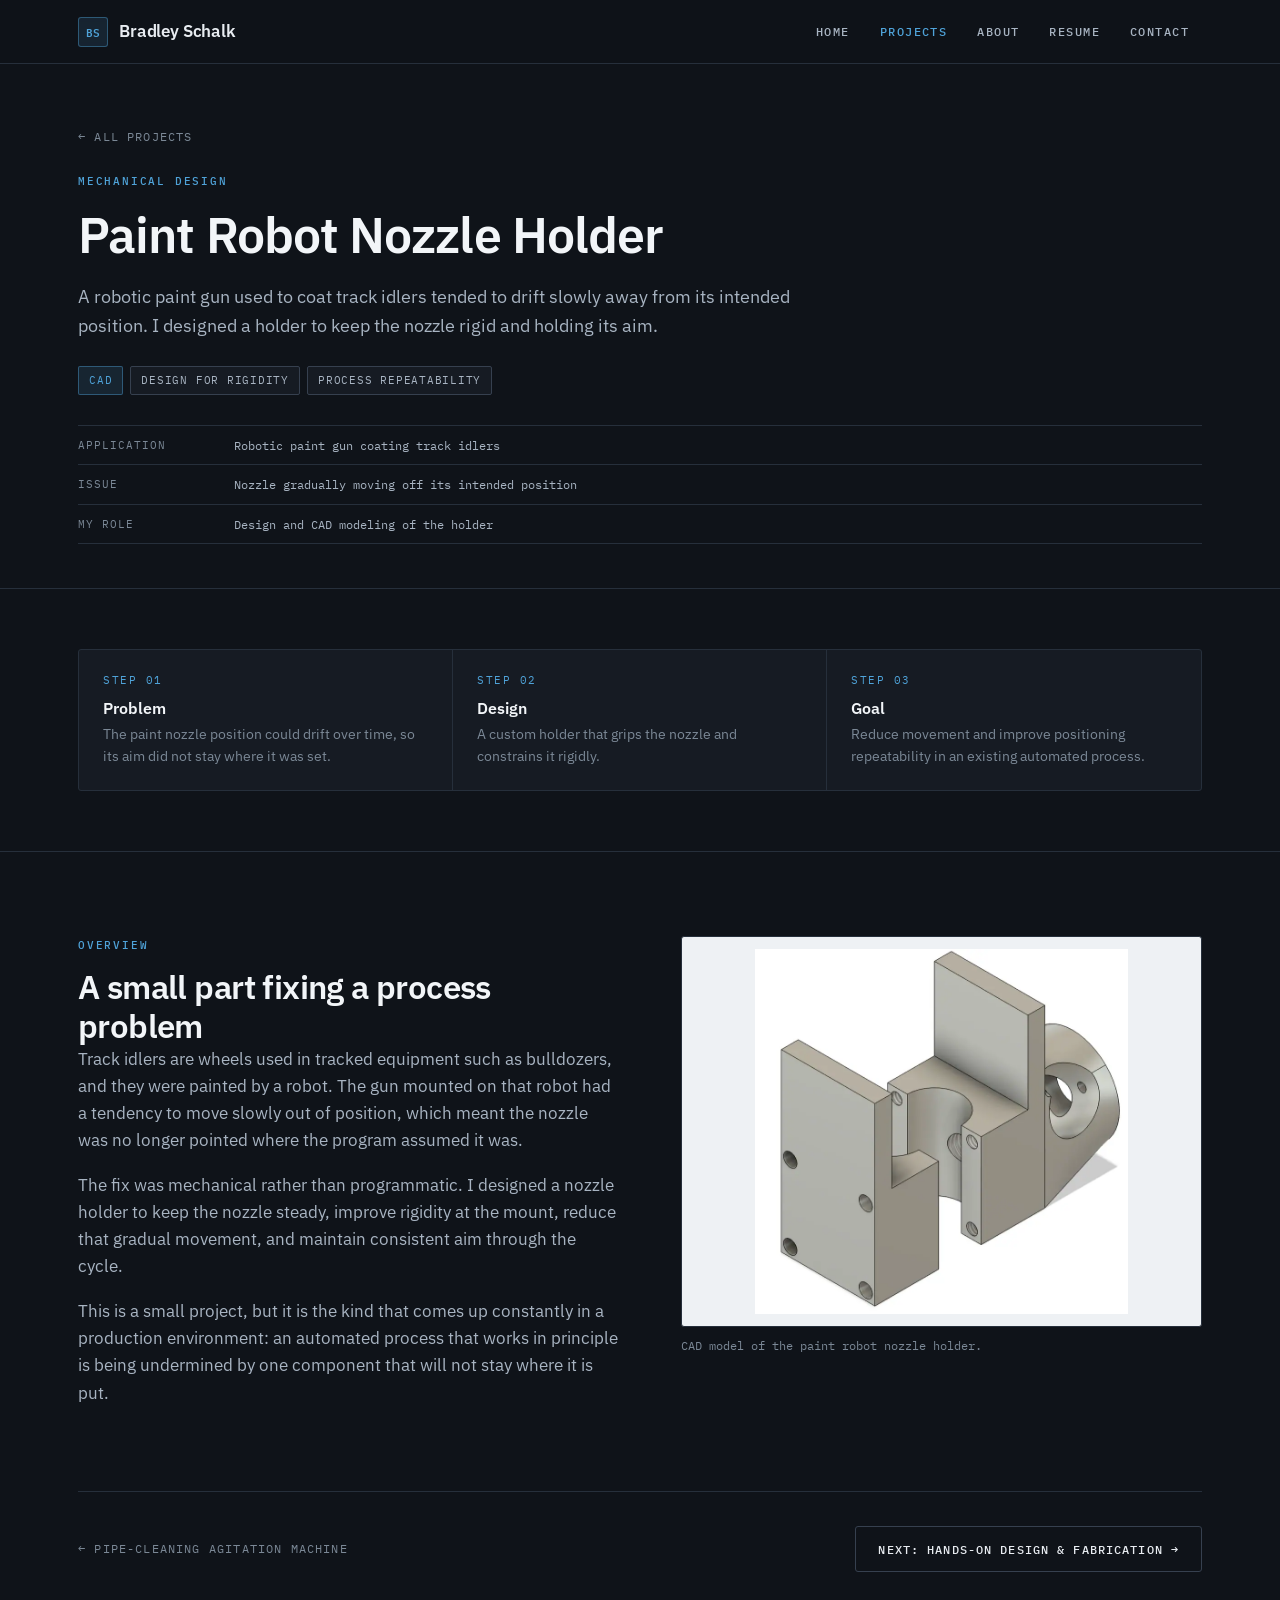
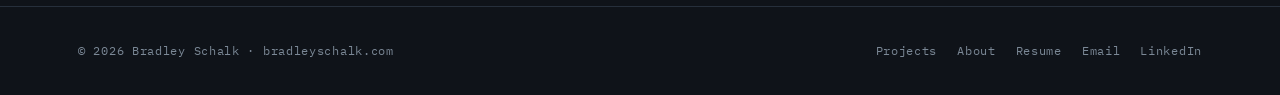
<file: projects/paint-holder.html>
<!DOCTYPE html>
<html lang="en">
<head>
<!-- Google tag (gtag.js) -->
<script async src="https://www.googletagmanager.com/gtag/js?id=G-TMHKS1FG67"></script>
<script>
  window.dataLayer = window.dataLayer || [];
  function gtag(){dataLayer.push(arguments);}
  gtag('js', new Date());

  gtag('config', 'G-TMHKS1FG67');
</script>
<meta charset="utf-8">
<meta name="viewport" content="width=device-width, initial-scale=1">

<title>Paint Robot Nozzle Holder | Bradley Schalk</title>
<meta name="description" content="Mechanical design of a rigid nozzle holder for a robotic paint gun used on track idlers, addressing gradual drift of the nozzle away from its intended position.">

<link rel="canonical" href="https://bradleyschalk.com/projects/paint-holder.html">
<meta property="og:site_name" content="bradleyschalk.com">
<meta property="og:type" content="article">
<meta property="og:title" content="Paint Robot Nozzle Holder">
<meta property="og:description" content="A rigid holder designed to keep a robotic paint nozzle steady and holding its aim.">
<meta property="og:image" content="https://bradleyschalk.com/assets/images/og-image.jpg">

<link rel="icon" href="../favicon.svg" type="image/svg+xml">
<link rel="preconnect" href="https://fonts.googleapis.com">
<link rel="preconnect" href="https://fonts.gstatic.com" crossorigin>
<link href="https://fonts.googleapis.com/css2?family=IBM+Plex+Mono:wght@400;500;600&family=IBM+Plex+Sans:wght@400;500;600;700&display=swap" rel="stylesheet">
<link rel="stylesheet" href="../css/styles.css">
</head>

<body>
<a class="skip-link" href="#main">Skip to content</a>

<header class="nav">
  <div class="wrap nav__inner">
    <a class="nav__brand" href="../index.html">
      <span class="nav__mark" aria-hidden="true">BS</span>
      Bradley Schalk
    </a>
    <button class="nav__toggle" type="button" aria-expanded="false" aria-controls="nav-links" aria-label="Toggle navigation">
      <svg class="icon-open" viewBox="0 0 24 24" fill="none" stroke="currentColor" stroke-width="2" aria-hidden="true"><path d="M3 6h18M3 12h18M3 18h18"/></svg>
      <svg class="icon-close" viewBox="0 0 24 24" fill="none" stroke="currentColor" stroke-width="2" aria-hidden="true"><path d="M18 6L6 18M6 6l12 12"/></svg>
    </button>
    <nav class="nav__links" id="nav-links" aria-label="Main">
      <a class="nav__link" href="../index.html">Home</a>
      <a class="nav__link" href="index.html" aria-current="page">Projects</a>
      <a class="nav__link" href="../about.html">About</a>
      <a class="nav__link" href="../resume.html">Resume</a>
      <a class="nav__link" href="../contact.html">Contact</a>
    </nav>
  </div>
</header>

<main id="main">

  <div class="phead">
    <div class="wrap">
      <a class="backlink" href="index.html">&larr; All projects</a>
      <span class="eyebrow">Mechanical design</span>
      <h1>Paint Robot Nozzle Holder</h1>
      <p class="lead">
        A robotic paint gun used to coat track idlers tended to drift slowly away from its
        intended position. I designed a holder to keep the nozzle rigid and holding its
        aim.
      </p>
      <ul class="tags">
        <li class="tag tag--accent">CAD</li>
        <li class="tag">Design for rigidity</li>
        <li class="tag">Process repeatability</li>
      </ul>

      <dl class="specs">
        <div class="specs__row">
          <dt class="specs__key">Application</dt>
          <dd class="specs__val">Robotic paint gun coating track idlers</dd>
        </div>
        <div class="specs__row">
          <dt class="specs__key">Issue</dt>
          <dd class="specs__val">Nozzle gradually moving off its intended position</dd>
        </div>
        <div class="specs__row">
          <dt class="specs__key">My role</dt>
          <dd class="specs__val">Design and CAD modeling of the holder</dd>
        </div>
      </dl>
    </div>
  </div>

  <!-- ============================== PROCESS ============================= -->
  <section class="section section--tight">
    <div class="wrap">
      <div class="rail">
        <div class="rail__step">
          <span class="rail__num">Step 01</span>
          <h4>Problem</h4>
          <p>The paint nozzle position could drift over time, so its aim did not stay where it was set.</p>
        </div>
        <div class="rail__step">
          <span class="rail__num">Step 02</span>
          <h4>Design</h4>
          <p>A custom holder that grips the nozzle and constrains it rigidly.</p>
        </div>
        <div class="rail__step">
          <span class="rail__num">Step 03</span>
          <h4>Goal</h4>
          <p>Reduce movement and improve positioning repeatability in an existing automated process.</p>
        </div>
      </div>
    </div>
  </section>

  <section class="section">
    <div class="wrap">
      <div class="hero__grid">
        <div class="prose">
          <span class="eyebrow">Overview</span>
          <h2>A small part fixing a process problem</h2>
          <p>
            Track idlers are wheels used in tracked equipment such as bulldozers, and they
            were painted by a robot. The gun mounted on that robot had a tendency to move
            slowly out of position, which meant the nozzle was no longer pointed where the
            program assumed it was.
          </p>
          <p>
            The fix was mechanical rather than programmatic. I designed a nozzle holder to
            keep the nozzle steady, improve rigidity at the mount, reduce that gradual
            movement, and maintain consistent aim through the cycle.
          </p>
          <p>
            This is a small project, but it is the kind that comes up constantly in a
            production environment: an automated process that works in principle is being
            undermined by one component that will not stay where it is put.
          </p>
        </div>

        <div class="gallery" data-gallery>
          <figure class="shot shot--cad">
            <button class="shot__btn" type="button" data-lightbox data-cad
                    data-full="../assets/images/paint-holder/nozzle-holder-cad-full.webp">
              <img src="../assets/images/paint-holder/nozzle-holder-cad-thumb.webp"
                   alt="CAD model of the paint robot nozzle holder, showing the clamping body and mounting features."
                   loading="lazy" decoding="async">
            </button>
            <figcaption>CAD model of the paint robot nozzle holder.</figcaption>
          </figure>
        </div>
      </div>
    </div>
  </section>

  <div class="wrap">
    <nav class="pagenav" aria-label="Project navigation">
      <a class="backlink" style="margin:0" href="cleaning-machine.html">&larr; Pipe-cleaning agitation machine</a>
      <a class="btn" href="design-fabrication.html">Next: Hands-on design &amp; fabrication &rarr;</a>
    </nav>
  </div>

</main>

<footer class="footer">
  <div class="wrap footer__inner">
    <span>&copy; <span id="year">2026</span> Bradley Schalk &middot; bradleyschalk.com</span>
    <nav class="footer__links" aria-label="Footer">
      <a href="index.html">Projects</a>
      <a href="../about.html">About</a>
      <a href="../resume.html">Resume</a>
      <a href="mailto:bradschalk06@gmail.com">Email</a>
      <a href="https://www.linkedin.com/in/bradley-schalk" target="_blank" rel="noopener">LinkedIn</a>
    </nav>
  </div>
</footer>

<div class="lightbox" id="lightbox" role="dialog" aria-modal="true" aria-label="Image viewer" aria-hidden="true">
  <div class="lightbox__bar">
    <span class="lightbox__count"></span>
    <button class="lb-btn lightbox__close" type="button" aria-label="Close image viewer">
      <svg viewBox="0 0 24 24" fill="none" stroke="currentColor" stroke-width="2" aria-hidden="true"><path d="M18 6L6 18M6 6l12 12"/></svg>
    </button>
  </div>
  <div class="lightbox__stage">
    <button class="lb-btn lightbox__prev" type="button" aria-label="Previous image">
      <svg viewBox="0 0 24 24" fill="none" stroke="currentColor" stroke-width="2" aria-hidden="true"><path d="M15 18l-6-6 6-6"/></svg>
    </button>
    <img alt="">
    <button class="lb-btn lightbox__next" type="button" aria-label="Next image">
      <svg viewBox="0 0 24 24" fill="none" stroke="currentColor" stroke-width="2" aria-hidden="true"><path d="M9 18l6-6-6-6"/></svg>
    </button>
  </div>
  <p class="lightbox__caption"></p>
</div>

<script src="../js/script.js"></script>
<script>document.getElementById("year").textContent = new Date().getFullYear();</script>
</body>
</html>
</file>
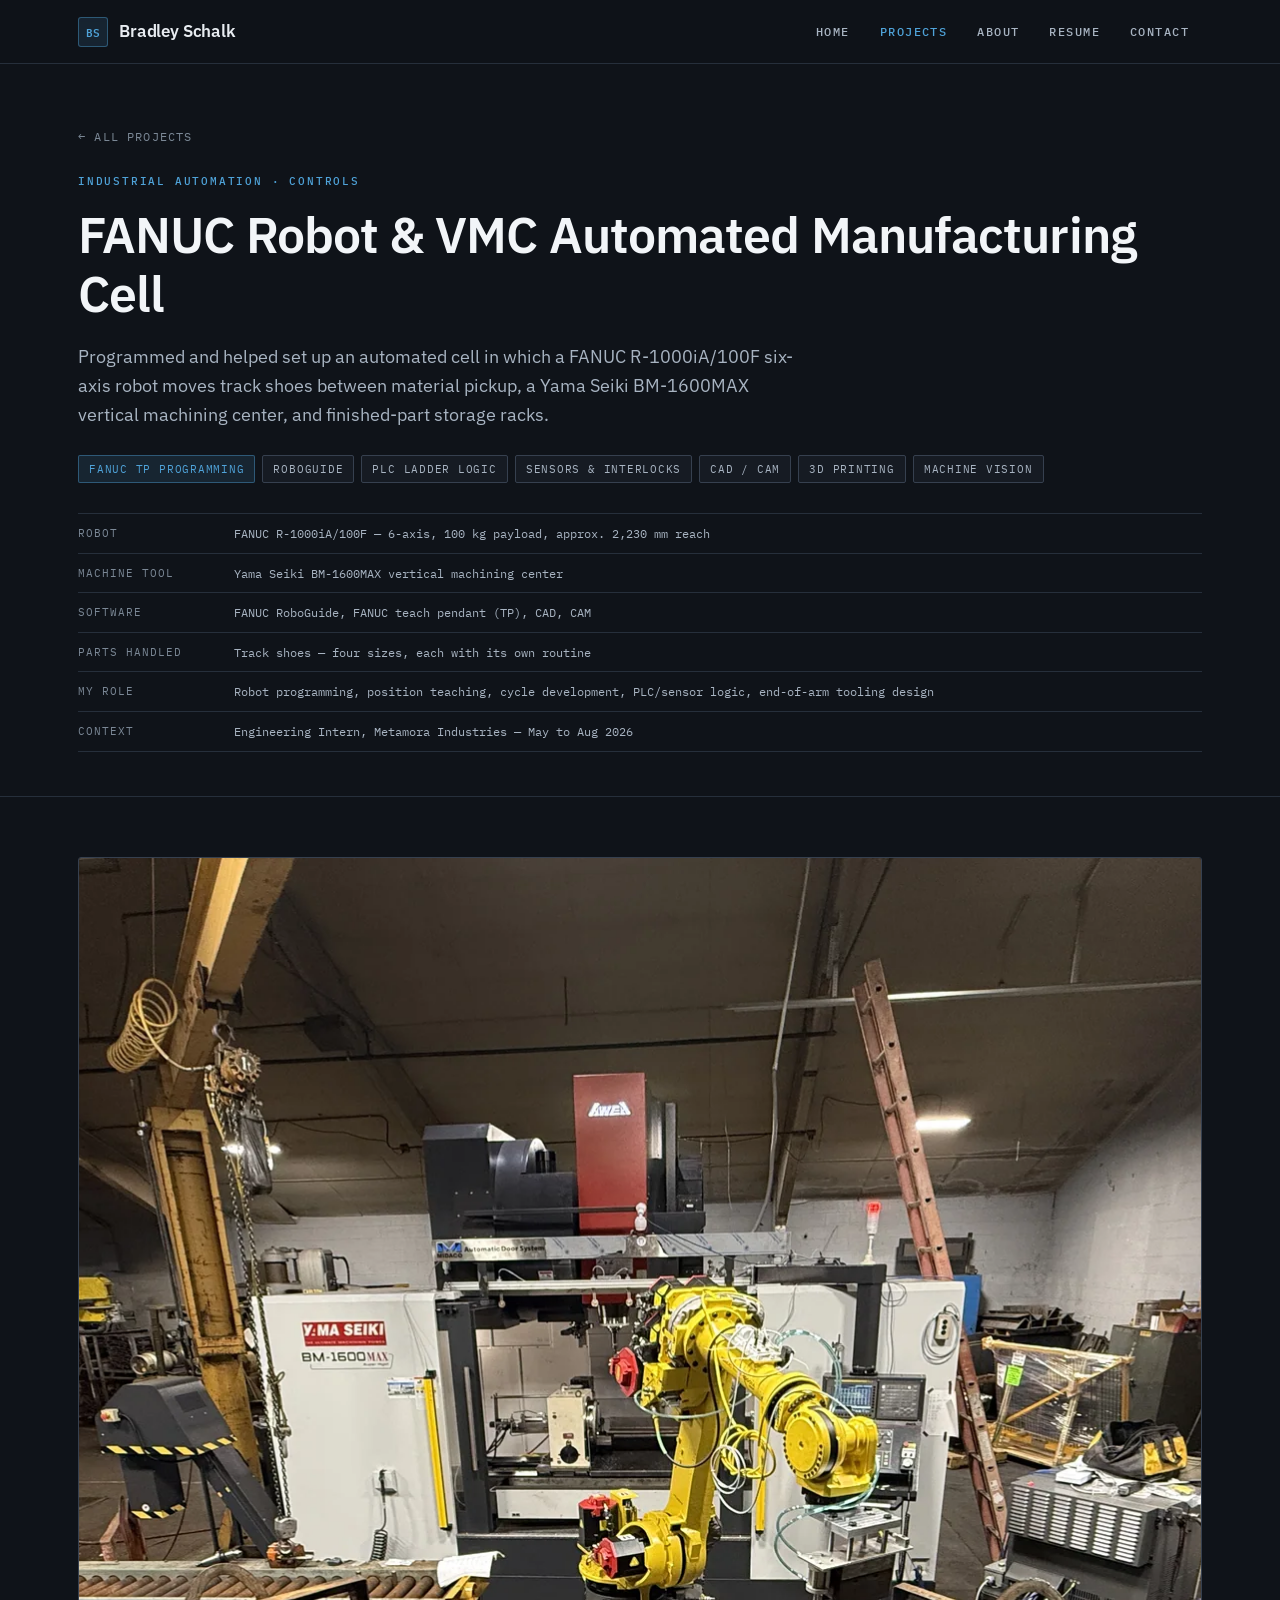
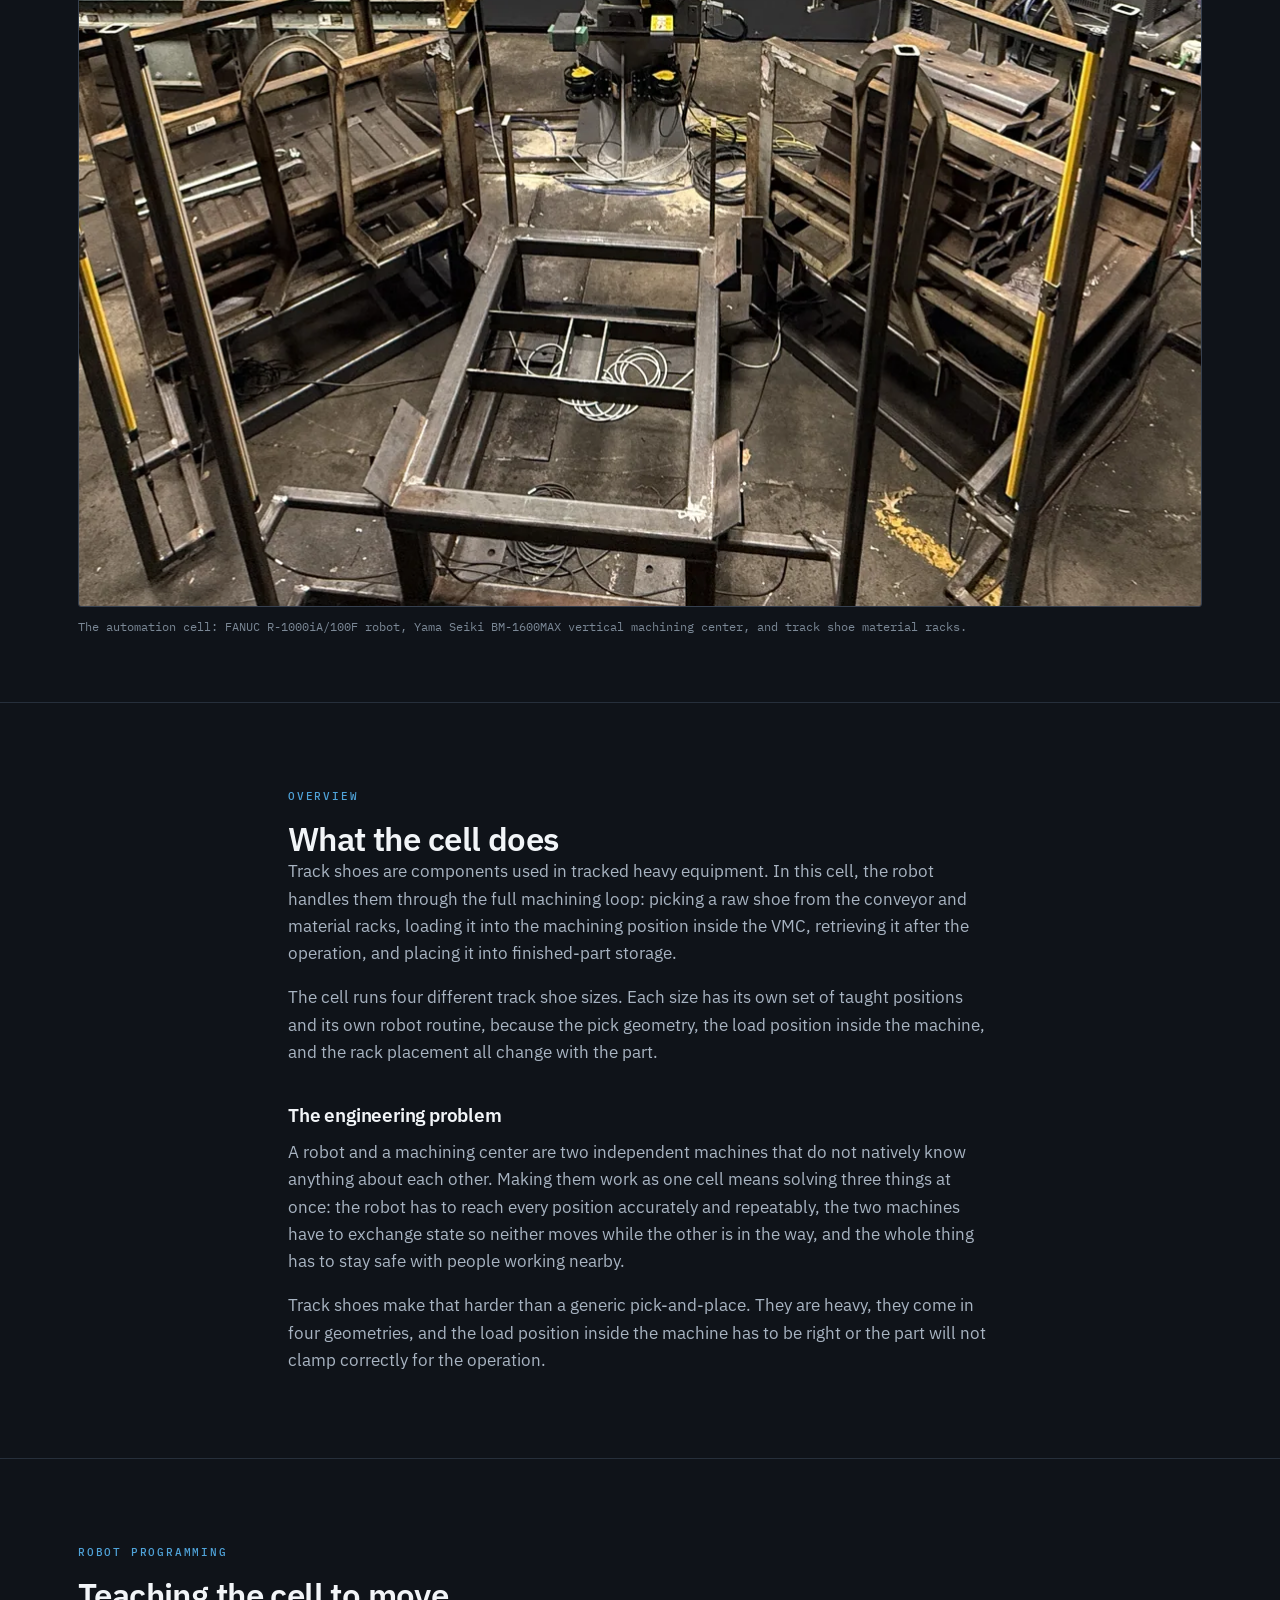
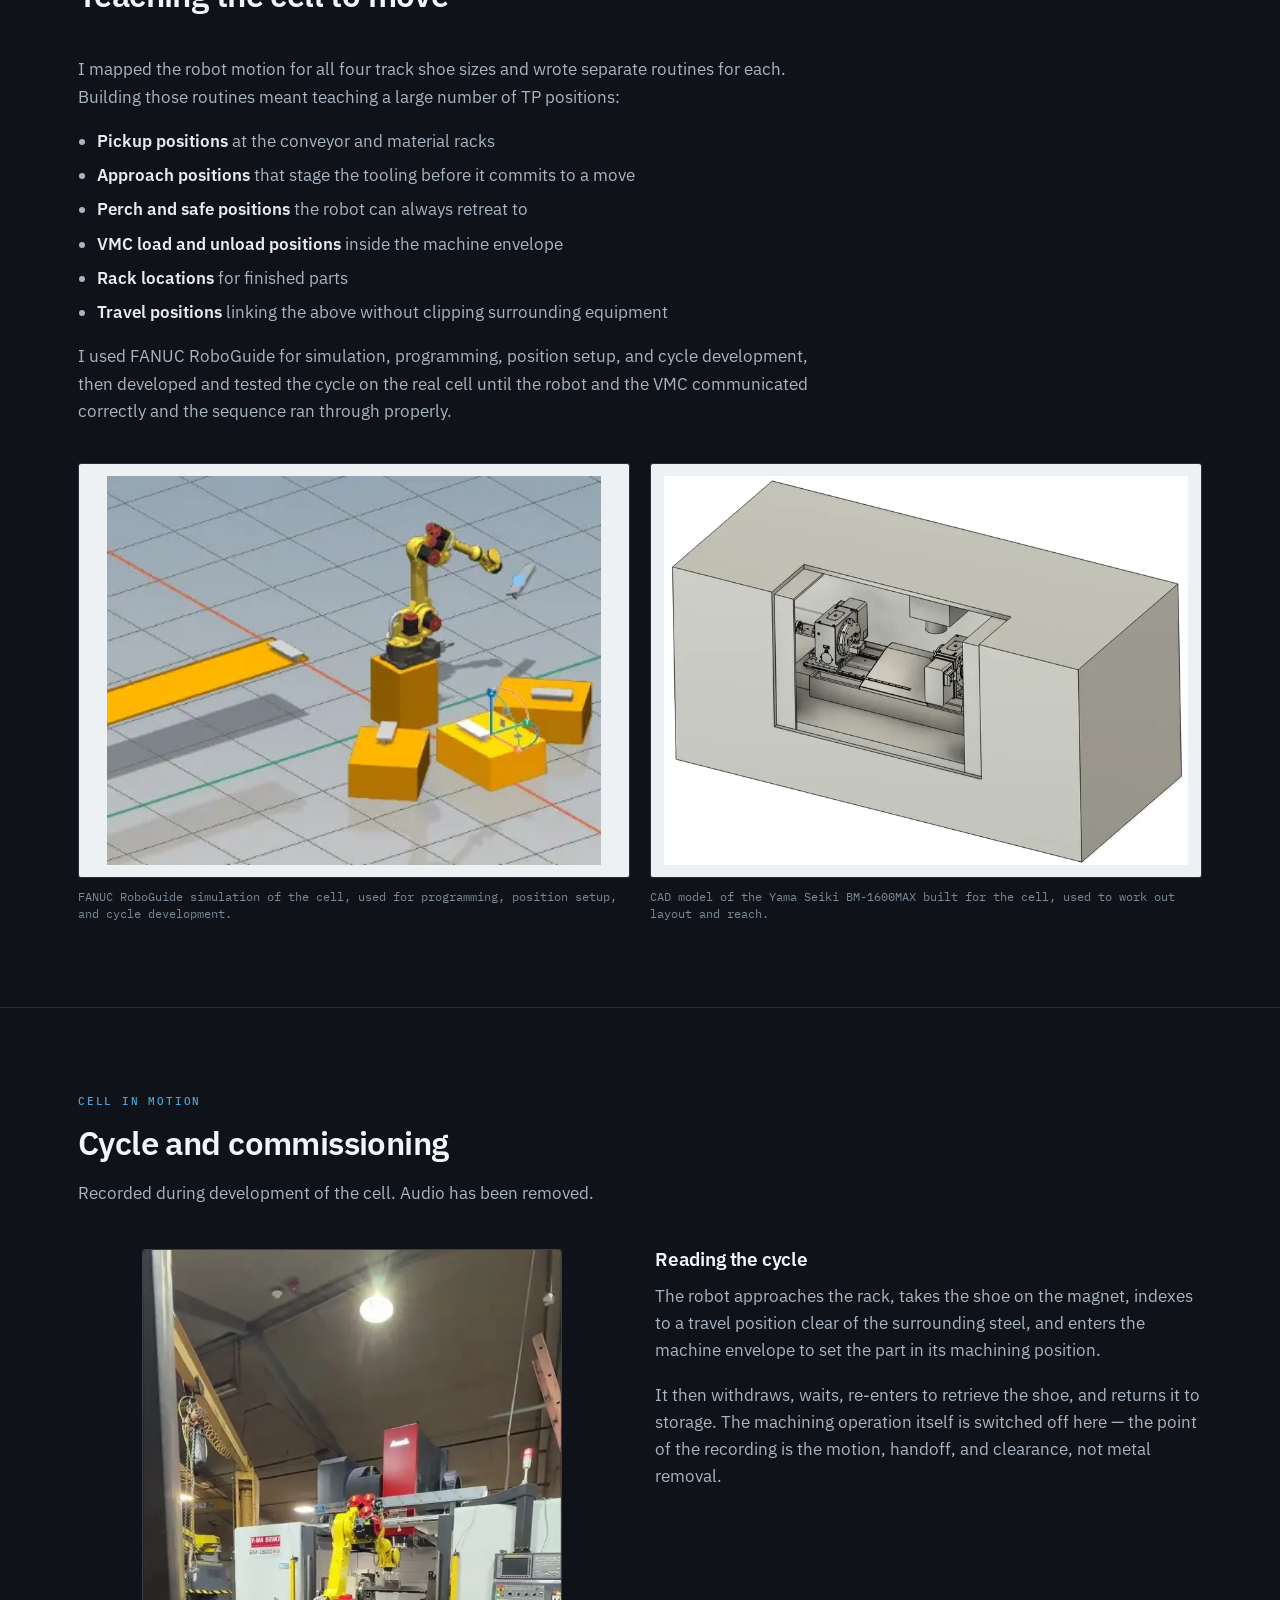
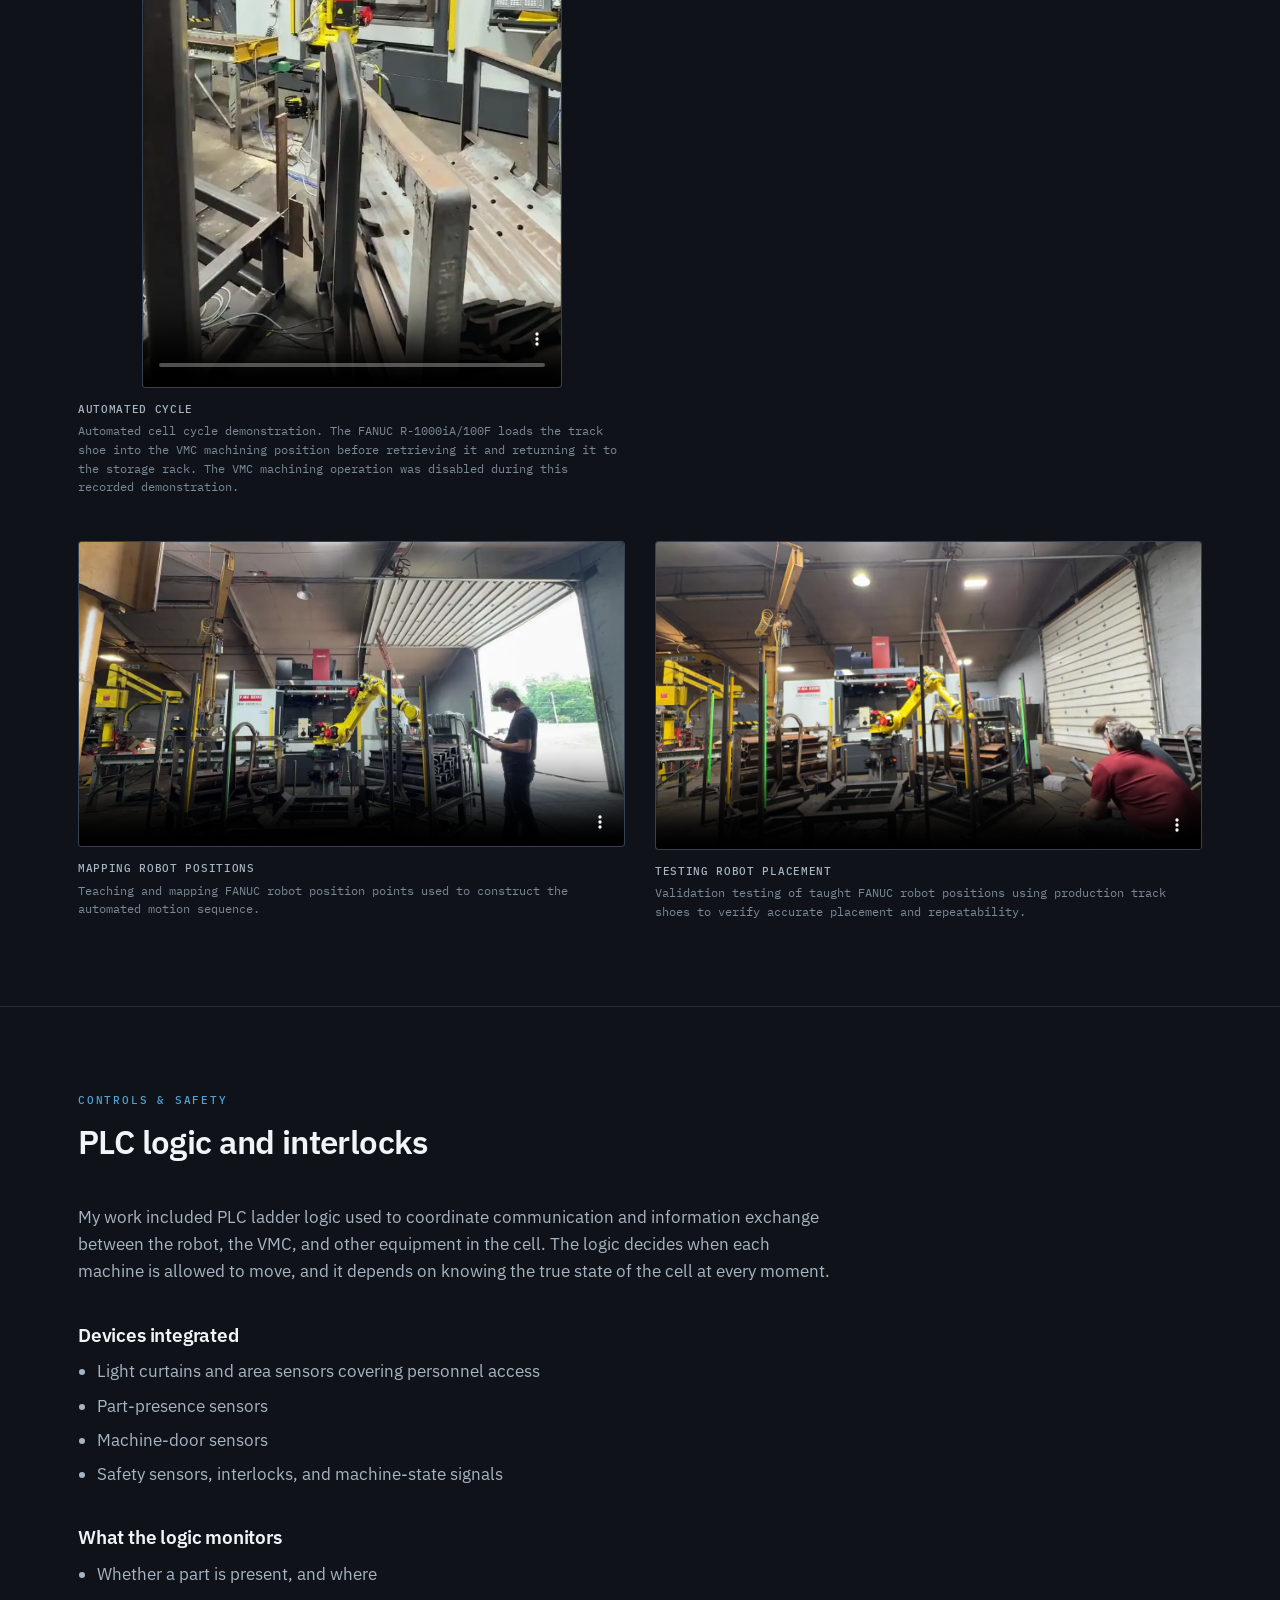
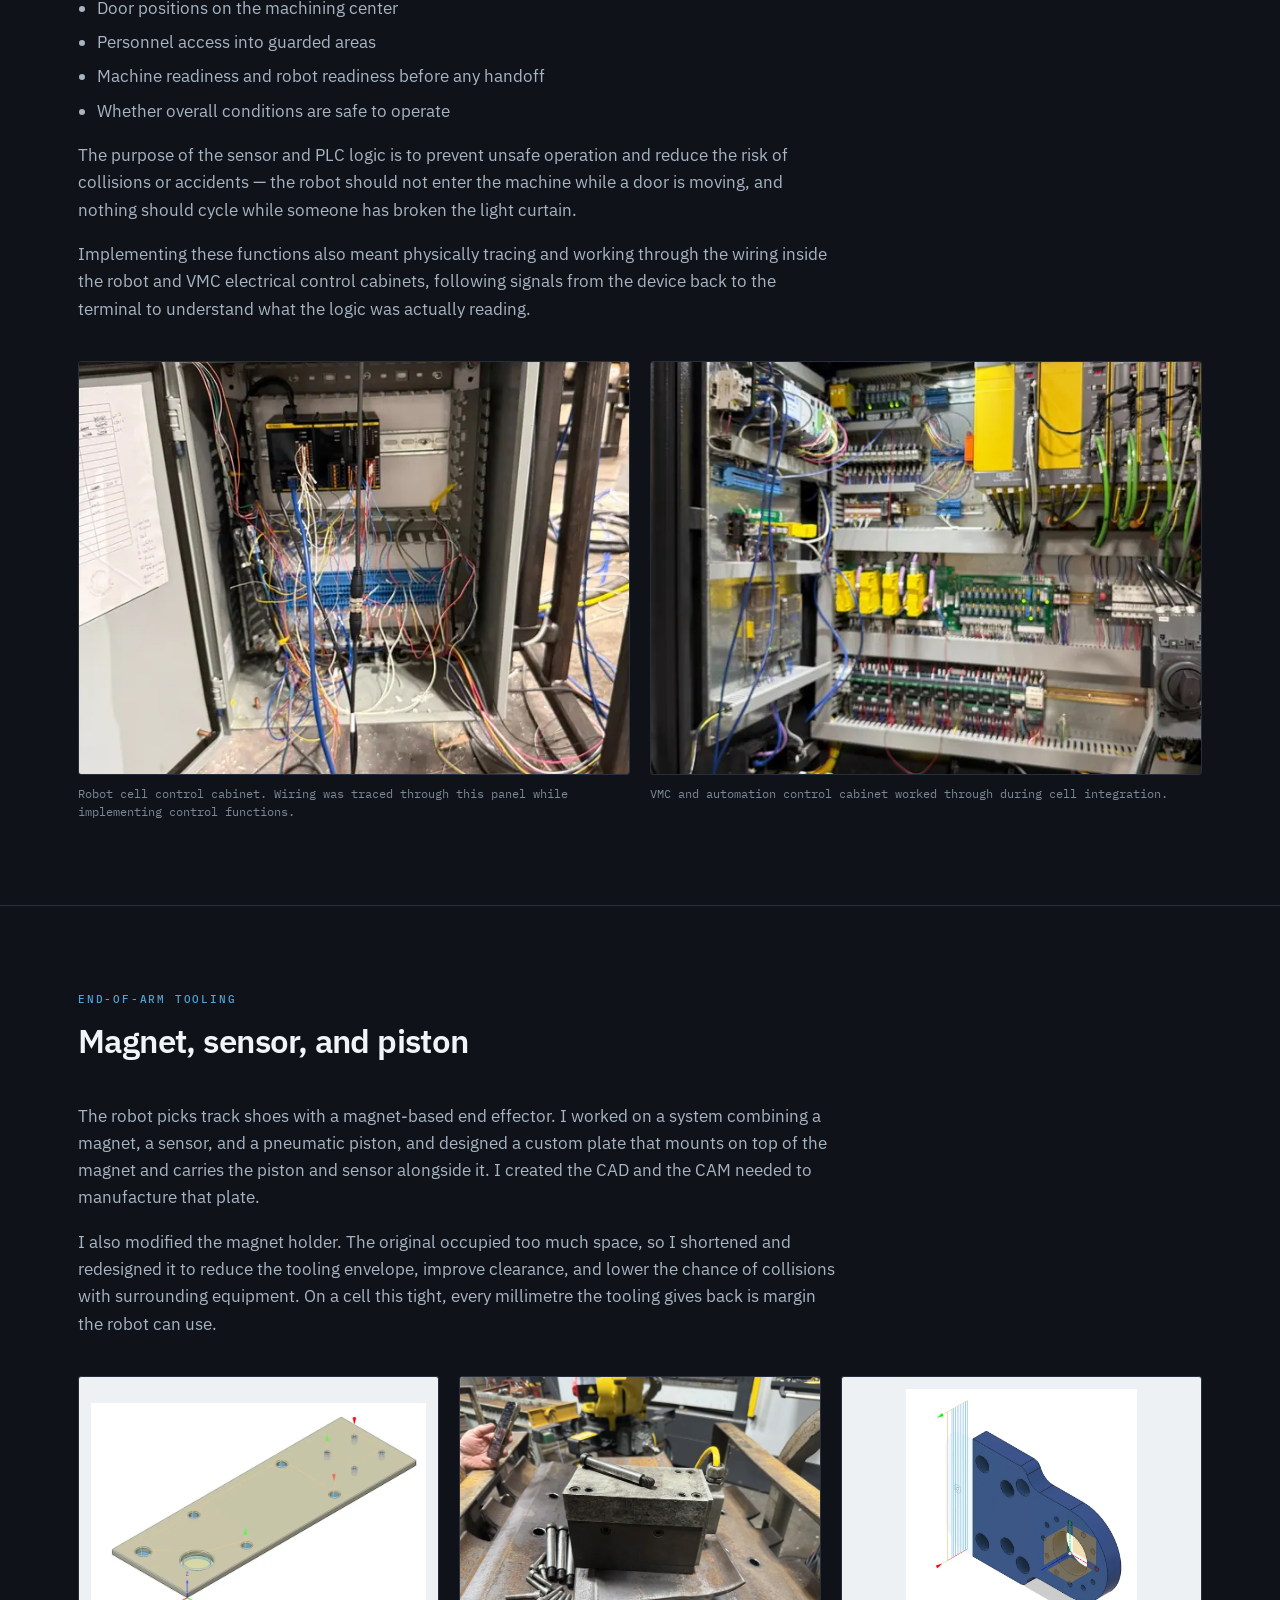
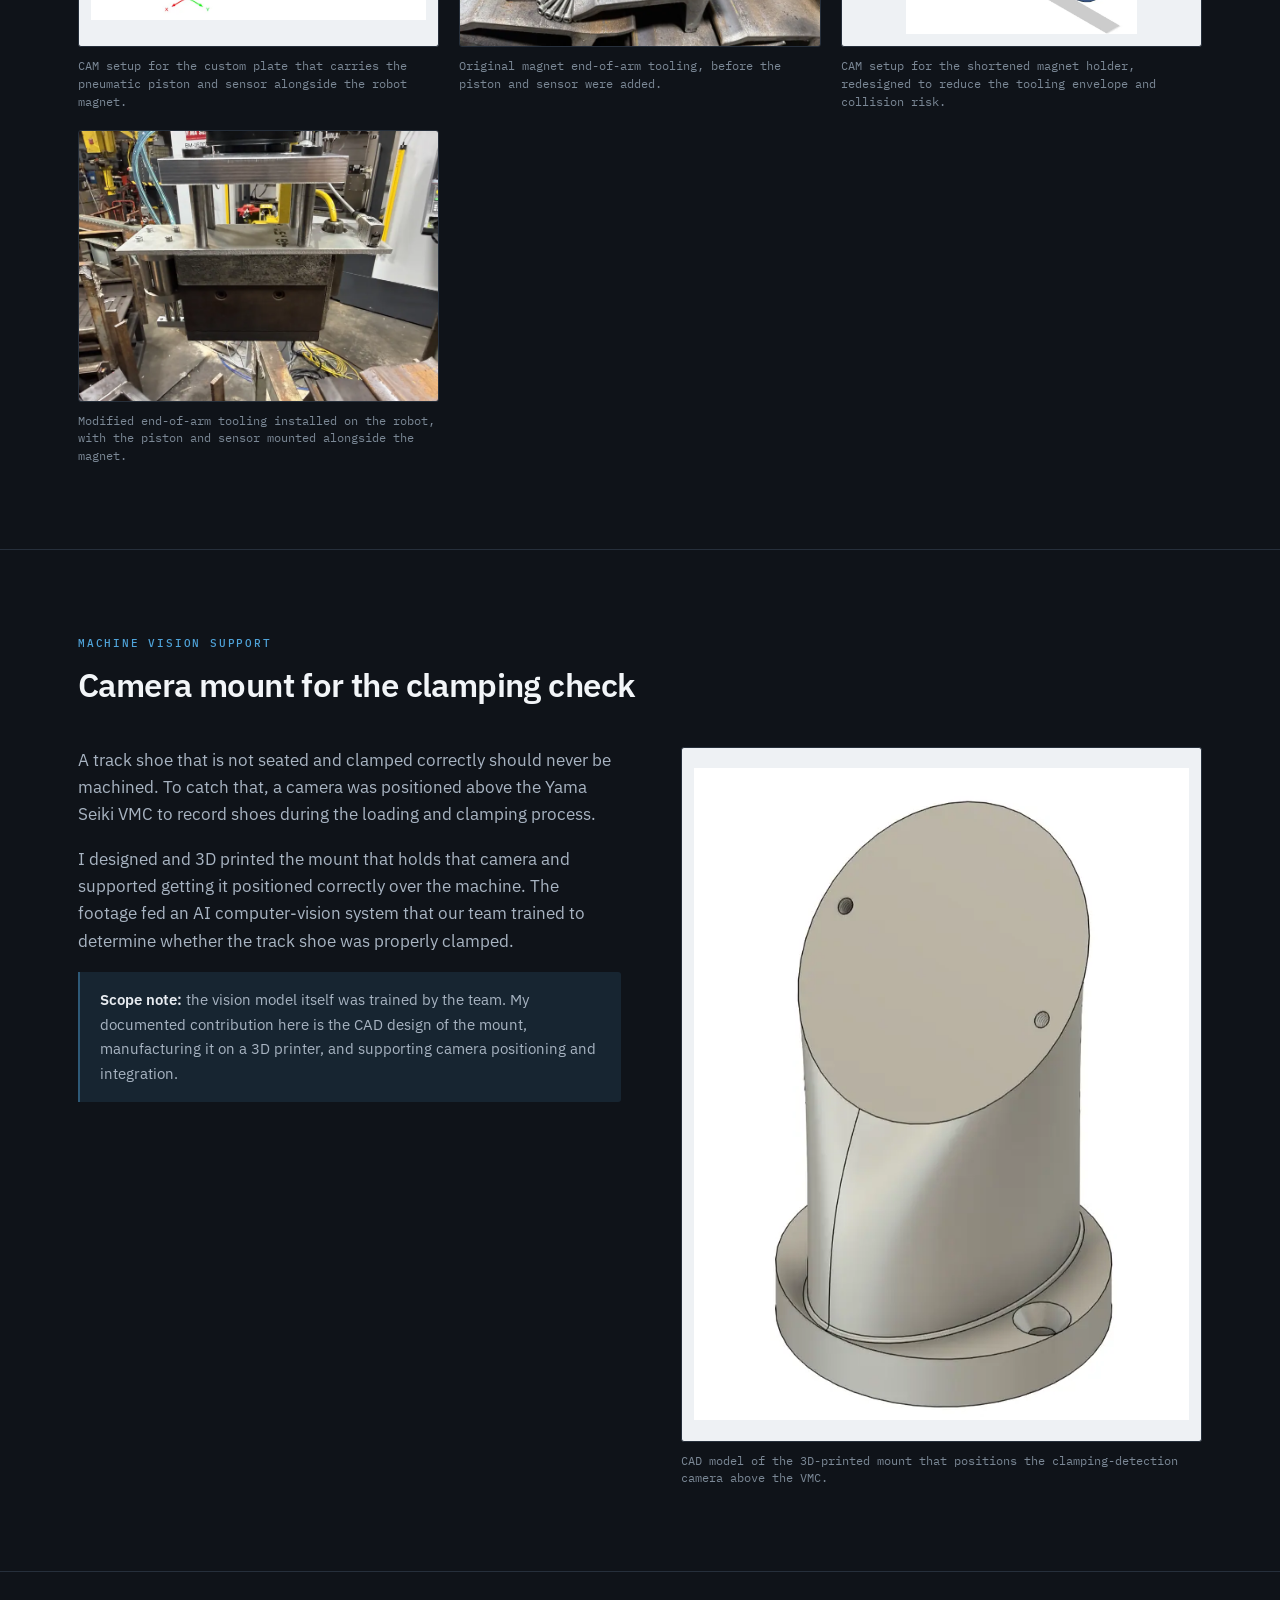
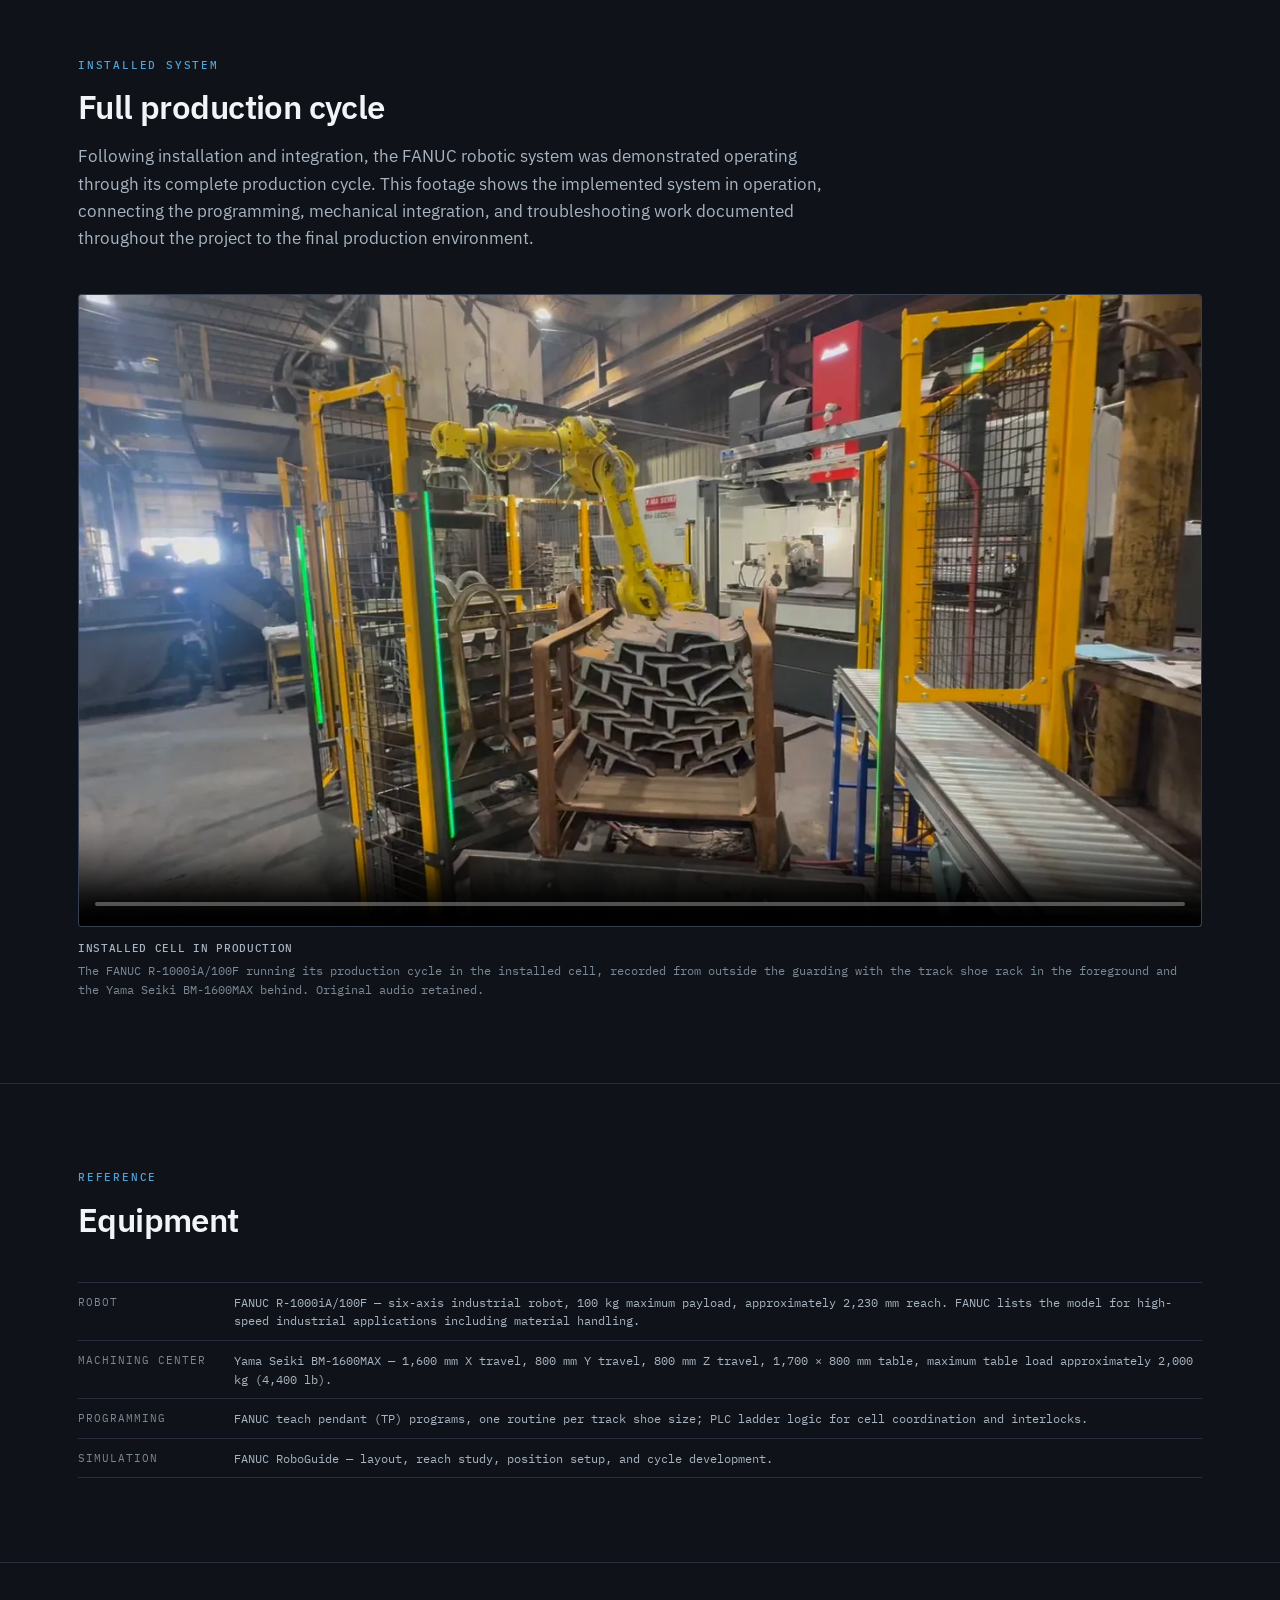
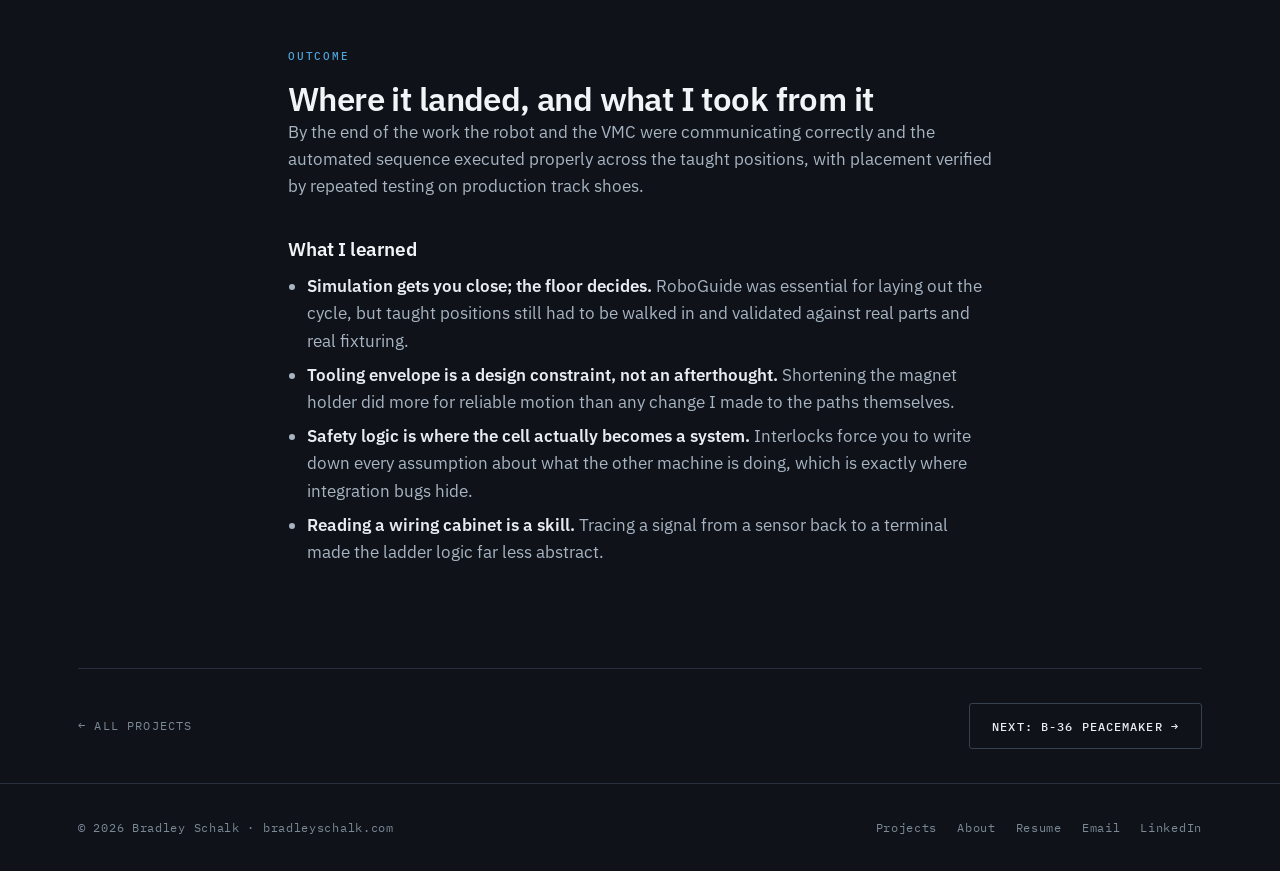
<file: projects/robot-cell.html>
<!DOCTYPE html>
<html lang="en">
<head>
<!-- Google tag (gtag.js) -->
<script async src="https://www.googletagmanager.com/gtag/js?id=G-TMHKS1FG67"></script>
<script>
  window.dataLayer = window.dataLayer || [];
  function gtag(){dataLayer.push(arguments);}
  gtag('js', new Date());

  gtag('config', 'G-TMHKS1FG67');
</script>
<meta charset="utf-8">
<meta name="viewport" content="width=device-width, initial-scale=1">

<title>FANUC Robot &amp; VMC Automated Manufacturing Cell | Bradley Schalk</title>
<meta name="description" content="Programming and integration of an automated manufacturing cell pairing a FANUC R-1000iA/100F six-axis robot with a Yama Seiki BM-1600MAX vertical machining center, including TP programming, RoboGuide simulation, PLC safety logic, and custom end-of-arm tooling.">

<link rel="canonical" href="https://bradleyschalk.com/projects/robot-cell.html">
<meta property="og:site_name" content="bradleyschalk.com">
<meta property="og:type" content="article">
<meta property="og:title" content="FANUC Robot & VMC Automated Manufacturing Cell">
<meta property="og:description" content="Robot programming, PLC safety logic, and custom end-of-arm tooling for an automated track shoe machining cell.">
<meta property="og:image" content="https://bradleyschalk.com/assets/images/og-image.jpg">

<link rel="icon" href="../favicon.svg" type="image/svg+xml">
<link rel="preconnect" href="https://fonts.googleapis.com">
<link rel="preconnect" href="https://fonts.gstatic.com" crossorigin>
<link href="https://fonts.googleapis.com/css2?family=IBM+Plex+Mono:wght@400;500;600&family=IBM+Plex+Sans:wght@400;500;600;700&display=swap" rel="stylesheet">
<link rel="stylesheet" href="../css/styles.css">
</head>

<body>
<a class="skip-link" href="#main">Skip to content</a>

<header class="nav">
  <div class="wrap nav__inner">
    <a class="nav__brand" href="../index.html">
      <span class="nav__mark" aria-hidden="true">BS</span>
      Bradley Schalk
    </a>
    <button class="nav__toggle" type="button" aria-expanded="false" aria-controls="nav-links" aria-label="Toggle navigation">
      <svg class="icon-open" viewBox="0 0 24 24" fill="none" stroke="currentColor" stroke-width="2" aria-hidden="true"><path d="M3 6h18M3 12h18M3 18h18"/></svg>
      <svg class="icon-close" viewBox="0 0 24 24" fill="none" stroke="currentColor" stroke-width="2" aria-hidden="true"><path d="M18 6L6 18M6 6l12 12"/></svg>
    </button>
    <nav class="nav__links" id="nav-links" aria-label="Main">
      <a class="nav__link" href="../index.html">Home</a>
      <a class="nav__link" href="index.html" aria-current="page">Projects</a>
      <a class="nav__link" href="../about.html">About</a>
      <a class="nav__link" href="../resume.html">Resume</a>
      <a class="nav__link" href="../contact.html">Contact</a>
    </nav>
  </div>
</header>

<main id="main">

  <!-- ============================ PAGE HEADER =========================== -->
  <div class="phead">
    <div class="wrap">
      <a class="backlink" href="index.html">&larr; All projects</a>
      <span class="eyebrow">Industrial automation &middot; Controls</span>
      <h1>FANUC Robot &amp; VMC Automated Manufacturing Cell</h1>
      <p class="lead">
        Programmed and helped set up an automated cell in which a FANUC R-1000iA/100F
        six-axis robot moves track shoes between material pickup, a Yama Seiki
        BM-1600MAX vertical machining center, and finished-part storage racks.
      </p>
      <ul class="tags">
        <li class="tag tag--accent">FANUC TP programming</li>
        <li class="tag">RoboGuide</li>
        <li class="tag">PLC ladder logic</li>
        <li class="tag">Sensors &amp; interlocks</li>
        <li class="tag">CAD / CAM</li>
        <li class="tag">3D printing</li>
        <li class="tag">Machine vision</li>
      </ul>

      <dl class="specs">
        <div class="specs__row">
          <dt class="specs__key">Robot</dt>
          <dd class="specs__val">FANUC R-1000iA/100F &mdash; 6-axis, 100 kg payload, approx. 2,230 mm reach</dd>
        </div>
        <div class="specs__row">
          <dt class="specs__key">Machine tool</dt>
          <dd class="specs__val">Yama Seiki BM-1600MAX vertical machining center</dd>
        </div>
        <div class="specs__row">
          <dt class="specs__key">Software</dt>
          <dd class="specs__val">FANUC RoboGuide, FANUC teach pendant (TP), CAD, CAM</dd>
        </div>
        <div class="specs__row">
          <dt class="specs__key">Parts handled</dt>
          <dd class="specs__val">Track shoes &mdash; four sizes, each with its own routine</dd>
        </div>
        <div class="specs__row">
          <dt class="specs__key">My role</dt>
          <dd class="specs__val">Robot programming, position teaching, cycle development, PLC/sensor logic, end-of-arm tooling design</dd>
        </div>
        <div class="specs__row">
          <dt class="specs__key">Context</dt>
          <dd class="specs__val">Engineering Intern, Metamora Industries &mdash; May to Aug 2026</dd>
        </div>
      </dl>
    </div>
  </div>

  <!-- ============================== HERO IMAGE ========================== -->
  <section class="section section--tight">
    <div class="wrap">
      <figure class="phero">
        <img src="../assets/images/robot-cell/cell-overview-full.webp"
             srcset="../assets/images/robot-cell/cell-overview-thumb.webp 820w,
                     ../assets/images/robot-cell/cell-overview-full.webp 1800w"
             sizes="(max-width: 1180px) 94vw, 1124px"
             alt="The automation cell: a yellow FANUC R-1000iA/100F robot mounted between steel material racks, facing the open door of a Yama Seiki vertical machining center."
             width="1800" height="1350" fetchpriority="high" decoding="async">
        <figcaption>The automation cell: FANUC R-1000iA/100F robot, Yama Seiki BM-1600MAX vertical machining center, and track shoe material racks.</figcaption>
      </figure>
    </div>
  </section>

  <!-- ============================== OVERVIEW ============================ -->
  <section class="section">
    <div class="wrap prose">
      <span class="eyebrow">Overview</span>
      <h2>What the cell does</h2>
      <p>
        Track shoes are components used in tracked heavy equipment. In this cell, the
        robot handles them through the full machining loop: picking a raw shoe from the
        conveyor and material racks, loading it into the machining position inside the
        VMC, retrieving it after the operation, and placing it into finished-part storage.
      </p>
      <p>
        The cell runs four different track shoe sizes. Each size has its own set of taught
        positions and its own robot routine, because the pick geometry, the load position
        inside the machine, and the rack placement all change with the part.
      </p>

      <h3>The engineering problem</h3>
      <p>
        A robot and a machining center are two independent machines that do not natively
        know anything about each other. Making them work as one cell means solving three
        things at once: the robot has to reach every position accurately and repeatably,
        the two machines have to exchange state so neither moves while the other is in the
        way, and the whole thing has to stay safe with people working nearby.
      </p>
      <p>
        Track shoes make that harder than a generic pick-and-place. They are heavy, they
        come in four geometries, and the load position inside the machine has to be right
        or the part will not clamp correctly for the operation.
      </p>
    </div>
  </section>

  <!-- ========================= ROBOT PROGRAMMING ======================== -->
  <section class="section">
    <div class="wrap">
      <div class="section__head">
        <span class="eyebrow">Robot programming</span>
        <h2>Teaching the cell to move</h2>
      </div>

      <div class="prose" style="margin-bottom:38px">
        <p>I mapped the robot motion for all four track shoe sizes and wrote separate routines for each. Building those routines meant teaching a large number of TP positions:</p>
        <ul>
          <li><strong>Pickup positions</strong> at the conveyor and material racks</li>
          <li><strong>Approach positions</strong> that stage the tooling before it commits to a move</li>
          <li><strong>Perch and safe positions</strong> the robot can always retreat to</li>
          <li><strong>VMC load and unload positions</strong> inside the machine envelope</li>
          <li><strong>Rack locations</strong> for finished parts</li>
          <li><strong>Travel positions</strong> linking the above without clipping surrounding equipment</li>
        </ul>
        <p>
          I used FANUC RoboGuide for simulation, programming, position setup, and cycle
          development, then developed and tested the cycle on the real cell until the robot
          and the VMC communicated correctly and the sequence ran through properly.
        </p>
      </div>

      <div class="gallery gallery--wide" data-gallery>
        <figure class="shot shot--cad">
          <button class="shot__btn" type="button" data-lightbox data-cad
                  data-full="../assets/images/robot-cell/roboguide-simulation-full.webp">
            <img src="../assets/images/robot-cell/roboguide-simulation-thumb.webp"
                 alt="FANUC RoboGuide simulation showing the robot model, conveyor, and part fixtures laid out in the virtual cell."
                 loading="lazy" decoding="async">
          </button>
          <figcaption>FANUC RoboGuide simulation of the cell, used for programming, position setup, and cycle development.</figcaption>
        </figure>

        <figure class="shot shot--cad">
          <button class="shot__btn" type="button" data-lightbox data-cad
                  data-full="../assets/images/robot-cell/vmc-cad-model-full.webp">
            <img src="../assets/images/robot-cell/vmc-cad-model-thumb.webp"
                 alt="CAD model of the Yama Seiki BM-1600MAX vertical machining center including enclosure and table."
                 loading="lazy" decoding="async">
          </button>
          <figcaption>CAD model of the Yama Seiki BM-1600MAX built for the cell, used to work out layout and reach.</figcaption>
        </figure>
      </div>
    </div>
  </section>

  <!-- =============================== VIDEO ============================== -->
  <section class="section">
    <div class="wrap">
      <div class="section__head">
        <span class="eyebrow">Cell in motion</span>
        <h2>Cycle and commissioning</h2>
        <p>Recorded during development of the cell. Audio has been removed.</p>
      </div>

      <!-- Featured: automated cycle -->
      <div class="videos videos--pair" style="margin-bottom:44px">
        <figure class="vfig vfig--portrait">
          <video controls preload="none" playsinline
                 poster="../assets/videos/cycle-1-poster.webp"
                 width="608" height="1072">
            <source src="../assets/videos/cycle-1.mp4" type="video/mp4">
            Your browser does not support embedded video.
            <a href="../assets/videos/cycle-1.mp4">Download the clip</a>.
          </video>
          <figcaption>
            <b>Automated cycle</b>
            Automated cell cycle demonstration. The FANUC R-1000iA/100F loads the track
            shoe into the VMC machining position before retrieving it and returning it to
            the storage rack. The VMC machining operation was disabled during this
            recorded demonstration.
          </figcaption>
        </figure>

        <div class="prose">
          <h3>Reading the cycle</h3>
          <p>
            The robot approaches the rack, takes the shoe on the magnet, indexes to a
            travel position clear of the surrounding steel, and enters the machine
            envelope to set the part in its machining position.
          </p>
          <p>
            It then withdraws, waits, re-enters to retrieve the shoe, and returns it to
            storage. The machining operation itself is switched off here &mdash; the point
            of the recording is the motion, handoff, and clearance, not metal removal.
          </p>
        </div>
      </div>

      <!-- Commissioning timelapses -->
      <div class="videos videos--pair">
        <figure class="vfig">
          <video controls preload="none" playsinline
                 poster="../assets/videos/mapping-points-poster.webp"
                 width="1280" height="714">
            <source src="../assets/videos/mapping-points.mp4" type="video/mp4">
            Your browser does not support embedded video.
            <a href="../assets/videos/mapping-points.mp4">Download the clip</a>.
          </video>
          <figcaption>
            <b>Mapping robot positions</b>
            Teaching and mapping FANUC robot position points used to construct the
            automated motion sequence.
          </figcaption>
        </figure>

        <figure class="vfig">
          <video controls preload="none" playsinline
                 poster="../assets/videos/testing-placements-poster.webp"
                 width="1280" height="720">
            <source src="../assets/videos/testing-placements.mp4" type="video/mp4">
            Your browser does not support embedded video.
            <a href="../assets/videos/testing-placements.mp4">Download the clip</a>.
          </video>
          <figcaption>
            <b>Testing robot placement</b>
            Validation testing of taught FANUC robot positions using production track shoes
            to verify accurate placement and repeatability.
          </figcaption>
        </figure>
      </div>
    </div>
  </section>

  <!-- ========================= CONTROLS & SAFETY ======================== -->
  <section class="section">
    <div class="wrap">
      <div class="section__head">
        <span class="eyebrow">Controls &amp; safety</span>
        <h2>PLC logic and interlocks</h2>
      </div>

      <div class="prose" style="margin-bottom:38px">
        <p>
          My work included PLC ladder logic used to coordinate communication and
          information exchange between the robot, the VMC, and other equipment in the cell.
          The logic decides when each machine is allowed to move, and it depends on knowing
          the true state of the cell at every moment.
        </p>

        <h3>Devices integrated</h3>
        <ul>
          <li>Light curtains and area sensors covering personnel access</li>
          <li>Part-presence sensors</li>
          <li>Machine-door sensors</li>
          <li>Safety sensors, interlocks, and machine-state signals</li>
        </ul>

        <h3>What the logic monitors</h3>
        <ul>
          <li>Whether a part is present, and where</li>
          <li>Door positions on the machining center</li>
          <li>Personnel access into guarded areas</li>
          <li>Machine readiness and robot readiness before any handoff</li>
          <li>Whether overall conditions are safe to operate</li>
        </ul>

        <p>
          The purpose of the sensor and PLC logic is to prevent unsafe operation and reduce
          the risk of collisions or accidents &mdash; the robot should not enter the machine
          while a door is moving, and nothing should cycle while someone has broken the
          light curtain.
        </p>
        <p>
          Implementing these functions also meant physically tracing and working through
          the wiring inside the robot and VMC electrical control cabinets, following signals
          from the device back to the terminal to understand what the logic was actually
          reading.
        </p>
      </div>

      <div class="gallery gallery--wide" data-gallery>
        <figure class="shot">
          <button class="shot__btn" type="button" data-lightbox
                  data-full="../assets/images/robot-cell/control-cabinet-robot-full.webp">
            <img src="../assets/images/robot-cell/control-cabinet-robot-thumb.webp"
                 alt="Open control cabinet showing a controller, terminal blocks, and bundled field wiring routed out of the enclosure."
                 loading="lazy" decoding="async">
          </button>
          <figcaption>Robot cell control cabinet. Wiring was traced through this panel while implementing control functions.</figcaption>
        </figure>

        <figure class="shot">
          <button class="shot__btn" type="button" data-lightbox
                  data-full="../assets/images/robot-cell/control-cabinet-vmc-full.webp">
            <img src="../assets/images/robot-cell/control-cabinet-vmc-thumb.webp"
                 alt="Machine tool control cabinet with drives, relays, terminal rails, and colour-coded wiring looms."
                 loading="lazy" decoding="async">
          </button>
          <figcaption>VMC and automation control cabinet worked through during cell integration.</figcaption>
        </figure>
      </div>
    </div>
  </section>

  <!-- ========================= END-OF-ARM TOOLING ======================= -->
  <section class="section">
    <div class="wrap">
      <div class="section__head">
        <span class="eyebrow">End-of-arm tooling</span>
        <h2>Magnet, sensor, and piston</h2>
      </div>

      <div class="prose" style="margin-bottom:38px">
        <p>
          The robot picks track shoes with a magnet-based end effector. I worked on a
          system combining a magnet, a sensor, and a pneumatic piston, and designed a custom
          plate that mounts on top of the magnet and carries the piston and sensor alongside
          it. I created the CAD and the CAM needed to manufacture that plate.
        </p>
        <p>
          I also modified the magnet holder. The original occupied too much space, so I
          shortened and redesigned it to reduce the tooling envelope, improve clearance, and
          lower the chance of collisions with surrounding equipment. On a cell this tight,
          every millimetre the tooling gives back is margin the robot can use.
        </p>
      </div>

      <div class="gallery gallery--wide" data-gallery>
        <figure class="shot shot--cad">
          <button class="shot__btn" type="button" data-lightbox data-cad
                  data-full="../assets/images/robot-cell/magnet-plate-cam-full.webp">
            <img src="../assets/images/robot-cell/magnet-plate-cam-thumb.webp"
                 alt="CAM setup showing toolpaths over a rectangular mounting plate with bores and mounting holes."
                 loading="lazy" decoding="async">
          </button>
          <figcaption>CAM setup for the custom plate that carries the pneumatic piston and sensor alongside the robot magnet.</figcaption>
        </figure>

        <figure class="shot">
          <button class="shot__btn" type="button" data-lightbox
                  data-full="../assets/images/robot-cell/eoat-original-full.webp">
            <img src="../assets/images/robot-cell/eoat-original-thumb.webp"
                 alt="Original magnet block resting on a steel track shoe with dowel pins laid out beside it."
                 loading="lazy" decoding="async">
          </button>
          <figcaption>Original magnet end-of-arm tooling, before the piston and sensor were added.</figcaption>
        </figure>

        <figure class="shot shot--cad">
          <button class="shot__btn" type="button" data-lightbox data-cad
                  data-full="../assets/images/robot-cell/magnet-holder-cam-full.webp">
            <img src="../assets/images/robot-cell/magnet-holder-cam-thumb.webp"
                 alt="CAM setup for the shortened magnet holder, showing the reduced-height body and its machining toolpaths."
                 loading="lazy" decoding="async">
          </button>
          <figcaption>CAM setup for the shortened magnet holder, redesigned to reduce the tooling envelope and collision risk.</figcaption>
        </figure>

        <figure class="shot">
          <button class="shot__btn" type="button" data-lightbox
                  data-full="../assets/images/robot-cell/eoat-modified-full.webp">
            <img src="../assets/images/robot-cell/eoat-modified-thumb.webp"
                 alt="Modified end-of-arm tooling mounted on the robot, with the plate supported on two posts above the magnet body."
                 loading="lazy" decoding="async">
          </button>
          <figcaption>Modified end-of-arm tooling installed on the robot, with the piston and sensor mounted alongside the magnet.</figcaption>
        </figure>
      </div>
    </div>
  </section>

  <!-- ======================= CAMERA / CLAMP CHECK ======================= -->
  <section class="section">
    <div class="wrap">
      <div class="section__head">
        <span class="eyebrow">Machine vision support</span>
        <h2>Camera mount for the clamping check</h2>
      </div>

      <div class="hero__grid">
        <div class="prose">
          <p>
            A track shoe that is not seated and clamped correctly should never be machined.
            To catch that, a camera was positioned above the Yama Seiki VMC to record shoes
            during the loading and clamping process.
          </p>
          <p>
            I designed and 3D printed the mount that holds that camera and supported getting
            it positioned correctly over the machine. The footage fed an AI computer-vision
            system that our team trained to determine whether the track shoe was properly
            clamped.
          </p>
          <div class="note">
            <p>
              <strong>Scope note:</strong> the vision model itself was trained by the team.
              My documented contribution here is the CAD design of the mount, manufacturing
              it on a 3D printer, and supporting camera positioning and integration.
            </p>
          </div>
        </div>

        <div class="gallery" data-gallery>
          <figure class="shot shot--cad shot--tall">
            <button class="shot__btn" type="button" data-lightbox data-cad
                    data-full="../assets/images/robot-cell/camera-mount-cad-full.webp">
              <img src="../assets/images/robot-cell/camera-mount-cad-thumb.webp"
                   alt="CAD model of the camera mount: a cylindrical body on a flanged base with an angled face plate on top."
                   loading="lazy" decoding="async">
            </button>
            <figcaption>CAD model of the 3D-printed mount that positions the clamping-detection camera above the VMC.</figcaption>
          </figure>
        </div>
      </div>
    </div>
  </section>

  <!-- ===================== INSTALLED SYSTEM / PRODUCTION ================ -->
  <section class="section">
    <div class="wrap">
      <div class="section__head">
        <span class="eyebrow">Installed system</span>
        <h2>Full production cycle</h2>
        <p>
          Following installation and integration, the FANUC robotic system was
          demonstrated operating through its complete production cycle. This footage shows
          the implemented system in operation, connecting the programming, mechanical
          integration, and troubleshooting work documented throughout the project to the
          final production environment.
        </p>
      </div>

      <div class="videos">
        <figure class="vfig">
          <video controls preload="metadata" playsinline
                 poster="../assets/videos/production-cycle-poster.webp"
                 width="1280" height="720">
            <source src="../assets/videos/production-cycle.mp4" type="video/mp4">
            Your browser does not support embedded video.
            <a href="../assets/videos/production-cycle.mp4">Download the clip</a>.
          </video>
          <figcaption>
            <b>Installed cell in production</b>
            The FANUC R-1000iA/100F running its production cycle in the installed cell,
            recorded from outside the guarding with the track shoe rack in the foreground
            and the Yama Seiki BM-1600MAX behind. Original audio retained.
          </figcaption>
        </figure>
      </div>
    </div>
  </section>

  <!-- ========================= TECHNICAL DETAILS ======================== -->
  <section class="section">
    <div class="wrap">
      <div class="section__head">
        <span class="eyebrow">Reference</span>
        <h2>Equipment</h2>
      </div>

      <dl class="specs">
        <div class="specs__row">
          <dt class="specs__key">Robot</dt>
          <dd class="specs__val">FANUC R-1000iA/100F &mdash; six-axis industrial robot, 100 kg maximum payload, approximately 2,230 mm reach. FANUC lists the model for high-speed industrial applications including material handling.</dd>
        </div>
        <div class="specs__row">
          <dt class="specs__key">Machining center</dt>
          <dd class="specs__val">Yama Seiki BM-1600MAX &mdash; 1,600 mm X travel, 800 mm Y travel, 800 mm Z travel, 1,700 &times; 800 mm table, maximum table load approximately 2,000 kg (4,400 lb).</dd>
        </div>
        <div class="specs__row">
          <dt class="specs__key">Programming</dt>
          <dd class="specs__val">FANUC teach pendant (TP) programs, one routine per track shoe size; PLC ladder logic for cell coordination and interlocks.</dd>
        </div>
        <div class="specs__row">
          <dt class="specs__key">Simulation</dt>
          <dd class="specs__val">FANUC RoboGuide &mdash; layout, reach study, position setup, and cycle development.</dd>
        </div>
      </dl>
    </div>
  </section>

  <!-- ============================== OUTCOME ============================= -->
  <section class="section">
    <div class="wrap prose">
      <span class="eyebrow">Outcome</span>
      <h2>Where it landed, and what I took from it</h2>
      <p>
        By the end of the work the robot and the VMC were communicating correctly and the
        automated sequence executed properly across the taught positions, with placement
        verified by repeated testing on production track shoes.
      </p>

      <h3>What I learned</h3>
      <ul>
        <li>
          <strong>Simulation gets you close; the floor decides.</strong> RoboGuide was
          essential for laying out the cycle, but taught positions still had to be walked
          in and validated against real parts and real fixturing.
        </li>
        <li>
          <strong>Tooling envelope is a design constraint, not an afterthought.</strong>
          Shortening the magnet holder did more for reliable motion than any change I made
          to the paths themselves.
        </li>
        <li>
          <strong>Safety logic is where the cell actually becomes a system.</strong>
          Interlocks force you to write down every assumption about what the other machine
          is doing, which is exactly where integration bugs hide.
        </li>
        <li>
          <strong>Reading a wiring cabinet is a skill.</strong> Tracing a signal from a
          sensor back to a terminal made the ladder logic far less abstract.
        </li>
      </ul>
    </div>
  </section>

  <div class="wrap">
    <nav class="pagenav" aria-label="Project navigation">
      <a class="backlink" style="margin:0" href="index.html">&larr; All projects</a>
      <a class="btn" href="b36-peacemaker.html">Next: B-36 Peacemaker &rarr;</a>
    </nav>
  </div>

</main>

<footer class="footer">
  <div class="wrap footer__inner">
    <span>&copy; <span id="year">2026</span> Bradley Schalk &middot; bradleyschalk.com</span>
    <nav class="footer__links" aria-label="Footer">
      <a href="index.html">Projects</a>
      <a href="../about.html">About</a>
      <a href="../resume.html">Resume</a>
      <a href="mailto:bradschalk06@gmail.com">Email</a>
      <a href="https://www.linkedin.com/in/bradley-schalk" target="_blank" rel="noopener">LinkedIn</a>
    </nav>
  </div>
</footer>

<!-- ============================== LIGHTBOX ============================== -->
<div class="lightbox" id="lightbox" role="dialog" aria-modal="true" aria-label="Image viewer" aria-hidden="true">
  <div class="lightbox__bar">
    <span class="lightbox__count"></span>
    <button class="lb-btn lightbox__close" type="button" aria-label="Close image viewer">
      <svg viewBox="0 0 24 24" fill="none" stroke="currentColor" stroke-width="2" aria-hidden="true"><path d="M18 6L6 18M6 6l12 12"/></svg>
    </button>
  </div>
  <div class="lightbox__stage">
    <button class="lb-btn lightbox__prev" type="button" aria-label="Previous image">
      <svg viewBox="0 0 24 24" fill="none" stroke="currentColor" stroke-width="2" aria-hidden="true"><path d="M15 18l-6-6 6-6"/></svg>
    </button>
    <img alt="">
    <button class="lb-btn lightbox__next" type="button" aria-label="Next image">
      <svg viewBox="0 0 24 24" fill="none" stroke="currentColor" stroke-width="2" aria-hidden="true"><path d="M9 18l6-6-6-6"/></svg>
    </button>
  </div>
  <p class="lightbox__caption"></p>
</div>

<script src="../js/script.js"></script>
<script>document.getElementById("year").textContent = new Date().getFullYear();</script>
</body>
</html>
</file>
<file: css/styles.css>
/* ==========================================================================
   Bradley Schalk — Engineering Portfolio
   Design tokens and shared components.
   Edit colors and spacing here; every page reads from this file.
   ========================================================================== */

:root {
  /* --- Surface ---------------------------------------------------------- */
  --bg:          #0F1319;
  --surface:     #161B23;
  --surface-2:   #1C232D;
  --panel-light: #EEF1F4;   /* backing for CAD/CAM screenshots (white bg) */
  --line:        #262F3B;
  --line-strong: #36404F;

  /* --- Text ------------------------------------------------------------- */
  --text:        #E8ECF1;
  --text-dim:    #A8B4C2;
  --text-faint:  #7B8896;

  /* --- Accent ----------------------------------------------------------
     One restrained accent. To switch to a UIUC orange, change these three
     values to #E84A27 / rgba(232,74,39,.14) / rgba(232,74,39,.42).        */
  --accent:      #4FA3D9;
  --accent-soft: rgba(79, 163, 217, .13);
  --accent-line: rgba(79, 163, 217, .42);

  /* --- Type ------------------------------------------------------------- */
  --font-sans: "IBM Plex Sans", ui-sans-serif, system-ui, -apple-system,
               "Segoe UI", Helvetica, Arial, sans-serif;
  --font-mono: "IBM Plex Mono", ui-monospace, SFMono-Regular, Menlo,
               Consolas, monospace;

  /* --- Layout ----------------------------------------------------------- */
  --wrap:      1180px;
  --wrap-text: 760px;
  --nav-h:     64px;
  --radius:    3px;
}

/* ==========================================================================
   Base
   ========================================================================== */

*, *::before, *::after { box-sizing: border-box; }

html {
  scroll-behavior: smooth;
  scroll-padding-top: calc(var(--nav-h) + 16px);
  -webkit-text-size-adjust: 100%;
}

body {
  margin: 0;
  background: var(--bg);
  color: var(--text);
  font-family: var(--font-sans);
  font-size: 16.5px;
  line-height: 1.65;
  font-weight: 400;
  -webkit-font-smoothing: antialiased;
  text-rendering: optimizeLegibility;
}

img, video { max-width: 100%; display: block; }

a { color: var(--accent); text-decoration: none; }
a:hover { text-decoration: underline; text-underline-offset: 3px; }

h1, h2, h3, h4 {
  margin: 0;
  font-weight: 600;
  line-height: 1.18;
  letter-spacing: -0.018em;
  color: #F2F5F8;
}

h1 { font-size: clamp(2.1rem, 4.6vw, 3.15rem); }
h2 { font-size: clamp(1.55rem, 2.9vw, 2.05rem); }
h3 { font-size: 1.16rem; letter-spacing: -0.01em; }
h4 { font-size: 1rem; letter-spacing: 0; }

p { margin: 0 0 1.05em; }
p:last-child { margin-bottom: 0; }

ul, ol { margin: 0 0 1.05em; padding-left: 1.15em; }
li { margin-bottom: .42em; }
li:last-child { margin-bottom: 0; }

hr { border: 0; border-top: 1px solid var(--line); margin: 0; }

::selection { background: var(--accent-line); color: #fff; }

:focus-visible {
  outline: 2px solid var(--accent);
  outline-offset: 3px;
  border-radius: 2px;
}

.skip-link {
  position: absolute;
  left: 12px;
  top: -60px;
  z-index: 200;
  padding: 10px 16px;
  background: var(--accent);
  color: #06121C;
  font-weight: 600;
  border-radius: var(--radius);
  transition: top .15s ease;
}
.skip-link:focus { top: 12px; text-decoration: none; }

.visually-hidden {
  position: absolute; width: 1px; height: 1px;
  margin: -1px; padding: 0; overflow: hidden;
  clip: rect(0 0 0 0); white-space: nowrap; border: 0;
}

/* ==========================================================================
   Layout primitives
   ========================================================================== */

.wrap {
  width: 100%;
  max-width: var(--wrap);
  margin-left: auto;
  margin-right: auto;
  margin-inline: auto;
  padding-left: 28px;
  padding-right: 28px;
  padding-inline: 28px;
}

.section { padding-block: 84px; }
.section + .section { border-top: 1px solid var(--line); }
.section--tight { padding-block: 60px; }

.section__head { margin-bottom: 42px; max-width: var(--wrap-text); }
.section__head h2 { margin-bottom: .5em; }
.section__head p { color: var(--text-dim); margin-bottom: 0; }

/* Mono label used for eyebrows, captions, and data keys.
   This is the site's main typographic signal — keep it small and spaced. */
.eyebrow {
  display: block;
  font-family: var(--font-mono);
  font-size: .705rem;
  font-weight: 500;
  letter-spacing: .16em;
  text-transform: uppercase;
  color: var(--accent);
  margin-bottom: 14px;
}
.eyebrow--dim { color: var(--text-faint); }

.lead {
  font-size: 1.13rem;
  line-height: 1.6;
  color: var(--text-dim);
}

.prose { max-width: var(--wrap-text); }
.prose h3 { margin: 2.1em 0 .65em; }
.prose h3:first-child { margin-top: 0; }
.prose ul { color: var(--text-dim); }
.prose p { color: var(--text-dim); }
.prose strong { color: var(--text); font-weight: 600; }

/* ==========================================================================
   Buttons
   ========================================================================== */

.btn {
  display: inline-flex;
  align-items: center;
  gap: 9px;
  padding: 12px 22px;
  border: 1px solid var(--line-strong);
  border-radius: var(--radius);
  background: transparent;
  color: var(--text);
  font-family: var(--font-mono);
  font-size: .78rem;
  font-weight: 500;
  letter-spacing: .09em;
  text-transform: uppercase;
  cursor: pointer;
  transition: border-color .15s ease, background-color .15s ease, color .15s ease;
}
.btn:hover { border-color: var(--accent); color: #fff; text-decoration: none; }

.btn--primary {
  background: var(--accent);
  border-color: var(--accent);
  color: #06121C;
  font-weight: 600;
}
.btn--primary:hover { background: #63B2E3; border-color: #63B2E3; color: #06121C; }

.btn-row { display: flex; flex-wrap: wrap; gap: 12px; }

/* ==========================================================================
   Navigation
   ========================================================================== */

.nav {
  position: sticky;
  top: 0;
  z-index: 100;
  height: var(--nav-h);
  background: rgba(15, 19, 25, .88);
  backdrop-filter: saturate(150%) blur(12px);
  -webkit-backdrop-filter: saturate(150%) blur(12px);
  border-bottom: 1px solid var(--line);
}

.nav__inner {
  height: 100%;
  display: flex;
  align-items: center;
  justify-content: space-between;
  gap: 24px;
}

.nav__brand {
  display: flex;
  align-items: center;
  gap: 11px;
  color: var(--text);
  font-weight: 600;
  letter-spacing: -0.01em;
}
.nav__brand:hover { text-decoration: none; color: #fff; }

.nav__mark {
  display: grid;
  place-items: center;
  width: 30px; height: 30px;
  border: 1px solid var(--accent-line);
  border-radius: var(--radius);
  background: var(--accent-soft);
  color: var(--accent);
  font-family: var(--font-mono);
  font-size: .68rem;
  font-weight: 600;
  letter-spacing: .04em;
}

.nav__links { display: flex; align-items: center; gap: 4px; }

.nav__link {
  padding: 8px 13px;
  border-radius: var(--radius);
  color: var(--text-dim);
  font-family: var(--font-mono);
  font-size: .745rem;
  font-weight: 500;
  letter-spacing: .12em;
  text-transform: uppercase;
  transition: color .15s ease, background-color .15s ease;
}
.nav__link:hover { color: var(--text); background: var(--surface-2); text-decoration: none; }
.nav__link[aria-current="page"] { color: var(--accent); }

.nav__toggle {
  display: none;
  width: 40px; height: 40px;
  padding: 0;
  align-items: center;
  justify-content: center;
  background: transparent;
  border: 1px solid var(--line-strong);
  border-radius: var(--radius);
  color: var(--text);
  cursor: pointer;
}
.nav__toggle svg { width: 19px; height: 19px; }
.nav__toggle .icon-close { display: none; }
.nav__toggle[aria-expanded="true"] .icon-open  { display: none; }
.nav__toggle[aria-expanded="true"] .icon-close { display: block; }

/* ==========================================================================
   Hero
   ========================================================================== */

.hero { padding-block: 92px 78px; }

.hero__grid {
  display: grid;
  grid-template-columns: 1.02fr .98fr;
  gap: 60px;
  align-items: start;
}

/* The hero itself is the one place the two columns should centre on each other. */
.hero .hero__grid { align-items: center; }

.hero h1 { margin-bottom: 20px; }

.hero__role {
  font-family: var(--font-mono);
  font-size: .82rem;
  letter-spacing: .1em;
  text-transform: uppercase;
  color: var(--accent);
  margin-bottom: 22px;
}

.hero__lead {
  font-size: 1.1rem;
  line-height: 1.62;
  color: var(--text-dim);
  max-width: 52ch;
  margin-bottom: 32px;
}

.hero__figure {
    margin: 0;
    width: 100%;
    max-width: 320px;
    justify-self: end;
}
/* Portrait photograph, so no fixed ratio box: height follows the image and the
   frame wraps it exactly. A forced aspect-ratio would letterbox a 4:5 photo and
   leave the dark bands this used to show. */
.hero__figure img {
  display: block;
  width: 100%;
  height: auto;
  aspect-ratio: auto;
  object-fit: contain;
  border: 1px solid var(--line-strong);
  border-radius: var(--radius);
}

/* ==========================================================================
   Spec block — mono key/value rows. Used on cards and project pages.
   ========================================================================== */

.specs {
  margin: 0;
  border-top: 1px solid var(--line);
  font-family: var(--font-mono);
  font-size: .775rem;
  line-height: 1.5;
}

.specs__row {
  display: grid;
  grid-template-columns: 138px 1fr;
  gap: 18px;
  padding: 10px 0;
  border-bottom: 1px solid var(--line);
}

.specs__key {
  color: var(--text-faint);
  letter-spacing: .09em;
  text-transform: uppercase;
  font-size: .705rem;
  padding-top: 1px;
}
.specs__val { color: var(--text-dim); margin: 0; }

/* ==========================================================================
   Tags
   ========================================================================== */

.tags { display: flex; flex-wrap: wrap; gap: 7px; list-style: none; margin: 0; padding: 0; }

.tag {
  display: inline-block;
  padding: 4px 10px;
  border: 1px solid var(--line-strong);
  border-radius: 2px;
  background: var(--surface);
  color: var(--text-dim);
  font-family: var(--font-mono);
  font-size: .69rem;
  letter-spacing: .07em;
  text-transform: uppercase;
  margin: 0;
}
.tag--accent { border-color: var(--accent-line); background: var(--accent-soft); color: var(--accent); }

/* ==========================================================================
   Project cards 
   ========================================================================== */

/* align-items: start is what keeps a short card short. Grid items stretch to
   the row height by default, which combined with `.pcard__foot { margin-top:
   auto }` was pushing the tags of shorter cards to the bottom of a tall row and
   leaving a dead band in between. Cards now size to their own content. */
.pgrid {
  display: grid;
  grid-template-columns: repeat(2, 1fr);
  gap: 26px;
  align-items: start;
}

/* Independent column stacks.
   A plain two-column grid shares row heights across columns, so a short card
   is pinned to a row sized by its taller neighbour and the gap underneath it
   grows. Each column is its own flex stack instead, so a card only ever waits
   for the card directly above it in the SAME column. The flagship card stays a
   direct grid child and still spans both columns. */
.pcol {
  display: flex;
  flex-direction: column;
  gap: 26px;
  min-width: 0;
}

.pcard {
  display: flex;
  flex-direction: column;
  background: var(--surface);
  border: 1px solid var(--line);
  border-radius: var(--radius);
  overflow: hidden;
  transition: border-color .18s ease, transform .18s ease;
}
.pcard:hover { border-color: var(--line-strong); transform: translateY(-2px); }
.pcard:focus-within { border-color: var(--accent); }

.pcard__media { position: relative; background: var(--surface-2); }
.pcard__media img {
  width: 100%;
  aspect-ratio: 16 / 10;
  object-fit: cover;
}
/* Homepage fabrication project image */
.pcard__media img.fabrication-card-img {
  aspect-ratio: 16 / 9;
  object-fit: cover;
  object-position: center 45%;
}
/* CAD renders keep the white canvas they were exported on. A white block
   inside a dark card is intentional — it separates engineering documentation
   from site photography, and it means the geometry is shown exactly as
   exported rather than cut out of its background. */
.pcard__media--contain,
.pcard__media--cad { background: #FFFFFF; }
.pcard__media--contain img,
.pcard__media--cad img { object-fit: contain; padding: 12px; }
.pcard__media--cad img { aspect-ratio: 4 / 3; }

/* Dark `contain` — for photographs and renders whose full geometry has to
   read at card size but which carry their own background (sky, benchtop). */
.pcard__media--fit { background: var(--surface-2); }
.pcard__media--fit img { object-fit: contain; padding: 8px; }

/* Frame shapes, chosen per project to sit close to the media's own ratio so
   `contain` leaves as little dead space as possible. */
.pcard__media--cine img {
    height: 285px;
    aspect-ratio: auto;
    object-fit: contain;
    object-position: center;
}

.pcard__media--wide img {
    height: 305px;
    aspect-ratio: auto;
    object-fit: contain;
    object-position: center;
}   

/* About portrait. The source is 1244x1555 (4:5), so the frame is set to the
   same ratio: `contain` then fills it exactly with no letterboxing and no
   crop. Capped in width so it sits with the information block beneath it. */
/* The frame wraps the photograph rather than boxing it: height is driven by
   the image, so there is no dark area above or below it and no forced card
   height. The details block sits one normal gap underneath. */
.portrait { margin: 0 0 22px; }
.portrait img {
  display: block;
  width: 100%;
  max-width: 300px;
  height: auto;
  aspect-ratio: auto;
  min-height: 0;
  object-fit: contain;
  margin-inline: auto;
  border: 1px solid var(--line-strong);
  border-radius: var(--radius);
}

/* Portrait + details are one compact stack pinned to the top of the column,
   level with the Background heading, rather than centred against the much
   longer text on the left. */
.about-side { align-self: start; }

.pcard__body { padding: 24px 24px 26px; display: flex; flex-direction: column; flex: 1; }
.pcard__body .eyebrow { margin-bottom: 10px; }

.pcard__title { font-size: 1.24rem; margin-bottom: 10px; }
.pcard__title a { color: inherit; }
.pcard__title a:hover { color: var(--accent); text-decoration: none; }
/* Make the whole card clickable while keeping a real, focusable link. */
.pcard__title a::after { content: ""; position: absolute; inset: 0; }
.pcard { position: relative; }

.pcard__desc { color: var(--text-dim); font-size: .95rem; margin-bottom: 18px; }
.pcard__foot { margin-top: auto; }

/* Flagship card: full width, media beside content */
.pcard--flagship { grid-column: 1 / -1; }

@media (min-width: 861px) {
  .pcard--flagship { flex-direction: row; align-items: stretch; }
  .pcard--flagship .pcard__media { flex: 1 1 54%; min-width: 0; }
  .pcard--flagship .pcard__media img { height: 100%; aspect-ratio: auto; min-height: 340px; }
  .pcard--flagship .pcard__media--fit img { object-fit: contain; }
  .pcard--flagship .pcard__body { flex: 1 1 46%; justify-content: center; padding: 34px 32px; }
  .pcard--flagship .pcard__title { font-size: 1.52rem; }
}

/* ==========================================================================
   Galleries
   ========================================================================== */

.gallery {
  display: grid;
  grid-template-columns: repeat(auto-fit, minmax(258px, 1fr));
  gap: 20px;
}
.gallery--wide { grid-template-columns: repeat(auto-fit, minmax(340px, 1fr)); }
.gallery--parts { grid-template-columns: repeat(auto-fill, minmax(192px, 1fr)); gap: 16px; }

.shot { margin: 0; }

.shot__btn {
  display: block;
  width: 100%;
  padding: 0;
  border: 1px solid var(--line);
  border-radius: var(--radius);
  background: var(--surface-2);
  cursor: zoom-in;
  overflow: hidden;
  transition: border-color .15s ease;
}
.shot__btn:hover { border-color: var(--accent); }

.shot__btn img {
  width: 100%;
  aspect-ratio: 4 / 3;
  object-fit: cover;
  transition: opacity .15s ease;
}
.shot__btn:hover img { opacity: .9; }

/* CAD/CAM screenshots have white backgrounds — seat them on a light panel
   and contain rather than crop, so geometry is never cut off. */
.shot--cad .shot__btn { background: var(--panel-light); }
.shot--cad .shot__btn img { object-fit: contain; padding: 12px; }

.shot--tall .shot__btn img { aspect-ratio: 3 / 4; }

.shot figcaption {
  margin-top: 10px;
  font-family: var(--font-mono);
  font-size: .735rem;
  line-height: 1.5;
  color: var(--text-faint);
}

/* ==========================================================================
   Comparison rail — CAD -> machined -> assembled, and problem -> result.
   Order carries real meaning here, so the connector is part of the content.
   ========================================================================== */

.rail {
  display: grid;
  grid-template-columns: repeat(auto-fit, minmax(190px, 1fr));
  gap: 0;
  border: 1px solid var(--line);
  border-radius: var(--radius);
  background: var(--surface);
  overflow: hidden;
}

.rail__step { padding: 22px 24px; border-right: 1px solid var(--line); }
.rail__step:last-child { border-right: 0; }

.rail__num {
  display: block;
  font-family: var(--font-mono);
  font-size: .68rem;
  letter-spacing: .14em;
  text-transform: uppercase;
  color: var(--accent);
  margin-bottom: 9px;
}
.rail__step h4 { margin-bottom: 6px; }
.rail__step p {
  margin: 0;
  font-size: .875rem;
  line-height: 1.55;
  color: var(--text-faint);
}

@media (max-width: 640px) {
  .rail__step { border-right: 0; border-bottom: 1px solid var(--line); }
  .rail__step:last-child { border-bottom: 0; }
}

/* ==========================================================================
   Metrics — measured results. Used where real numbers exist and matter.
   ========================================================================== */

.metrics {
  display: grid;
  grid-template-columns: repeat(auto-fit, minmax(200px, 1fr));
  gap: 1px;
  background: var(--line);
  border: 1px solid var(--line);
  border-radius: var(--radius);
}

.metric { background: var(--bg); padding: 28px 26px; }

.metric__value {
  display: block;
  font-family: var(--font-mono);
  font-size: clamp(2rem, 4.6vw, 2.75rem);
  font-weight: 500;
  line-height: 1.05;
  letter-spacing: -0.02em;
  color: var(--accent);
  margin-bottom: 10px;
}

.metric__unit {
  font-size: .42em;
  font-weight: 500;
  letter-spacing: .08em;
  text-transform: uppercase;
  color: var(--text-dim);
  margin-left: .38em;
}

.metric__label {
  display: block;
  font-family: var(--font-mono);
  font-size: .705rem;
  letter-spacing: .14em;
  text-transform: uppercase;
  color: var(--text-faint);
}

/* ==========================================================================
   Video
   ========================================================================== */

.videos { display: grid; gap: 30px; }
.videos--pair { grid-template-columns: repeat(auto-fit, minmax(300px, 1fr)); align-items: start; }

.vfig { margin: 0; }

.vfig video {
  width: 100%;
  height: auto;
  background: #000;
  border: 1px solid var(--line-strong);
  border-radius: var(--radius);
}

/* The cycle and placement clips are portrait phone footage. Cap their width
   so the browser never upscales them past their native resolution. */
.vfig--portrait video { max-width: 420px; margin-inline: auto; }

.vfig figcaption {
  margin-top: 12px;
  font-family: var(--font-mono);
  font-size: .755rem;
  line-height: 1.55;
  color: var(--text-faint);
}
.vfig figcaption b {
  display: block;
  color: var(--text-dim);
  font-weight: 500;
  letter-spacing: .06em;
  text-transform: uppercase;
  font-size: .705rem;
  margin-bottom: 5px;
}

/* ==========================================================================
   Skills
   ========================================================================== */

.skills { display: grid; grid-template-columns: repeat(auto-fit, minmax(238px, 1fr)); gap: 1px; background: var(--line); border: 1px solid var(--line); border-radius: var(--radius); }

.skills__group { background: var(--bg); padding: 26px 24px; }
.skills__group h3 {
  font-family: var(--font-mono);
  font-size: .73rem;
  font-weight: 500;
  letter-spacing: .13em;
  text-transform: uppercase;
  color: var(--accent);
  margin-bottom: 14px;
}
.skills__group ul { list-style: none; margin: 0; padding: 0; }
.skills__group li {
  color: var(--text-dim);
  font-size: .915rem;
  padding: 5px 0;
  border-bottom: 1px solid rgba(38, 47, 59, .6);
}
.skills__group li:last-child { border-bottom: 0; }

/* ==========================================================================
   Contact
   ========================================================================== */

.contact-grid { display: grid; grid-template-columns: repeat(auto-fit, minmax(232px, 1fr)); gap: 18px; }

.contact-card {
  display: block;
  padding: 24px;
  background: var(--surface);
  border: 1px solid var(--line);
  border-radius: var(--radius);
  color: var(--text);
  transition: border-color .15s ease, background-color .15s ease;
}
.contact-card:hover { border-color: var(--accent); background: var(--surface-2); text-decoration: none; }
.contact-card .eyebrow { margin-bottom: 8px; }
.contact-card span.value {
  display: block;
  font-family: var(--font-mono);
  font-size: .875rem;
  color: var(--text-dim);
  word-break: break-word;
}

/* ==========================================================================
   Page header (project + interior pages)
   ========================================================================== */

.phead { padding-block: 58px 44px; border-bottom: 1px solid var(--line); }
.phead h1 { margin-bottom: 18px; }
.phead .lead { max-width: 66ch; margin-bottom: 26px; }
.phead .tags { margin-bottom: 30px; }

.backlink {
  display: inline-flex;
  align-items: center;
  gap: 8px;
  font-family: var(--font-mono);
  font-size: .735rem;
  letter-spacing: .1em;
  text-transform: uppercase;
  color: var(--text-faint);
  margin-bottom: 26px;
}
.backlink:hover { color: var(--accent); text-decoration: none; }

.phero { margin: 0 0 6px; }
.phero img {
  width: 100%;
  border: 1px solid var(--line-strong);
  border-radius: var(--radius);
  aspect-ratio: 16 / 9;
  object-fit: cover;
}
.phero--natural img {
  aspect-ratio: auto;
  max-height: 640px;
  object-fit: contain;
  background: var(--surface);
}

.phero figcaption {
  margin-top: 10px;
  font-family: var(--font-mono);
  font-size: .735rem;
  color: var(--text-faint);
}

.pagenav {
  display: flex;
  flex-wrap: wrap;
  gap: 14px;
  justify-content: space-between;
  align-items: center;
  padding-block: 34px;
  border-top: 1px solid var(--line);
}

/* ==========================================================================
   Notes / callouts
   ========================================================================== */

.note {
  border-left: 2px solid var(--accent-line);
  background: var(--accent-soft);
  padding: 16px 20px;
  border-radius: 0 var(--radius) var(--radius) 0;
  font-size: .93rem;
  color: var(--text-dim);
}
.note p { margin-bottom: .6em; }
.note p:last-child { margin-bottom: 0; }

/* ==========================================================================
   Footer
   ========================================================================== */

.footer { border-top: 1px solid var(--line); padding-block: 34px; }
.footer__inner {
  display: flex;
  flex-wrap: wrap;
  gap: 16px;
  justify-content: space-between;
  align-items: center;
  font-family: var(--font-mono);
  font-size: .73rem;
  letter-spacing: .06em;
  color: var(--text-faint);
}
.footer__links { display: flex; flex-wrap: wrap; gap: 20px; }
.footer__links a { color: var(--text-faint); }
.footer__links a:hover { color: var(--accent); }

/* ==========================================================================
   Lightbox
   ========================================================================== */

.lightbox {
  position: fixed;
  inset: 0;
  z-index: 200;
  display: none;
  background: rgba(8, 11, 15, .95);
  backdrop-filter: blur(4px);
  -webkit-backdrop-filter: blur(4px);
}
.lightbox[open], .lightbox.is-open { display: grid; grid-template-rows: auto 1fr auto; }

.lightbox__bar {
  display: flex;
  align-items: center;
  justify-content: space-between;
  gap: 16px;
  padding: 14px 20px;
  border-bottom: 1px solid var(--line);
}

.lightbox__count {
  font-family: var(--font-mono);
  font-size: .74rem;
  letter-spacing: .12em;
  color: var(--text-faint);
}

.lightbox__stage {
  position: relative;
  display: grid;
  place-items: center;
  padding: 22px;
  min-height: 0;
}
.lightbox__stage img {
  max-width: 100%;
  max-height: 100%;
  width: auto;
  height: auto;
  object-fit: contain;
  border-radius: var(--radius);
}
/* White-background CAD art needs a light backing so it reads as a drawing. */
.lightbox__stage img.is-cad { background: var(--panel-light); padding: 8px; }

.lightbox__caption {
  padding: 16px 22px 26px;
  text-align: center;
  font-family: var(--font-mono);
  font-size: .8rem;
  line-height: 1.55;
  color: var(--text-dim);
  max-width: 78ch;
  margin-inline: auto;
}

.lb-btn {
  display: grid;
  place-items: center;
  width: 42px; height: 42px;
  padding: 0;
  background: rgba(28, 35, 45, .82);
  border: 1px solid var(--line-strong);
  border-radius: var(--radius);
  color: var(--text);
  cursor: pointer;
  transition: border-color .15s ease, background-color .15s ease;
}
.lb-btn:hover { border-color: var(--accent); background: var(--surface-2); }
.lb-btn svg { width: 20px; height: 20px; }

.lightbox__prev, .lightbox__next {
  position: absolute;
  top: 50%;
  transform: translateY(-50%);
  z-index: 2;
}
.lightbox__prev { left: 18px; }
.lightbox__next { right: 18px; }

body.lb-open { overflow: hidden; }

/* ==========================================================================
   Responsive
   ========================================================================== */

@media (max-width: 980px) {
    .hero__grid {
        grid-template-columns: 1fr;
        gap: 40px;
    }

    .hero {
        padding-block: 62px 56px;
    }

    /* keep the portrait compact and centred once the hero stacks — a
       full-width portrait photo would be enormous on a phone */
    .hero__figure {
        max-width: 260px;
        justify-self: center;
        margin-inline: auto;
    }
}

@media (max-width: 860px) {
  .pgrid { grid-template-columns: 1fr; }
  /* display:contents lifts the cards out of their columns so they stack as a
     single list in source order, with the grid's own gap between them. */
  .pcol { display: contents; }
  .section { padding-block: 62px; }

  .nav__toggle { display: inline-grid; }
  .nav__links {
    position: absolute;
    top: var(--nav-h);
    left: 0;
    right: 0;
    display: none;
    flex-direction: column;
    align-items: stretch;
    gap: 0;
    padding: 10px 18px 18px;
    background: var(--bg);
    border-bottom: 1px solid var(--line);
  }
  .nav__links.is-open { display: flex; }
  .nav__link { padding: 13px 8px; border-bottom: 1px solid var(--line); font-size: .8rem; }
  .nav__links .btn { margin-top: 14px; justify-content: center; }
}

@media (max-width: 640px) {
  body { font-size: 16px; }
  .wrap { padding-left: 20px; padding-right: 20px; padding-inline: 20px; }
  .section { padding-block: 52px; }
  .hero { padding-block: 46px 44px; }

  .specs__row { grid-template-columns: 1fr; gap: 3px; padding: 11px 0; }

  .portrait img { max-width: 240px; }
  .hero__figure { max-width: 240px; }

  /* keep every card frame landscape and modest on a narrow screen */
  .pcard__media img { aspect-ratio: 16 / 10; }
  .pcard__media--cine img {
        height: auto;
        aspect-ratio: 16 / 9;
    }

  .pcard__media--wide img {
        height: auto;
        aspect-ratio: 4 / 3;
    }

  .pcard__media--cad img {
        aspect-ratio: 4 / 3;
    }

  .gallery, .gallery--wide { grid-template-columns: 1fr; }
  .gallery--parts { grid-template-columns: repeat(auto-fill, minmax(148px, 1fr)); }

  .videos--pair { grid-template-columns: 1fr; }
  .vfig--portrait video { max-width: 100%; }

  .lightbox__prev { left: 10px; }
  .lightbox__next { right: 10px; }
  .lb-btn { width: 38px; height: 38px; }
  .lightbox__stage { padding: 12px; }

  .btn { padding: 11px 18px; font-size: .74rem; }
  .btn-row .btn { flex: 1 1 auto; justify-content: center; }
}

/* ==========================================================================
   Motion / print
   ========================================================================== */

@media (prefers-reduced-motion: reduce) {
  html { scroll-behavior: auto; }
  *, *::before, *::after {
    animation-duration: .001ms !important;
    animation-iteration-count: 1 !important;
    transition-duration: .001ms !important;
  }
  .pcard:hover { transform: none; }
}

@media print {
  .nav, .footer, .lightbox, .btn-row { display: none; }
  body { background: #fff; color: #000; }
}
</file>
